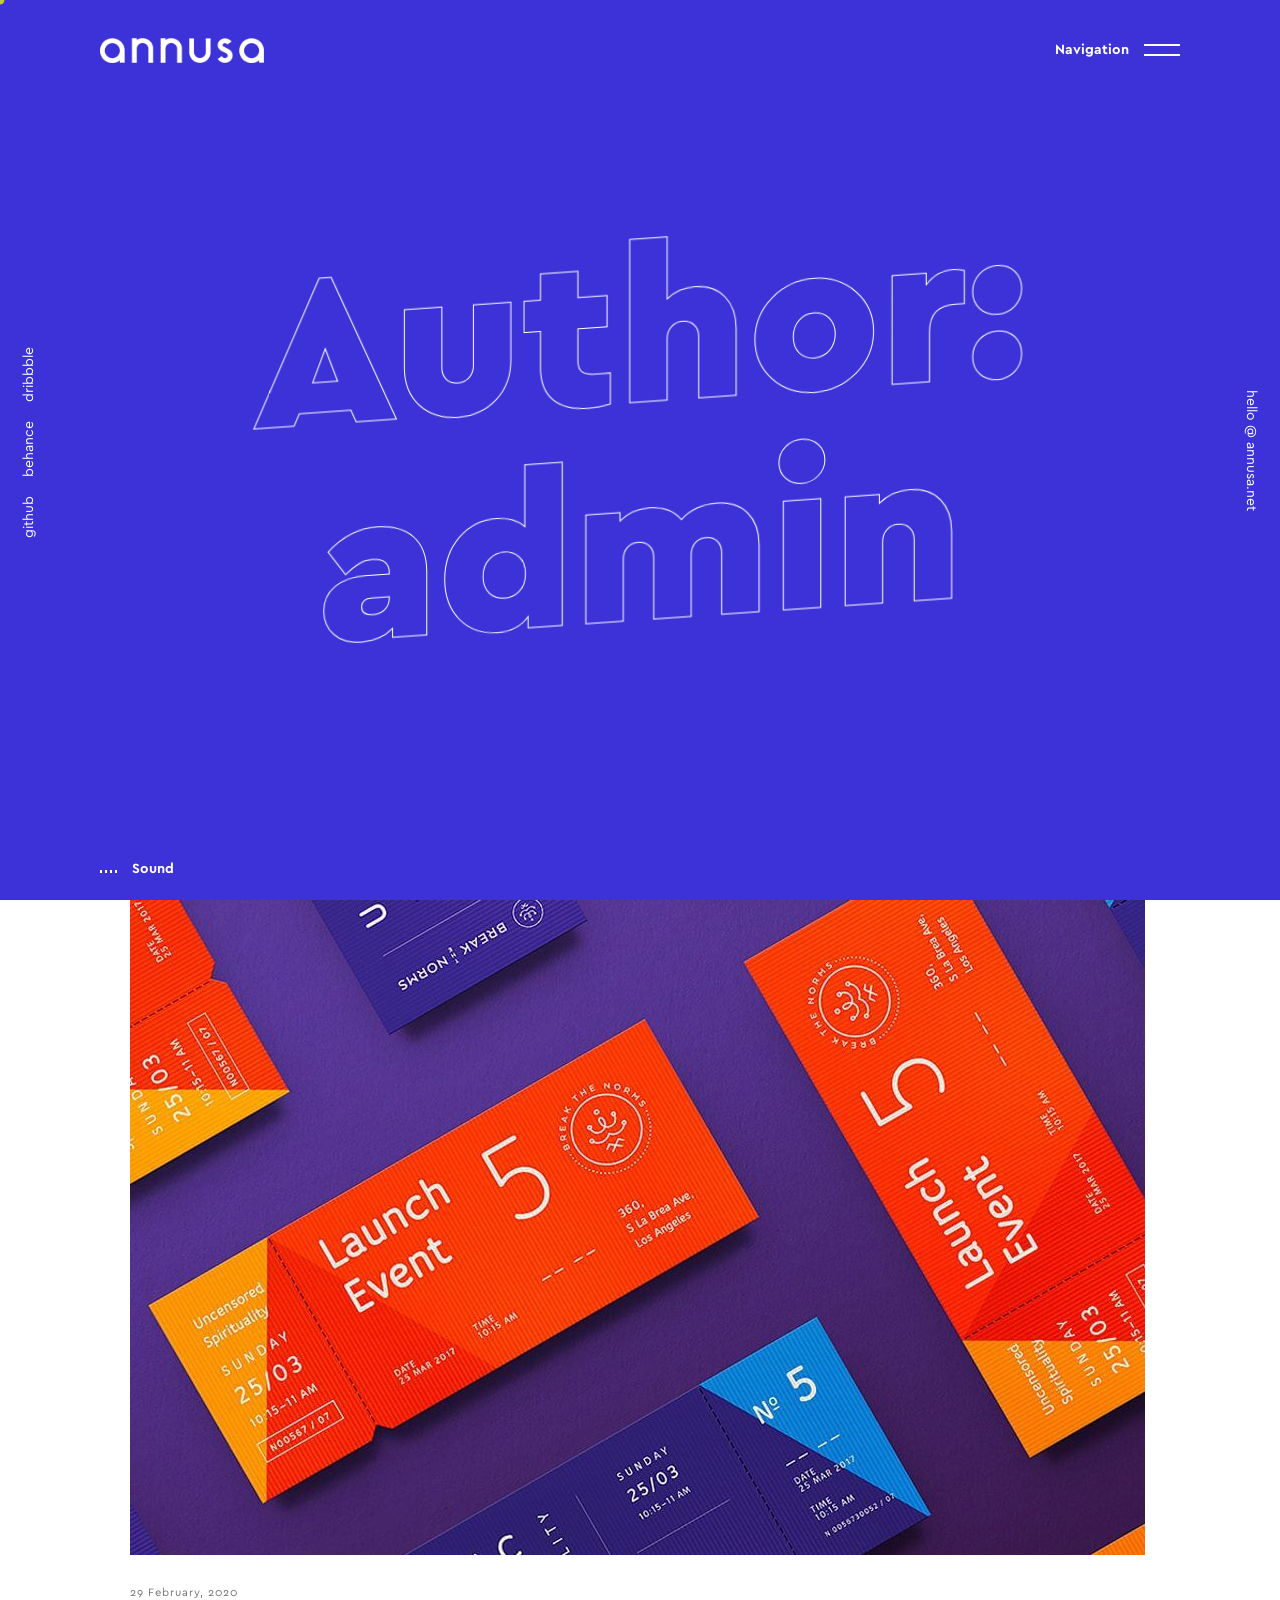
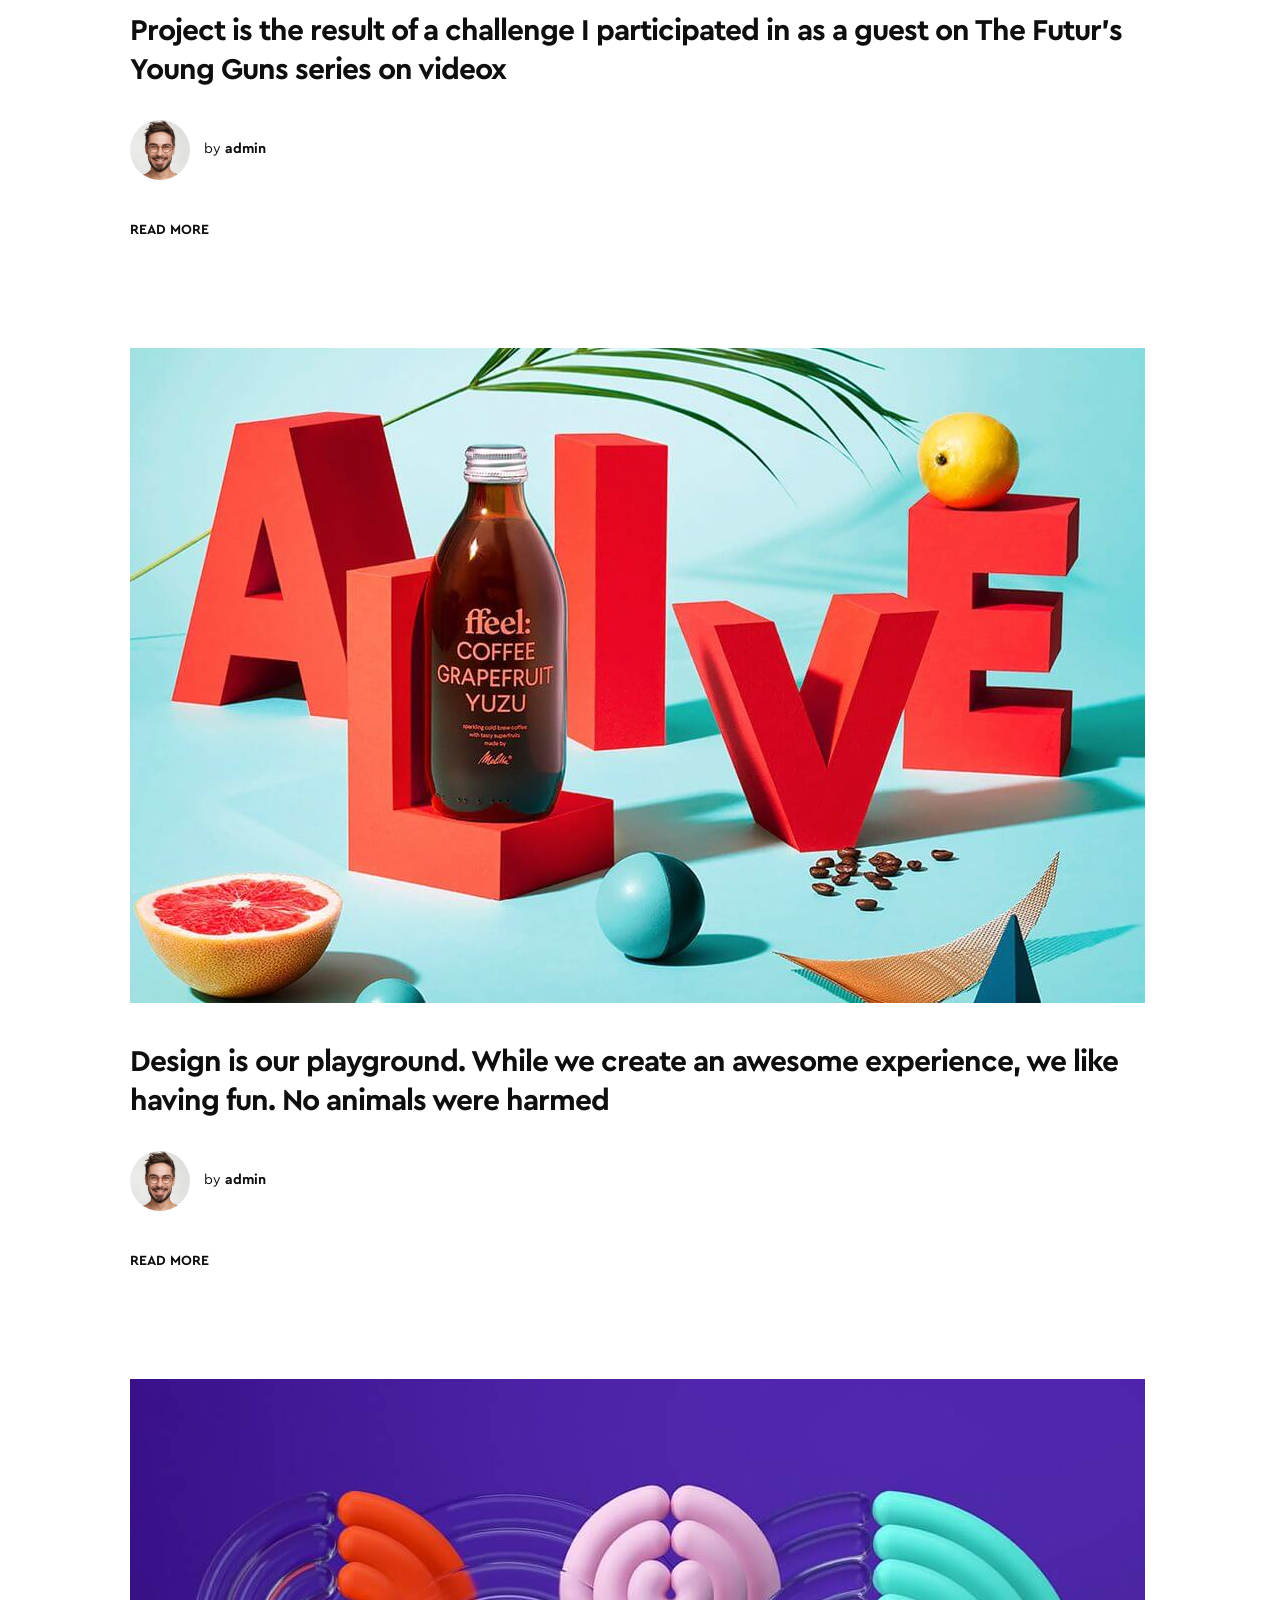
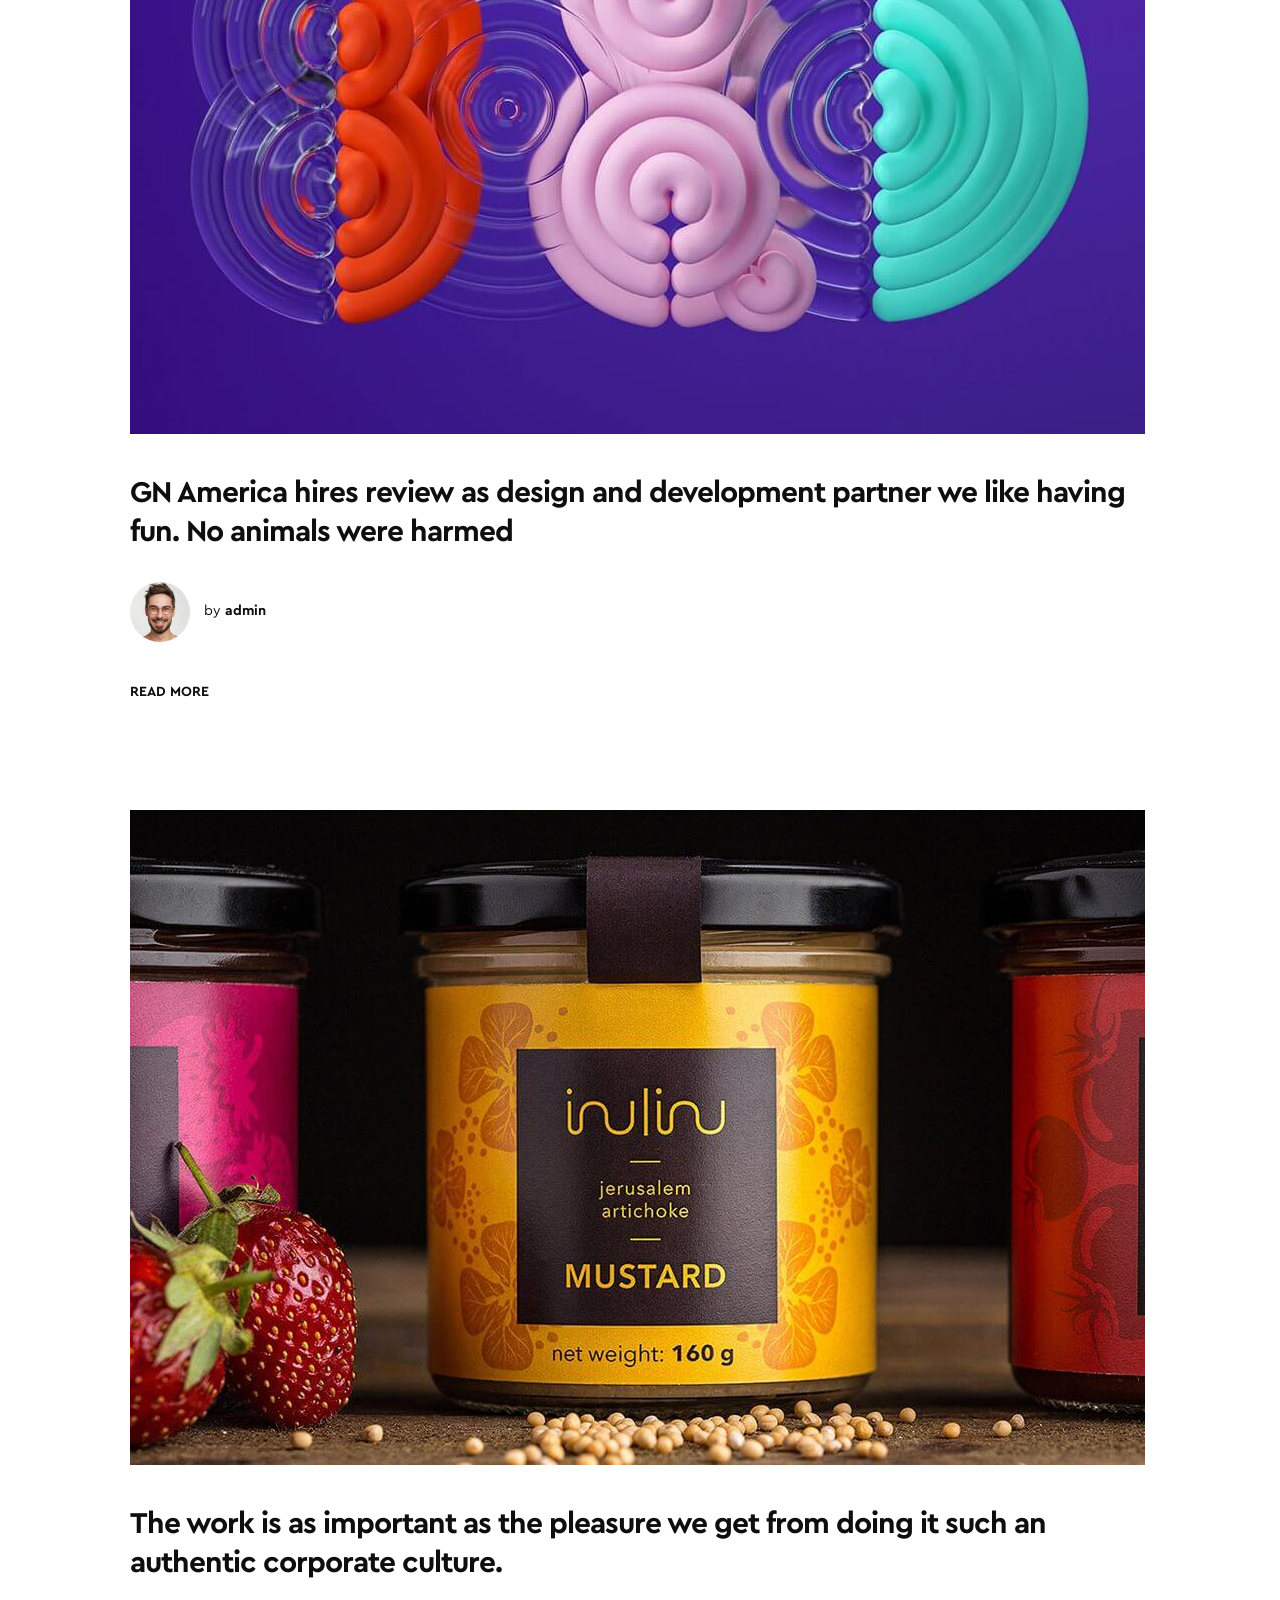
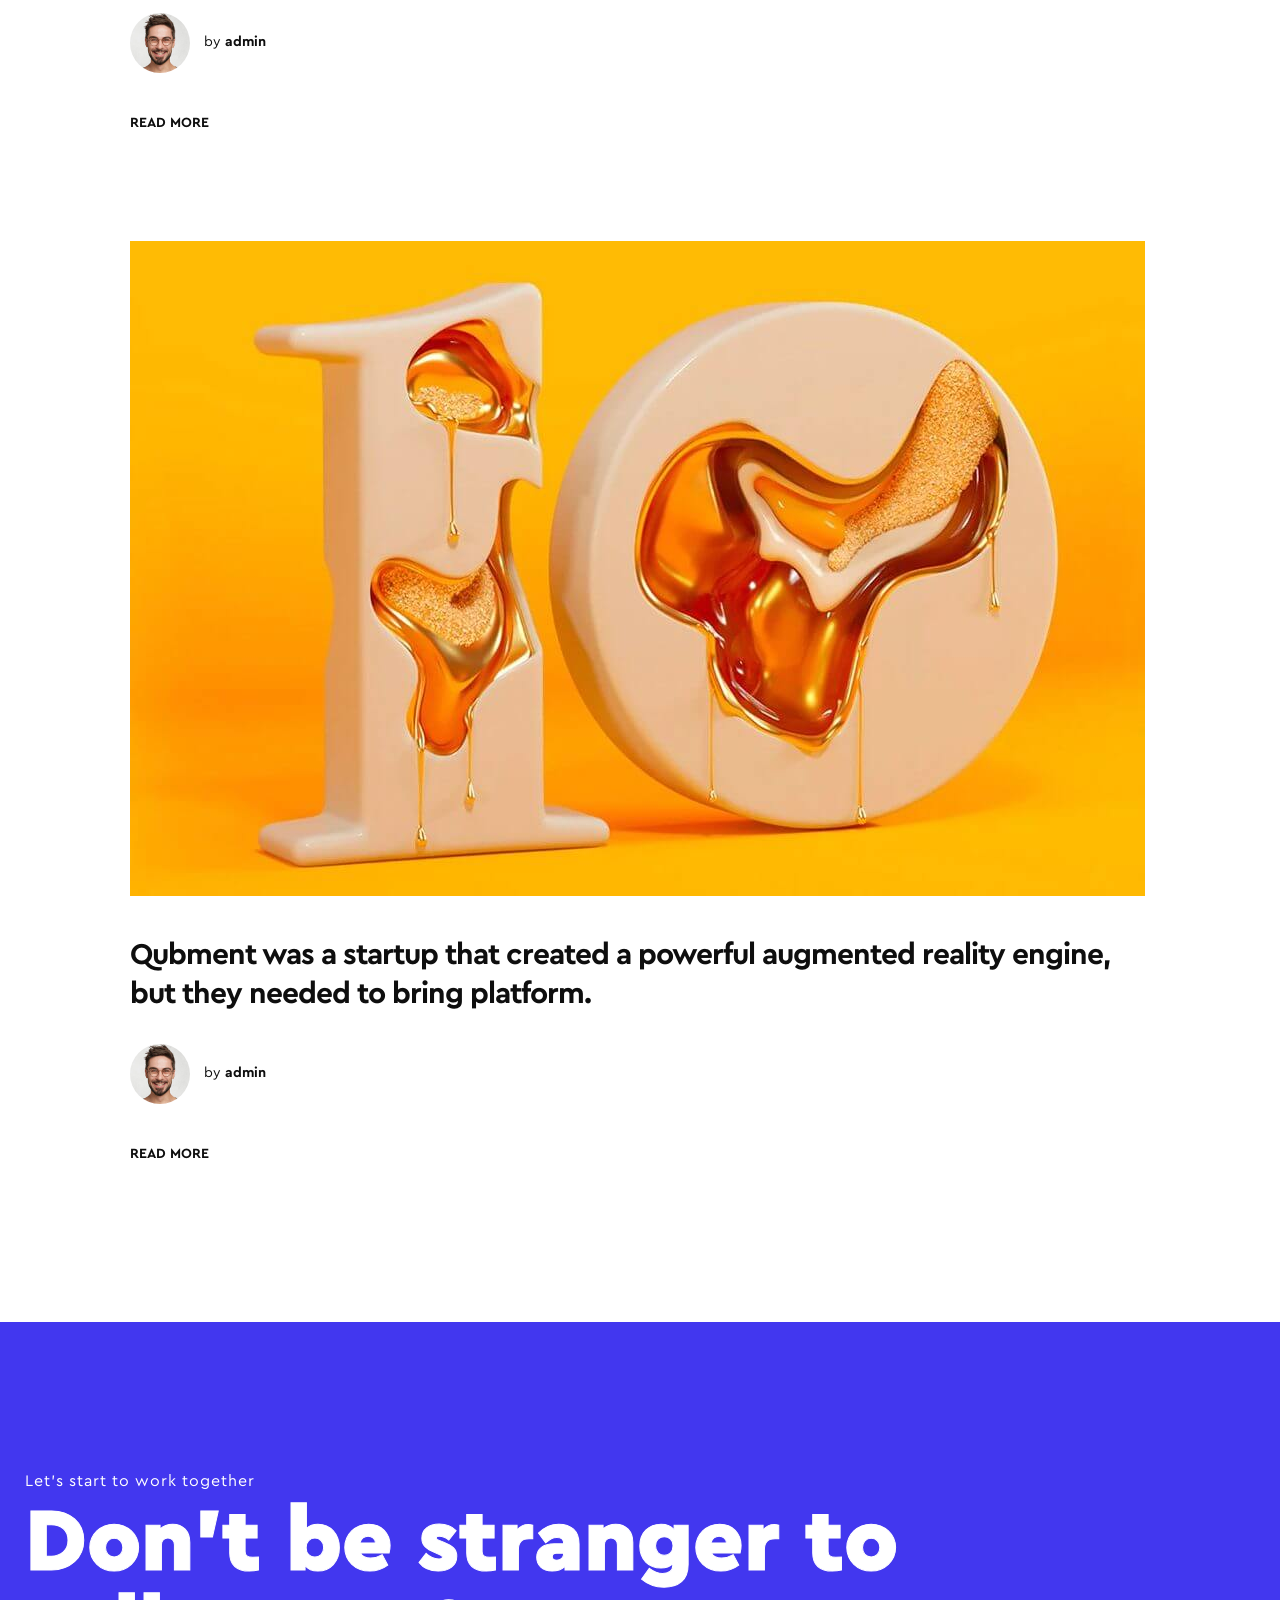
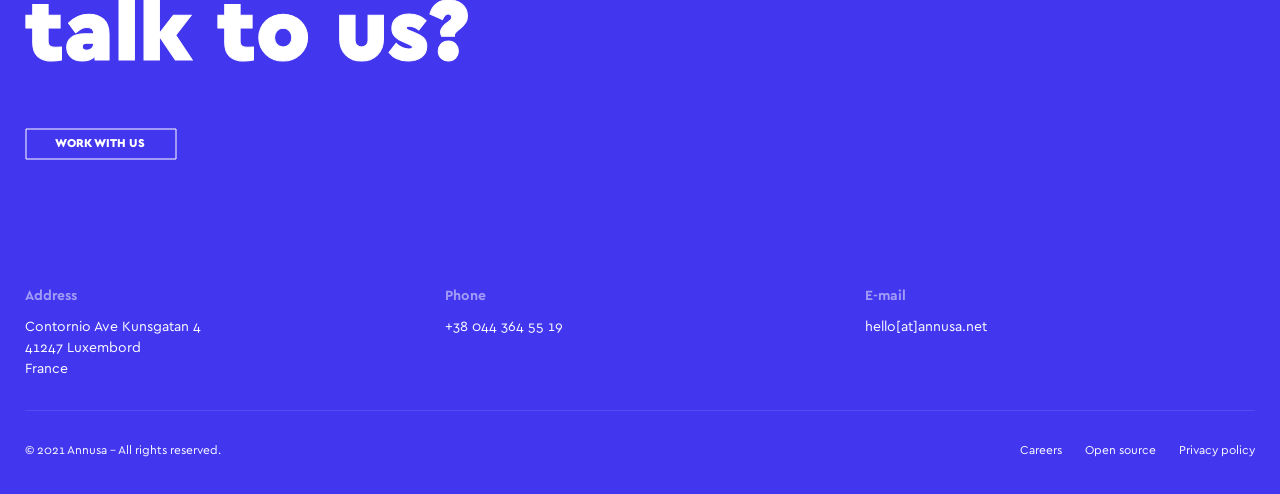
<file: author/admin/index.htm>
﻿<!doctype html>
<html lang="en-US">
<head>
<meta charset="UTF-8">
<meta name="viewport" content="width=device-width, initial-scale=1">
<link rel="profile" href="../../xfn/11.htm">
<title>admin &#8211; Annusa | Modern Digital Bakery</title>
<meta name='robots' content='max-image-preview:large'>
<link rel='dns-prefetch' href='../../index-1.htm'>
<link rel="alternate" type="application/rss+xml" title="Annusa | Modern Digital Bakery &raquo; Feed" href="../../feed/index.htm">
<link rel="alternate" type="application/rss+xml" title="Annusa | Modern Digital Bakery &raquo; Comments Feed" href="../../comments/feed/index.htm">
<link rel="alternate" type="application/rss+xml" title="Annusa | Modern Digital Bakery &raquo; Posts by admin Feed" href="feed/index.htm">
		<script>
			window._wpemojiSettings = {"baseUrl":"https:\/\/s.w.org\/images\/core\/emoji\/13.0.1\/72x72\/","ext":".png","svgUrl":"https:\/\/s.w.org\/images\/core\/emoji\/13.0.1\/svg\/","svgExt":".svg","source":{"concatemoji":"http:\/\/annusa.themezinho.net\/wp-includes\/js\/wp-emoji-release.min.js?ver=5.7.2"}};
			!function(e,a,t){var n,r,o,i=a.createElement("canvas"),p=i.getContext&&i.getContext("2d");function s(e,t){var a=String.fromCharCode;p.clearRect(0,0,i.width,i.height),p.fillText(a.apply(this,e),0,0);e=i.toDataURL();return p.clearRect(0,0,i.width,i.height),p.fillText(a.apply(this,t),0,0),e===i.toDataURL()}function c(e){var t=a.createElement("script");t.src=e,t.defer=t.type="text/javascript",a.getElementsByTagName("head")[0].appendChild(t)}for(o=Array("flag","emoji"),t.supports={everything:!0,everythingExceptFlag:!0},r=0;r<o.length;r++)t.supports[o[r]]=function(e){if(!p||!p.fillText)return!1;switch(p.textBaseline="top",p.font="600 32px Arial",e){case"flag":return s([127987,65039,8205,9895,65039],[127987,65039,8203,9895,65039])?!1:!s([55356,56826,55356,56819],[55356,56826,8203,55356,56819])&&!s([55356,57332,56128,56423,56128,56418,56128,56421,56128,56430,56128,56423,56128,56447],[55356,57332,8203,56128,56423,8203,56128,56418,8203,56128,56421,8203,56128,56430,8203,56128,56423,8203,56128,56447]);case"emoji":return!s([55357,56424,8205,55356,57212],[55357,56424,8203,55356,57212])}return!1}(o[r]),t.supports.everything=t.supports.everything&&t.supports[o[r]],"flag"!==o[r]&&(t.supports.everythingExceptFlag=t.supports.everythingExceptFlag&&t.supports[o[r]]);t.supports.everythingExceptFlag=t.supports.everythingExceptFlag&&!t.supports.flag,t.DOMReady=!1,t.readyCallback=function(){t.DOMReady=!0},t.supports.everything||(n=function(){t.readyCallback()},a.addEventListener?(a.addEventListener("DOMContentLoaded",n,!1),e.addEventListener("load",n,!1)):(e.attachEvent("onload",n),a.attachEvent("onreadystatechange",function(){"complete"===a.readyState&&t.readyCallback()})),(n=t.source||{}).concatemoji?c(n.concatemoji):n.wpemoji&&n.twemoji&&(c(n.twemoji),c(n.wpemoji)))}(window,document,window._wpemojiSettings);
		</script>
		<style>
img.wp-smiley,
img.emoji {
	display: inline !important;
	border: none !important;
	box-shadow: none !important;
	height: 1em !important;
	width: 1em !important;
	margin: 0 .07em !important;
	vertical-align: -0.1em !important;
	background: none !important;
	padding: 0 !important;
}
</style>
	<link rel='stylesheet' id='wp-block-library-css' href='../../wp-includes/css/dist/block-library/style.min.css?ver=5.7.2' media='all'>
<link rel='stylesheet' id='contact-form-7-css' href='../../wp-content/plugins/contact-form-7/includes/css/styles.css?ver=5.4' media='all'>
<link rel='stylesheet' id='annusa-bundle-css' href='../../wp-content/themes/annusa/css/bundle.min.css?ver=5.7.2' media='all'>
<link rel='stylesheet' id='bootsrap-css' href='../../wp-content/themes/annusa/css/bootstrap.min.css?ver=5.7.2' media='all'>
<link rel='stylesheet' id='annusa-main-style-css' href='../../wp-content/themes/annusa/css/style.css?ver=5.7.2' media='all'>
<link rel='stylesheet' id='annusa-stylesheet-css' href='../../wp-content/themes/annusa/style.css?ver=5.7.2' media='all'>
<script id='comments-js-extra'>
var comment_data = {"name":"Name is required","email":"Email is required","comment":"Comment is required"};
</script>
<script src='../../wp-content/themes/annusa/js/comments.js?ver=5.7.2' id='comments-js'></script>
<script src='../../wp-includes/js/jquery/jquery.min.js?ver=3.5.1' id='jquery-core-js'></script>
<script src='../../wp-includes/js/jquery/jquery-migrate.min.js?ver=3.3.2' id='jquery-migrate-js'></script>
<link rel="https://api.w.org/" href="../../wp-json/index.htm.json"><link rel="alternate" type="application/json" href="../../wp-json/wp/v2/users/1.json"><link rel="EditURI" type="application/rsd+xml" title="RSD" href="../../xmlrpc.php.xml?rsd">
<link rel="wlwmanifest" type="application/wlwmanifest+xml" href="../../wp-includes/wlwmanifest.xml"> 
<meta name="generator" content="WordPress 5.7.2">
<meta name="generator" content="Powered by WPBakery Page Builder - drag and drop page builder for WordPress.">
<noscript><style> .wpb_animate_when_almost_visible { opacity: 1; }</style></noscript></head>
<body class="archive author author-admin author-1 hfeed body-sandwich-menu wpb-js-composer js-comp-ver-6.6.0 vc_responsive">
<div class="cursor js-cursor"></div>
<div class="preloader" id="preloader"> <span></span> <span></span> <span></span> <span></span>
  <div class="inner">
    <canvas class="progress-bar" id="progress-bar" width="400" height="400"></canvas>
    <img src="../../wp-content/uploads/2020/02/logo@2x.png" alt="Annusa | Modern Digital Bakery"> </div>
</div>
<!-- end preloader -->

<div class="page-transition"> <span></span> <span></span> <span></span> <span></span> </div>
<!-- end page-transition -->
<div class="menu-main-menu-container"><ul id="menu-main-menu" class="menu-container"><li class='menu-item'><i></i><div><a href="../../index.htm" data-text="Home">Home</a></div></li>
<li class='menu-item'><i></i><div><a href="../../studio/index.htm" data-text="Studio">Studio</a></div></li>
<li class='menu-item'><i></i><div><a href="../../cases/index.htm" data-text="Cases">Cases</a></div></li>
<li class='menu-item'><i></i><div><a href="../../blog/index.htm" data-text="Blog">Blog</a></div></li>
<li class='menu-item'><i></i><div><a href="../../hello/index.htm" data-text="Hello">Hello</a></div></li>
</ul></div><nav class="navbar">
  <div class="logo"><a href="../../index.htm"><img src="../../wp-content/uploads/2020/02/logo.png" srcset="../../wp-content/uploads/2020/02/logo@2x.png" alt="Annusa | Modern Digital Bakery"></a></div>
        <span class="menu-text">Navigation</span>
  <div class="sandwich-menu">
    <div class="sandwich">
      <div class="sand"> <span></span> <span></span> </div>
      <div class="closed"> <span></span> <span></span> </div>
    </div>
  </div>
    </nav>
            <header class="page-header" style="background: #4237ef;">

				
				
				
				
				
				
				                    <div class="video-bg">
                        <video src="../../wp-content/uploads/2020/02/video01.mp4" muted="" loop="" playsinline="" autoplay=""></video>
                    </div>
				                <div class="container">
					<div class="row">
						<div class="col-12">
                    <h1>Author: admin</h1>

												</div>
						</div>
                </div>
				
				
				
				
				
				 				
                               		<aside class="left-side">
    <div class="social-links">
      <ul>
                                                                                    <li>
                                                <a href="#" title="github" target="_blank" rel="noreferrer" data-text="github">github</a>
                                            </li>
                                                                                    <li>
                                                <a href="#" title="behance" target="_blank" rel="noreferrer" data-text="behance">behance</a>
                                            </li>
                                                                                    <li>
                                                <a href="#" title="dribbble" target="_blank" rel="noreferrer" data-text="dribbble">dribbble</a>
                                            </li>
                                                                             </ul>
    </div>
    <!-- end social-links --> 
  </aside>
				
								
				
				
				                               		<aside class="right-side">
                                                                                   
                                                <a href="#" title="hello @ annusa.net" data-text="hello @ annusa.net">hello @ annusa.net</a>
                                            
                                        
   </aside>
				
								
				
				
				

                                    <div class="bottom-bar">
                       <div class="audio">
						 <div class="sound">
      <div class="equalizer"> <span></span> <span></span> <span></span> <span></span> </div>
      <!-- end equalizer --> 
							 
						
							 
							 
							 
				
				 				
                               		<b>Sound</b>
                                        
				
											 
							 
						   
						   
						   </div>
    <!-- end sound -->
						</div>
						
                       
												
						
						
						
						                     </div>
                            </header>
            <!-- end navbar -->
			<main>
  <section class="content-section">
    <div class="container">
      <div class="row justify-content-center">
                <div class="col-lg-10">
          


<div id="post-139" class="blog-post post-139 post type-post status-publish format-standard has-post-thumbnail hentry category-uncategorized">
	    <figure class="post-image wow reveal-effect masker">
        
		

           <img src="../../wp-content/uploads/2020/02/blog05-1015x655.jpg.jfif" alt="Project is the result of a challenge I participated in as a guest on The Futur&#8217;s Young Guns series on videox">
           
        </figure>
        
	
	
	<div class="post-content wow fadeInUp">
		<div class="post-inner">
			<small class="post-date">29 February, 2020</small>
			 <h3 class="post-title"><a href="../../2020/02/29/project-is-the-result-of-a-challenge-i-participated-in-as-a-guest-on-the-futurs-young-guns-series-on-videox/index.htm">Project is the result of a challenge I participated in as a guest on The Futur&#8217;s Young Guns series on videox</a></h3>
        <div class="author post-author"><a class="author-link-thumb" href="index.htm"><img src="../../wp-content/uploads/2020/03/author01.jpg.jfif" alt="admin"></a> <span> by <a class="author-link" href="index.htm"><strong>admin</strong></a></span></div>
      
        
	              <div class="post-link">
                <a href="../../2020/02/29/project-is-the-result-of-a-challenge-i-participated-in-as-a-guest-on-the-futurs-young-guns-series-on-videox/index.htm" title="Project is the result of a challenge I participated in as a guest on The Futur&#8217;s Young Guns series on videox" data-text="READ MORE">READ MORE</a>
            </div>
			<!-- end post-link -->
        			
			

    </div>
		<!-- end post-inner -->
	</div>
	<!-- end post-content -->
	
	
</div>
<!-- end blog-post -->



<div id="post-137" class="blog-post post-137 post type-post status-publish format-standard has-post-thumbnail hentry category-uncategorized">
	    <figure class="post-image wow reveal-effect masker">
        
		

           <img src="../../wp-content/uploads/2020/02/blog04-1015x655.jpg.jfif" alt="Design is our playground. While we create an awesome experience, we like having fun. No animals were harmed">
           
        </figure>
        
	
	
	<div class="post-content wow fadeInUp">
		<div class="post-inner">
			<small class="post-date"></small>
			 <h3 class="post-title"><a href="../../2020/02/29/design-is-our-playground-while-we-create-an-awesome-experience-we-like-having-fun-no-animals-were-harmed/index.htm">Design is our playground. While we create an awesome experience, we like having fun. No animals were harmed</a></h3>
        <div class="author post-author"><a class="author-link-thumb" href="index.htm"><img src="../../wp-content/uploads/2020/03/author01.jpg.jfif" alt="admin"></a> <span> by <a class="author-link" href="index.htm"><strong>admin</strong></a></span></div>
      
        
	              <div class="post-link">
                <a href="../../2020/02/29/design-is-our-playground-while-we-create-an-awesome-experience-we-like-having-fun-no-animals-were-harmed/index.htm" title="Design is our playground. While we create an awesome experience, we like having fun. No animals were harmed" data-text="READ MORE">READ MORE</a>
            </div>
			<!-- end post-link -->
        			
			

    </div>
		<!-- end post-inner -->
	</div>
	<!-- end post-content -->
	
	
</div>
<!-- end blog-post -->



<div id="post-135" class="blog-post post-135 post type-post status-publish format-standard has-post-thumbnail hentry category-uncategorized">
	    <figure class="post-image wow reveal-effect masker">
        
		

           <img src="../../wp-content/uploads/2020/02/blog03-1015x655.jpg.jfif" alt="GN America hires review as design and development partner we like having fun. No animals were harmed">
           
        </figure>
        
	
	
	<div class="post-content wow fadeInUp">
		<div class="post-inner">
			<small class="post-date"></small>
			 <h3 class="post-title"><a href="../../2020/02/29/gn-america-hires-review-as-design-and-development-partner-we-like-having-fun-no-animals-were-harmed/index.htm">GN America hires review as design and development partner we like having fun. No animals were harmed</a></h3>
        <div class="author post-author"><a class="author-link-thumb" href="index.htm"><img src="../../wp-content/uploads/2020/03/author01.jpg.jfif" alt="admin"></a> <span> by <a class="author-link" href="index.htm"><strong>admin</strong></a></span></div>
      
        
	              <div class="post-link">
                <a href="../../2020/02/29/gn-america-hires-review-as-design-and-development-partner-we-like-having-fun-no-animals-were-harmed/index.htm" title="GN America hires review as design and development partner we like having fun. No animals were harmed" data-text="READ MORE">READ MORE</a>
            </div>
			<!-- end post-link -->
        			
			

    </div>
		<!-- end post-inner -->
	</div>
	<!-- end post-content -->
	
	
</div>
<!-- end blog-post -->



<div id="post-133" class="blog-post post-133 post type-post status-publish format-standard has-post-thumbnail hentry category-uncategorized">
	    <figure class="post-image wow reveal-effect masker">
        
		

           <img src="../../wp-content/uploads/2020/02/blog02-1015x655.jpg.jfif" alt="The work is as important as the pleasure we get from doing it such an authentic corporate culture.">
           
        </figure>
        
	
	
	<div class="post-content wow fadeInUp">
		<div class="post-inner">
			<small class="post-date"></small>
			 <h3 class="post-title"><a href="../../2020/02/29/the-work-is-as-important-as-the-pleasure-we-get-from-doing-it-such-an-authentic-corporate-culture/index.htm">The work is as important as the pleasure we get from doing it such an authentic corporate culture.</a></h3>
        <div class="author post-author"><a class="author-link-thumb" href="index.htm"><img src="../../wp-content/uploads/2020/03/author01.jpg.jfif" alt="admin"></a> <span> by <a class="author-link" href="index.htm"><strong>admin</strong></a></span></div>
      
        
	              <div class="post-link">
                <a href="../../2020/02/29/the-work-is-as-important-as-the-pleasure-we-get-from-doing-it-such-an-authentic-corporate-culture/index.htm" title="The work is as important as the pleasure we get from doing it such an authentic corporate culture." data-text="READ MORE">READ MORE</a>
            </div>
			<!-- end post-link -->
        			
			

    </div>
		<!-- end post-inner -->
	</div>
	<!-- end post-content -->
	
	
</div>
<!-- end blog-post -->



<div id="post-119" class="blog-post post-119 post type-post status-publish format-standard has-post-thumbnail hentry category-uncategorized">
	    <figure class="post-image wow reveal-effect masker">
        
		

           <img src="../../wp-content/uploads/2020/02/blog01-1015x655.jpg.jfif" alt="Qubment was a startup that created a powerful augmented reality engine, but they needed to bring platform.">
           
        </figure>
        
	
	
	<div class="post-content wow fadeInUp">
		<div class="post-inner">
			<small class="post-date"></small>
			 <h3 class="post-title"><a href="../../2020/02/29/qubment-was-a-startup-that-created-a-powerful-augmented-reality-engine-but-they-needed-to-bring-platform/index.htm">Qubment was a startup that created a powerful augmented reality engine, but they needed to bring platform.</a></h3>
        <div class="author post-author"><a class="author-link-thumb" href="index.htm"><img src="../../wp-content/uploads/2020/03/author01.jpg.jfif" alt="admin"></a> <span> by <a class="author-link" href="index.htm"><strong>admin</strong></a></span></div>
      
        
	              <div class="post-link">
                <a href="../../2020/02/29/qubment-was-a-startup-that-created-a-powerful-augmented-reality-engine-but-they-needed-to-bring-platform/index.htm" title="Qubment was a startup that created a powerful augmented reality engine, but they needed to bring platform." data-text="READ MORE">READ MORE</a>
            </div>
			<!-- end post-link -->
        			
			

    </div>
		<!-- end post-inner -->
	</div>
	<!-- end post-content -->
	
	
</div>
<!-- end blog-post -->
        </div>
        <!-- end col-8 -->
                      </div>
      <!-- end row --> 
    </div>
    <!-- end container --> 
  </section>
</main>
<!-- end blog -->
<footer class="footer" data-background="&quot;http://annusa.themezinho.net/wp-content/uploads/2020/02/footer-bg.png&quot;" style="background-color: #4237ef">
  <div class="container">
    <div class="row">
            <div class="col-lg-10">
        <div class="work-with-us"> 
			<h6 class="wow" data-splitting="">
			Let's start to work together				</h6>
			<h2 class="wow" data-splitting="">
			Don't be <span>stranger</span> to talk to us?				</h2>
                    <a href="../../hello/index.htm" class="custom-btn wow fadeInUp" title="WORK WITH US">
          <svg>
            <rect width="218" height="56" x="1" y="1" rx="0" fill="none" stroke="#ffffff"></rect>
          </svg>
          <span>WORK WITH US</span> </a>
                  </div>
        <!-- end work-with-us --> 
      </div>
      <!-- end col-10 -->
                        <div class="col-lg-4 wow fadeIn">
        <div class="widget_text widget footer-widget"><div class="textwidget custom-html-widget"><address>
            <small>Address</small>
            <p>Contornio Ave Kunsgatan 4<br>
              41247 Luxembord<br>
              France</p>
            </address></div></div>      </div>
                  <div class="col-lg-4 col-md-6 wow fadeIn">
        <div class="widget_text widget footer-widget"><div class="textwidget custom-html-widget"><address>
        <small>Phone</small>
        <p>+38 044 364 55 19</p>
        </address></div></div>      </div>
                  <div class="col-lg-4 col-md-6 wow fadeIn">
        <div class="widget_text widget footer-widget"><div class="textwidget custom-html-widget"><address>
        <small>E-mail</small>
        <p><a href="#" data-text="hello[at]annusa.net">hello[at]annusa.net</a></p>
        </address></div></div>      </div>
                              <div class="col-12 wow fadeIn">
        <div class="footer-bottom"> <span>&copy; 2021 Annusa - All rights reserved.</span>
          <ul id="menu-footer-menu" class="footer-menu"><li class='menu-item'><i></i><div><a href="#" data-text="Careers">Careers</a></div></li>
<li class='menu-item'><i></i><div><a href="#" data-text="Open source">Open source</a></div></li>
<li class='menu-item'><i></i><div><a href="#" data-text="Privacy policy">Privacy policy</a></div></li>
</ul>        </div>
        <!-- end footer-bottom --> 
      </div>
      <!-- end col-12 -->
          </div>
    <!-- end row --> 
  </div>
  <!-- end container --> 
</footer>
<script src='../../wp-includes/js/dist/vendor/wp-polyfill.min.js?ver=7.4.4' id='wp-polyfill-js'></script>
<script id='wp-polyfill-js-after'>
( 'fetch' in window ) || document.write( '<script src="http://annusa.themezinho.net/wp-includes/js/dist/vendor/wp-polyfill-fetch.min.js?ver=3.0.0"></scr' + 'ipt>' );( document.contains ) || document.write( '<script src="http://annusa.themezinho.net/wp-includes/js/dist/vendor/wp-polyfill-node-contains.min.js?ver=3.42.0"></scr' + 'ipt>' );( window.DOMRect ) || document.write( '<script src="http://annusa.themezinho.net/wp-includes/js/dist/vendor/wp-polyfill-dom-rect.min.js?ver=3.42.0"></scr' + 'ipt>' );( window.URL && window.URL.prototype && window.URLSearchParams ) || document.write( '<script src="http://annusa.themezinho.net/wp-includes/js/dist/vendor/wp-polyfill-url.min.js?ver=3.6.4"></scr' + 'ipt>' );( window.FormData && window.FormData.prototype.keys ) || document.write( '<script src="http://annusa.themezinho.net/wp-includes/js/dist/vendor/wp-polyfill-formdata.min.js?ver=3.0.12"></scr' + 'ipt>' );( Element.prototype.matches && Element.prototype.closest ) || document.write( '<script src="http://annusa.themezinho.net/wp-includes/js/dist/vendor/wp-polyfill-element-closest.min.js?ver=2.0.2"></scr' + 'ipt>' );( 'objectFit' in document.documentElement.style ) || document.write( '<script src="http://annusa.themezinho.net/wp-includes/js/dist/vendor/wp-polyfill-object-fit.min.js?ver=2.3.4"></scr' + 'ipt>' );
</script>
<script src='../../wp-includes/js/dist/hooks.min.js?ver=50e23bed88bcb9e6e14023e9961698c1' id='wp-hooks-js'></script>
<script src='../../wp-includes/js/dist/i18n.min.js?ver=db9a9a37da262883343e941c3731bc67' id='wp-i18n-js'></script>
<script id='wp-i18n-js-after'>
wp.i18n.setLocaleData( { 'text direction\u0004ltr': [ 'ltr' ] } );
</script>
<script src='../../wp-includes/js/dist/vendor/lodash.min.js?ver=4.17.19' id='lodash-js'></script>
<script id='lodash-js-after'>
window.lodash = _.noConflict();
</script>
<script src='../../wp-includes/js/dist/url.min.js?ver=0ac7e0472c46121366e7ce07244be1ac' id='wp-url-js'></script>
<script id='wp-api-fetch-js-translations'>
( function( domain, translations ) {
	var localeData = translations.locale_data[ domain ] || translations.locale_data.messages;
	localeData[""].domain = domain;
	wp.i18n.setLocaleData( localeData, domain );
} )( "default", { "locale_data": { "messages": { "": {} } } } );
</script>
<script src='../../wp-includes/js/dist/api-fetch.min.js?ver=a783d1f442d2abefc7d6dbd156a44561' id='wp-api-fetch-js'></script>
<script id='wp-api-fetch-js-after'>
wp.apiFetch.use( wp.apiFetch.createRootURLMiddleware( "http://annusa.themezinho.net/wp-json/" ) );
wp.apiFetch.nonceMiddleware = wp.apiFetch.createNonceMiddleware( "341d191ea9" );
wp.apiFetch.use( wp.apiFetch.nonceMiddleware );
wp.apiFetch.use( wp.apiFetch.mediaUploadMiddleware );
wp.apiFetch.nonceEndpoint = "http://annusa.themezinho.net/wp-admin/admin-ajax.php?action=rest-nonce";
</script>
<script id='contact-form-7-js-extra'>
var wpcf7 = [];
</script>
<script src='../../wp-content/plugins/contact-form-7/includes/js/index.js?ver=5.4' id='contact-form-7-js'></script>
<script src='../../wp-content/themes/annusa/js/bootstrap.min.js?ver=5.7.2' id='bootstrap-js'></script>
<script src='../../wp-content/themes/annusa/js/bundle.js?ver=5.7.2' id='annusa-bundle-js'></script>
<script id='annusa-scripts-js-extra'>
var data = {"pre_loader_typewriter":[],"audio_source":"http:\/\/annusa.themezinho.net\/wp-content\/uploads\/2020\/02\/audio01.mp3","enable_sound_bar":"1"};
</script>
<script src='../../wp-content/themes/annusa/js/scripts.js?ver=5.7.2' id='annusa-scripts-js'></script>
<script src='../../wp-includes/js/wp-embed.min.js?ver=5.7.2' id='wp-embed-js'></script>
</body></html>
</file>
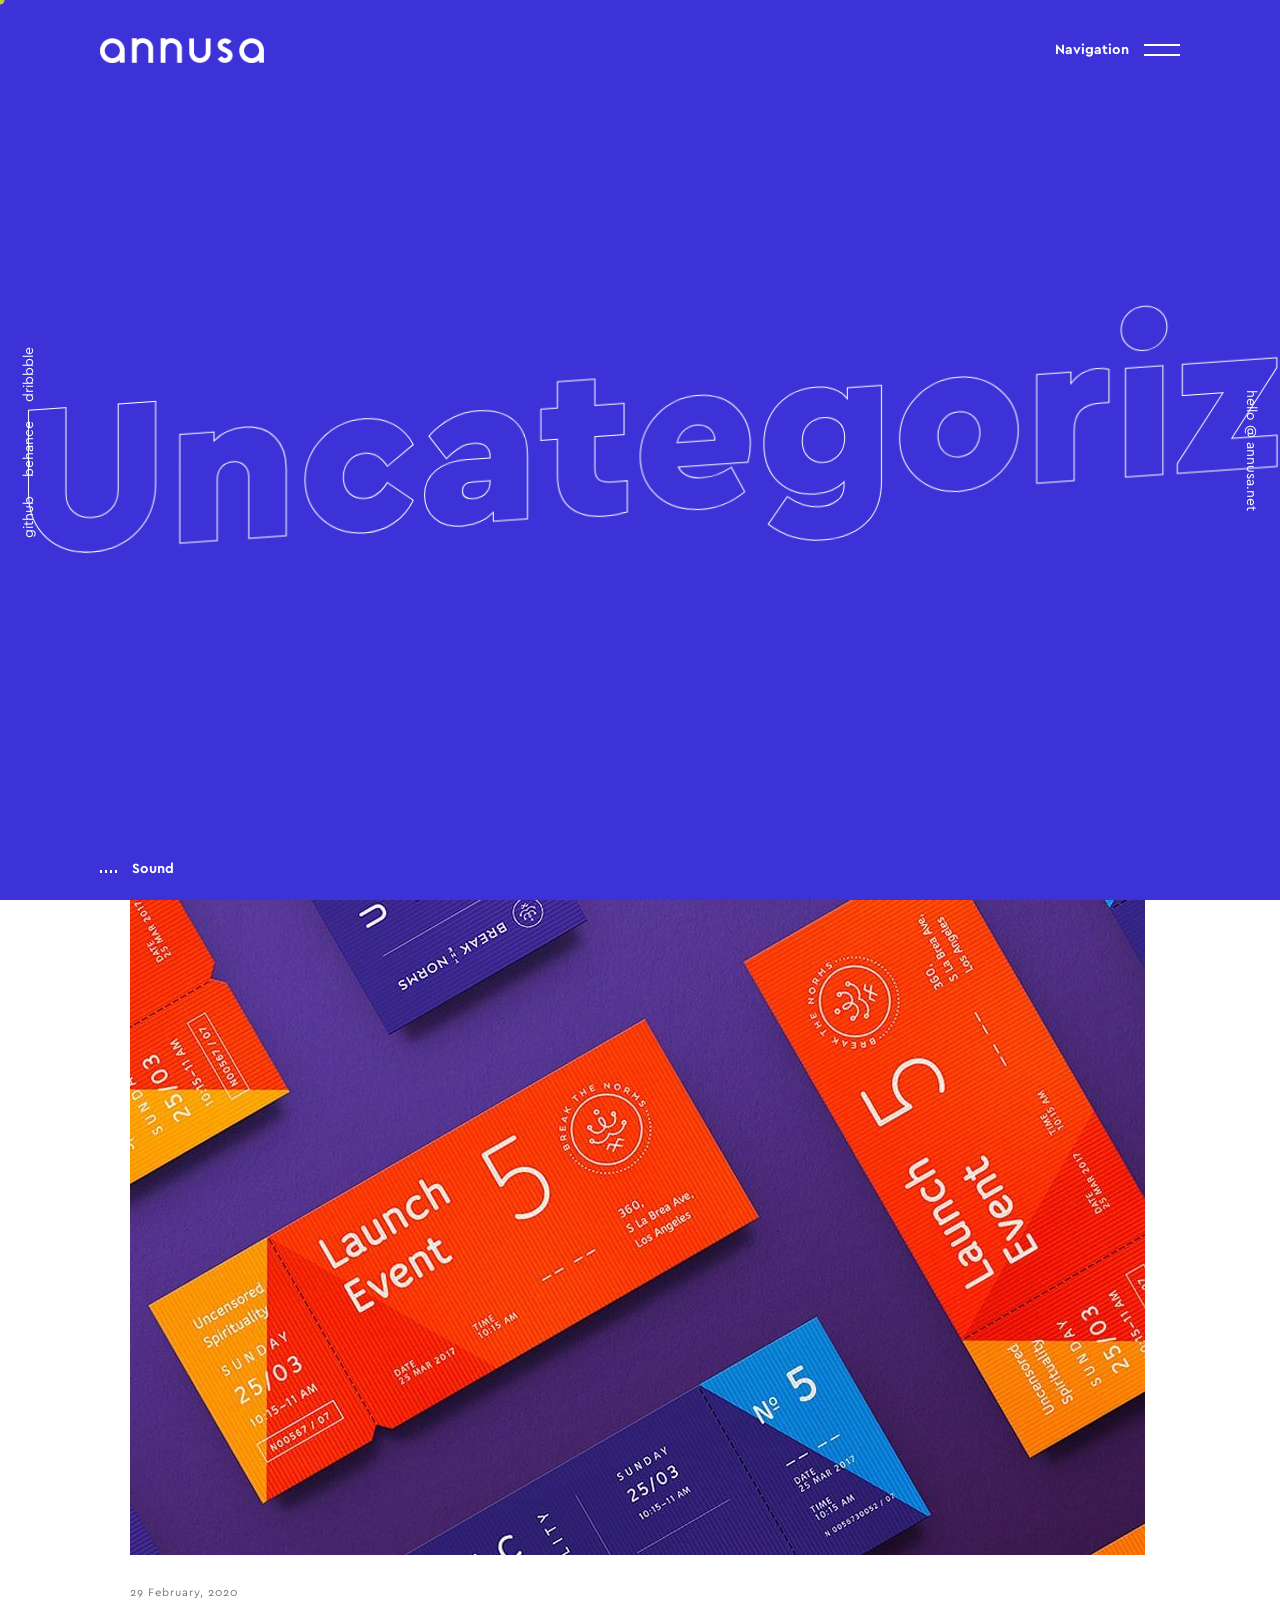
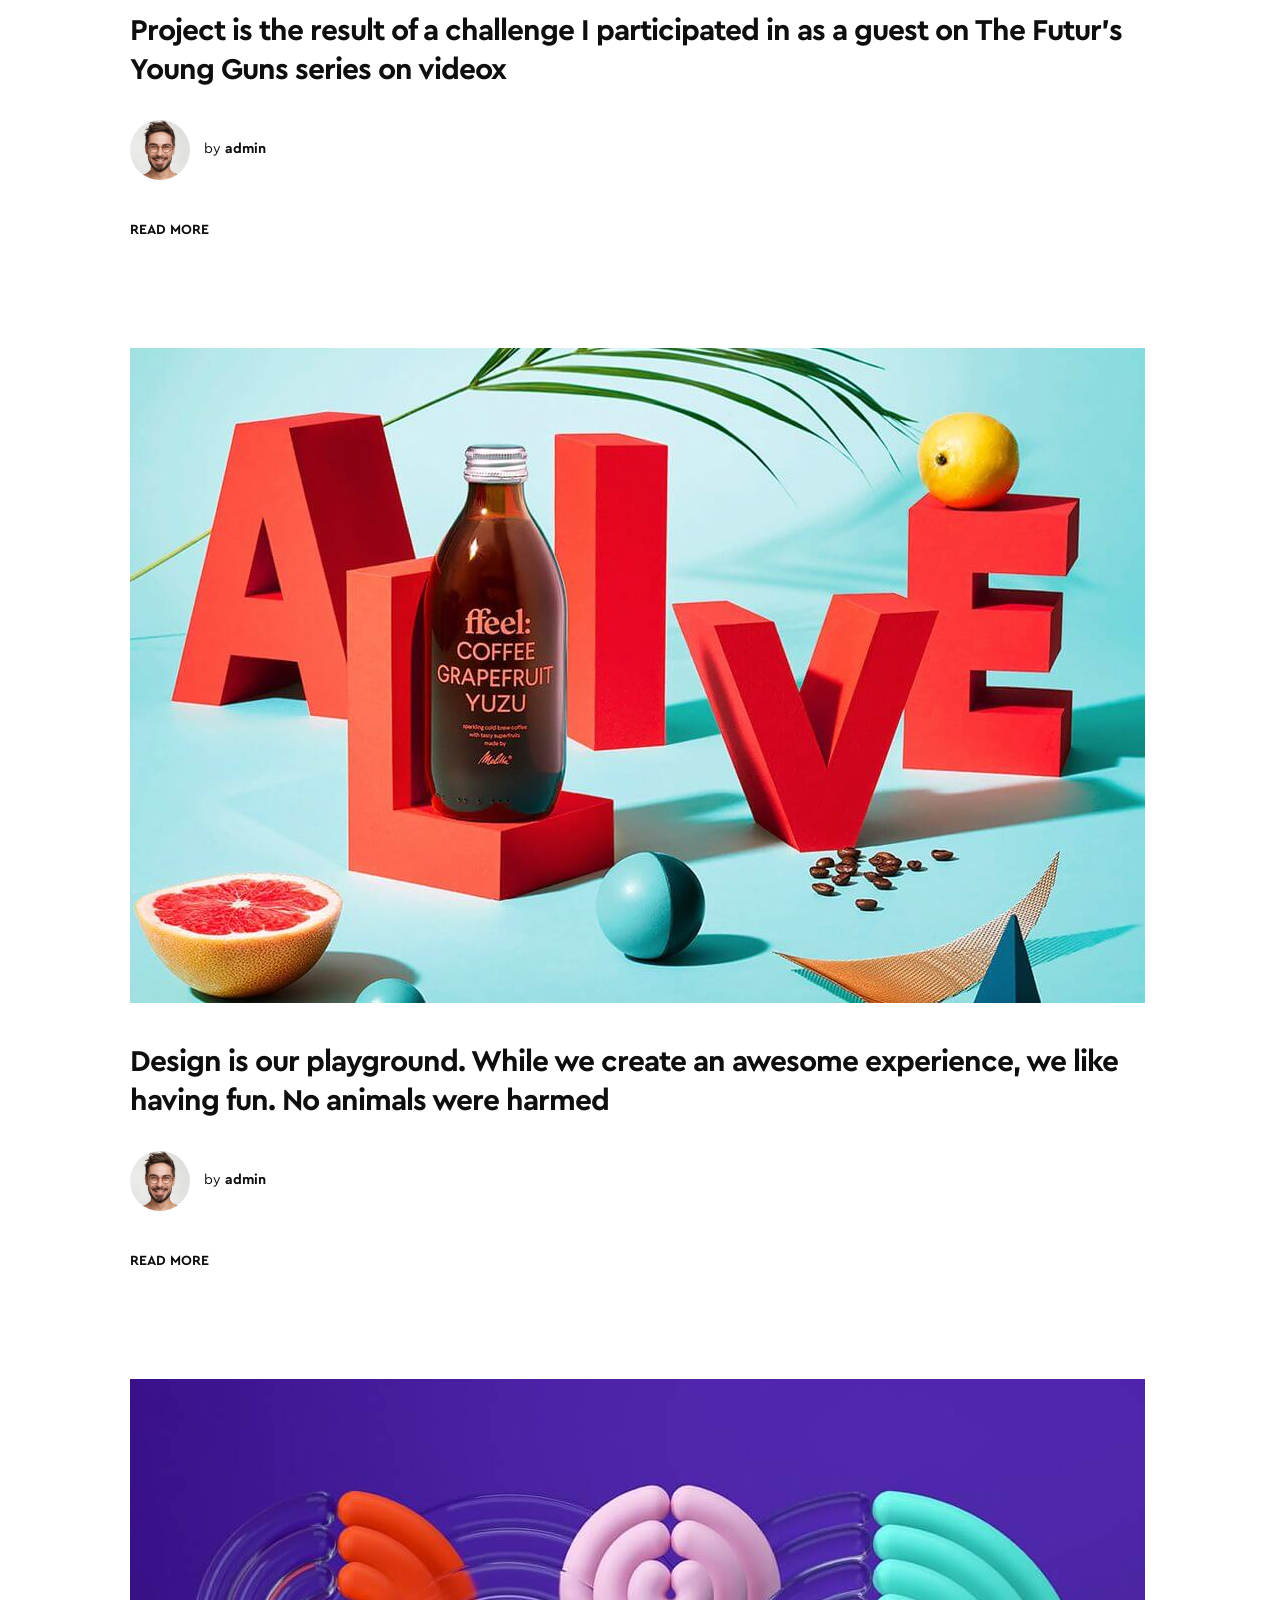
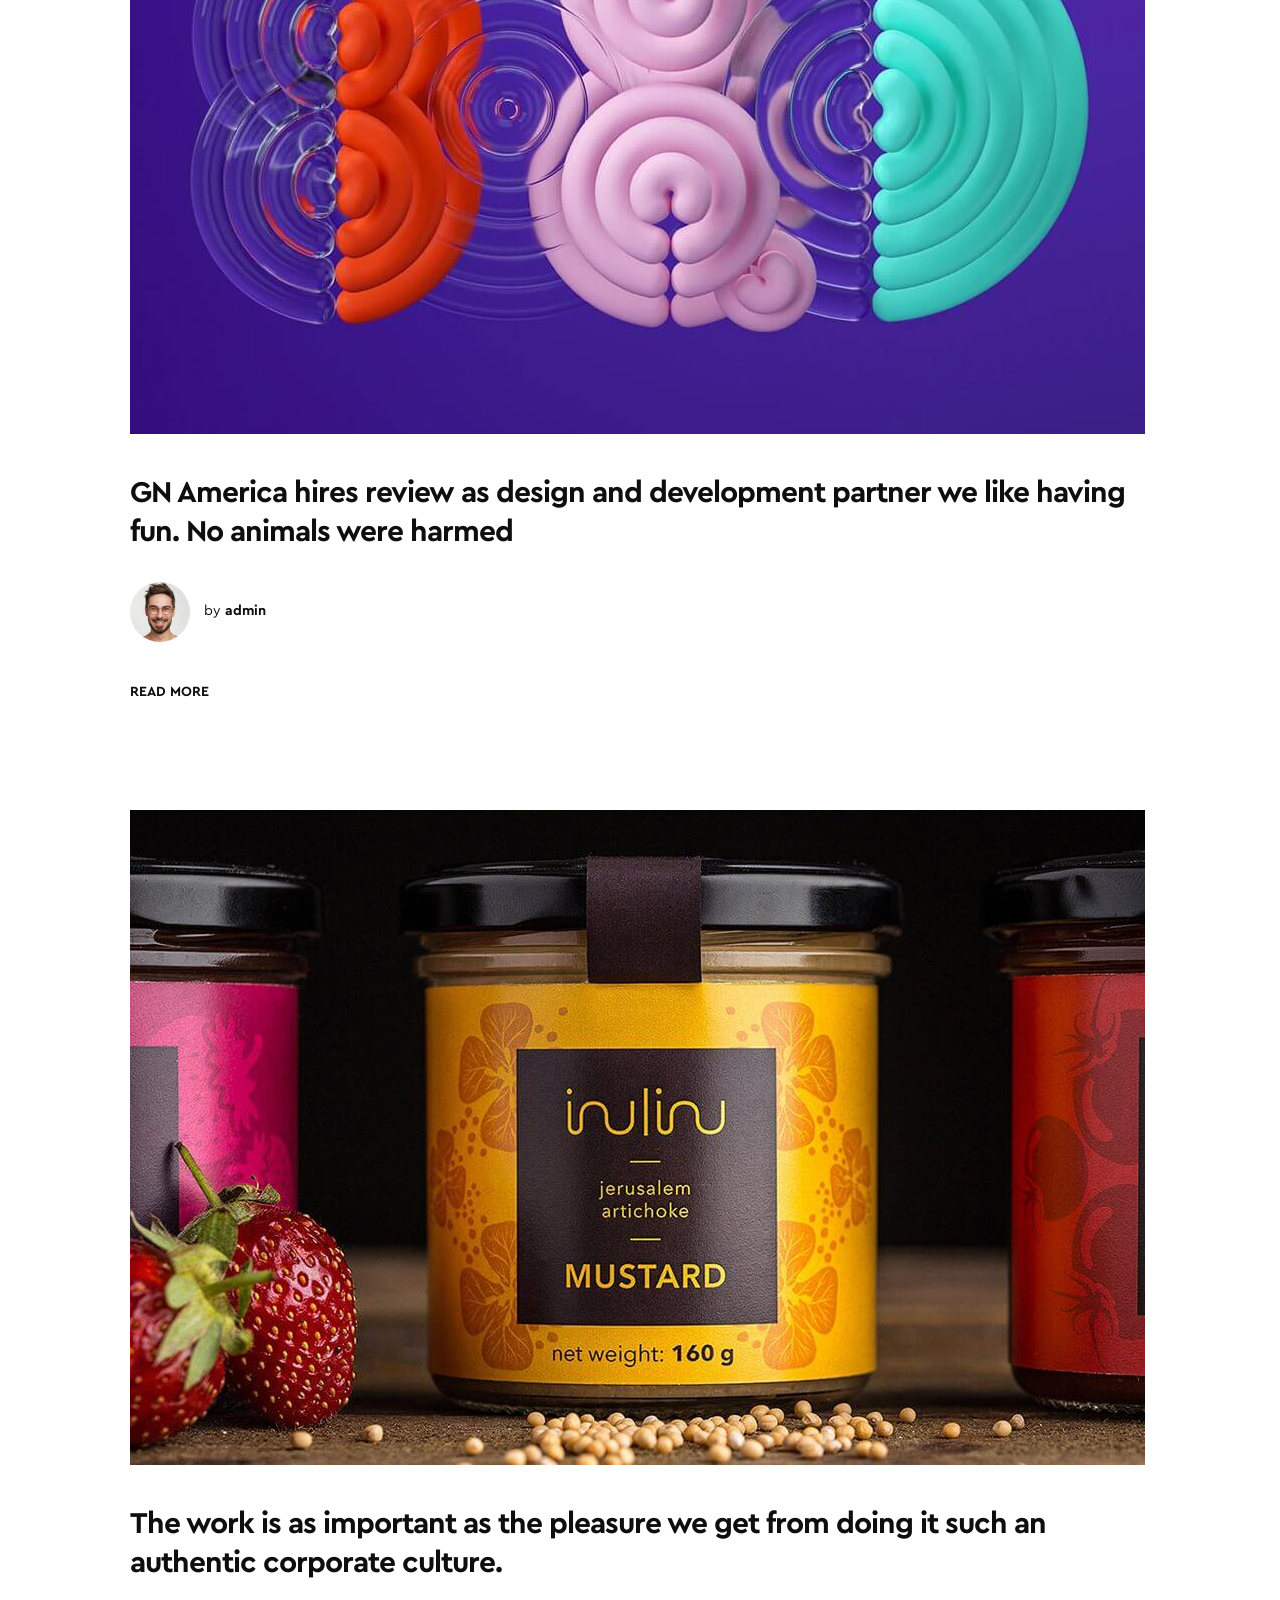
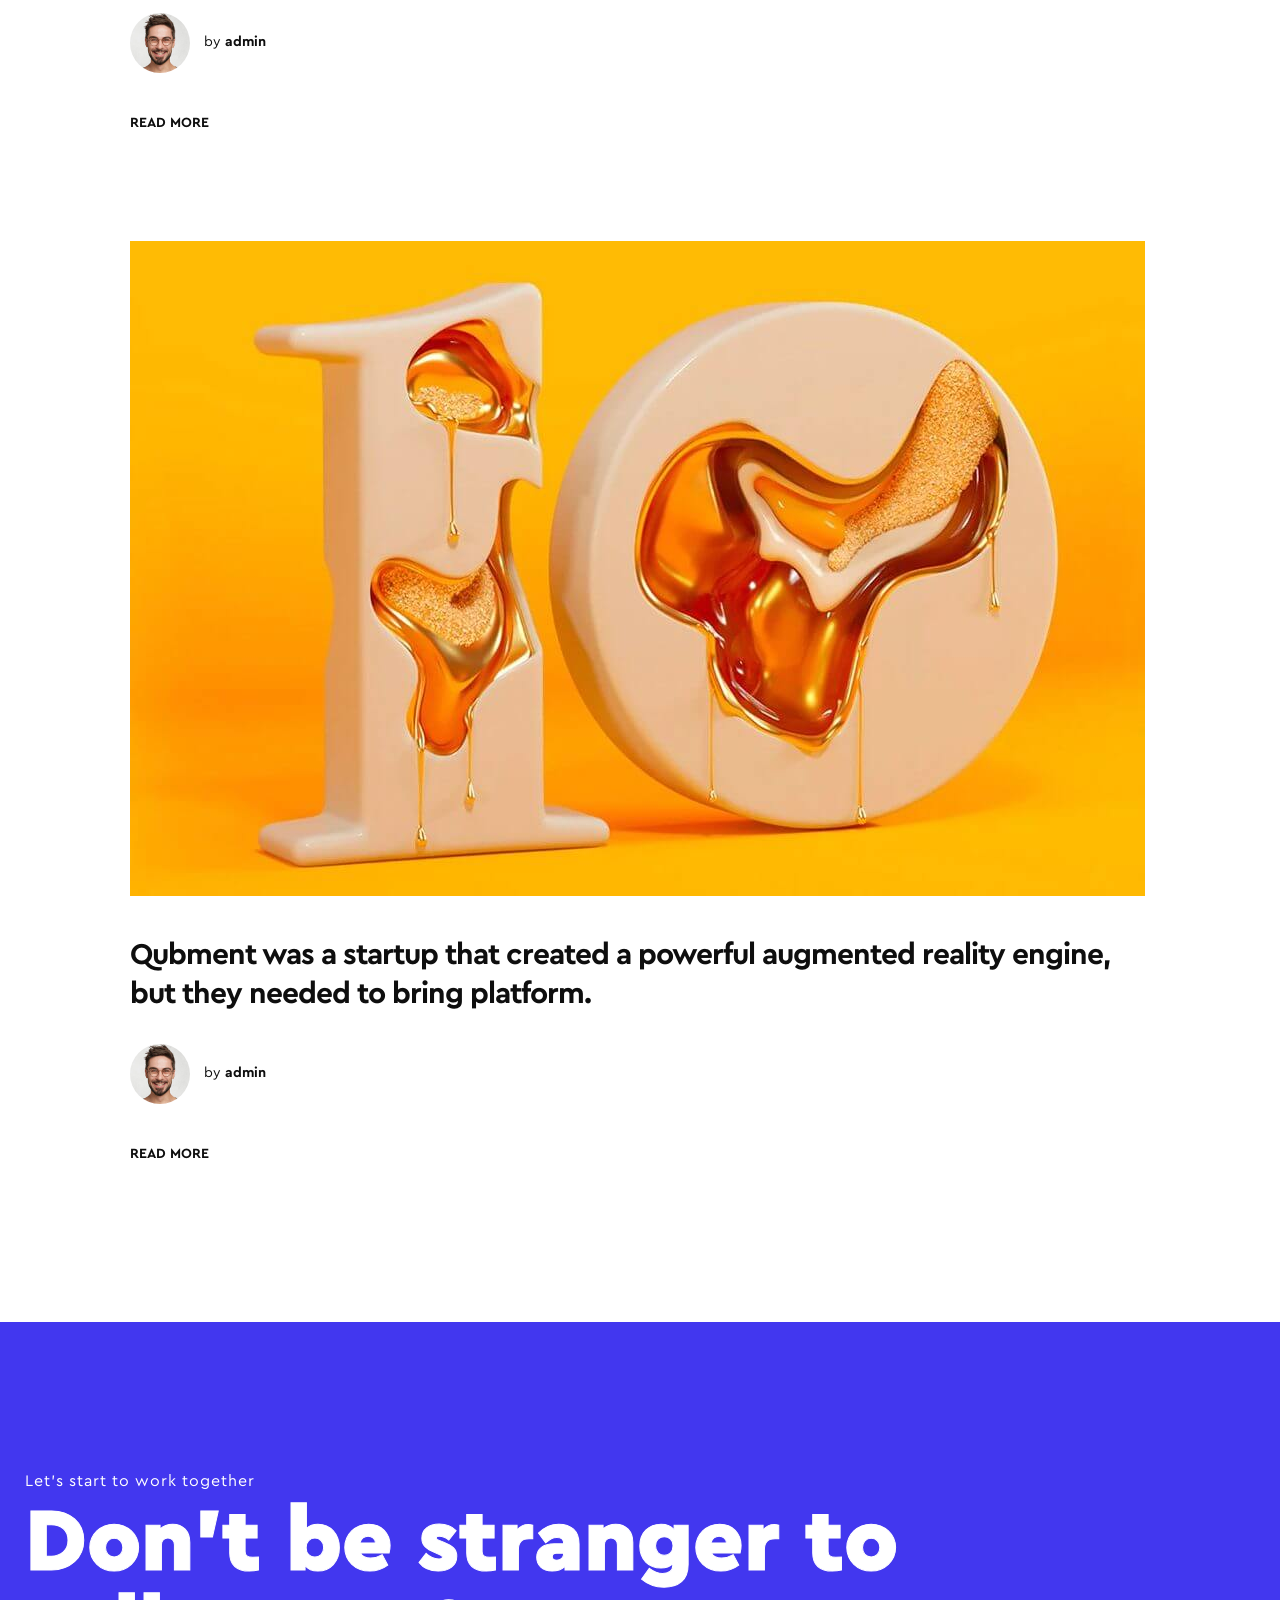
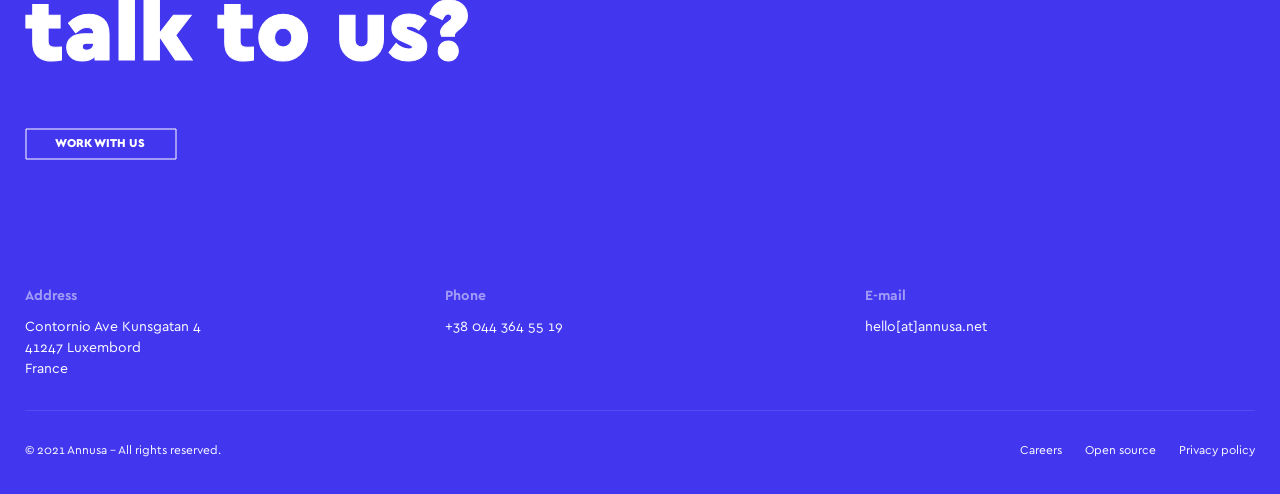
<file: category/uncategorized/index.htm>
﻿<!doctype html>
<html lang="en-US">
<head>
<meta charset="UTF-8">
<meta name="viewport" content="width=device-width, initial-scale=1">
<link rel="profile" href="../../xfn/11.htm">
<title>Uncategorized &#8211; Annusa | Modern Digital Bakery</title>
<meta name='robots' content='max-image-preview:large'>
<link rel='dns-prefetch' href='../../index-1.htm'>
<link rel="alternate" type="application/rss+xml" title="Annusa | Modern Digital Bakery &raquo; Feed" href="../../feed/index.htm">
<link rel="alternate" type="application/rss+xml" title="Annusa | Modern Digital Bakery &raquo; Comments Feed" href="../../comments/feed/index.htm">
<link rel="alternate" type="application/rss+xml" title="Annusa | Modern Digital Bakery &raquo; Uncategorized Category Feed" href="feed/index.htm">
		<script>
			window._wpemojiSettings = {"baseUrl":"https:\/\/s.w.org\/images\/core\/emoji\/13.0.1\/72x72\/","ext":".png","svgUrl":"https:\/\/s.w.org\/images\/core\/emoji\/13.0.1\/svg\/","svgExt":".svg","source":{"concatemoji":"http:\/\/annusa.themezinho.net\/wp-includes\/js\/wp-emoji-release.min.js?ver=5.7.2"}};
			!function(e,a,t){var n,r,o,i=a.createElement("canvas"),p=i.getContext&&i.getContext("2d");function s(e,t){var a=String.fromCharCode;p.clearRect(0,0,i.width,i.height),p.fillText(a.apply(this,e),0,0);e=i.toDataURL();return p.clearRect(0,0,i.width,i.height),p.fillText(a.apply(this,t),0,0),e===i.toDataURL()}function c(e){var t=a.createElement("script");t.src=e,t.defer=t.type="text/javascript",a.getElementsByTagName("head")[0].appendChild(t)}for(o=Array("flag","emoji"),t.supports={everything:!0,everythingExceptFlag:!0},r=0;r<o.length;r++)t.supports[o[r]]=function(e){if(!p||!p.fillText)return!1;switch(p.textBaseline="top",p.font="600 32px Arial",e){case"flag":return s([127987,65039,8205,9895,65039],[127987,65039,8203,9895,65039])?!1:!s([55356,56826,55356,56819],[55356,56826,8203,55356,56819])&&!s([55356,57332,56128,56423,56128,56418,56128,56421,56128,56430,56128,56423,56128,56447],[55356,57332,8203,56128,56423,8203,56128,56418,8203,56128,56421,8203,56128,56430,8203,56128,56423,8203,56128,56447]);case"emoji":return!s([55357,56424,8205,55356,57212],[55357,56424,8203,55356,57212])}return!1}(o[r]),t.supports.everything=t.supports.everything&&t.supports[o[r]],"flag"!==o[r]&&(t.supports.everythingExceptFlag=t.supports.everythingExceptFlag&&t.supports[o[r]]);t.supports.everythingExceptFlag=t.supports.everythingExceptFlag&&!t.supports.flag,t.DOMReady=!1,t.readyCallback=function(){t.DOMReady=!0},t.supports.everything||(n=function(){t.readyCallback()},a.addEventListener?(a.addEventListener("DOMContentLoaded",n,!1),e.addEventListener("load",n,!1)):(e.attachEvent("onload",n),a.attachEvent("onreadystatechange",function(){"complete"===a.readyState&&t.readyCallback()})),(n=t.source||{}).concatemoji?c(n.concatemoji):n.wpemoji&&n.twemoji&&(c(n.twemoji),c(n.wpemoji)))}(window,document,window._wpemojiSettings);
		</script>
		<style>
img.wp-smiley,
img.emoji {
	display: inline !important;
	border: none !important;
	box-shadow: none !important;
	height: 1em !important;
	width: 1em !important;
	margin: 0 .07em !important;
	vertical-align: -0.1em !important;
	background: none !important;
	padding: 0 !important;
}
</style>
	<link rel='stylesheet' id='wp-block-library-css' href='../../wp-includes/css/dist/block-library/style.min.css?ver=5.7.2' media='all'>
<link rel='stylesheet' id='contact-form-7-css' href='../../wp-content/plugins/contact-form-7/includes/css/styles.css?ver=5.4' media='all'>
<link rel='stylesheet' id='annusa-bundle-css' href='../../wp-content/themes/annusa/css/bundle.min.css?ver=5.7.2' media='all'>
<link rel='stylesheet' id='bootsrap-css' href='../../wp-content/themes/annusa/css/bootstrap.min.css?ver=5.7.2' media='all'>
<link rel='stylesheet' id='annusa-main-style-css' href='../../wp-content/themes/annusa/css/style.css?ver=5.7.2' media='all'>
<link rel='stylesheet' id='annusa-stylesheet-css' href='../../wp-content/themes/annusa/style.css?ver=5.7.2' media='all'>
<script id='comments-js-extra'>
var comment_data = {"name":"Name is required","email":"Email is required","comment":"Comment is required"};
</script>
<script src='../../wp-content/themes/annusa/js/comments.js?ver=5.7.2' id='comments-js'></script>
<script src='../../wp-includes/js/jquery/jquery.min.js?ver=3.5.1' id='jquery-core-js'></script>
<script src='../../wp-includes/js/jquery/jquery-migrate.min.js?ver=3.3.2' id='jquery-migrate-js'></script>
<link rel="https://api.w.org/" href="../../wp-json/index.htm.json"><link rel="alternate" type="application/json" href="../../wp-json/wp/v2/categories/1.json"><link rel="EditURI" type="application/rsd+xml" title="RSD" href="../../xmlrpc.php.xml?rsd">
<link rel="wlwmanifest" type="application/wlwmanifest+xml" href="../../wp-includes/wlwmanifest.xml"> 
<meta name="generator" content="WordPress 5.7.2">
<meta name="generator" content="Powered by WPBakery Page Builder - drag and drop page builder for WordPress.">
<noscript><style> .wpb_animate_when_almost_visible { opacity: 1; }</style></noscript></head>
<body class="archive category category-uncategorized category-1 hfeed body-sandwich-menu wpb-js-composer js-comp-ver-6.6.0 vc_responsive">
<div class="cursor js-cursor"></div>
<div class="preloader" id="preloader"> <span></span> <span></span> <span></span> <span></span>
  <div class="inner">
    <canvas class="progress-bar" id="progress-bar" width="400" height="400"></canvas>
    <img src="../../wp-content/uploads/2020/02/logo@2x.png" alt="Annusa | Modern Digital Bakery"> </div>
</div>
<!-- end preloader -->

<div class="page-transition"> <span></span> <span></span> <span></span> <span></span> </div>
<!-- end page-transition -->
<div class="menu-main-menu-container"><ul id="menu-main-menu" class="menu-container"><li class='menu-item'><i></i><div><a href="../../index.htm" data-text="Home">Home</a></div></li>
<li class='menu-item'><i></i><div><a href="../../studio/index.htm" data-text="Studio">Studio</a></div></li>
<li class='menu-item'><i></i><div><a href="../../cases/index.htm" data-text="Cases">Cases</a></div></li>
<li class='menu-item'><i></i><div><a href="../../blog/index.htm" data-text="Blog">Blog</a></div></li>
<li class='menu-item'><i></i><div><a href="../../hello/index.htm" data-text="Hello">Hello</a></div></li>
</ul></div><nav class="navbar">
  <div class="logo"><a href="../../index.htm"><img src="../../wp-content/uploads/2020/02/logo.png" srcset="../../wp-content/uploads/2020/02/logo@2x.png" alt="Annusa | Modern Digital Bakery"></a></div>
        <span class="menu-text">Navigation</span>
  <div class="sandwich-menu">
    <div class="sandwich">
      <div class="sand"> <span></span> <span></span> </div>
      <div class="closed"> <span></span> <span></span> </div>
    </div>
  </div>
    </nav>
            <header class="page-header" style="background: #4237ef;">

				
				
				
				
				
				
				                    <div class="video-bg">
                        <video src="../../wp-content/uploads/2020/02/video01.mp4" muted="" loop="" playsinline="" autoplay=""></video>
                    </div>
				                <div class="container">
					<div class="row">
						<div class="col-12">
                    <h1>Uncategorized</h1>

												</div>
						</div>
                </div>
				
				
				
				
				
				 				
                               		<aside class="left-side">
    <div class="social-links">
      <ul>
                                                                                    <li>
                                                <a href="#" title="github" target="_blank" rel="noreferrer" data-text="github">github</a>
                                            </li>
                                                                                    <li>
                                                <a href="#" title="behance" target="_blank" rel="noreferrer" data-text="behance">behance</a>
                                            </li>
                                                                                    <li>
                                                <a href="#" title="dribbble" target="_blank" rel="noreferrer" data-text="dribbble">dribbble</a>
                                            </li>
                                                                             </ul>
    </div>
    <!-- end social-links --> 
  </aside>
				
								
				
				
				                               		<aside class="right-side">
                                                                                   
                                                <a href="#" title="hello @ annusa.net" data-text="hello @ annusa.net">hello @ annusa.net</a>
                                            
                                        
   </aside>
				
								
				
				
				

                                    <div class="bottom-bar">
                       <div class="audio">
						 <div class="sound">
      <div class="equalizer"> <span></span> <span></span> <span></span> <span></span> </div>
      <!-- end equalizer --> 
							 
						
							 
							 
							 
				
				 				
                               		<b>Sound</b>
                                        
				
											 
							 
						   
						   
						   </div>
    <!-- end sound -->
						</div>
						
                       
												
						
						
						
						                     </div>
                            </header>
            <!-- end navbar -->
			<main>
  <section class="content-section">
    <div class="container">
      <div class="row justify-content-center">
                <div class="col-lg-10">
          


<div id="post-139" class="blog-post post-139 post type-post status-publish format-standard has-post-thumbnail hentry category-uncategorized">
	    <figure class="post-image wow reveal-effect masker">
        
		

           <img src="../../wp-content/uploads/2020/02/blog05-1015x655.jpg.jfif" alt="Project is the result of a challenge I participated in as a guest on The Futur&#8217;s Young Guns series on videox">
           
        </figure>
        
	
	
	<div class="post-content wow fadeInUp">
		<div class="post-inner">
			<small class="post-date">29 February, 2020</small>
			 <h3 class="post-title"><a href="../../2020/02/29/project-is-the-result-of-a-challenge-i-participated-in-as-a-guest-on-the-futurs-young-guns-series-on-videox/index.htm">Project is the result of a challenge I participated in as a guest on The Futur&#8217;s Young Guns series on videox</a></h3>
        <div class="author post-author"><a class="author-link-thumb" href="../../author/admin/index.htm"><img src="../../wp-content/uploads/2020/03/author01.jpg.jfif" alt="admin"></a> <span> by <a class="author-link" href="../../author/admin/index.htm"><strong>admin</strong></a></span></div>
      
        
	              <div class="post-link">
                <a href="../../2020/02/29/project-is-the-result-of-a-challenge-i-participated-in-as-a-guest-on-the-futurs-young-guns-series-on-videox/index.htm" title="Project is the result of a challenge I participated in as a guest on The Futur&#8217;s Young Guns series on videox" data-text="READ MORE">READ MORE</a>
            </div>
			<!-- end post-link -->
        			
			

    </div>
		<!-- end post-inner -->
	</div>
	<!-- end post-content -->
	
	
</div>
<!-- end blog-post -->



<div id="post-137" class="blog-post post-137 post type-post status-publish format-standard has-post-thumbnail hentry category-uncategorized">
	    <figure class="post-image wow reveal-effect masker">
        
		

           <img src="../../wp-content/uploads/2020/02/blog04-1015x655.jpg.jfif" alt="Design is our playground. While we create an awesome experience, we like having fun. No animals were harmed">
           
        </figure>
        
	
	
	<div class="post-content wow fadeInUp">
		<div class="post-inner">
			<small class="post-date"></small>
			 <h3 class="post-title"><a href="../../2020/02/29/design-is-our-playground-while-we-create-an-awesome-experience-we-like-having-fun-no-animals-were-harmed/index.htm">Design is our playground. While we create an awesome experience, we like having fun. No animals were harmed</a></h3>
        <div class="author post-author"><a class="author-link-thumb" href="../../author/admin/index.htm"><img src="../../wp-content/uploads/2020/03/author01.jpg.jfif" alt="admin"></a> <span> by <a class="author-link" href="../../author/admin/index.htm"><strong>admin</strong></a></span></div>
      
        
	              <div class="post-link">
                <a href="../../2020/02/29/design-is-our-playground-while-we-create-an-awesome-experience-we-like-having-fun-no-animals-were-harmed/index.htm" title="Design is our playground. While we create an awesome experience, we like having fun. No animals were harmed" data-text="READ MORE">READ MORE</a>
            </div>
			<!-- end post-link -->
        			
			

    </div>
		<!-- end post-inner -->
	</div>
	<!-- end post-content -->
	
	
</div>
<!-- end blog-post -->



<div id="post-135" class="blog-post post-135 post type-post status-publish format-standard has-post-thumbnail hentry category-uncategorized">
	    <figure class="post-image wow reveal-effect masker">
        
		

           <img src="../../wp-content/uploads/2020/02/blog03-1015x655.jpg.jfif" alt="GN America hires review as design and development partner we like having fun. No animals were harmed">
           
        </figure>
        
	
	
	<div class="post-content wow fadeInUp">
		<div class="post-inner">
			<small class="post-date"></small>
			 <h3 class="post-title"><a href="../../2020/02/29/gn-america-hires-review-as-design-and-development-partner-we-like-having-fun-no-animals-were-harmed/index.htm">GN America hires review as design and development partner we like having fun. No animals were harmed</a></h3>
        <div class="author post-author"><a class="author-link-thumb" href="../../author/admin/index.htm"><img src="../../wp-content/uploads/2020/03/author01.jpg.jfif" alt="admin"></a> <span> by <a class="author-link" href="../../author/admin/index.htm"><strong>admin</strong></a></span></div>
      
        
	              <div class="post-link">
                <a href="../../2020/02/29/gn-america-hires-review-as-design-and-development-partner-we-like-having-fun-no-animals-were-harmed/index.htm" title="GN America hires review as design and development partner we like having fun. No animals were harmed" data-text="READ MORE">READ MORE</a>
            </div>
			<!-- end post-link -->
        			
			

    </div>
		<!-- end post-inner -->
	</div>
	<!-- end post-content -->
	
	
</div>
<!-- end blog-post -->



<div id="post-133" class="blog-post post-133 post type-post status-publish format-standard has-post-thumbnail hentry category-uncategorized">
	    <figure class="post-image wow reveal-effect masker">
        
		

           <img src="../../wp-content/uploads/2020/02/blog02-1015x655.jpg.jfif" alt="The work is as important as the pleasure we get from doing it such an authentic corporate culture.">
           
        </figure>
        
	
	
	<div class="post-content wow fadeInUp">
		<div class="post-inner">
			<small class="post-date"></small>
			 <h3 class="post-title"><a href="../../2020/02/29/the-work-is-as-important-as-the-pleasure-we-get-from-doing-it-such-an-authentic-corporate-culture/index.htm">The work is as important as the pleasure we get from doing it such an authentic corporate culture.</a></h3>
        <div class="author post-author"><a class="author-link-thumb" href="../../author/admin/index.htm"><img src="../../wp-content/uploads/2020/03/author01.jpg.jfif" alt="admin"></a> <span> by <a class="author-link" href="../../author/admin/index.htm"><strong>admin</strong></a></span></div>
      
        
	              <div class="post-link">
                <a href="../../2020/02/29/the-work-is-as-important-as-the-pleasure-we-get-from-doing-it-such-an-authentic-corporate-culture/index.htm" title="The work is as important as the pleasure we get from doing it such an authentic corporate culture." data-text="READ MORE">READ MORE</a>
            </div>
			<!-- end post-link -->
        			
			

    </div>
		<!-- end post-inner -->
	</div>
	<!-- end post-content -->
	
	
</div>
<!-- end blog-post -->



<div id="post-119" class="blog-post post-119 post type-post status-publish format-standard has-post-thumbnail hentry category-uncategorized">
	    <figure class="post-image wow reveal-effect masker">
        
		

           <img src="../../wp-content/uploads/2020/02/blog01-1015x655.jpg.jfif" alt="Qubment was a startup that created a powerful augmented reality engine, but they needed to bring platform.">
           
        </figure>
        
	
	
	<div class="post-content wow fadeInUp">
		<div class="post-inner">
			<small class="post-date"></small>
			 <h3 class="post-title"><a href="../../2020/02/29/qubment-was-a-startup-that-created-a-powerful-augmented-reality-engine-but-they-needed-to-bring-platform/index.htm">Qubment was a startup that created a powerful augmented reality engine, but they needed to bring platform.</a></h3>
        <div class="author post-author"><a class="author-link-thumb" href="../../author/admin/index.htm"><img src="../../wp-content/uploads/2020/03/author01.jpg.jfif" alt="admin"></a> <span> by <a class="author-link" href="../../author/admin/index.htm"><strong>admin</strong></a></span></div>
      
        
	              <div class="post-link">
                <a href="../../2020/02/29/qubment-was-a-startup-that-created-a-powerful-augmented-reality-engine-but-they-needed-to-bring-platform/index.htm" title="Qubment was a startup that created a powerful augmented reality engine, but they needed to bring platform." data-text="READ MORE">READ MORE</a>
            </div>
			<!-- end post-link -->
        			
			

    </div>
		<!-- end post-inner -->
	</div>
	<!-- end post-content -->
	
	
</div>
<!-- end blog-post -->
        </div>
        <!-- end col-8 -->
                      </div>
      <!-- end row --> 
    </div>
    <!-- end container --> 
  </section>
</main>
<!-- end blog -->
<footer class="footer" data-background="&quot;http://annusa.themezinho.net/wp-content/uploads/2020/02/footer-bg.png&quot;" style="background-color: #4237ef">
  <div class="container">
    <div class="row">
            <div class="col-lg-10">
        <div class="work-with-us"> 
			<h6 class="wow" data-splitting="">
			Let's start to work together				</h6>
			<h2 class="wow" data-splitting="">
			Don't be <span>stranger</span> to talk to us?				</h2>
                    <a href="../../hello/index.htm" class="custom-btn wow fadeInUp" title="WORK WITH US">
          <svg>
            <rect width="218" height="56" x="1" y="1" rx="0" fill="none" stroke="#ffffff"></rect>
          </svg>
          <span>WORK WITH US</span> </a>
                  </div>
        <!-- end work-with-us --> 
      </div>
      <!-- end col-10 -->
                        <div class="col-lg-4 wow fadeIn">
        <div class="widget_text widget footer-widget"><div class="textwidget custom-html-widget"><address>
            <small>Address</small>
            <p>Contornio Ave Kunsgatan 4<br>
              41247 Luxembord<br>
              France</p>
            </address></div></div>      </div>
                  <div class="col-lg-4 col-md-6 wow fadeIn">
        <div class="widget_text widget footer-widget"><div class="textwidget custom-html-widget"><address>
        <small>Phone</small>
        <p>+38 044 364 55 19</p>
        </address></div></div>      </div>
                  <div class="col-lg-4 col-md-6 wow fadeIn">
        <div class="widget_text widget footer-widget"><div class="textwidget custom-html-widget"><address>
        <small>E-mail</small>
        <p><a href="#" data-text="hello[at]annusa.net">hello[at]annusa.net</a></p>
        </address></div></div>      </div>
                              <div class="col-12 wow fadeIn">
        <div class="footer-bottom"> <span>&copy; 2021 Annusa - All rights reserved.</span>
          <ul id="menu-footer-menu" class="footer-menu"><li class='menu-item'><i></i><div><a href="#" data-text="Careers">Careers</a></div></li>
<li class='menu-item'><i></i><div><a href="#" data-text="Open source">Open source</a></div></li>
<li class='menu-item'><i></i><div><a href="#" data-text="Privacy policy">Privacy policy</a></div></li>
</ul>        </div>
        <!-- end footer-bottom --> 
      </div>
      <!-- end col-12 -->
          </div>
    <!-- end row --> 
  </div>
  <!-- end container --> 
</footer>
<script src='../../wp-includes/js/dist/vendor/wp-polyfill.min.js?ver=7.4.4' id='wp-polyfill-js'></script>
<script id='wp-polyfill-js-after'>
( 'fetch' in window ) || document.write( '<script src="http://annusa.themezinho.net/wp-includes/js/dist/vendor/wp-polyfill-fetch.min.js?ver=3.0.0"></scr' + 'ipt>' );( document.contains ) || document.write( '<script src="http://annusa.themezinho.net/wp-includes/js/dist/vendor/wp-polyfill-node-contains.min.js?ver=3.42.0"></scr' + 'ipt>' );( window.DOMRect ) || document.write( '<script src="http://annusa.themezinho.net/wp-includes/js/dist/vendor/wp-polyfill-dom-rect.min.js?ver=3.42.0"></scr' + 'ipt>' );( window.URL && window.URL.prototype && window.URLSearchParams ) || document.write( '<script src="http://annusa.themezinho.net/wp-includes/js/dist/vendor/wp-polyfill-url.min.js?ver=3.6.4"></scr' + 'ipt>' );( window.FormData && window.FormData.prototype.keys ) || document.write( '<script src="http://annusa.themezinho.net/wp-includes/js/dist/vendor/wp-polyfill-formdata.min.js?ver=3.0.12"></scr' + 'ipt>' );( Element.prototype.matches && Element.prototype.closest ) || document.write( '<script src="http://annusa.themezinho.net/wp-includes/js/dist/vendor/wp-polyfill-element-closest.min.js?ver=2.0.2"></scr' + 'ipt>' );( 'objectFit' in document.documentElement.style ) || document.write( '<script src="http://annusa.themezinho.net/wp-includes/js/dist/vendor/wp-polyfill-object-fit.min.js?ver=2.3.4"></scr' + 'ipt>' );
</script>
<script src='../../wp-includes/js/dist/hooks.min.js?ver=50e23bed88bcb9e6e14023e9961698c1' id='wp-hooks-js'></script>
<script src='../../wp-includes/js/dist/i18n.min.js?ver=db9a9a37da262883343e941c3731bc67' id='wp-i18n-js'></script>
<script id='wp-i18n-js-after'>
wp.i18n.setLocaleData( { 'text direction\u0004ltr': [ 'ltr' ] } );
</script>
<script src='../../wp-includes/js/dist/vendor/lodash.min.js?ver=4.17.19' id='lodash-js'></script>
<script id='lodash-js-after'>
window.lodash = _.noConflict();
</script>
<script src='../../wp-includes/js/dist/url.min.js?ver=0ac7e0472c46121366e7ce07244be1ac' id='wp-url-js'></script>
<script id='wp-api-fetch-js-translations'>
( function( domain, translations ) {
	var localeData = translations.locale_data[ domain ] || translations.locale_data.messages;
	localeData[""].domain = domain;
	wp.i18n.setLocaleData( localeData, domain );
} )( "default", { "locale_data": { "messages": { "": {} } } } );
</script>
<script src='../../wp-includes/js/dist/api-fetch.min.js?ver=a783d1f442d2abefc7d6dbd156a44561' id='wp-api-fetch-js'></script>
<script id='wp-api-fetch-js-after'>
wp.apiFetch.use( wp.apiFetch.createRootURLMiddleware( "http://annusa.themezinho.net/wp-json/" ) );
wp.apiFetch.nonceMiddleware = wp.apiFetch.createNonceMiddleware( "341d191ea9" );
wp.apiFetch.use( wp.apiFetch.nonceMiddleware );
wp.apiFetch.use( wp.apiFetch.mediaUploadMiddleware );
wp.apiFetch.nonceEndpoint = "http://annusa.themezinho.net/wp-admin/admin-ajax.php?action=rest-nonce";
</script>
<script id='contact-form-7-js-extra'>
var wpcf7 = [];
</script>
<script src='../../wp-content/plugins/contact-form-7/includes/js/index.js?ver=5.4' id='contact-form-7-js'></script>
<script src='../../wp-content/themes/annusa/js/bootstrap.min.js?ver=5.7.2' id='bootstrap-js'></script>
<script src='../../wp-content/themes/annusa/js/bundle.js?ver=5.7.2' id='annusa-bundle-js'></script>
<script id='annusa-scripts-js-extra'>
var data = {"pre_loader_typewriter":[],"audio_source":"http:\/\/annusa.themezinho.net\/wp-content\/uploads\/2020\/02\/audio01.mp3","enable_sound_bar":"1"};
</script>
<script src='../../wp-content/themes/annusa/js/scripts.js?ver=5.7.2' id='annusa-scripts-js'></script>
<script src='../../wp-includes/js/wp-embed.min.js?ver=5.7.2' id='wp-embed-js'></script>
</body></html>
</file>
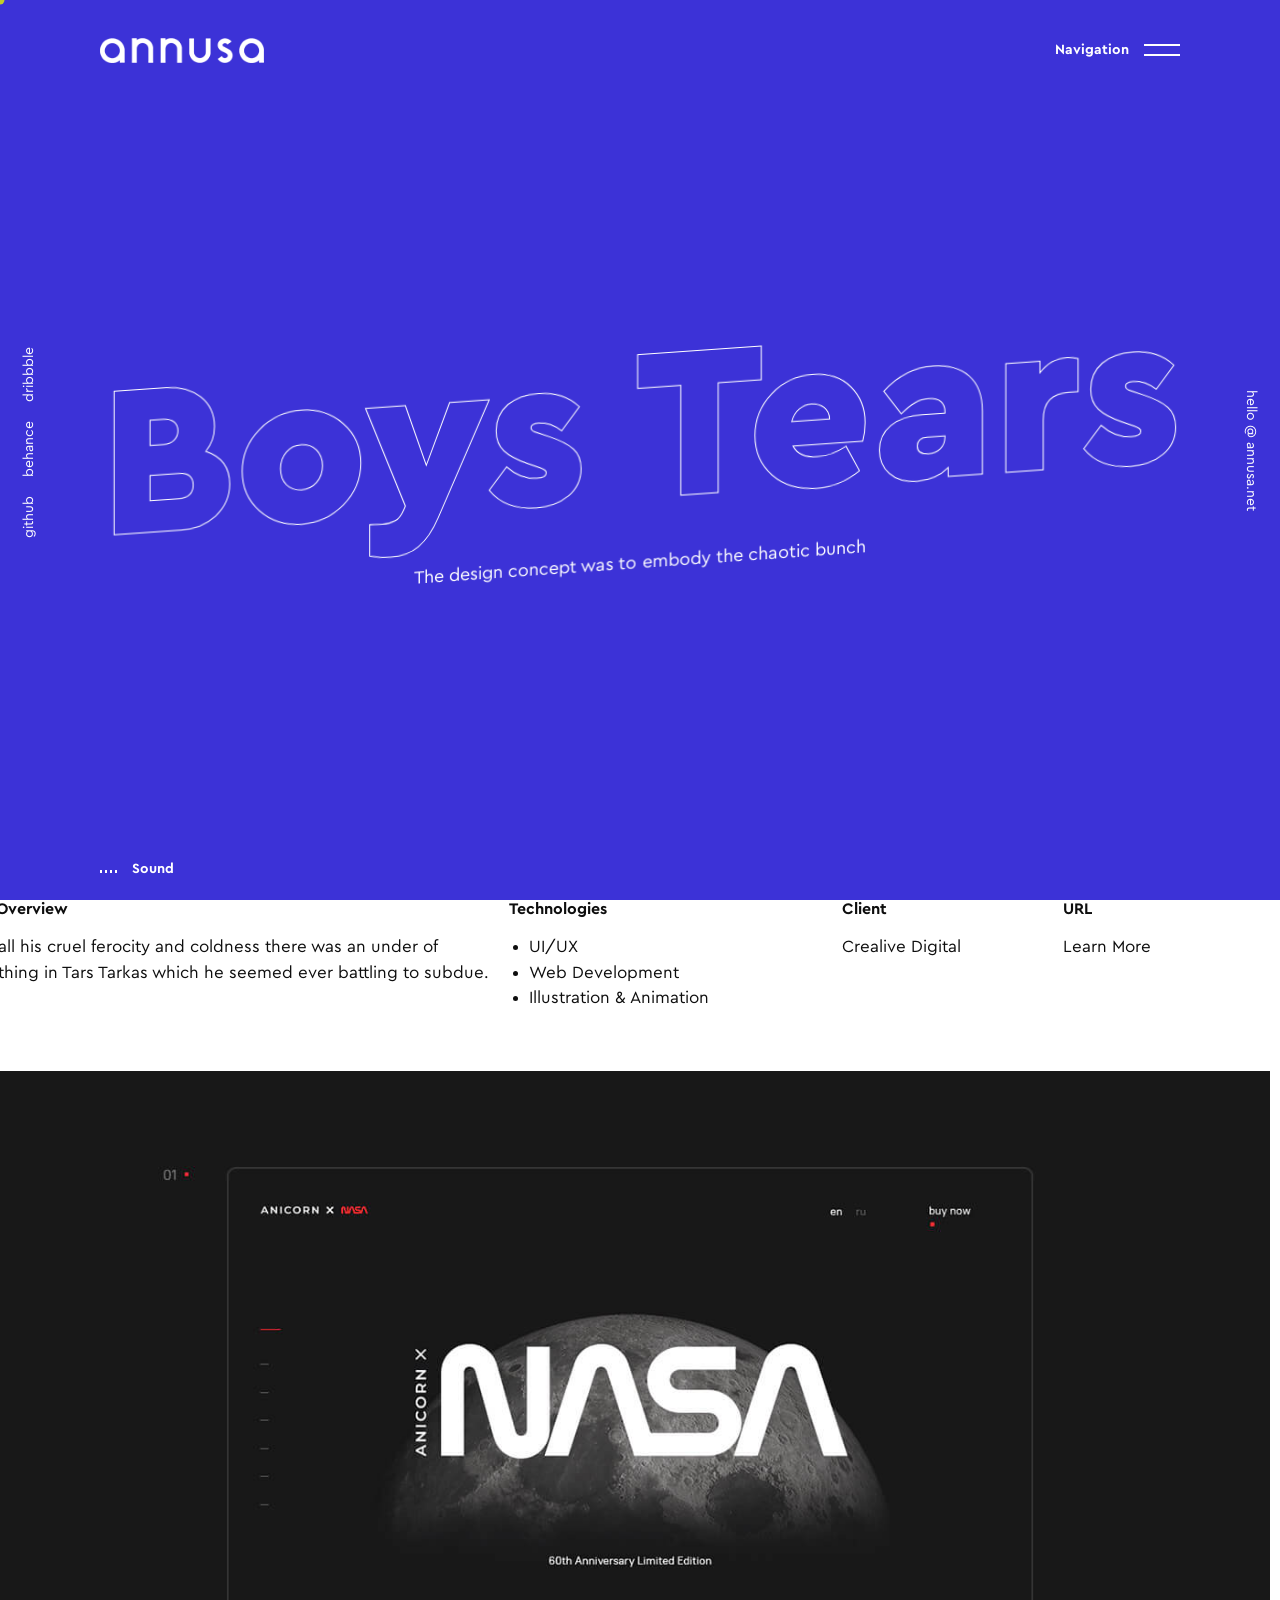
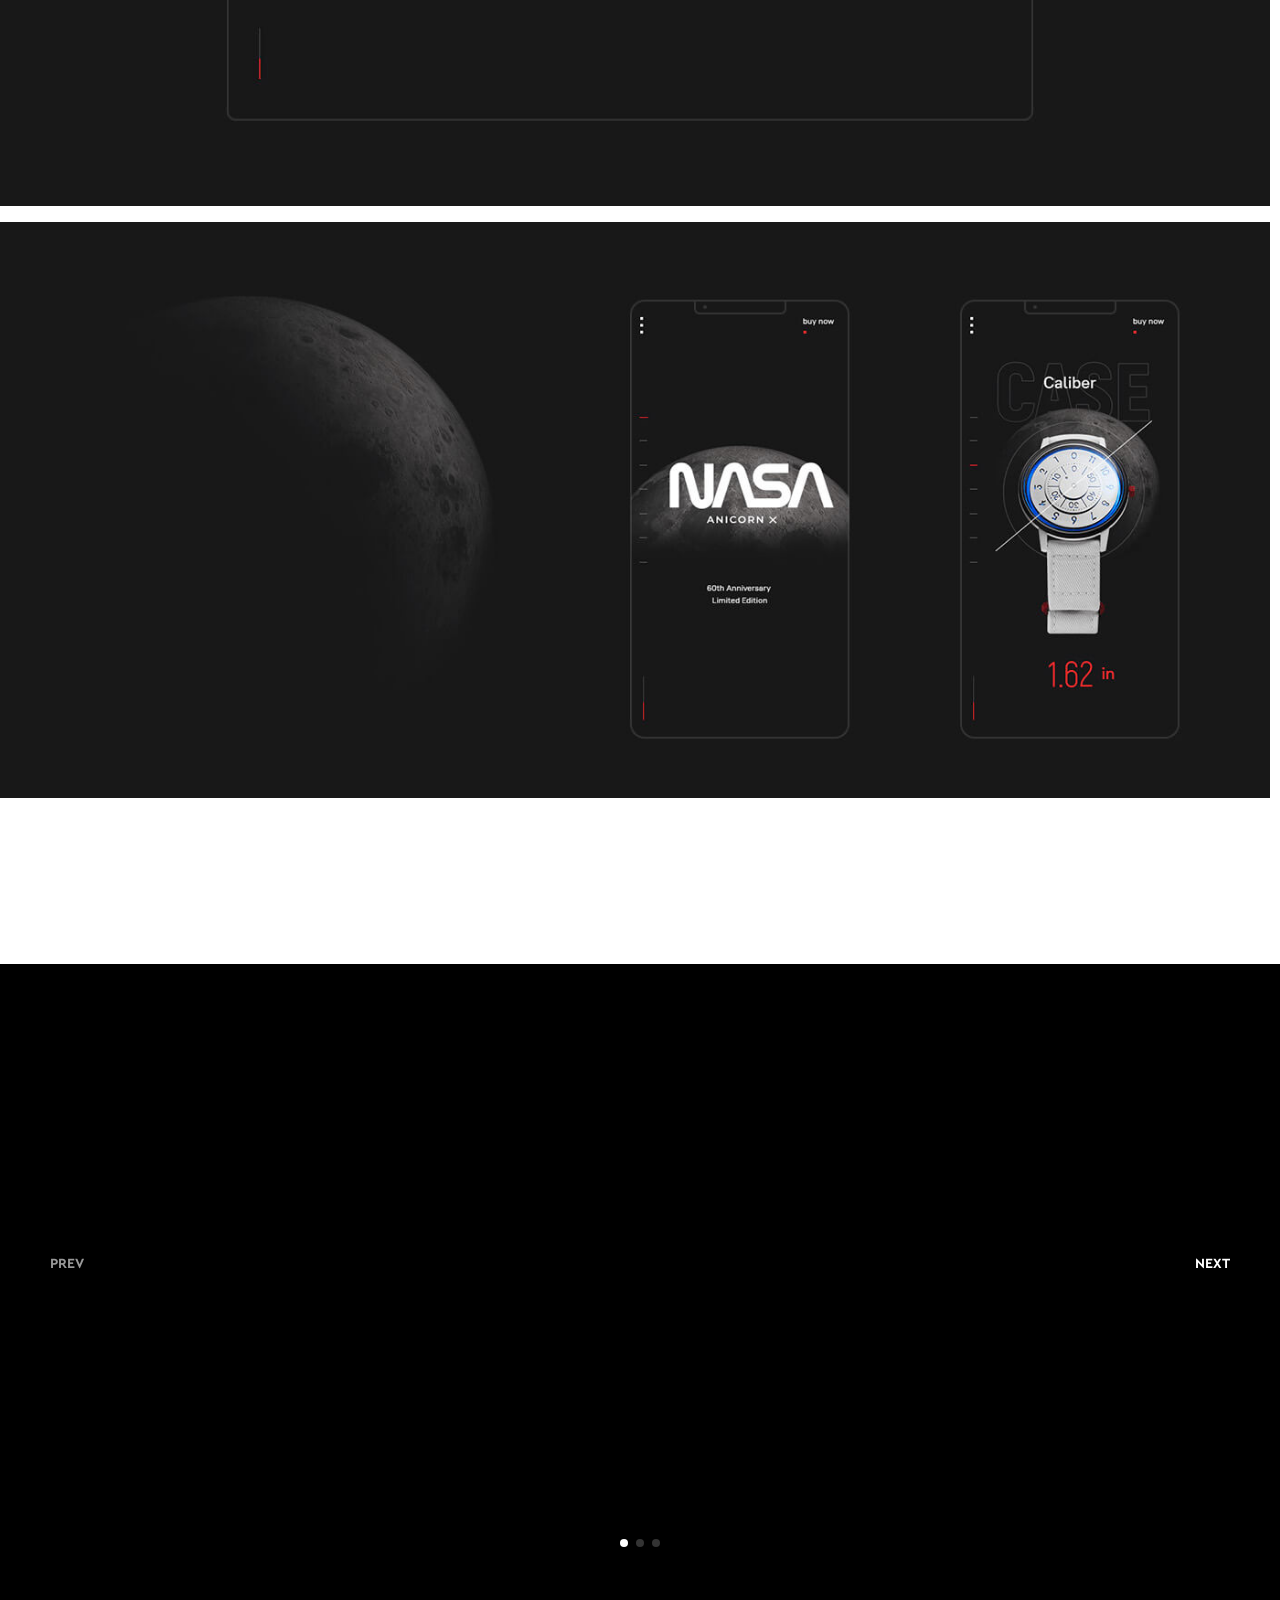
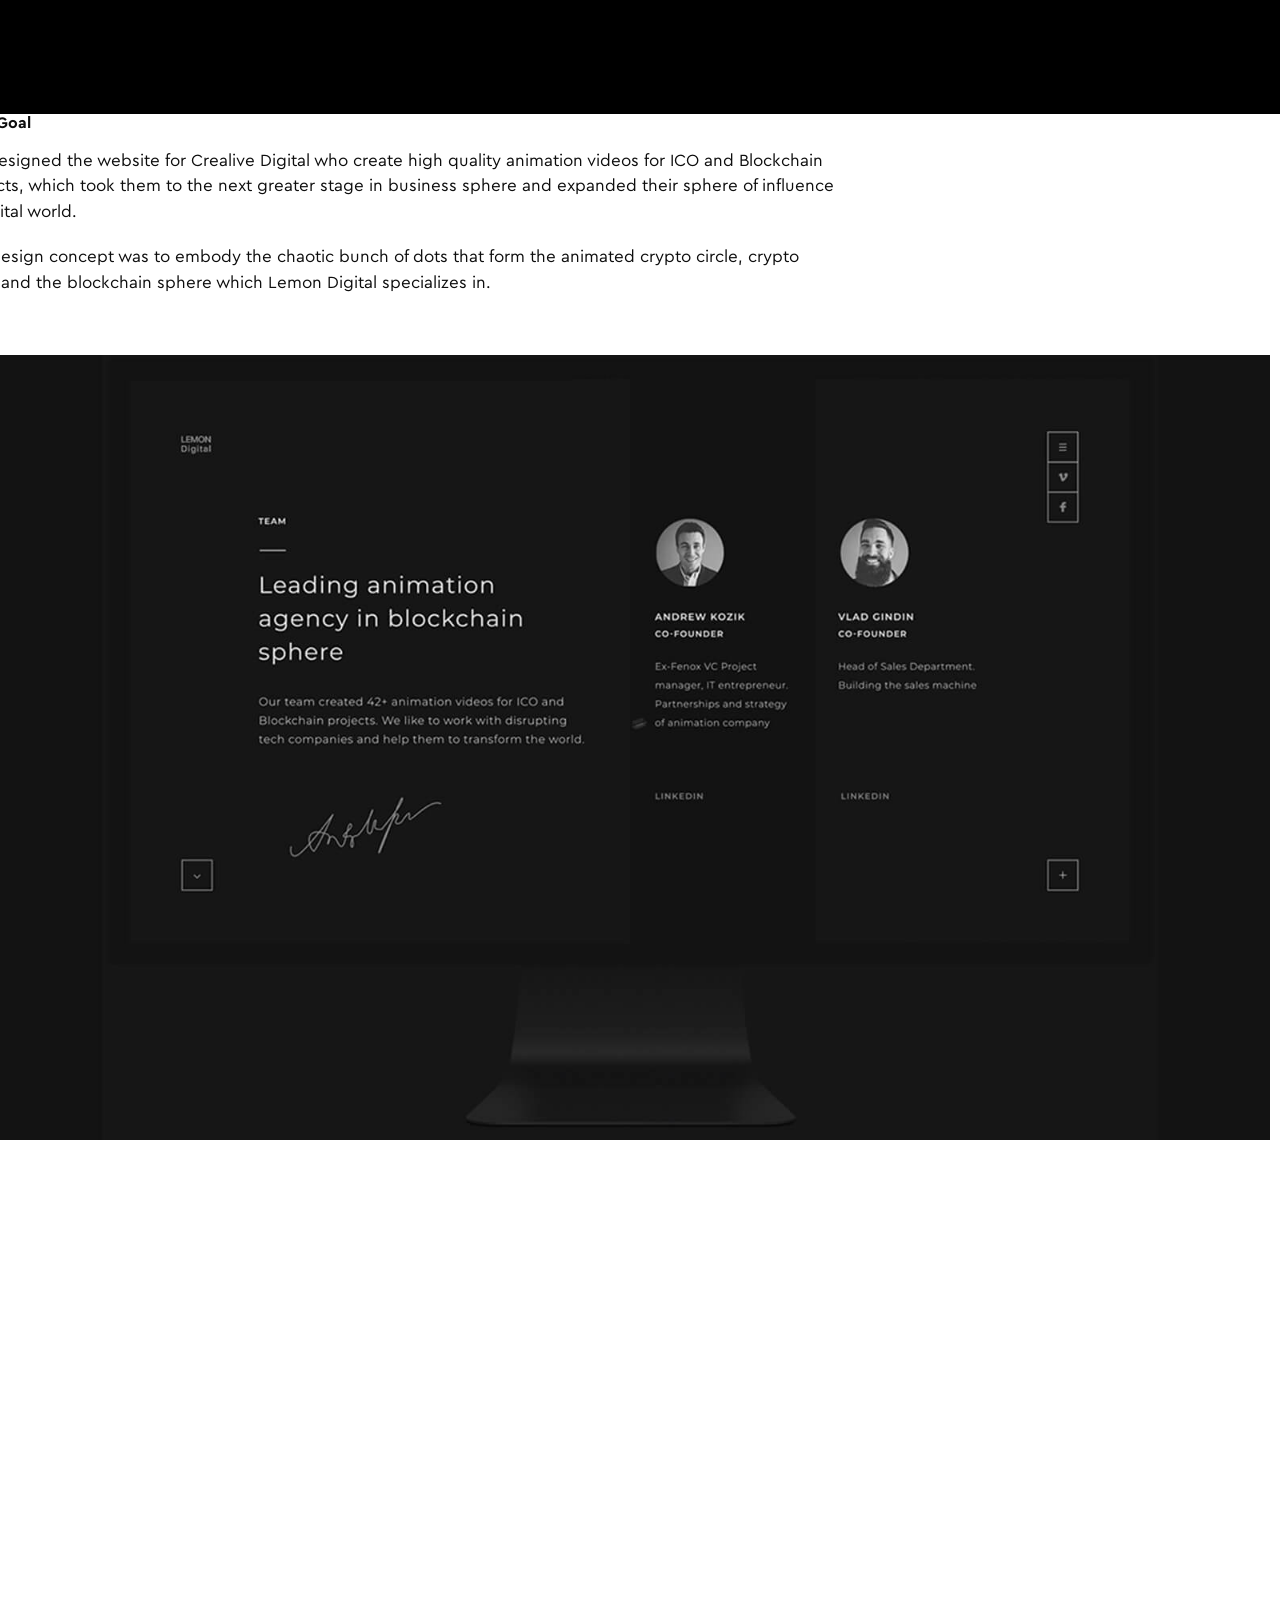
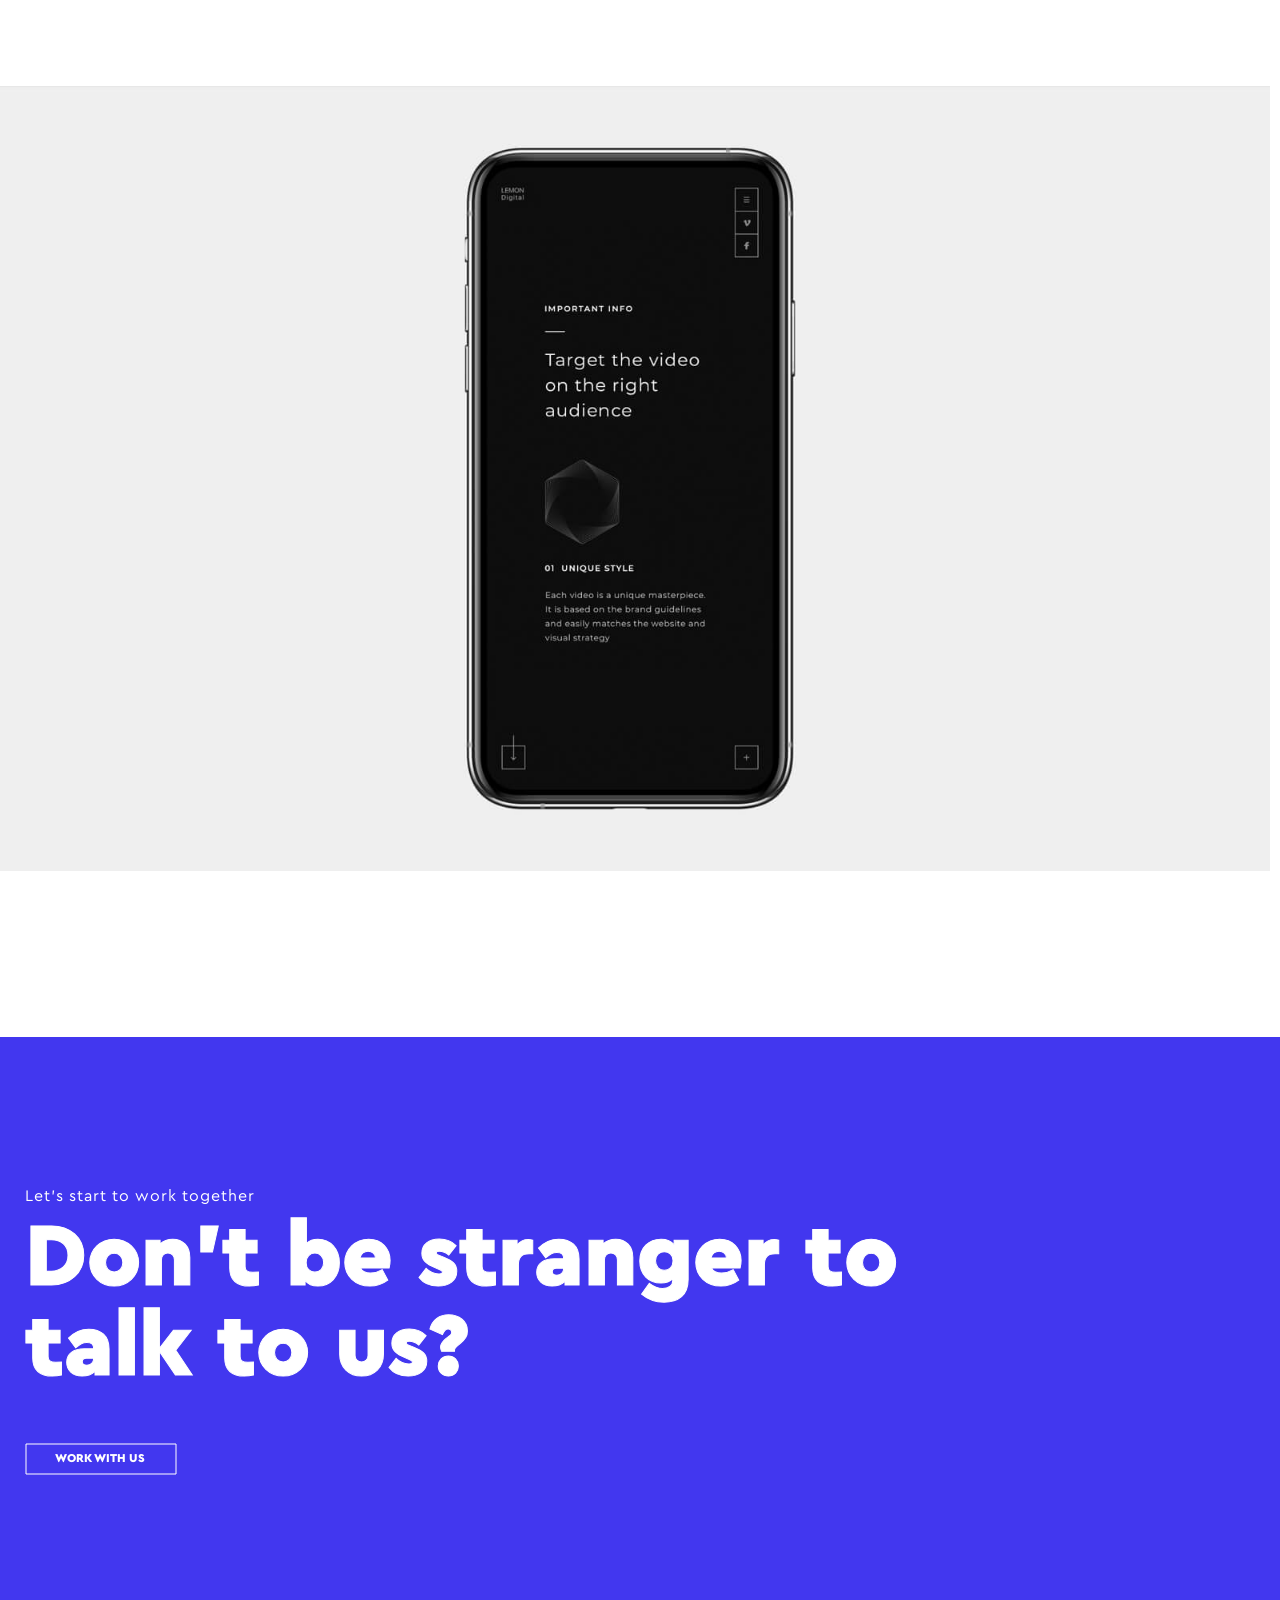
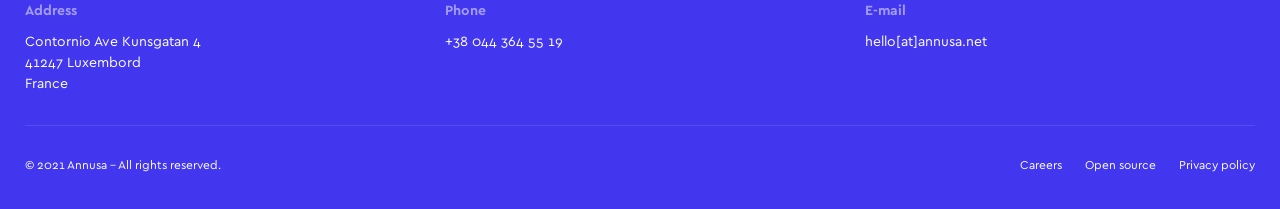
<file: portfolio/boys-tears/index.htm>
﻿<!doctype html>
<html lang="en-US">
<head>
<meta charset="UTF-8">
<meta name="viewport" content="width=device-width, initial-scale=1">
<link rel="profile" href="../../xfn/11.htm">
<title>Boys Tears &#8211; Annusa | Modern Digital Bakery</title>
<meta name='robots' content='max-image-preview:large'>
<link rel='dns-prefetch' href='../../index-1.htm'>
<link rel="alternate" type="application/rss+xml" title="Annusa | Modern Digital Bakery &raquo; Feed" href="../../feed/index.htm">
<link rel="alternate" type="application/rss+xml" title="Annusa | Modern Digital Bakery &raquo; Comments Feed" href="../../comments/feed/index.htm">
		<script>
			window._wpemojiSettings = {"baseUrl":"https:\/\/s.w.org\/images\/core\/emoji\/13.0.1\/72x72\/","ext":".png","svgUrl":"https:\/\/s.w.org\/images\/core\/emoji\/13.0.1\/svg\/","svgExt":".svg","source":{"concatemoji":"http:\/\/annusa.themezinho.net\/wp-includes\/js\/wp-emoji-release.min.js?ver=5.7.2"}};
			!function(e,a,t){var n,r,o,i=a.createElement("canvas"),p=i.getContext&&i.getContext("2d");function s(e,t){var a=String.fromCharCode;p.clearRect(0,0,i.width,i.height),p.fillText(a.apply(this,e),0,0);e=i.toDataURL();return p.clearRect(0,0,i.width,i.height),p.fillText(a.apply(this,t),0,0),e===i.toDataURL()}function c(e){var t=a.createElement("script");t.src=e,t.defer=t.type="text/javascript",a.getElementsByTagName("head")[0].appendChild(t)}for(o=Array("flag","emoji"),t.supports={everything:!0,everythingExceptFlag:!0},r=0;r<o.length;r++)t.supports[o[r]]=function(e){if(!p||!p.fillText)return!1;switch(p.textBaseline="top",p.font="600 32px Arial",e){case"flag":return s([127987,65039,8205,9895,65039],[127987,65039,8203,9895,65039])?!1:!s([55356,56826,55356,56819],[55356,56826,8203,55356,56819])&&!s([55356,57332,56128,56423,56128,56418,56128,56421,56128,56430,56128,56423,56128,56447],[55356,57332,8203,56128,56423,8203,56128,56418,8203,56128,56421,8203,56128,56430,8203,56128,56423,8203,56128,56447]);case"emoji":return!s([55357,56424,8205,55356,57212],[55357,56424,8203,55356,57212])}return!1}(o[r]),t.supports.everything=t.supports.everything&&t.supports[o[r]],"flag"!==o[r]&&(t.supports.everythingExceptFlag=t.supports.everythingExceptFlag&&t.supports[o[r]]);t.supports.everythingExceptFlag=t.supports.everythingExceptFlag&&!t.supports.flag,t.DOMReady=!1,t.readyCallback=function(){t.DOMReady=!0},t.supports.everything||(n=function(){t.readyCallback()},a.addEventListener?(a.addEventListener("DOMContentLoaded",n,!1),e.addEventListener("load",n,!1)):(e.attachEvent("onload",n),a.attachEvent("onreadystatechange",function(){"complete"===a.readyState&&t.readyCallback()})),(n=t.source||{}).concatemoji?c(n.concatemoji):n.wpemoji&&n.twemoji&&(c(n.twemoji),c(n.wpemoji)))}(window,document,window._wpemojiSettings);
		</script>
		<style>
img.wp-smiley,
img.emoji {
	display: inline !important;
	border: none !important;
	box-shadow: none !important;
	height: 1em !important;
	width: 1em !important;
	margin: 0 .07em !important;
	vertical-align: -0.1em !important;
	background: none !important;
	padding: 0 !important;
}
</style>
	<link rel='stylesheet' id='wp-block-library-css' href='../../wp-includes/css/dist/block-library/style.min.css?ver=5.7.2' media='all'>
<link rel='stylesheet' id='contact-form-7-css' href='../../wp-content/plugins/contact-form-7/includes/css/styles.css?ver=5.4' media='all'>
<link rel='stylesheet' id='annusa-bundle-css' href='../../wp-content/themes/annusa/css/bundle.min.css?ver=5.7.2' media='all'>
<link rel='stylesheet' id='bootsrap-css' href='../../wp-content/themes/annusa/css/bootstrap.min.css?ver=5.7.2' media='all'>
<link rel='stylesheet' id='annusa-main-style-css' href='../../wp-content/themes/annusa/css/style.css?ver=5.7.2' media='all'>
<link rel='stylesheet' id='annusa-stylesheet-css' href='../../wp-content/themes/annusa/style.css?ver=5.7.2' media='all'>
<link rel='stylesheet' id='js_composer_front-css' href='../../wp-content/plugins/js_composer/assets/css/js_composer.min.css?ver=6.6.0' media='all'>
<script id='comments-js-extra'>
var comment_data = {"name":"Name is required","email":"Email is required","comment":"Comment is required"};
</script>
<script src='../../wp-content/themes/annusa/js/comments.js?ver=5.7.2' id='comments-js'></script>
<script src='../../wp-includes/js/jquery/jquery.min.js?ver=3.5.1' id='jquery-core-js'></script>
<script src='../../wp-includes/js/jquery/jquery-migrate.min.js?ver=3.3.2' id='jquery-migrate-js'></script>
<link rel="https://api.w.org/" href="../../wp-json/index.htm.json"><link rel="EditURI" type="application/rsd+xml" title="RSD" href="../../xmlrpc.php.xml?rsd">
<link rel="wlwmanifest" type="application/wlwmanifest+xml" href="../../wp-includes/wlwmanifest.xml"> 
<meta name="generator" content="WordPress 5.7.2">
<link rel="canonical" href="index.htm">
<link rel='shortlink' href='index.htm?p=212'>
<link rel="alternate" type="application/json+oembed" href="../../wp-json/oembed/1.0/embed-9.json?url=http%3A%2F%2Fannusa.themezinho.net%2Fportfolio%2Fboys-tears%2F">
<link rel="alternate" type="text/xml+oembed" href="../../wp-json/oembed/1.0/embed-9.xml?url=http%3A%2F%2Fannusa.themezinho.net%2Fportfolio%2Fboys-tears%2F&#038;format=xml">
<meta name="generator" content="Powered by WPBakery Page Builder - drag and drop page builder for WordPress.">
<style type="text/css" data-type="vc_shortcodes-custom-css">.vc_custom_1583132792976{padding-top: 100px !important;padding-bottom: 100px !important;}.vc_custom_1583133064805{margin-bottom: 30px !important;}.vc_custom_1583133079582{margin-bottom: 30px !important;}</style><noscript><style> .wpb_animate_when_almost_visible { opacity: 1; }</style></noscript></head>
<body class="portfolio-template-default single single-portfolio postid-212 body-sandwich-menu wpb-js-composer js-comp-ver-6.6.0 vc_responsive">
<div class="cursor js-cursor"></div>
<div class="preloader" id="preloader"> <span></span> <span></span> <span></span> <span></span>
  <div class="inner">
    <canvas class="progress-bar" id="progress-bar" width="400" height="400"></canvas>
    <img src="../../wp-content/uploads/2020/02/logo@2x.png" alt="Annusa | Modern Digital Bakery"> </div>
</div>
<!-- end preloader -->

<div class="page-transition"> <span></span> <span></span> <span></span> <span></span> </div>
<!-- end page-transition -->
<div class="menu-main-menu-container"><ul id="menu-main-menu" class="menu-container"><li class='menu-item'><i></i><div><a href="../../index.htm" data-text="Home">Home</a></div></li>
<li class='menu-item'><i></i><div><a href="../../studio/index.htm" data-text="Studio">Studio</a></div></li>
<li class='menu-item'><i></i><div><a href="../../cases/index.htm" data-text="Cases">Cases</a></div></li>
<li class='menu-item'><i></i><div><a href="../../blog/index.htm" data-text="Blog">Blog</a></div></li>
<li class='menu-item'><i></i><div><a href="../../hello/index.htm" data-text="Hello">Hello</a></div></li>
</ul></div><nav class="navbar">
  <div class="logo"><a href="../../index.htm"><img src="../../wp-content/uploads/2020/02/logo.png" srcset="../../wp-content/uploads/2020/02/logo@2x.png" alt="Annusa | Modern Digital Bakery"></a></div>
        <span class="menu-text">Navigation</span>
  <div class="sandwich-menu">
    <div class="sandwich">
      <div class="sand"> <span></span> <span></span> </div>
      <div class="closed"> <span></span> <span></span> </div>
    </div>
  </div>
    </nav>
            <header class="page-header" style="background: #4237ef;">

				
				
				
				
				
				
				                    <div class="video-bg">
                        <video src="../../wp-content/uploads/2020/02/video01.mp4" muted="" loop="" playsinline="" autoplay=""></video>
                    </div>
				                <div class="container">
					<div class="row">
						<div class="col-12">
                    <h1>Boys Tears</h1>

					                        <p>The design concept was to embody the chaotic bunch</p>
												</div>
						</div>
                </div>
				
				
				
				
				
				 				
                               		<aside class="left-side">
    <div class="social-links">
      <ul>
                                                                                    <li>
                                                <a href="#" title="github" target="_blank" rel="noreferrer" data-text="github">github</a>
                                            </li>
                                                                                    <li>
                                                <a href="#" title="behance" target="_blank" rel="noreferrer" data-text="behance">behance</a>
                                            </li>
                                                                                    <li>
                                                <a href="#" title="dribbble" target="_blank" rel="noreferrer" data-text="dribbble">dribbble</a>
                                            </li>
                                                                             </ul>
    </div>
    <!-- end social-links --> 
  </aside>
				
								
				
				
				                               		<aside class="right-side">
                                                                                   
                                                <a href="#" title="hello @ annusa.net" data-text="hello @ annusa.net">hello @ annusa.net</a>
                                            
                                        
   </aside>
				
								
				
				
				

                                    <div class="bottom-bar">
                       <div class="audio">
						 <div class="sound">
      <div class="equalizer"> <span></span> <span></span> <span></span> <span></span> </div>
      <!-- end equalizer --> 
							 
						
							 
							 
							 
				
				 				
                               		<b>Sound</b>
                                        
				
											 
							 
						   
						   
						   </div>
    <!-- end sound -->
						</div>
						
                       
												
						
						
						
						                     </div>
                            </header>
            <!-- end navbar -->
			<main>
    <section class="content-section"><div class="container"><div class="vc_row wpb_row vc_row-fluid"><div class="wpb_column vc_column_container vc_col-sm-12"><div class="vc_column-inner"><div class="wpb_wrapper"><div class="vc_row wpb_row vc_inner vc_row-fluid vc_custom_1583133064805"><div class="wpb_column vc_column_container vc_col-sm-12 vc_col-lg-5 vc_col-md-12"><div class="vc_column-inner"><div class="wpb_wrapper">


<div class="works-content ">
		  <h6>Case Overview</h6>
<p>With all his cruel ferocity and coldness there was an under of something in Tars Tarkas which he seemed ever battling to subdue.</p>
	
	
		
	
		  </div>

		</div></div></div><div class="wpb_column vc_column_container vc_col-sm-12 vc_col-lg-3 vc_col-md-4 vc_col-xs-12"><div class="vc_column-inner"><div class="wpb_wrapper">


<div class="works-content ">
		  <h6>Technologies</h6>
<ul>
<li>UI/UX</li>
<li>Web Development</li>
<li>Illustration &amp; Animation</li>
</ul>
	
	
		
	
		  </div>

		</div></div></div><div class="wpb_column vc_column_container vc_col-sm-6 vc_col-lg-2 vc_col-md-4 vc_col-xs-6"><div class="vc_column-inner"><div class="wpb_wrapper">


<div class="works-content ">
		  <h6>Client</h6>
<p>Crealive Digital</p>
	
	
		
	
		  </div>

		</div></div></div><div class="wpb_column vc_column_container vc_col-sm-6 vc_col-lg-2 vc_col-md-4 vc_col-xs-6"><div class="vc_column-inner"><div class="wpb_wrapper">


<div class="works-content ">
		  <h6>URL</h6>
	
	
	                <div class="custom-link ">
                    <a href="#" data-text="Learn More">
                        Learn More                    </a>
                </div>
            	
	
		  </div>

		</div></div></div></div>       
            <figure class="image ">

               
                                            <img src="../../wp-content/uploads/2020/03/case-detail01.jpg.jfif" alt="Image">
                                   
            </figure>
       

		       
            <figure class="image ">

               
                                            <img src="../../wp-content/uploads/2020/03/case-detail02.jpg.jfif" alt="Image">
                                   
            </figure>
       

		</div></div></div></div></div></section><section class="content-section" style="background-color: #000000;"><div data-vc-full-width="true" data-vc-full-width-init="false" data-vc-stretch-content="true" class="vc_row wpb_row vc_row-fluid vc_row-no-padding"><div class="wpb_column vc_column_container vc_col-sm-12"><div class="vc_column-inner"><div class="wpb_wrapper"> 



    
      <div class="content-slider">
        <div class="swiper-wrapper">
                              <div class="swiper-slide" data-background="http://annusa.themezinho.net/wp-content/uploads/2020/03/case-detail03.png">
			 			 <div class="slide-inner">
				 				  				 				    </div>
			  <!-- end slide-inner -->
			</div>
          
                                      <div class="swiper-slide" data-background="http://annusa.themezinho.net/wp-content/uploads/2020/03/transparent.png">
			             <video src="../../wp-content/uploads/2020/03/video03.mp4" muted="" autoplay="" loop=""></video>
			  			 <div class="slide-inner">
				 				  				 				    </div>
			  <!-- end slide-inner -->
			</div>
          
                                      <div class="swiper-slide" data-background="http://annusa.themezinho.net/wp-content/uploads/2020/03/case-detail04.png">
			 			 <div class="slide-inner">
				 				  				 				    </div>
			  <!-- end slide-inner -->
			</div>
          
                          </div>
        <!-- end swiper-wrapper -->
        <div class="swiper-button-prev">PREV</div>
        <!-- end button-prev -->
        <div class="swiper-button-next">NEXT</div>
        <!-- end button-next --> 
		   <div class="swiper-pagination"></div>
		  <!-- end swiper-pagination -->
      </div>
      <!-- end content-slider -->
    








</div></div></div></div><div class="vc_row-full-width vc_clearfix"></div></section><section class="content-section"><div class="container"><div class="vc_row wpb_row vc_row-fluid"><div class="wpb_column vc_column_container vc_col-sm-12 vc_col-xs-12"><div class="vc_column-inner"><div class="wpb_wrapper"><div class="vc_row wpb_row vc_inner vc_row-fluid vc_custom_1583133079582"><div class="wpb_column vc_column_container vc_col-sm-12 vc_col-lg-8 vc_col-md-10 vc_col-xs-12"><div class="vc_column-inner"><div class="wpb_wrapper">


<div class="works-content ">
		  <h6>Case Goal</h6>
<p>We designed the website for Crealive Digital who create high quality animation videos for ICO and Blockchain projects, which took them to the next greater stage in business sphere and expanded their sphere of influence in digital world.</p>
<p>The design concept was to embody the chaotic bunch of dots that form the animated crypto circle, crypto coins and the blockchain sphere which Lemon Digital specializes in.</p>
	
	
		
	
		  </div>

		</div></div></div></div>       
            <figure class="image ">

               
                                            <img src="../../wp-content/uploads/2020/03/case-detail05.jpg.jfif" alt="">
                                   
            </figure>
       

		</div></div></div></div></div></section><section class="content-section bg-image" style="background: url(../../wp-content/uploads/2020/03/case-detail07.jpg.jfif) center no-repeat; "><div class="vc_row wpb_row vc_row-fluid vc_custom_1583132792976"><div class="wpb_column vc_column_container vc_col-sm-12"><div class="vc_column-inner"><div class="wpb_wrapper">


<div class="works-content ">
		  	
	
		
	
		  </div>

		</div></div></div></div></section><section class="content-section"><div class="container"><div class="vc_row wpb_row vc_row-fluid"><div class="wpb_column vc_column_container vc_col-sm-12"><div class="vc_column-inner"><div class="wpb_wrapper">       
            <figure class="image ">

               
                                            <img src="../../wp-content/uploads/2020/03/case-detail06.jpg.jfif" alt="">
                                   
            </figure>
       

		</div></div></div></div></div></section>
  </main>
<footer class="footer" data-background="&quot;http://annusa.themezinho.net/wp-content/uploads/2020/02/footer-bg.png&quot;" style="background-color: #4237ef">
  <div class="container">
    <div class="row">
            <div class="col-lg-10">
        <div class="work-with-us"> 
			<h6 class="wow" data-splitting="">
			Let's start to work together				</h6>
			<h2 class="wow" data-splitting="">
			Don't be <span>stranger</span> to talk to us?				</h2>
                    <a href="../../hello/index.htm" class="custom-btn wow fadeInUp" title="WORK WITH US">
          <svg>
            <rect width="218" height="56" x="1" y="1" rx="0" fill="none" stroke="#ffffff"></rect>
          </svg>
          <span>WORK WITH US</span> </a>
                  </div>
        <!-- end work-with-us --> 
      </div>
      <!-- end col-10 -->
                        <div class="col-lg-4 wow fadeIn">
        <div class="widget_text widget footer-widget"><div class="textwidget custom-html-widget"><address>
            <small>Address</small>
            <p>Contornio Ave Kunsgatan 4<br>
              41247 Luxembord<br>
              France</p>
            </address></div></div>      </div>
                  <div class="col-lg-4 col-md-6 wow fadeIn">
        <div class="widget_text widget footer-widget"><div class="textwidget custom-html-widget"><address>
        <small>Phone</small>
        <p>+38 044 364 55 19</p>
        </address></div></div>      </div>
                  <div class="col-lg-4 col-md-6 wow fadeIn">
        <div class="widget_text widget footer-widget"><div class="textwidget custom-html-widget"><address>
        <small>E-mail</small>
        <p><a href="#" data-text="hello[at]annusa.net">hello[at]annusa.net</a></p>
        </address></div></div>      </div>
                              <div class="col-12 wow fadeIn">
        <div class="footer-bottom"> <span>&copy; 2021 Annusa - All rights reserved.</span>
          <ul id="menu-footer-menu" class="footer-menu"><li class='menu-item'><i></i><div><a href="#" data-text="Careers">Careers</a></div></li>
<li class='menu-item'><i></i><div><a href="#" data-text="Open source">Open source</a></div></li>
<li class='menu-item'><i></i><div><a href="#" data-text="Privacy policy">Privacy policy</a></div></li>
</ul>        </div>
        <!-- end footer-bottom --> 
      </div>
      <!-- end col-12 -->
          </div>
    <!-- end row --> 
  </div>
  <!-- end container --> 
</footer>
<script type="text/html" id="wpb-modifications"></script><script src='../../wp-includes/js/dist/vendor/wp-polyfill.min.js?ver=7.4.4' id='wp-polyfill-js'></script>
<script id='wp-polyfill-js-after'>
( 'fetch' in window ) || document.write( '<script src="http://annusa.themezinho.net/wp-includes/js/dist/vendor/wp-polyfill-fetch.min.js?ver=3.0.0"></scr' + 'ipt>' );( document.contains ) || document.write( '<script src="http://annusa.themezinho.net/wp-includes/js/dist/vendor/wp-polyfill-node-contains.min.js?ver=3.42.0"></scr' + 'ipt>' );( window.DOMRect ) || document.write( '<script src="http://annusa.themezinho.net/wp-includes/js/dist/vendor/wp-polyfill-dom-rect.min.js?ver=3.42.0"></scr' + 'ipt>' );( window.URL && window.URL.prototype && window.URLSearchParams ) || document.write( '<script src="http://annusa.themezinho.net/wp-includes/js/dist/vendor/wp-polyfill-url.min.js?ver=3.6.4"></scr' + 'ipt>' );( window.FormData && window.FormData.prototype.keys ) || document.write( '<script src="http://annusa.themezinho.net/wp-includes/js/dist/vendor/wp-polyfill-formdata.min.js?ver=3.0.12"></scr' + 'ipt>' );( Element.prototype.matches && Element.prototype.closest ) || document.write( '<script src="http://annusa.themezinho.net/wp-includes/js/dist/vendor/wp-polyfill-element-closest.min.js?ver=2.0.2"></scr' + 'ipt>' );( 'objectFit' in document.documentElement.style ) || document.write( '<script src="http://annusa.themezinho.net/wp-includes/js/dist/vendor/wp-polyfill-object-fit.min.js?ver=2.3.4"></scr' + 'ipt>' );
</script>
<script src='../../wp-includes/js/dist/hooks.min.js?ver=50e23bed88bcb9e6e14023e9961698c1' id='wp-hooks-js'></script>
<script src='../../wp-includes/js/dist/i18n.min.js?ver=db9a9a37da262883343e941c3731bc67' id='wp-i18n-js'></script>
<script id='wp-i18n-js-after'>
wp.i18n.setLocaleData( { 'text direction\u0004ltr': [ 'ltr' ] } );
</script>
<script src='../../wp-includes/js/dist/vendor/lodash.min.js?ver=4.17.19' id='lodash-js'></script>
<script id='lodash-js-after'>
window.lodash = _.noConflict();
</script>
<script src='../../wp-includes/js/dist/url.min.js?ver=0ac7e0472c46121366e7ce07244be1ac' id='wp-url-js'></script>
<script id='wp-api-fetch-js-translations'>
( function( domain, translations ) {
	var localeData = translations.locale_data[ domain ] || translations.locale_data.messages;
	localeData[""].domain = domain;
	wp.i18n.setLocaleData( localeData, domain );
} )( "default", { "locale_data": { "messages": { "": {} } } } );
</script>
<script src='../../wp-includes/js/dist/api-fetch.min.js?ver=a783d1f442d2abefc7d6dbd156a44561' id='wp-api-fetch-js'></script>
<script id='wp-api-fetch-js-after'>
wp.apiFetch.use( wp.apiFetch.createRootURLMiddleware( "http://annusa.themezinho.net/wp-json/" ) );
wp.apiFetch.nonceMiddleware = wp.apiFetch.createNonceMiddleware( "341d191ea9" );
wp.apiFetch.use( wp.apiFetch.nonceMiddleware );
wp.apiFetch.use( wp.apiFetch.mediaUploadMiddleware );
wp.apiFetch.nonceEndpoint = "http://annusa.themezinho.net/wp-admin/admin-ajax.php?action=rest-nonce";
</script>
<script id='contact-form-7-js-extra'>
var wpcf7 = [];
</script>
<script src='../../wp-content/plugins/contact-form-7/includes/js/index.js?ver=5.4' id='contact-form-7-js'></script>
<script src='../../wp-content/themes/annusa/js/bootstrap.min.js?ver=5.7.2' id='bootstrap-js'></script>
<script src='../../wp-content/themes/annusa/js/bundle.js?ver=5.7.2' id='annusa-bundle-js'></script>
<script id='annusa-scripts-js-extra'>
var data = {"pre_loader_typewriter":[],"audio_source":"http:\/\/annusa.themezinho.net\/wp-content\/uploads\/2020\/02\/audio01.mp3","enable_sound_bar":"1"};
</script>
<script src='../../wp-content/themes/annusa/js/scripts.js?ver=5.7.2' id='annusa-scripts-js'></script>
<script src='../../wp-includes/js/wp-embed.min.js?ver=5.7.2' id='wp-embed-js'></script>
<script src='../../wp-content/plugins/js_composer/assets/js/dist/js_composer_front.min.js?ver=6.6.0' id='wpb_composer_front_js-js'></script>
</body></html>
</file>
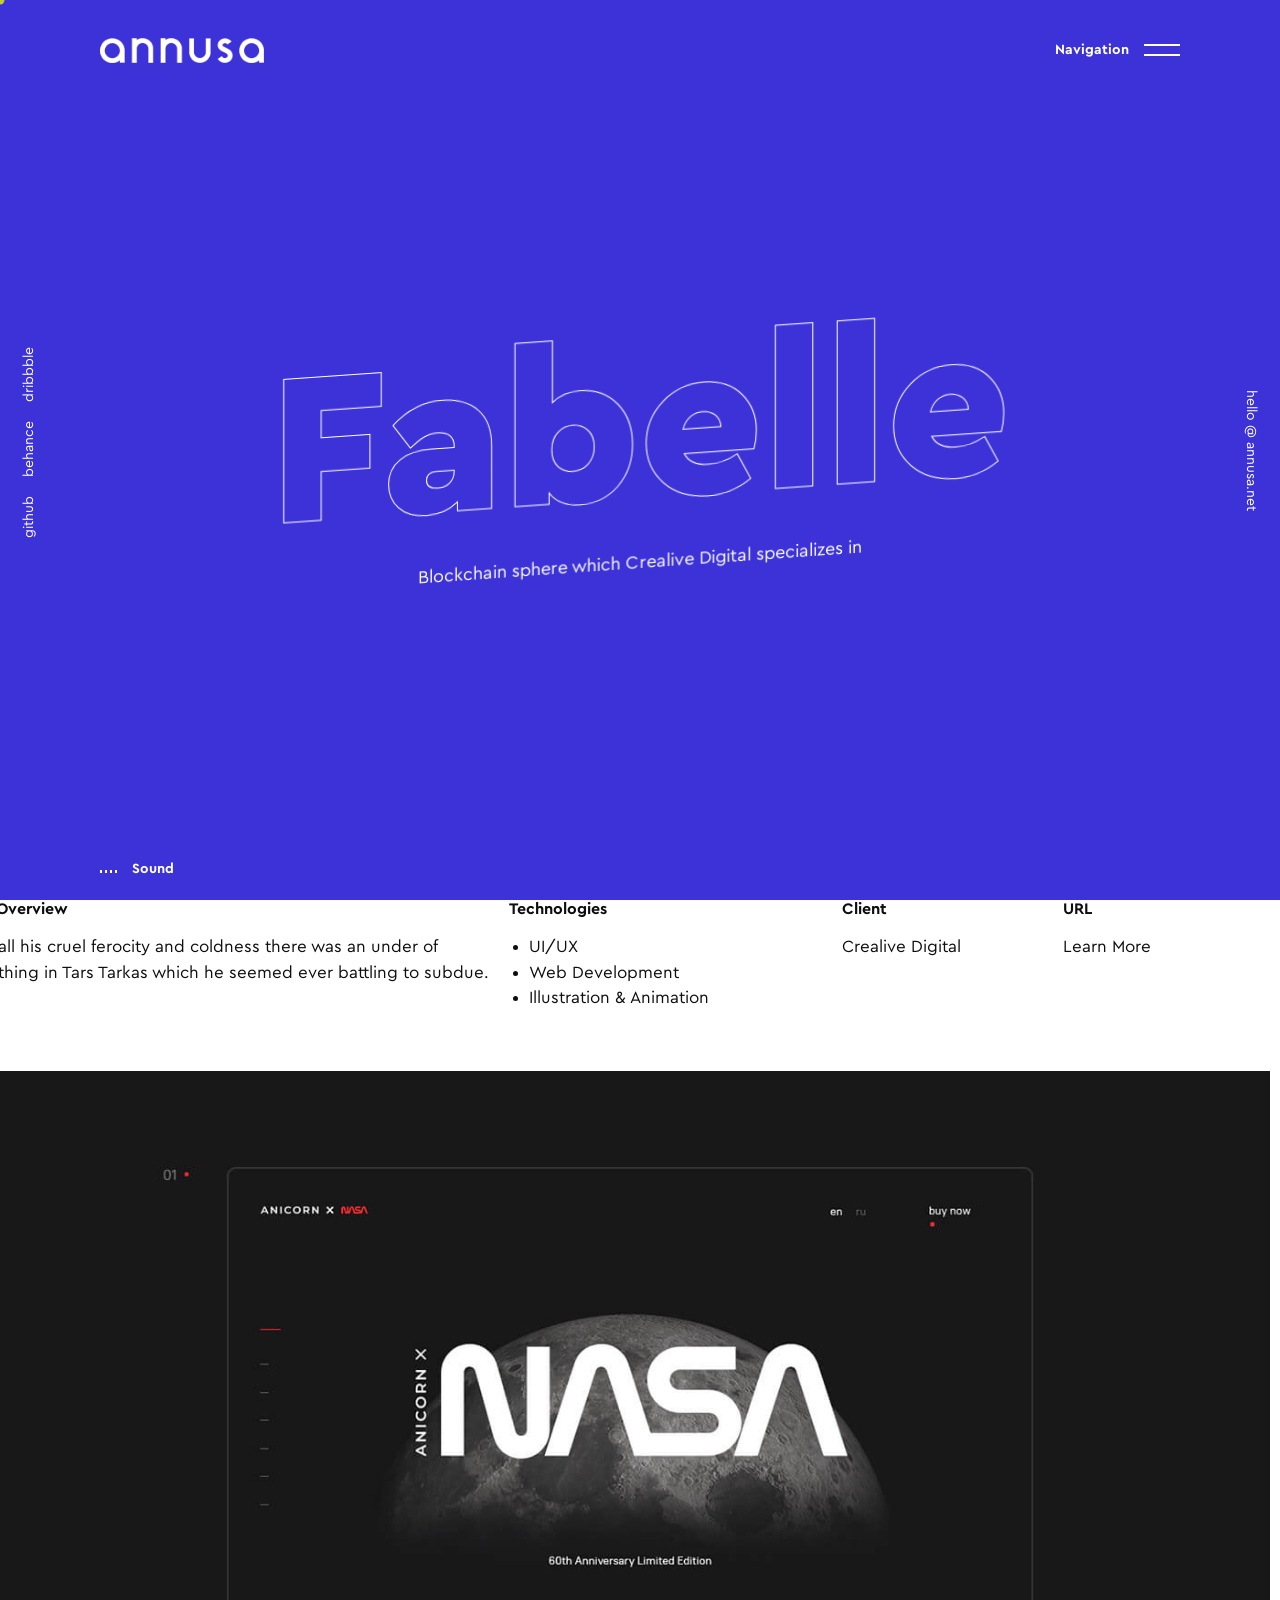
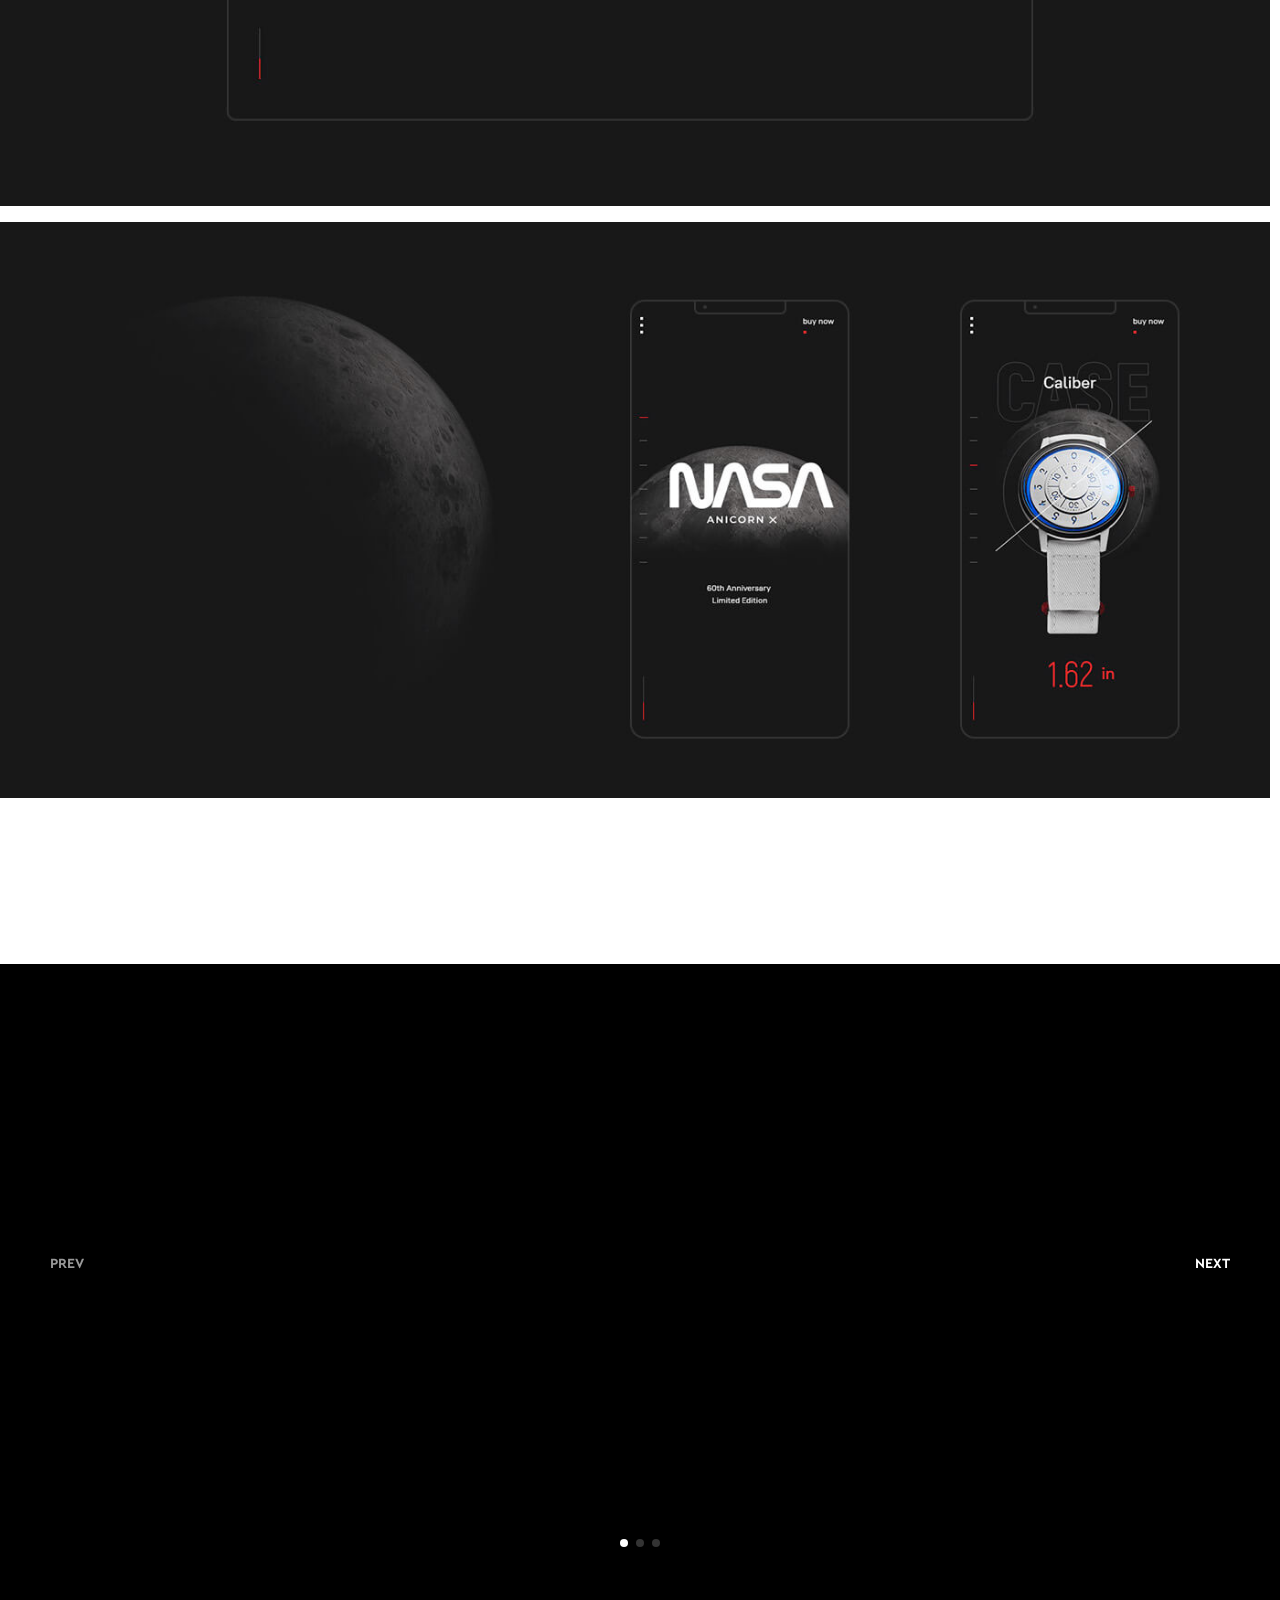
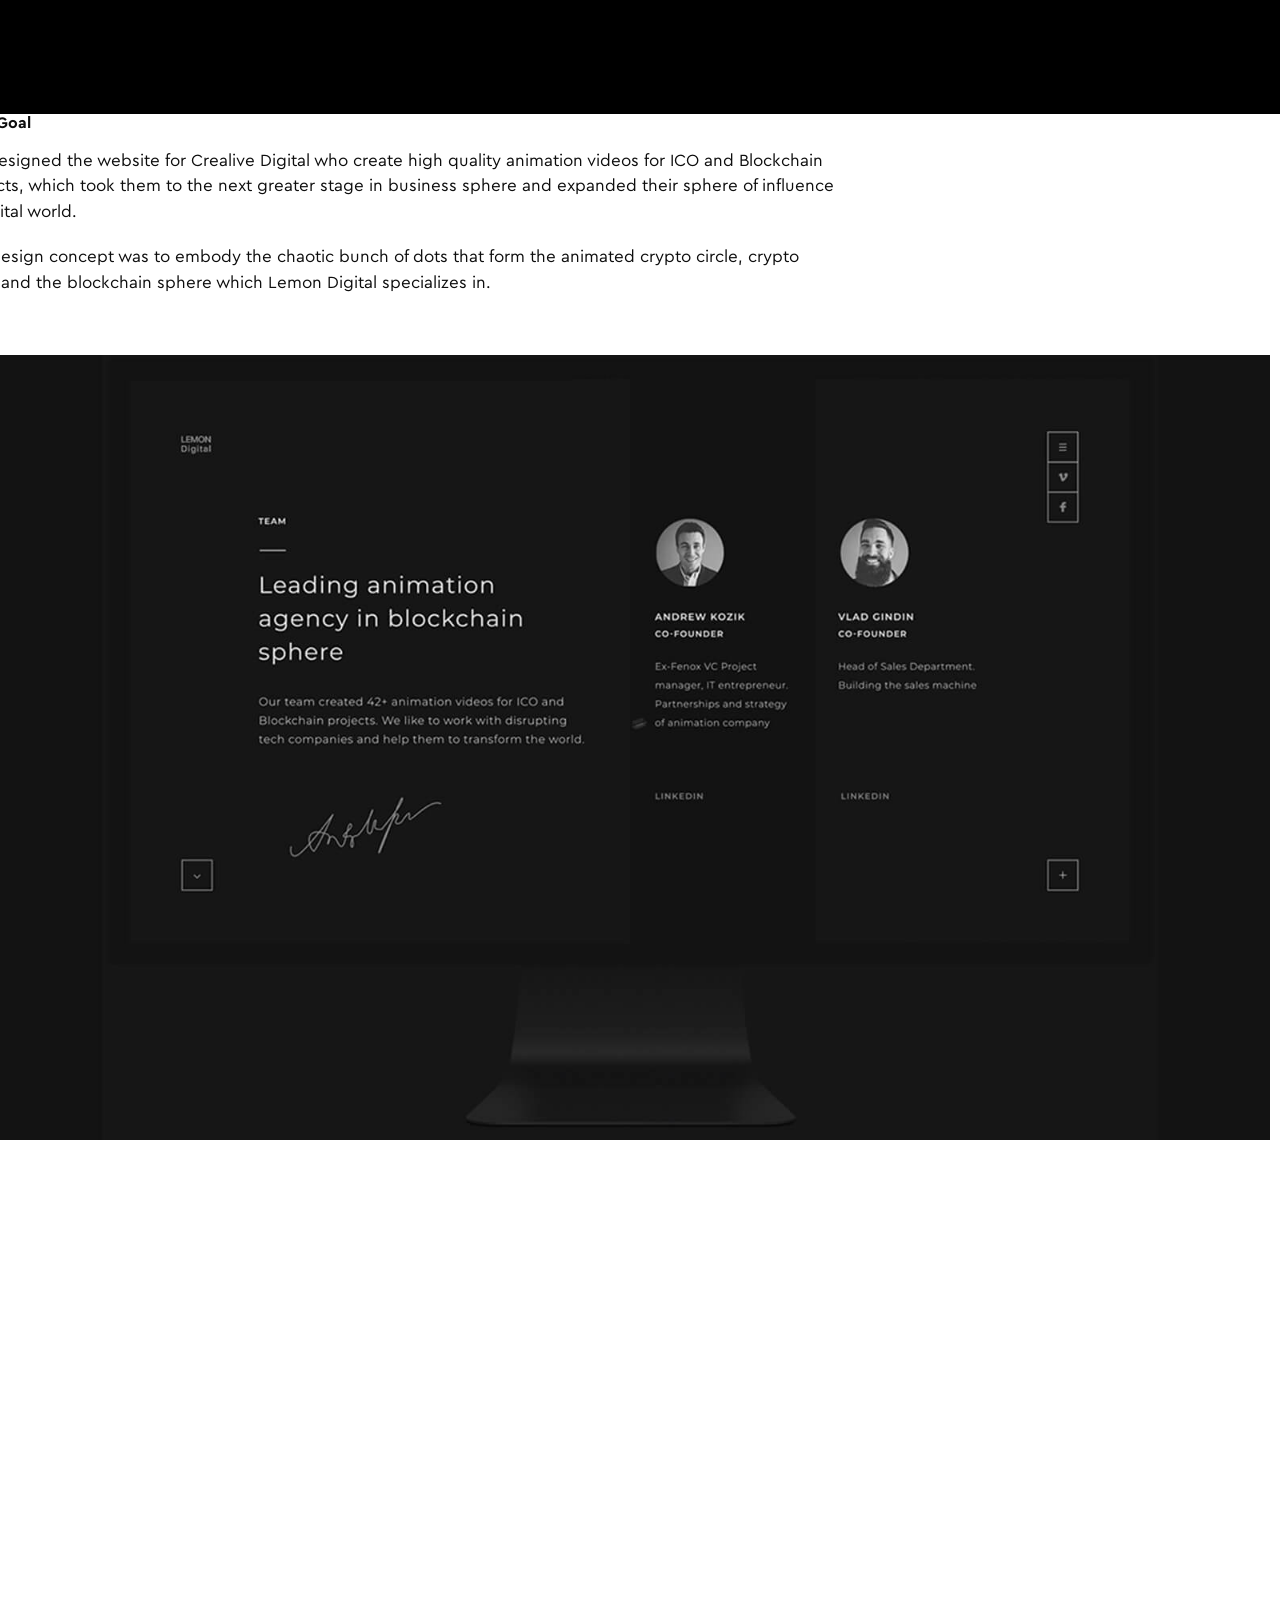
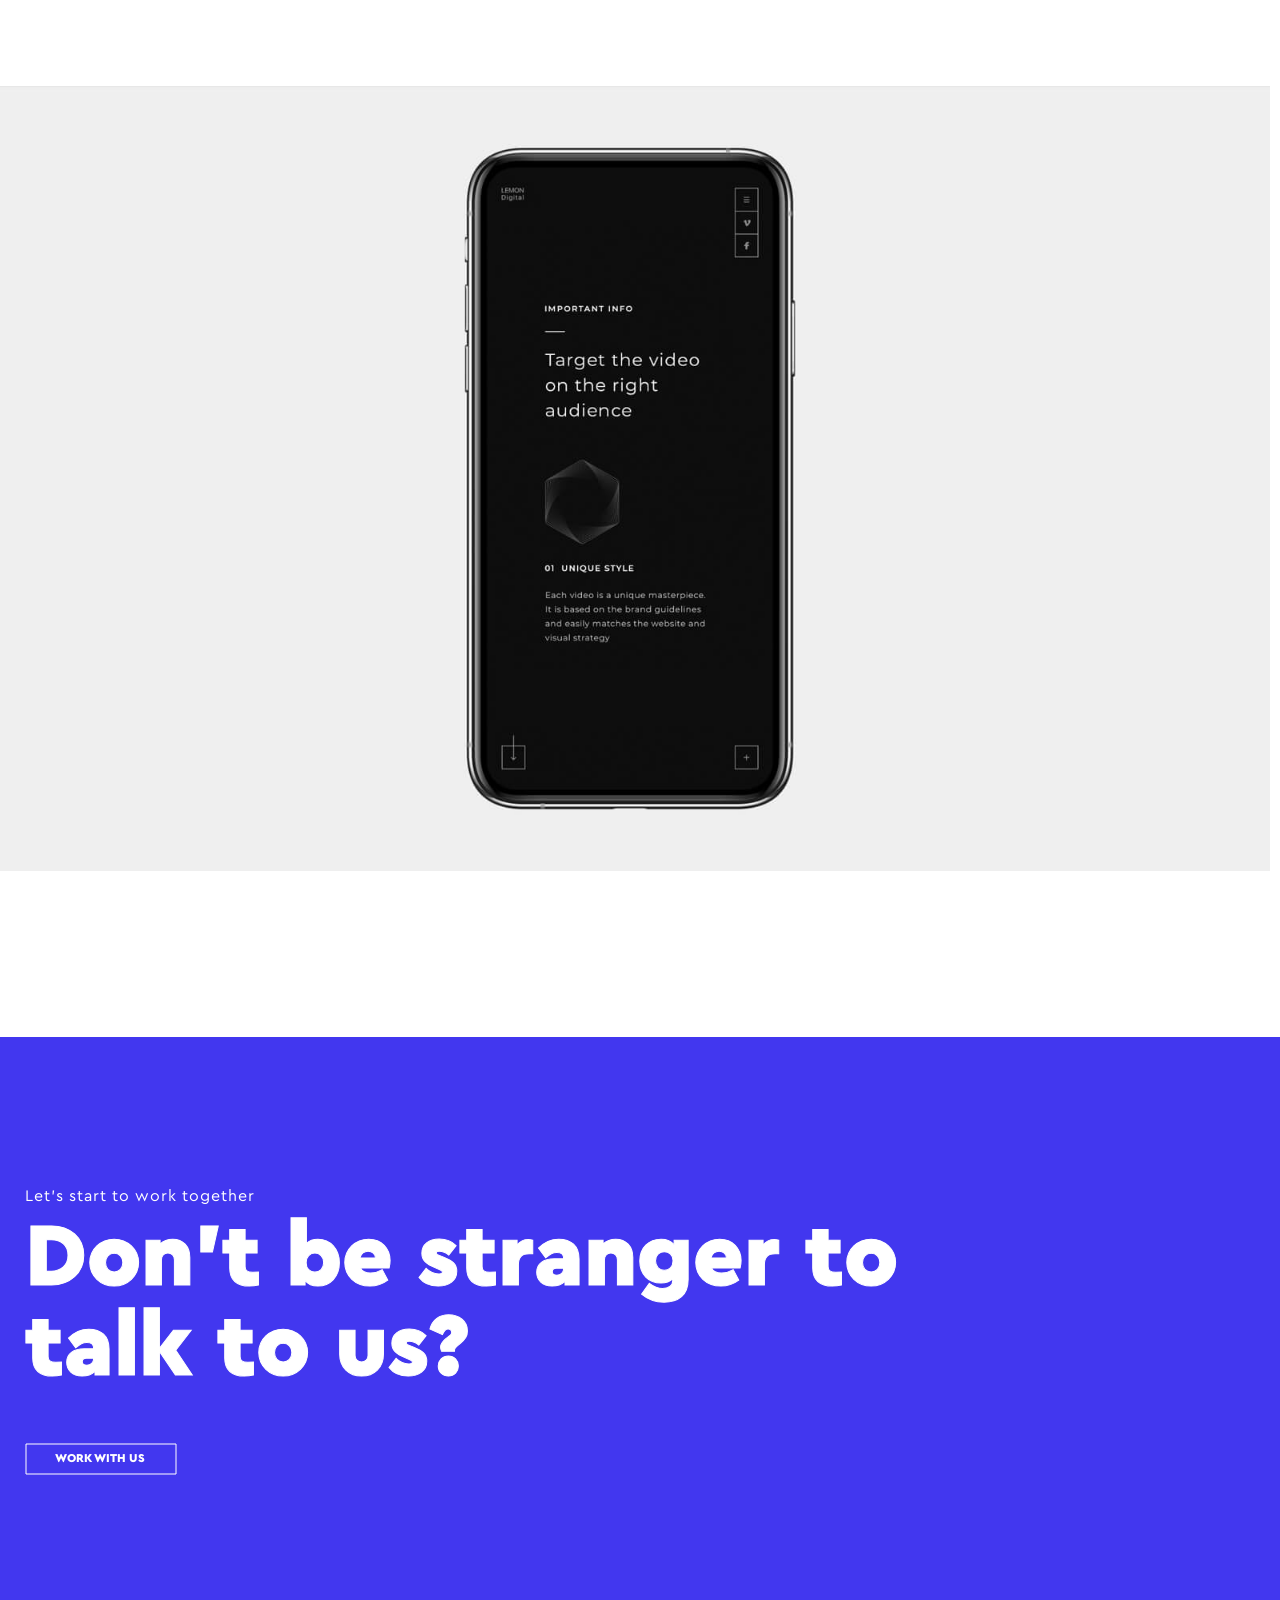
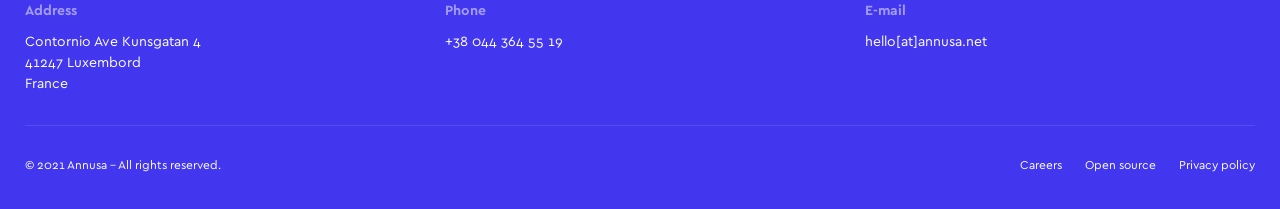
<file: portfolio/fabelle/index.htm>
﻿<!doctype html>
<html lang="en-US">
<head>
<meta charset="UTF-8">
<meta name="viewport" content="width=device-width, initial-scale=1">
<link rel="profile" href="../../xfn/11.htm">
<title>Fabelle &#8211; Annusa | Modern Digital Bakery</title>
<meta name='robots' content='max-image-preview:large'>
<link rel='dns-prefetch' href='../../index-1.htm'>
<link rel="alternate" type="application/rss+xml" title="Annusa | Modern Digital Bakery &raquo; Feed" href="../../feed/index.htm">
<link rel="alternate" type="application/rss+xml" title="Annusa | Modern Digital Bakery &raquo; Comments Feed" href="../../comments/feed/index.htm">
		<script>
			window._wpemojiSettings = {"baseUrl":"https:\/\/s.w.org\/images\/core\/emoji\/13.0.1\/72x72\/","ext":".png","svgUrl":"https:\/\/s.w.org\/images\/core\/emoji\/13.0.1\/svg\/","svgExt":".svg","source":{"concatemoji":"http:\/\/annusa.themezinho.net\/wp-includes\/js\/wp-emoji-release.min.js?ver=5.7.2"}};
			!function(e,a,t){var n,r,o,i=a.createElement("canvas"),p=i.getContext&&i.getContext("2d");function s(e,t){var a=String.fromCharCode;p.clearRect(0,0,i.width,i.height),p.fillText(a.apply(this,e),0,0);e=i.toDataURL();return p.clearRect(0,0,i.width,i.height),p.fillText(a.apply(this,t),0,0),e===i.toDataURL()}function c(e){var t=a.createElement("script");t.src=e,t.defer=t.type="text/javascript",a.getElementsByTagName("head")[0].appendChild(t)}for(o=Array("flag","emoji"),t.supports={everything:!0,everythingExceptFlag:!0},r=0;r<o.length;r++)t.supports[o[r]]=function(e){if(!p||!p.fillText)return!1;switch(p.textBaseline="top",p.font="600 32px Arial",e){case"flag":return s([127987,65039,8205,9895,65039],[127987,65039,8203,9895,65039])?!1:!s([55356,56826,55356,56819],[55356,56826,8203,55356,56819])&&!s([55356,57332,56128,56423,56128,56418,56128,56421,56128,56430,56128,56423,56128,56447],[55356,57332,8203,56128,56423,8203,56128,56418,8203,56128,56421,8203,56128,56430,8203,56128,56423,8203,56128,56447]);case"emoji":return!s([55357,56424,8205,55356,57212],[55357,56424,8203,55356,57212])}return!1}(o[r]),t.supports.everything=t.supports.everything&&t.supports[o[r]],"flag"!==o[r]&&(t.supports.everythingExceptFlag=t.supports.everythingExceptFlag&&t.supports[o[r]]);t.supports.everythingExceptFlag=t.supports.everythingExceptFlag&&!t.supports.flag,t.DOMReady=!1,t.readyCallback=function(){t.DOMReady=!0},t.supports.everything||(n=function(){t.readyCallback()},a.addEventListener?(a.addEventListener("DOMContentLoaded",n,!1),e.addEventListener("load",n,!1)):(e.attachEvent("onload",n),a.attachEvent("onreadystatechange",function(){"complete"===a.readyState&&t.readyCallback()})),(n=t.source||{}).concatemoji?c(n.concatemoji):n.wpemoji&&n.twemoji&&(c(n.twemoji),c(n.wpemoji)))}(window,document,window._wpemojiSettings);
		</script>
		<style>
img.wp-smiley,
img.emoji {
	display: inline !important;
	border: none !important;
	box-shadow: none !important;
	height: 1em !important;
	width: 1em !important;
	margin: 0 .07em !important;
	vertical-align: -0.1em !important;
	background: none !important;
	padding: 0 !important;
}
</style>
	<link rel='stylesheet' id='wp-block-library-css' href='../../wp-includes/css/dist/block-library/style.min.css?ver=5.7.2' media='all'>
<link rel='stylesheet' id='contact-form-7-css' href='../../wp-content/plugins/contact-form-7/includes/css/styles.css?ver=5.4' media='all'>
<link rel='stylesheet' id='annusa-bundle-css' href='../../wp-content/themes/annusa/css/bundle.min.css?ver=5.7.2' media='all'>
<link rel='stylesheet' id='bootsrap-css' href='../../wp-content/themes/annusa/css/bootstrap.min.css?ver=5.7.2' media='all'>
<link rel='stylesheet' id='annusa-main-style-css' href='../../wp-content/themes/annusa/css/style.css?ver=5.7.2' media='all'>
<link rel='stylesheet' id='annusa-stylesheet-css' href='../../wp-content/themes/annusa/style.css?ver=5.7.2' media='all'>
<link rel='stylesheet' id='js_composer_front-css' href='../../wp-content/plugins/js_composer/assets/css/js_composer.min.css?ver=6.6.0' media='all'>
<script id='comments-js-extra'>
var comment_data = {"name":"Name is required","email":"Email is required","comment":"Comment is required"};
</script>
<script src='../../wp-content/themes/annusa/js/comments.js?ver=5.7.2' id='comments-js'></script>
<script src='../../wp-includes/js/jquery/jquery.min.js?ver=3.5.1' id='jquery-core-js'></script>
<script src='../../wp-includes/js/jquery/jquery-migrate.min.js?ver=3.3.2' id='jquery-migrate-js'></script>
<link rel="https://api.w.org/" href="../../wp-json/index.htm.json"><link rel="EditURI" type="application/rsd+xml" title="RSD" href="../../xmlrpc.php.xml?rsd">
<link rel="wlwmanifest" type="application/wlwmanifest+xml" href="../../wp-includes/wlwmanifest.xml"> 
<meta name="generator" content="WordPress 5.7.2">
<link rel="canonical" href="index.htm">
<link rel='shortlink' href='index.htm?p=209'>
<link rel="alternate" type="application/json+oembed" href="../../wp-json/oembed/1.0/embed-12.json?url=http%3A%2F%2Fannusa.themezinho.net%2Fportfolio%2Ffabelle%2F">
<link rel="alternate" type="text/xml+oembed" href="../../wp-json/oembed/1.0/embed-12.xml?url=http%3A%2F%2Fannusa.themezinho.net%2Fportfolio%2Ffabelle%2F&#038;format=xml">
<meta name="generator" content="Powered by WPBakery Page Builder - drag and drop page builder for WordPress.">
<style type="text/css" data-type="vc_shortcodes-custom-css">.vc_custom_1583132792976{padding-top: 100px !important;padding-bottom: 100px !important;}.vc_custom_1583133064805{margin-bottom: 30px !important;}.vc_custom_1583133079582{margin-bottom: 30px !important;}</style><noscript><style> .wpb_animate_when_almost_visible { opacity: 1; }</style></noscript></head>
<body class="portfolio-template-default single single-portfolio postid-209 body-sandwich-menu wpb-js-composer js-comp-ver-6.6.0 vc_responsive">
<div class="cursor js-cursor"></div>
<div class="preloader" id="preloader"> <span></span> <span></span> <span></span> <span></span>
  <div class="inner">
    <canvas class="progress-bar" id="progress-bar" width="400" height="400"></canvas>
    <img src="../../wp-content/uploads/2020/02/logo@2x.png" alt="Annusa | Modern Digital Bakery"> </div>
</div>
<!-- end preloader -->

<div class="page-transition"> <span></span> <span></span> <span></span> <span></span> </div>
<!-- end page-transition -->
<div class="menu-main-menu-container"><ul id="menu-main-menu" class="menu-container"><li class='menu-item'><i></i><div><a href="../../index.htm" data-text="Home">Home</a></div></li>
<li class='menu-item'><i></i><div><a href="../../studio/index.htm" data-text="Studio">Studio</a></div></li>
<li class='menu-item'><i></i><div><a href="../../cases/index.htm" data-text="Cases">Cases</a></div></li>
<li class='menu-item'><i></i><div><a href="../../blog/index.htm" data-text="Blog">Blog</a></div></li>
<li class='menu-item'><i></i><div><a href="../../hello/index.htm" data-text="Hello">Hello</a></div></li>
</ul></div><nav class="navbar">
  <div class="logo"><a href="../../index.htm"><img src="../../wp-content/uploads/2020/02/logo.png" srcset="../../wp-content/uploads/2020/02/logo@2x.png" alt="Annusa | Modern Digital Bakery"></a></div>
        <span class="menu-text">Navigation</span>
  <div class="sandwich-menu">
    <div class="sandwich">
      <div class="sand"> <span></span> <span></span> </div>
      <div class="closed"> <span></span> <span></span> </div>
    </div>
  </div>
    </nav>
            <header class="page-header" style="background: #4237ef;">

				
				
				
				
				
				
				                    <div class="video-bg">
                        <video src="../../wp-content/uploads/2020/02/video01.mp4" muted="" loop="" playsinline="" autoplay=""></video>
                    </div>
				                <div class="container">
					<div class="row">
						<div class="col-12">
                    <h1>Fabelle</h1>

					                        <p>Blockchain sphere which Crealive Digital specializes in</p>
												</div>
						</div>
                </div>
				
				
				
				
				
				 				
                               		<aside class="left-side">
    <div class="social-links">
      <ul>
                                                                                    <li>
                                                <a href="#" title="github" target="_blank" rel="noreferrer" data-text="github">github</a>
                                            </li>
                                                                                    <li>
                                                <a href="#" title="behance" target="_blank" rel="noreferrer" data-text="behance">behance</a>
                                            </li>
                                                                                    <li>
                                                <a href="#" title="dribbble" target="_blank" rel="noreferrer" data-text="dribbble">dribbble</a>
                                            </li>
                                                                             </ul>
    </div>
    <!-- end social-links --> 
  </aside>
				
								
				
				
				                               		<aside class="right-side">
                                                                                   
                                                <a href="#" title="hello @ annusa.net" data-text="hello @ annusa.net">hello @ annusa.net</a>
                                            
                                        
   </aside>
				
								
				
				
				

                                    <div class="bottom-bar">
                       <div class="audio">
						 <div class="sound">
      <div class="equalizer"> <span></span> <span></span> <span></span> <span></span> </div>
      <!-- end equalizer --> 
							 
						
							 
							 
							 
				
				 				
                               		<b>Sound</b>
                                        
				
											 
							 
						   
						   
						   </div>
    <!-- end sound -->
						</div>
						
                       
												
						
						
						
						                     </div>
                            </header>
            <!-- end navbar -->
			<main>
    <section class="content-section"><div class="container"><div class="vc_row wpb_row vc_row-fluid"><div class="wpb_column vc_column_container vc_col-sm-12"><div class="vc_column-inner"><div class="wpb_wrapper"><div class="vc_row wpb_row vc_inner vc_row-fluid vc_custom_1583133064805"><div class="wpb_column vc_column_container vc_col-sm-12 vc_col-lg-5 vc_col-md-12"><div class="vc_column-inner"><div class="wpb_wrapper">


<div class="works-content ">
		  <h6>Case Overview</h6>
<p>With all his cruel ferocity and coldness there was an under of something in Tars Tarkas which he seemed ever battling to subdue.</p>
	
	
		
	
		  </div>

		</div></div></div><div class="wpb_column vc_column_container vc_col-sm-12 vc_col-lg-3 vc_col-md-4 vc_col-xs-12"><div class="vc_column-inner"><div class="wpb_wrapper">


<div class="works-content ">
		  <h6>Technologies</h6>
<ul>
<li>UI/UX</li>
<li>Web Development</li>
<li>Illustration &amp; Animation</li>
</ul>
	
	
		
	
		  </div>

		</div></div></div><div class="wpb_column vc_column_container vc_col-sm-6 vc_col-lg-2 vc_col-md-4 vc_col-xs-6"><div class="vc_column-inner"><div class="wpb_wrapper">


<div class="works-content ">
		  <h6>Client</h6>
<p>Crealive Digital</p>
	
	
		
	
		  </div>

		</div></div></div><div class="wpb_column vc_column_container vc_col-sm-6 vc_col-lg-2 vc_col-md-4 vc_col-xs-6"><div class="vc_column-inner"><div class="wpb_wrapper">


<div class="works-content ">
		  <h6>URL</h6>
	
	
	                <div class="custom-link ">
                    <a href="#" data-text="Learn More">
                        Learn More                    </a>
                </div>
            	
	
		  </div>

		</div></div></div></div>       
            <figure class="image ">

               
                                            <img src="../../wp-content/uploads/2020/03/case-detail01.jpg.jfif" alt="Image">
                                   
            </figure>
       

		       
            <figure class="image ">

               
                                            <img src="../../wp-content/uploads/2020/03/case-detail02.jpg.jfif" alt="Image">
                                   
            </figure>
       

		</div></div></div></div></div></section><section class="content-section" style="background-color: #000000;"><div data-vc-full-width="true" data-vc-full-width-init="false" data-vc-stretch-content="true" class="vc_row wpb_row vc_row-fluid vc_row-no-padding"><div class="wpb_column vc_column_container vc_col-sm-12"><div class="vc_column-inner"><div class="wpb_wrapper"> 



    
      <div class="content-slider">
        <div class="swiper-wrapper">
                              <div class="swiper-slide" data-background="http://annusa.themezinho.net/wp-content/uploads/2020/03/case-detail03.png">
			 			 <div class="slide-inner">
				 				  				 				    </div>
			  <!-- end slide-inner -->
			</div>
          
                                      <div class="swiper-slide" data-background="http://annusa.themezinho.net/wp-content/uploads/2020/03/transparent.png">
			             <video src="../../wp-content/uploads/2020/03/video03.mp4" muted="" autoplay="" loop=""></video>
			  			 <div class="slide-inner">
				 				  				 				    </div>
			  <!-- end slide-inner -->
			</div>
          
                                      <div class="swiper-slide" data-background="http://annusa.themezinho.net/wp-content/uploads/2020/03/case-detail04.png">
			 			 <div class="slide-inner">
				 				  				 				    </div>
			  <!-- end slide-inner -->
			</div>
          
                          </div>
        <!-- end swiper-wrapper -->
        <div class="swiper-button-prev">PREV</div>
        <!-- end button-prev -->
        <div class="swiper-button-next">NEXT</div>
        <!-- end button-next --> 
		   <div class="swiper-pagination"></div>
		  <!-- end swiper-pagination -->
      </div>
      <!-- end content-slider -->
    








</div></div></div></div><div class="vc_row-full-width vc_clearfix"></div></section><section class="content-section"><div class="container"><div class="vc_row wpb_row vc_row-fluid"><div class="wpb_column vc_column_container vc_col-sm-12 vc_col-xs-12"><div class="vc_column-inner"><div class="wpb_wrapper"><div class="vc_row wpb_row vc_inner vc_row-fluid vc_custom_1583133079582"><div class="wpb_column vc_column_container vc_col-sm-12 vc_col-lg-8 vc_col-md-10 vc_col-xs-12"><div class="vc_column-inner"><div class="wpb_wrapper">


<div class="works-content ">
		  <h6>Case Goal</h6>
<p>We designed the website for Crealive Digital who create high quality animation videos for ICO and Blockchain projects, which took them to the next greater stage in business sphere and expanded their sphere of influence in digital world.</p>
<p>The design concept was to embody the chaotic bunch of dots that form the animated crypto circle, crypto coins and the blockchain sphere which Lemon Digital specializes in.</p>
	
	
		
	
		  </div>

		</div></div></div></div>       
            <figure class="image ">

               
                                            <img src="../../wp-content/uploads/2020/03/case-detail05.jpg.jfif" alt="">
                                   
            </figure>
       

		</div></div></div></div></div></section><section class="content-section bg-image" style="background: url(../../wp-content/uploads/2020/03/case-detail07.jpg.jfif) center no-repeat; "><div class="vc_row wpb_row vc_row-fluid vc_custom_1583132792976"><div class="wpb_column vc_column_container vc_col-sm-12"><div class="vc_column-inner"><div class="wpb_wrapper">


<div class="works-content ">
		  	
	
		
	
		  </div>

		</div></div></div></div></section><section class="content-section"><div class="container"><div class="vc_row wpb_row vc_row-fluid"><div class="wpb_column vc_column_container vc_col-sm-12"><div class="vc_column-inner"><div class="wpb_wrapper">       
            <figure class="image ">

               
                                            <img src="../../wp-content/uploads/2020/03/case-detail06.jpg.jfif" alt="">
                                   
            </figure>
       

		</div></div></div></div></div></section>
  </main>
<footer class="footer" data-background="&quot;http://annusa.themezinho.net/wp-content/uploads/2020/02/footer-bg.png&quot;" style="background-color: #4237ef">
  <div class="container">
    <div class="row">
            <div class="col-lg-10">
        <div class="work-with-us"> 
			<h6 class="wow" data-splitting="">
			Let's start to work together				</h6>
			<h2 class="wow" data-splitting="">
			Don't be <span>stranger</span> to talk to us?				</h2>
                    <a href="../../hello/index.htm" class="custom-btn wow fadeInUp" title="WORK WITH US">
          <svg>
            <rect width="218" height="56" x="1" y="1" rx="0" fill="none" stroke="#ffffff"></rect>
          </svg>
          <span>WORK WITH US</span> </a>
                  </div>
        <!-- end work-with-us --> 
      </div>
      <!-- end col-10 -->
                        <div class="col-lg-4 wow fadeIn">
        <div class="widget_text widget footer-widget"><div class="textwidget custom-html-widget"><address>
            <small>Address</small>
            <p>Contornio Ave Kunsgatan 4<br>
              41247 Luxembord<br>
              France</p>
            </address></div></div>      </div>
                  <div class="col-lg-4 col-md-6 wow fadeIn">
        <div class="widget_text widget footer-widget"><div class="textwidget custom-html-widget"><address>
        <small>Phone</small>
        <p>+38 044 364 55 19</p>
        </address></div></div>      </div>
                  <div class="col-lg-4 col-md-6 wow fadeIn">
        <div class="widget_text widget footer-widget"><div class="textwidget custom-html-widget"><address>
        <small>E-mail</small>
        <p><a href="#" data-text="hello[at]annusa.net">hello[at]annusa.net</a></p>
        </address></div></div>      </div>
                              <div class="col-12 wow fadeIn">
        <div class="footer-bottom"> <span>&copy; 2021 Annusa - All rights reserved.</span>
          <ul id="menu-footer-menu" class="footer-menu"><li class='menu-item'><i></i><div><a href="#" data-text="Careers">Careers</a></div></li>
<li class='menu-item'><i></i><div><a href="#" data-text="Open source">Open source</a></div></li>
<li class='menu-item'><i></i><div><a href="#" data-text="Privacy policy">Privacy policy</a></div></li>
</ul>        </div>
        <!-- end footer-bottom --> 
      </div>
      <!-- end col-12 -->
          </div>
    <!-- end row --> 
  </div>
  <!-- end container --> 
</footer>
<script type="text/html" id="wpb-modifications"></script><script src='../../wp-includes/js/dist/vendor/wp-polyfill.min.js?ver=7.4.4' id='wp-polyfill-js'></script>
<script id='wp-polyfill-js-after'>
( 'fetch' in window ) || document.write( '<script src="http://annusa.themezinho.net/wp-includes/js/dist/vendor/wp-polyfill-fetch.min.js?ver=3.0.0"></scr' + 'ipt>' );( document.contains ) || document.write( '<script src="http://annusa.themezinho.net/wp-includes/js/dist/vendor/wp-polyfill-node-contains.min.js?ver=3.42.0"></scr' + 'ipt>' );( window.DOMRect ) || document.write( '<script src="http://annusa.themezinho.net/wp-includes/js/dist/vendor/wp-polyfill-dom-rect.min.js?ver=3.42.0"></scr' + 'ipt>' );( window.URL && window.URL.prototype && window.URLSearchParams ) || document.write( '<script src="http://annusa.themezinho.net/wp-includes/js/dist/vendor/wp-polyfill-url.min.js?ver=3.6.4"></scr' + 'ipt>' );( window.FormData && window.FormData.prototype.keys ) || document.write( '<script src="http://annusa.themezinho.net/wp-includes/js/dist/vendor/wp-polyfill-formdata.min.js?ver=3.0.12"></scr' + 'ipt>' );( Element.prototype.matches && Element.prototype.closest ) || document.write( '<script src="http://annusa.themezinho.net/wp-includes/js/dist/vendor/wp-polyfill-element-closest.min.js?ver=2.0.2"></scr' + 'ipt>' );( 'objectFit' in document.documentElement.style ) || document.write( '<script src="http://annusa.themezinho.net/wp-includes/js/dist/vendor/wp-polyfill-object-fit.min.js?ver=2.3.4"></scr' + 'ipt>' );
</script>
<script src='../../wp-includes/js/dist/hooks.min.js?ver=50e23bed88bcb9e6e14023e9961698c1' id='wp-hooks-js'></script>
<script src='../../wp-includes/js/dist/i18n.min.js?ver=db9a9a37da262883343e941c3731bc67' id='wp-i18n-js'></script>
<script id='wp-i18n-js-after'>
wp.i18n.setLocaleData( { 'text direction\u0004ltr': [ 'ltr' ] } );
</script>
<script src='../../wp-includes/js/dist/vendor/lodash.min.js?ver=4.17.19' id='lodash-js'></script>
<script id='lodash-js-after'>
window.lodash = _.noConflict();
</script>
<script src='../../wp-includes/js/dist/url.min.js?ver=0ac7e0472c46121366e7ce07244be1ac' id='wp-url-js'></script>
<script id='wp-api-fetch-js-translations'>
( function( domain, translations ) {
	var localeData = translations.locale_data[ domain ] || translations.locale_data.messages;
	localeData[""].domain = domain;
	wp.i18n.setLocaleData( localeData, domain );
} )( "default", { "locale_data": { "messages": { "": {} } } } );
</script>
<script src='../../wp-includes/js/dist/api-fetch.min.js?ver=a783d1f442d2abefc7d6dbd156a44561' id='wp-api-fetch-js'></script>
<script id='wp-api-fetch-js-after'>
wp.apiFetch.use( wp.apiFetch.createRootURLMiddleware( "http://annusa.themezinho.net/wp-json/" ) );
wp.apiFetch.nonceMiddleware = wp.apiFetch.createNonceMiddleware( "341d191ea9" );
wp.apiFetch.use( wp.apiFetch.nonceMiddleware );
wp.apiFetch.use( wp.apiFetch.mediaUploadMiddleware );
wp.apiFetch.nonceEndpoint = "http://annusa.themezinho.net/wp-admin/admin-ajax.php?action=rest-nonce";
</script>
<script id='contact-form-7-js-extra'>
var wpcf7 = [];
</script>
<script src='../../wp-content/plugins/contact-form-7/includes/js/index.js?ver=5.4' id='contact-form-7-js'></script>
<script src='../../wp-content/themes/annusa/js/bootstrap.min.js?ver=5.7.2' id='bootstrap-js'></script>
<script src='../../wp-content/themes/annusa/js/bundle.js?ver=5.7.2' id='annusa-bundle-js'></script>
<script id='annusa-scripts-js-extra'>
var data = {"pre_loader_typewriter":[],"audio_source":"http:\/\/annusa.themezinho.net\/wp-content\/uploads\/2020\/02\/audio01.mp3","enable_sound_bar":"1"};
</script>
<script src='../../wp-content/themes/annusa/js/scripts.js?ver=5.7.2' id='annusa-scripts-js'></script>
<script src='../../wp-includes/js/wp-embed.min.js?ver=5.7.2' id='wp-embed-js'></script>
<script src='../../wp-content/plugins/js_composer/assets/js/dist/js_composer_front.min.js?ver=6.6.0' id='wpb_composer_front_js-js'></script>
</body></html>
</file>
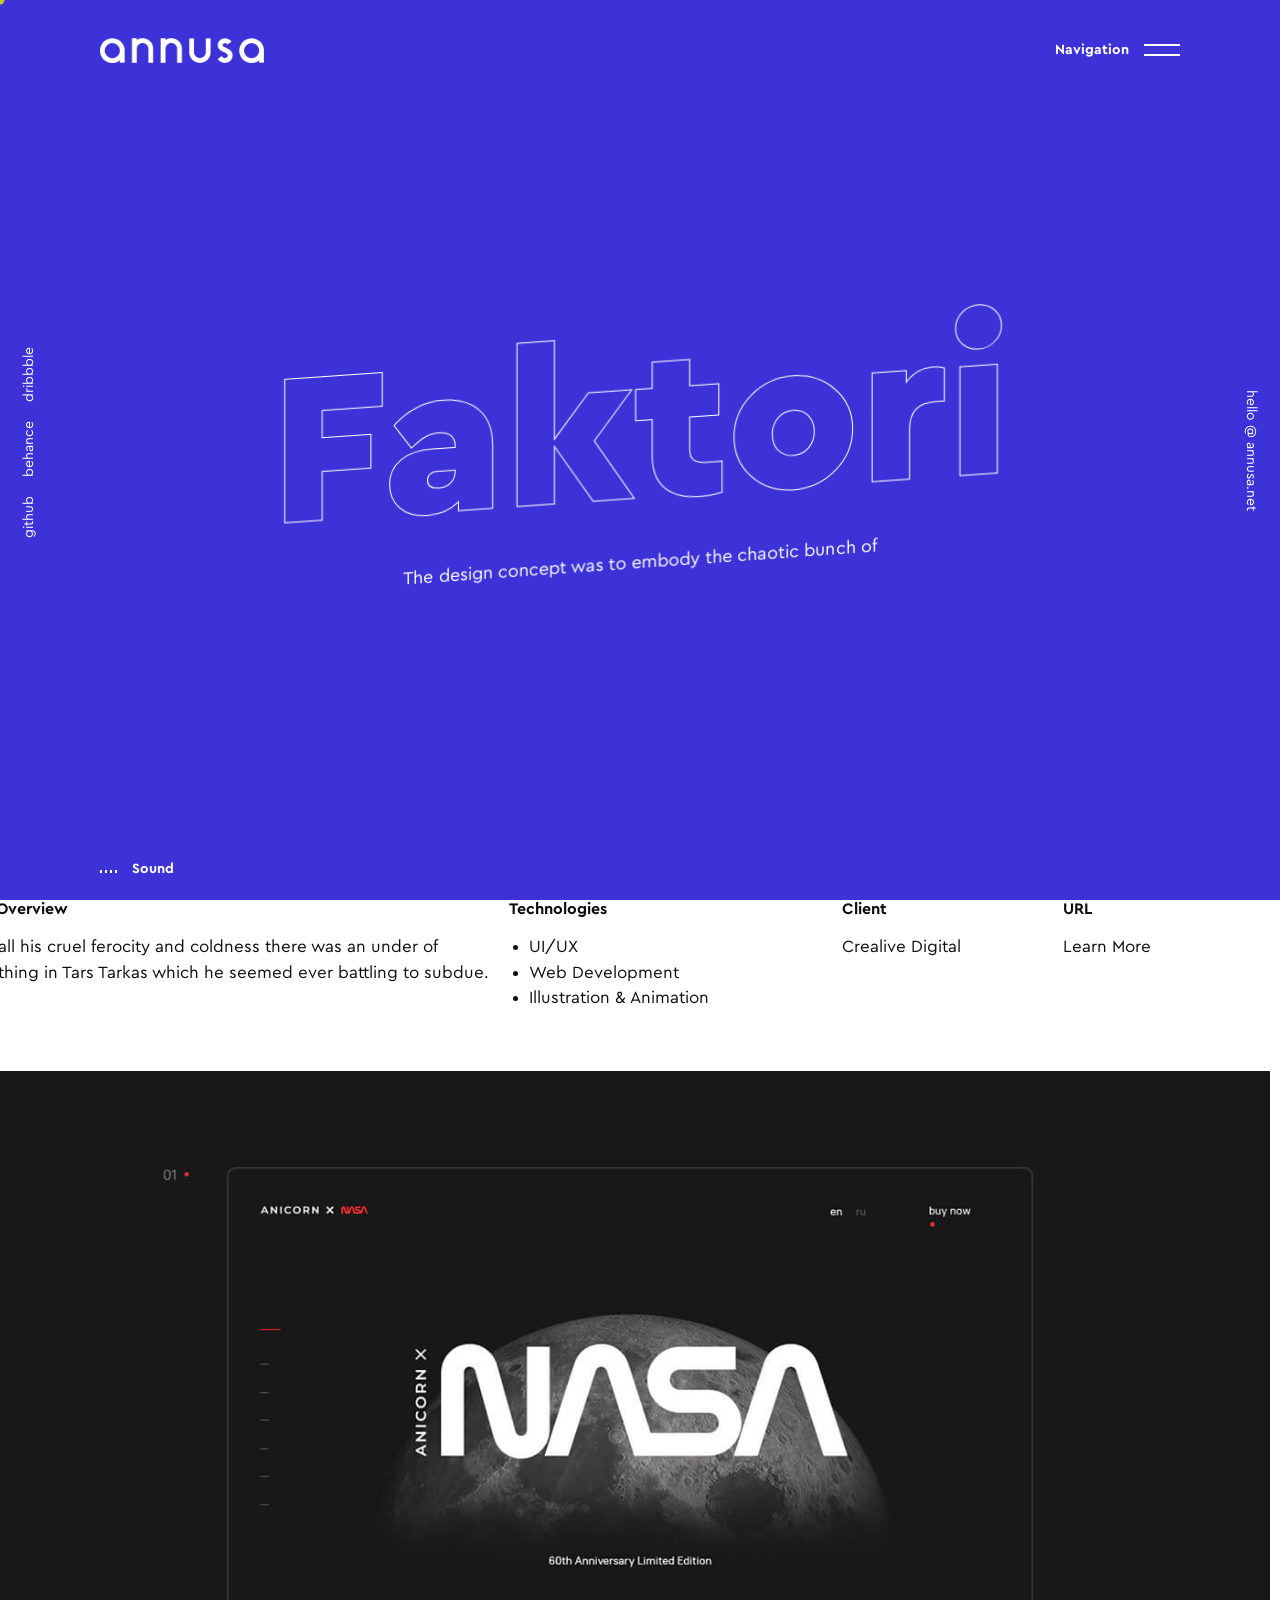
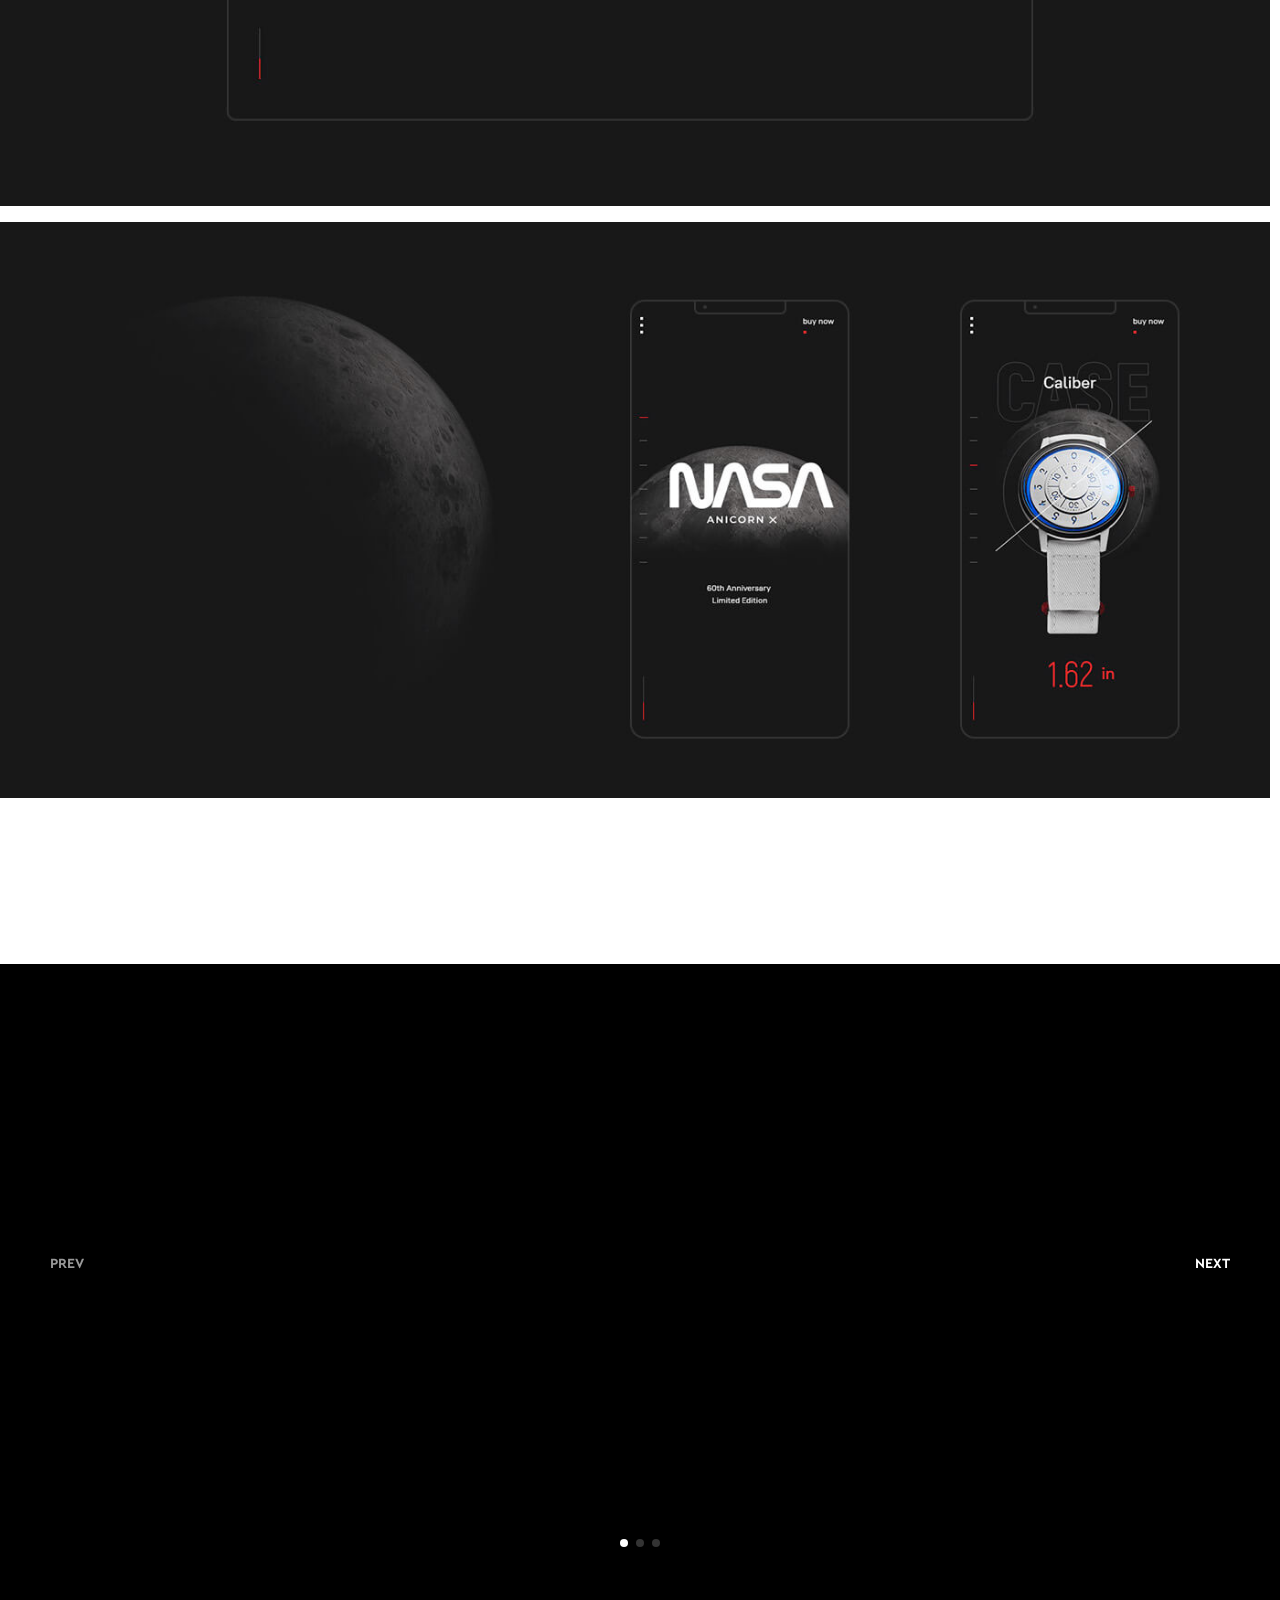
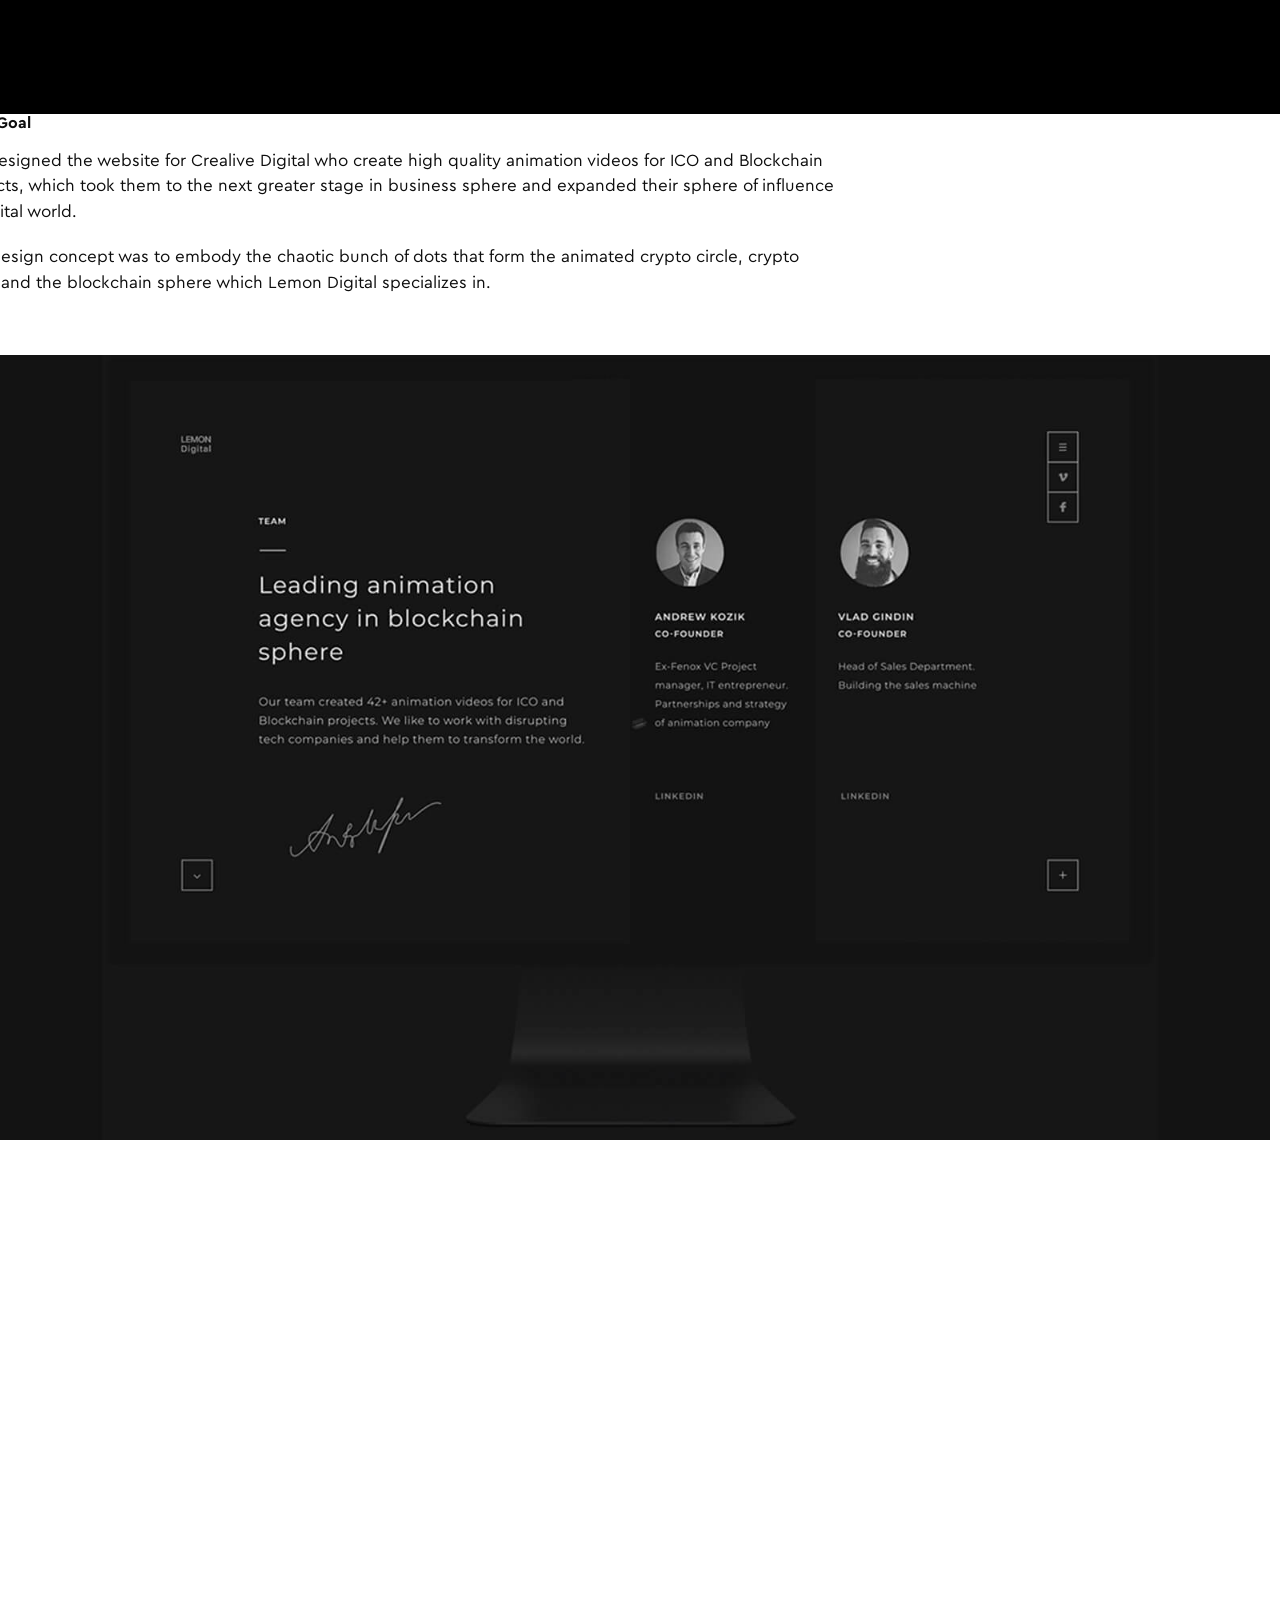
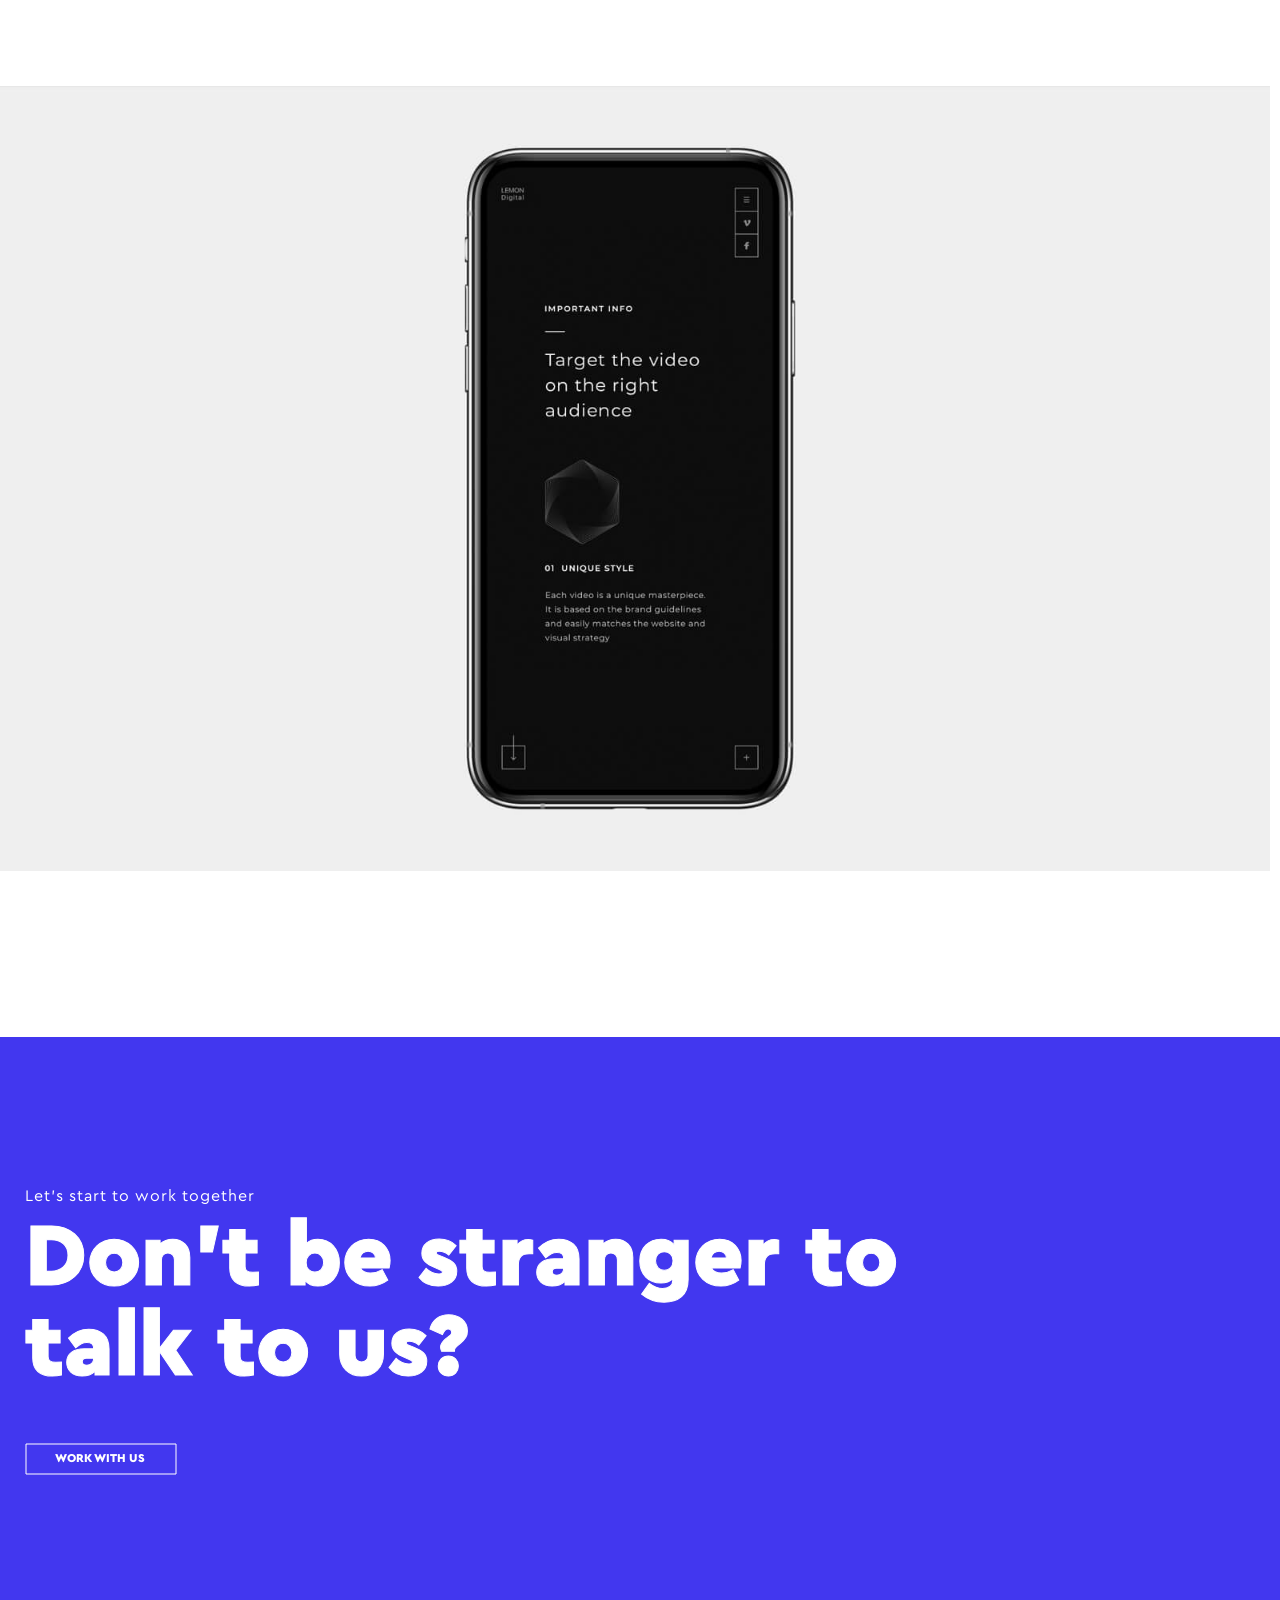
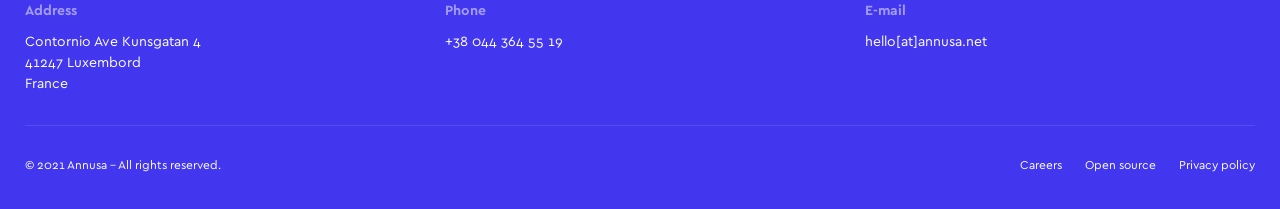
<file: portfolio/faktori/index.htm>
﻿<!doctype html>
<html lang="en-US">
<head>
<meta charset="UTF-8">
<meta name="viewport" content="width=device-width, initial-scale=1">
<link rel="profile" href="../../xfn/11.htm">
<title>Faktori &#8211; Annusa | Modern Digital Bakery</title>
<meta name='robots' content='max-image-preview:large'>
<link rel='dns-prefetch' href='../../index-1.htm'>
<link rel="alternate" type="application/rss+xml" title="Annusa | Modern Digital Bakery &raquo; Feed" href="../../feed/index.htm">
<link rel="alternate" type="application/rss+xml" title="Annusa | Modern Digital Bakery &raquo; Comments Feed" href="../../comments/feed/index.htm">
		<script>
			window._wpemojiSettings = {"baseUrl":"https:\/\/s.w.org\/images\/core\/emoji\/13.0.1\/72x72\/","ext":".png","svgUrl":"https:\/\/s.w.org\/images\/core\/emoji\/13.0.1\/svg\/","svgExt":".svg","source":{"concatemoji":"http:\/\/annusa.themezinho.net\/wp-includes\/js\/wp-emoji-release.min.js?ver=5.7.2"}};
			!function(e,a,t){var n,r,o,i=a.createElement("canvas"),p=i.getContext&&i.getContext("2d");function s(e,t){var a=String.fromCharCode;p.clearRect(0,0,i.width,i.height),p.fillText(a.apply(this,e),0,0);e=i.toDataURL();return p.clearRect(0,0,i.width,i.height),p.fillText(a.apply(this,t),0,0),e===i.toDataURL()}function c(e){var t=a.createElement("script");t.src=e,t.defer=t.type="text/javascript",a.getElementsByTagName("head")[0].appendChild(t)}for(o=Array("flag","emoji"),t.supports={everything:!0,everythingExceptFlag:!0},r=0;r<o.length;r++)t.supports[o[r]]=function(e){if(!p||!p.fillText)return!1;switch(p.textBaseline="top",p.font="600 32px Arial",e){case"flag":return s([127987,65039,8205,9895,65039],[127987,65039,8203,9895,65039])?!1:!s([55356,56826,55356,56819],[55356,56826,8203,55356,56819])&&!s([55356,57332,56128,56423,56128,56418,56128,56421,56128,56430,56128,56423,56128,56447],[55356,57332,8203,56128,56423,8203,56128,56418,8203,56128,56421,8203,56128,56430,8203,56128,56423,8203,56128,56447]);case"emoji":return!s([55357,56424,8205,55356,57212],[55357,56424,8203,55356,57212])}return!1}(o[r]),t.supports.everything=t.supports.everything&&t.supports[o[r]],"flag"!==o[r]&&(t.supports.everythingExceptFlag=t.supports.everythingExceptFlag&&t.supports[o[r]]);t.supports.everythingExceptFlag=t.supports.everythingExceptFlag&&!t.supports.flag,t.DOMReady=!1,t.readyCallback=function(){t.DOMReady=!0},t.supports.everything||(n=function(){t.readyCallback()},a.addEventListener?(a.addEventListener("DOMContentLoaded",n,!1),e.addEventListener("load",n,!1)):(e.attachEvent("onload",n),a.attachEvent("onreadystatechange",function(){"complete"===a.readyState&&t.readyCallback()})),(n=t.source||{}).concatemoji?c(n.concatemoji):n.wpemoji&&n.twemoji&&(c(n.twemoji),c(n.wpemoji)))}(window,document,window._wpemojiSettings);
		</script>
		<style>
img.wp-smiley,
img.emoji {
	display: inline !important;
	border: none !important;
	box-shadow: none !important;
	height: 1em !important;
	width: 1em !important;
	margin: 0 .07em !important;
	vertical-align: -0.1em !important;
	background: none !important;
	padding: 0 !important;
}
</style>
	<link rel='stylesheet' id='wp-block-library-css' href='../../wp-includes/css/dist/block-library/style.min.css?ver=5.7.2' media='all'>
<link rel='stylesheet' id='contact-form-7-css' href='../../wp-content/plugins/contact-form-7/includes/css/styles.css?ver=5.4' media='all'>
<link rel='stylesheet' id='annusa-bundle-css' href='../../wp-content/themes/annusa/css/bundle.min.css?ver=5.7.2' media='all'>
<link rel='stylesheet' id='bootsrap-css' href='../../wp-content/themes/annusa/css/bootstrap.min.css?ver=5.7.2' media='all'>
<link rel='stylesheet' id='annusa-main-style-css' href='../../wp-content/themes/annusa/css/style.css?ver=5.7.2' media='all'>
<link rel='stylesheet' id='annusa-stylesheet-css' href='../../wp-content/themes/annusa/style.css?ver=5.7.2' media='all'>
<link rel='stylesheet' id='js_composer_front-css' href='../../wp-content/plugins/js_composer/assets/css/js_composer.min.css?ver=6.6.0' media='all'>
<script id='comments-js-extra'>
var comment_data = {"name":"Name is required","email":"Email is required","comment":"Comment is required"};
</script>
<script src='../../wp-content/themes/annusa/js/comments.js?ver=5.7.2' id='comments-js'></script>
<script src='../../wp-includes/js/jquery/jquery.min.js?ver=3.5.1' id='jquery-core-js'></script>
<script src='../../wp-includes/js/jquery/jquery-migrate.min.js?ver=3.3.2' id='jquery-migrate-js'></script>
<link rel="https://api.w.org/" href="../../wp-json/index.htm.json"><link rel="EditURI" type="application/rsd+xml" title="RSD" href="../../xmlrpc.php.xml?rsd">
<link rel="wlwmanifest" type="application/wlwmanifest+xml" href="../../wp-includes/wlwmanifest.xml"> 
<meta name="generator" content="WordPress 5.7.2">
<link rel="canonical" href="index.htm">
<link rel='shortlink' href='index.htm?p=206'>
<link rel="alternate" type="application/json+oembed" href="../../wp-json/oembed/1.0/embed-15.json?url=http%3A%2F%2Fannusa.themezinho.net%2Fportfolio%2Ffaktori%2F">
<link rel="alternate" type="text/xml+oembed" href="../../wp-json/oembed/1.0/embed-15.xml?url=http%3A%2F%2Fannusa.themezinho.net%2Fportfolio%2Ffaktori%2F&#038;format=xml">
<meta name="generator" content="Powered by WPBakery Page Builder - drag and drop page builder for WordPress.">
<style type="text/css" data-type="vc_shortcodes-custom-css">.vc_custom_1583132792976{padding-top: 100px !important;padding-bottom: 100px !important;}.vc_custom_1583133064805{margin-bottom: 30px !important;}.vc_custom_1583133079582{margin-bottom: 30px !important;}</style><noscript><style> .wpb_animate_when_almost_visible { opacity: 1; }</style></noscript></head>
<body class="portfolio-template-default single single-portfolio postid-206 body-sandwich-menu wpb-js-composer js-comp-ver-6.6.0 vc_responsive">
<div class="cursor js-cursor"></div>
<div class="preloader" id="preloader"> <span></span> <span></span> <span></span> <span></span>
  <div class="inner">
    <canvas class="progress-bar" id="progress-bar" width="400" height="400"></canvas>
    <img src="../../wp-content/uploads/2020/02/logo@2x.png" alt="Annusa | Modern Digital Bakery"> </div>
</div>
<!-- end preloader -->

<div class="page-transition"> <span></span> <span></span> <span></span> <span></span> </div>
<!-- end page-transition -->
<div class="menu-main-menu-container"><ul id="menu-main-menu" class="menu-container"><li class='menu-item'><i></i><div><a href="../../index.htm" data-text="Home">Home</a></div></li>
<li class='menu-item'><i></i><div><a href="../../studio/index.htm" data-text="Studio">Studio</a></div></li>
<li class='menu-item'><i></i><div><a href="../../cases/index.htm" data-text="Cases">Cases</a></div></li>
<li class='menu-item'><i></i><div><a href="../../blog/index.htm" data-text="Blog">Blog</a></div></li>
<li class='menu-item'><i></i><div><a href="../../hello/index.htm" data-text="Hello">Hello</a></div></li>
</ul></div><nav class="navbar">
  <div class="logo"><a href="../../index.htm"><img src="../../wp-content/uploads/2020/02/logo.png" srcset="../../wp-content/uploads/2020/02/logo@2x.png" alt="Annusa | Modern Digital Bakery"></a></div>
        <span class="menu-text">Navigation</span>
  <div class="sandwich-menu">
    <div class="sandwich">
      <div class="sand"> <span></span> <span></span> </div>
      <div class="closed"> <span></span> <span></span> </div>
    </div>
  </div>
    </nav>
            <header class="page-header" style="background: #4237ef;">

				
				
				
				
				
				
				                    <div class="video-bg">
                        <video src="../../wp-content/uploads/2020/02/video01.mp4" muted="" loop="" playsinline="" autoplay=""></video>
                    </div>
				                <div class="container">
					<div class="row">
						<div class="col-12">
                    <h1>Faktori</h1>

					                        <p>The design concept was to embody the chaotic bunch of </p>
												</div>
						</div>
                </div>
				
				
				
				
				
				 				
                               		<aside class="left-side">
    <div class="social-links">
      <ul>
                                                                                    <li>
                                                <a href="#" title="github" target="_blank" rel="noreferrer" data-text="github">github</a>
                                            </li>
                                                                                    <li>
                                                <a href="#" title="behance" target="_blank" rel="noreferrer" data-text="behance">behance</a>
                                            </li>
                                                                                    <li>
                                                <a href="#" title="dribbble" target="_blank" rel="noreferrer" data-text="dribbble">dribbble</a>
                                            </li>
                                                                             </ul>
    </div>
    <!-- end social-links --> 
  </aside>
				
								
				
				
				                               		<aside class="right-side">
                                                                                   
                                                <a href="#" title="hello @ annusa.net" data-text="hello @ annusa.net">hello @ annusa.net</a>
                                            
                                        
   </aside>
				
								
				
				
				

                                    <div class="bottom-bar">
                       <div class="audio">
						 <div class="sound">
      <div class="equalizer"> <span></span> <span></span> <span></span> <span></span> </div>
      <!-- end equalizer --> 
							 
						
							 
							 
							 
				
				 				
                               		<b>Sound</b>
                                        
				
											 
							 
						   
						   
						   </div>
    <!-- end sound -->
						</div>
						
                       
												
						
						
						
						                     </div>
                            </header>
            <!-- end navbar -->
			<main>
    <section class="content-section"><div class="container"><div class="vc_row wpb_row vc_row-fluid"><div class="wpb_column vc_column_container vc_col-sm-12"><div class="vc_column-inner"><div class="wpb_wrapper"><div class="vc_row wpb_row vc_inner vc_row-fluid vc_custom_1583133064805"><div class="wpb_column vc_column_container vc_col-sm-12 vc_col-lg-5 vc_col-md-12"><div class="vc_column-inner"><div class="wpb_wrapper">


<div class="works-content ">
		  <h6>Case Overview</h6>
<p>With all his cruel ferocity and coldness there was an under of something in Tars Tarkas which he seemed ever battling to subdue.</p>
	
	
		
	
		  </div>

		</div></div></div><div class="wpb_column vc_column_container vc_col-sm-12 vc_col-lg-3 vc_col-md-4 vc_col-xs-12"><div class="vc_column-inner"><div class="wpb_wrapper">


<div class="works-content ">
		  <h6>Technologies</h6>
<ul>
<li>UI/UX</li>
<li>Web Development</li>
<li>Illustration &amp; Animation</li>
</ul>
	
	
		
	
		  </div>

		</div></div></div><div class="wpb_column vc_column_container vc_col-sm-6 vc_col-lg-2 vc_col-md-4 vc_col-xs-6"><div class="vc_column-inner"><div class="wpb_wrapper">


<div class="works-content ">
		  <h6>Client</h6>
<p>Crealive Digital</p>
	
	
		
	
		  </div>

		</div></div></div><div class="wpb_column vc_column_container vc_col-sm-6 vc_col-lg-2 vc_col-md-4 vc_col-xs-6"><div class="vc_column-inner"><div class="wpb_wrapper">


<div class="works-content ">
		  <h6>URL</h6>
	
	
	                <div class="custom-link ">
                    <a href="#" data-text="Learn More">
                        Learn More                    </a>
                </div>
            	
	
		  </div>

		</div></div></div></div>       
            <figure class="image ">

               
                                            <img src="../../wp-content/uploads/2020/03/case-detail01.jpg.jfif" alt="Image">
                                   
            </figure>
       

		       
            <figure class="image ">

               
                                            <img src="../../wp-content/uploads/2020/03/case-detail02.jpg.jfif" alt="Image">
                                   
            </figure>
       

		</div></div></div></div></div></section><section class="content-section" style="background-color: #000000;"><div data-vc-full-width="true" data-vc-full-width-init="false" data-vc-stretch-content="true" class="vc_row wpb_row vc_row-fluid vc_row-no-padding"><div class="wpb_column vc_column_container vc_col-sm-12"><div class="vc_column-inner"><div class="wpb_wrapper"> 



    
      <div class="content-slider">
        <div class="swiper-wrapper">
                              <div class="swiper-slide" data-background="http://annusa.themezinho.net/wp-content/uploads/2020/03/case-detail03.png">
			 			 <div class="slide-inner">
				 				  				 				    </div>
			  <!-- end slide-inner -->
			</div>
          
                                      <div class="swiper-slide" data-background="http://annusa.themezinho.net/wp-content/uploads/2020/03/transparent.png">
			             <video src="../../wp-content/uploads/2020/03/video03.mp4" muted="" autoplay="" loop=""></video>
			  			 <div class="slide-inner">
				 				  				 				    </div>
			  <!-- end slide-inner -->
			</div>
          
                                      <div class="swiper-slide" data-background="http://annusa.themezinho.net/wp-content/uploads/2020/03/case-detail04.png">
			 			 <div class="slide-inner">
				 				  				 				    </div>
			  <!-- end slide-inner -->
			</div>
          
                          </div>
        <!-- end swiper-wrapper -->
        <div class="swiper-button-prev">PREV</div>
        <!-- end button-prev -->
        <div class="swiper-button-next">NEXT</div>
        <!-- end button-next --> 
		   <div class="swiper-pagination"></div>
		  <!-- end swiper-pagination -->
      </div>
      <!-- end content-slider -->
    








</div></div></div></div><div class="vc_row-full-width vc_clearfix"></div></section><section class="content-section"><div class="container"><div class="vc_row wpb_row vc_row-fluid"><div class="wpb_column vc_column_container vc_col-sm-12 vc_col-xs-12"><div class="vc_column-inner"><div class="wpb_wrapper"><div class="vc_row wpb_row vc_inner vc_row-fluid vc_custom_1583133079582"><div class="wpb_column vc_column_container vc_col-sm-12 vc_col-lg-8 vc_col-md-10 vc_col-xs-12"><div class="vc_column-inner"><div class="wpb_wrapper">


<div class="works-content ">
		  <h6>Case Goal</h6>
<p>We designed the website for Crealive Digital who create high quality animation videos for ICO and Blockchain projects, which took them to the next greater stage in business sphere and expanded their sphere of influence in digital world.</p>
<p>The design concept was to embody the chaotic bunch of dots that form the animated crypto circle, crypto coins and the blockchain sphere which Lemon Digital specializes in.</p>
	
	
		
	
		  </div>

		</div></div></div></div>       
            <figure class="image ">

               
                                            <img src="../../wp-content/uploads/2020/03/case-detail05.jpg.jfif" alt="">
                                   
            </figure>
       

		</div></div></div></div></div></section><section class="content-section bg-image" style="background: url(../../wp-content/uploads/2020/03/case-detail07.jpg.jfif) center no-repeat; "><div class="vc_row wpb_row vc_row-fluid vc_custom_1583132792976"><div class="wpb_column vc_column_container vc_col-sm-12"><div class="vc_column-inner"><div class="wpb_wrapper">


<div class="works-content ">
		  	
	
		
	
		  </div>

		</div></div></div></div></section><section class="content-section"><div class="container"><div class="vc_row wpb_row vc_row-fluid"><div class="wpb_column vc_column_container vc_col-sm-12"><div class="vc_column-inner"><div class="wpb_wrapper">       
            <figure class="image ">

               
                                            <img src="../../wp-content/uploads/2020/03/case-detail06.jpg.jfif" alt="">
                                   
            </figure>
       

		</div></div></div></div></div></section>
  </main>
<footer class="footer" data-background="&quot;http://annusa.themezinho.net/wp-content/uploads/2020/02/footer-bg.png&quot;" style="background-color: #4237ef">
  <div class="container">
    <div class="row">
            <div class="col-lg-10">
        <div class="work-with-us"> 
			<h6 class="wow" data-splitting="">
			Let's start to work together				</h6>
			<h2 class="wow" data-splitting="">
			Don't be <span>stranger</span> to talk to us?				</h2>
                    <a href="../../hello/index.htm" class="custom-btn wow fadeInUp" title="WORK WITH US">
          <svg>
            <rect width="218" height="56" x="1" y="1" rx="0" fill="none" stroke="#ffffff"></rect>
          </svg>
          <span>WORK WITH US</span> </a>
                  </div>
        <!-- end work-with-us --> 
      </div>
      <!-- end col-10 -->
                        <div class="col-lg-4 wow fadeIn">
        <div class="widget_text widget footer-widget"><div class="textwidget custom-html-widget"><address>
            <small>Address</small>
            <p>Contornio Ave Kunsgatan 4<br>
              41247 Luxembord<br>
              France</p>
            </address></div></div>      </div>
                  <div class="col-lg-4 col-md-6 wow fadeIn">
        <div class="widget_text widget footer-widget"><div class="textwidget custom-html-widget"><address>
        <small>Phone</small>
        <p>+38 044 364 55 19</p>
        </address></div></div>      </div>
                  <div class="col-lg-4 col-md-6 wow fadeIn">
        <div class="widget_text widget footer-widget"><div class="textwidget custom-html-widget"><address>
        <small>E-mail</small>
        <p><a href="#" data-text="hello[at]annusa.net">hello[at]annusa.net</a></p>
        </address></div></div>      </div>
                              <div class="col-12 wow fadeIn">
        <div class="footer-bottom"> <span>&copy; 2021 Annusa - All rights reserved.</span>
          <ul id="menu-footer-menu" class="footer-menu"><li class='menu-item'><i></i><div><a href="#" data-text="Careers">Careers</a></div></li>
<li class='menu-item'><i></i><div><a href="#" data-text="Open source">Open source</a></div></li>
<li class='menu-item'><i></i><div><a href="#" data-text="Privacy policy">Privacy policy</a></div></li>
</ul>        </div>
        <!-- end footer-bottom --> 
      </div>
      <!-- end col-12 -->
          </div>
    <!-- end row --> 
  </div>
  <!-- end container --> 
</footer>
<script type="text/html" id="wpb-modifications"></script><script src='../../wp-includes/js/dist/vendor/wp-polyfill.min.js?ver=7.4.4' id='wp-polyfill-js'></script>
<script id='wp-polyfill-js-after'>
( 'fetch' in window ) || document.write( '<script src="http://annusa.themezinho.net/wp-includes/js/dist/vendor/wp-polyfill-fetch.min.js?ver=3.0.0"></scr' + 'ipt>' );( document.contains ) || document.write( '<script src="http://annusa.themezinho.net/wp-includes/js/dist/vendor/wp-polyfill-node-contains.min.js?ver=3.42.0"></scr' + 'ipt>' );( window.DOMRect ) || document.write( '<script src="http://annusa.themezinho.net/wp-includes/js/dist/vendor/wp-polyfill-dom-rect.min.js?ver=3.42.0"></scr' + 'ipt>' );( window.URL && window.URL.prototype && window.URLSearchParams ) || document.write( '<script src="http://annusa.themezinho.net/wp-includes/js/dist/vendor/wp-polyfill-url.min.js?ver=3.6.4"></scr' + 'ipt>' );( window.FormData && window.FormData.prototype.keys ) || document.write( '<script src="http://annusa.themezinho.net/wp-includes/js/dist/vendor/wp-polyfill-formdata.min.js?ver=3.0.12"></scr' + 'ipt>' );( Element.prototype.matches && Element.prototype.closest ) || document.write( '<script src="http://annusa.themezinho.net/wp-includes/js/dist/vendor/wp-polyfill-element-closest.min.js?ver=2.0.2"></scr' + 'ipt>' );( 'objectFit' in document.documentElement.style ) || document.write( '<script src="http://annusa.themezinho.net/wp-includes/js/dist/vendor/wp-polyfill-object-fit.min.js?ver=2.3.4"></scr' + 'ipt>' );
</script>
<script src='../../wp-includes/js/dist/hooks.min.js?ver=50e23bed88bcb9e6e14023e9961698c1' id='wp-hooks-js'></script>
<script src='../../wp-includes/js/dist/i18n.min.js?ver=db9a9a37da262883343e941c3731bc67' id='wp-i18n-js'></script>
<script id='wp-i18n-js-after'>
wp.i18n.setLocaleData( { 'text direction\u0004ltr': [ 'ltr' ] } );
</script>
<script src='../../wp-includes/js/dist/vendor/lodash.min.js?ver=4.17.19' id='lodash-js'></script>
<script id='lodash-js-after'>
window.lodash = _.noConflict();
</script>
<script src='../../wp-includes/js/dist/url.min.js?ver=0ac7e0472c46121366e7ce07244be1ac' id='wp-url-js'></script>
<script id='wp-api-fetch-js-translations'>
( function( domain, translations ) {
	var localeData = translations.locale_data[ domain ] || translations.locale_data.messages;
	localeData[""].domain = domain;
	wp.i18n.setLocaleData( localeData, domain );
} )( "default", { "locale_data": { "messages": { "": {} } } } );
</script>
<script src='../../wp-includes/js/dist/api-fetch.min.js?ver=a783d1f442d2abefc7d6dbd156a44561' id='wp-api-fetch-js'></script>
<script id='wp-api-fetch-js-after'>
wp.apiFetch.use( wp.apiFetch.createRootURLMiddleware( "http://annusa.themezinho.net/wp-json/" ) );
wp.apiFetch.nonceMiddleware = wp.apiFetch.createNonceMiddleware( "341d191ea9" );
wp.apiFetch.use( wp.apiFetch.nonceMiddleware );
wp.apiFetch.use( wp.apiFetch.mediaUploadMiddleware );
wp.apiFetch.nonceEndpoint = "http://annusa.themezinho.net/wp-admin/admin-ajax.php?action=rest-nonce";
</script>
<script id='contact-form-7-js-extra'>
var wpcf7 = [];
</script>
<script src='../../wp-content/plugins/contact-form-7/includes/js/index.js?ver=5.4' id='contact-form-7-js'></script>
<script src='../../wp-content/themes/annusa/js/bootstrap.min.js?ver=5.7.2' id='bootstrap-js'></script>
<script src='../../wp-content/themes/annusa/js/bundle.js?ver=5.7.2' id='annusa-bundle-js'></script>
<script id='annusa-scripts-js-extra'>
var data = {"pre_loader_typewriter":[],"audio_source":"http:\/\/annusa.themezinho.net\/wp-content\/uploads\/2020\/02\/audio01.mp3","enable_sound_bar":"1"};
</script>
<script src='../../wp-content/themes/annusa/js/scripts.js?ver=5.7.2' id='annusa-scripts-js'></script>
<script src='../../wp-includes/js/wp-embed.min.js?ver=5.7.2' id='wp-embed-js'></script>
<script src='../../wp-content/plugins/js_composer/assets/js/dist/js_composer_front.min.js?ver=6.6.0' id='wpb_composer_front_js-js'></script>
</body></html>
</file>
<file: wp-content/plugins/contact-form-7/includes/css/styles.css>
.wpcf7 .screen-reader-response {
	position: absolute;
	overflow: hidden;
	clip: rect(1px, 1px, 1px, 1px);
	height: 1px;
	width: 1px;
	margin: 0;
	padding: 0;
	border: 0;
}

.wpcf7 form .wpcf7-response-output {
	margin: 2em 0.5em 1em;
	padding: 0.2em 1em;
	border: 2px solid #00a0d2; /* Blue */
}

.wpcf7 form.init .wpcf7-response-output,
.wpcf7 form.resetting .wpcf7-response-output,
.wpcf7 form.submitting .wpcf7-response-output {
	display: none;
}

.wpcf7 form.sent .wpcf7-response-output {
	border-color: #46b450; /* Green */
}

.wpcf7 form.failed .wpcf7-response-output,
.wpcf7 form.aborted .wpcf7-response-output {
	border-color: #dc3232; /* Red */
}

.wpcf7 form.spam .wpcf7-response-output {
	border-color: #f56e28; /* Orange */
}

.wpcf7 form.invalid .wpcf7-response-output,
.wpcf7 form.unaccepted .wpcf7-response-output {
	border-color: #ffb900; /* Yellow */
}

.wpcf7-form-control-wrap {
	position: relative;
}

.wpcf7-not-valid-tip {
	color: #dc3232;
	font-size: 1em;
	font-weight: normal;
	display: block;
}

.use-floating-validation-tip .wpcf7-not-valid-tip {
	position: relative;
	top: -2ex;
	left: 1em;
	z-index: 100;
	border: 1px solid #dc3232;
	background: #fff;
	padding: .2em .8em;
	width: 24em;
}

.wpcf7-list-item {
	display: inline-block;
	margin: 0 0 0 1em;
}

.wpcf7-list-item-label::before,
.wpcf7-list-item-label::after {
	content: " ";
}

.wpcf7 .ajax-loader {
	visibility: hidden;
	display: inline-block;
	background-color: #23282d; /* Dark Gray 800 */
	opacity: 0.75;
	width: 24px;
	height: 24px;
	border: none;
	border-radius: 100%;
	padding: 0;
	margin: 0 24px;
	position: relative;
}

.wpcf7 form.submitting .ajax-loader {
	visibility: visible;
}

.wpcf7 .ajax-loader::before {
	content: '';
	position: absolute;
	background-color: #fbfbfc; /* Light Gray 100 */
	top: 4px;
	left: 4px;
	width: 6px;
	height: 6px;
	border: none;
	border-radius: 100%;
	transform-origin: 8px 8px;
	animation-name: spin;
	animation-duration: 1000ms;
	animation-timing-function: linear;
	animation-iteration-count: infinite;
}

@media (prefers-reduced-motion: reduce) {
	.wpcf7 .ajax-loader::before {
		animation-name: blink;
		animation-duration: 2000ms;
	}
}

@keyframes spin {
	from {
		transform: rotate(0deg);
	}

	to {
		transform: rotate(360deg);
	}
}

@keyframes blink {
	from {
		opacity: 0;
	}

	50% {
		opacity: 1;
	}

	to {
		opacity: 0;
	}
}

.wpcf7 input[type="file"] {
	cursor: pointer;
}

.wpcf7 input[type="file"]:disabled {
	cursor: default;
}

.wpcf7 .wpcf7-submit:disabled {
	cursor: not-allowed;
}

.wpcf7 input[type="url"],
.wpcf7 input[type="email"],
.wpcf7 input[type="tel"] {
	direction: ltr;
}
</file>
<file: wp-content/themes/annusa/css/style.css>
@charset "UTF-8";
/*

@Author: themezinho
@URL: http://www.themezinho.net

This file contains the styling for the actual theme, this
is the file you need to edit to change the look of the
theme.


	// Table of contents //

		01. CUSTOM FONTS
		02.	BODY
		03.	LINKS
		04.	HTML TAGS
		05.	SPACING
		06.	FORM ELEMENTS
		07.	CUSTOM CONTAINER
		08.	SECTIONS
		09.	CONTENT SECTION
		10.	SECTION TITLE
		11.	ODOMETER
		12.	PAGINATION
		13.	CUSTOM LINK
		14.	CUSTOM BUTTON
		15.	SANDWICH
		16.	EQUALIZER
		17.	PRE ELEMENTS
		18.	PAGE LOADED
		19.	CUSTOM CURSOR
		20.	PRELOADER
		21.	PAGE TRANSITION
		22.	SITE NAVIGATION
		23.	DISPLAY NAV
		24.	NAVBAR
		25.	BOTTOM BAR
		26.	LEFT SIDE
		27.	RIGHT SIDE
		28.	SLIDER
		29.	KINETIC SLIDER
		30.	VIDEO BG
		31.	PAGE HEADER
		32.	ICON CONTENT LIST BLOCK
		33.	SIDE IMAGE CONTENT 
		34.	RECENT NEWS
		35.	ICON CONTENT BLOCK
		36.	MASONRY GALLERY
		37.	TEXT CONTENT BLOCK
		38.	AWARDS
		39.	TEAM
		40.	SERVICES
		41.	CLIENTS
		42.	WORKS
		43.	BLOG POST
		44.	BLOG SIDEBAR
		45.	CONTACT
		46.	CONTACT FORM
		47.	FOOTER
		48.	RESPONSIVE MEDIUM  
		49.	RESPONSIVE TABLET  
		50.	RESPONSIVE MOBILE


*/
:root {
  --color-main: #4237ef;
  --color-dark: #0e0e0e;
}

/* FONTS */
@font-face {
  font-family: 'Cera-GR';
  src: url("../fonts/cera-gr.eot");
  src: local("☺"), url("../fonts/cera-gr.woff") format("woff"), url("../fonts/cera-gr.ttf") format("truetype"), url("../fonts/cera-gr.svg") format("svg");
  font-weight: 400;
  font-style: normal;
}
@font-face {
  font-family: 'Cera-GR';
  src: url("../fonts/cera-gr-bold.eot");
  src: local("☺"), url("../fonts/cera-gr-bold.woff") format("woff"), url("../fonts/cera-gr-bold.ttf") format("truetype"), url("../fonts/cera-gr-bold.svg") format("svg");
  font-weight: 600;
  font-style: normal;
}
@font-face {
  font-family: 'Cera-GR';
  src: url("../fonts/cera-gr-black.eot");
  src: local("☺"), url("../fonts/cera-gr-black.woff") format("woff"), url("../fonts/cera-gr-black.ttf") format("truetype"), url("../fonts/cera-gr-black.svg") format("svg");
  font-weight: 800;
  font-style: normal;
}

/* FUENTES NUEVA*/

/* Inicio Fuente Bebas*/
@font-face {
  font-family: 'Bebas-Bold';
  src: url("../fonts/Bebas\ Neue\ Bold.eot");
  src: local("☺"), url("../fonts/Bebas\ Neue\ Bold.woff") format("woff"), url("../fonts/Bebas\ Neue\ Bold.ttf") format("truetype"), url("../fonts/Bebas\ Neue\ Bold.svg") format("svg");
  font-weight: 400;
  font-style: normal;
}
@font-face {
  font-family: 'Bebas-Bold';
  src: url("../fonts/Bebas\ Neue\ Bold.eot");
  src: local("☺"), url("../fonts/Bebas\ Neue\ Bold.woff") format("woff"), url("../fonts/Bebas\ Neue\ Bold.ttf") format("truetype"), url("../fonts/Bebas\ Neue\ Bold.svg") format("svg");
  font-weight: 600;
  font-style: normal;
}

@font-face {
  font-family: 'Bebas-Bold';
  src: url("../fonts/Bebas\ Neue\ Bold.eot");
  src: local("☺"), url("../fonts/Bebas\ Neue\ Bold.woff") format("woff"), url("../fonts/Bebas\ Neue\ Bold.ttf") format("truetype"), url("../fonts/Bebas\ Neue\ Bold.svg") format("svg");
  font-weight: 800;
  font-style: normal;
}

/* Inicio Fuente Nova Black*/
@font-face {
  font-family: 'Nova-Black';
  src: url("../fonts/Proxima\ Nova\ Black.eot");
  src: local("☺"), url("../fonts/Proxima\ Nova\ Black.woff") format("woff"), url("../fonts/Proxima\ Nova\ Black.ttf") format("truetype"), url("../fonts/Proxima\ Nova\ Black.svg") format("svg");
  font-weight: 400;
  font-style: normal;
}

@font-face {
  font-family: 'Nova-Black';
  src: url("../fonts/Proxima\ Nova\ Black.eot");
  src: local("☺"), url("../fonts/Proxima\ Nova\ Black.woff") format("woff"), url("../fonts/Proxima\ Nova\ Black.ttf") format("truetype"), url("../fonts/Proxima\ Nova\ Black.svg") format("svg");
  font-weight: 600;
  font-style: normal;
}

@font-face {
  font-family: 'Nova-Black';
  src: url("../fonts/Proxima\ Nova\ Black.eot");
  src: local("☺"), url("../fonts/Proxima\ Nova\ Black.woff") format("woff"), url("../fonts/Proxima\ Nova\ Black.ttf") format("truetype"), url("../fonts/Proxima\ Nova\ Black.svg") format("svg");
  font-weight: 800;
  font-style: normal;
}

/* Inicio Fuente Nova Thin*/
@font-face {
  font-family: 'Nova-Thin';
  src: url("../fonts/Proxima\ Nova\ Thin.eot");
  src: local("☺"), url("../fonts/Proxima\ Nova\ Thin.woff") format("woff"), url("../fonts/Proxima\ Nova\ Thin.ttf") format("truetype"), url("../fonts/Proxima\ Nova\ Thin.svg") format("svg");
  font-weight: 400;
  font-style: normal;
}

@font-face {
  font-family: 'Nova-Thin';
  src: url("../fonts/Proxima\ Nova\ Thin.eot");
  src: local("☺"), url("../fonts/Proxima\ Nova\ Thin.woff") format("woff"), url("../fonts/Proxima\ Nova\ Thin.ttf") format("truetype"), url("../fonts/Proxima\ Nova\ Thin.svg") format("svg");
  font-weight: 600;
  font-style: normal;
}

@font-face {
  font-family: 'Nova-Thin';
  src: url("../fonts/Proxima\ Nova\ Thin.eot");
  src: local("☺"), url("../fonts/Proxima\ Nova\ Thin.woff") format("woff"), url("../fonts/Proxima\ Nova\ Thin.ttf") format("truetype"), url("../fonts/Proxima\ Nova\ Thin.svg") format("svg");
  font-weight: 800;
  font-style: normal;
}

/* Inicio Fuente Nova RNS Medium*/
@font-face {
  font-family: 'RNS-Medium';
  src: url("../fonts/RNSMiles-Medium.eot");
  src: local("☺"), url("../fonts/RNSMiles-Medium.woff") format("woff"), url("../fonts/RNSMiles-Medium.ttf") format("truetype"), url("../fonts/RNSMiles-Medium.svg") format("svg");
  font-weight: 400;
  font-style: normal;
}

@font-face {
  font-family: 'RNS-Medium';
  src: url("../fonts/RNSMiles-Medium.eot");
  src: local("☺"), url("../fonts/RNSMiles-Medium.woff") format("woff"), url("../fonts/RNSMiles-Medium.ttf") format("truetype"), url("../fonts/RNSMiles-Medium.svg") format("svg");
  font-weight: 600;
  font-style: normal;
}

@font-face {
  font-family: 'RNS-Medium';
  src: url("../fonts/RNSMiles-Medium.eot");
  src: local("☺"), url("../fonts/RNSMiles-Medium.woff") format("woff"), url("../fonts/RNSMiles-Medium.ttf") format("truetype"), url("../fonts/RNSMiles-Medium.svg") format("svg");
  font-weight: 800;
  font-style: normal;
}

/* Inicio Fuente RNS Thin*/
@font-face {
  font-family: 'RNS-Thin';
  src: url("../fonts/RNSMiles-Thin.eot");
  src: local("☺"), url("../fonts/RNSMiles-Thin.woff") format("woff"), url("../fonts/RNSMiles-Thin.ttf") format("truetype"), url("../fonts/RNSMiles-Thin.svg") format("svg");
  font-weight: 400;
  font-style: normal;
}

@font-face {
  font-family: 'RNS-Thin';
  src: url("../fonts/RNSMiles-Thin.eot");
  src: local("☺"), url("../fonts/RNSMiles-Thin.woff") format("woff"), url("../fonts/RNSMiles-Thin.ttf") format("truetype"), url("../fonts/RNSMiles-Thin.svg") format("svg");
  font-weight: 600;
  font-style: normal;
}

@font-face {
  font-family: 'RNS-Thin';
  src: url("../fonts/RNSMiles-Thin.eot");
  src: local("☺"), url("../fonts/RNSMiles-Thin.woff") format("woff"), url("../fonts/RNSMiles-Thin.ttf") format("truetype"), url("../fonts/RNSMiles-Thin.svg") format("svg");
  font-weight: 800;
  font-style: normal;
}

/* Inicio Fuente RNS XBold*/

@font-face {
  font-family: 'RNS-XBold';
  src: url("../fonts/RNSMiles-XBold.eot");
  src: local("☺"), url("../fonts/RNSMiles-XBold.woff") format("woff"), url("../fonts/RNSMiles-XBold.ttf") format("truetype"), url("../fonts/RNSMiles-XBold.svg") format("svg");
  font-weight: 400;
  font-style: normal;
}

@font-face {
  font-family: 'RNS-XBold';
  src: url("../fonts/RNSMiles-XBold.eot");
  src: local("☺"), url("../fonts/RNSMiles-XBold.woff") format("woff"), url("../fonts/RNSMiles-XBold.ttf") format("truetype"), url("../fonts/RNSMiles-XBold.svg") format("svg");
  font-weight: 600;
  font-style: normal;
}

@font-face {
  font-family: 'RNS-XBold';
  src: url("../fonts/RNSMiles-XBold.eot");
  src: local("☺"), url("../fonts/RNSMiles-XBold.woff") format("woff"), url("../fonts/RNSMiles-XBold.ttf") format("truetype"), url("../fonts/RNSMiles-XBold.svg") format("svg");
  font-weight: 800;
  font-style: normal;
}

/* BODY */
* {
  outline: none !important;
}

body {
  margin: 0;
  padding: 0;
  font-family: 'Cera-GR', sans-serif;
  font-size: 14px;
  color: var(--color-dark);
  background-color: #EDEDEB;
}

.title-cafe{
  font-family: 'Bebas-Bold', sans-serif;
}

/* LINKS */
a {
  color: var(--color-dark);
}

a:hover {
  text-decoration: underline;
  color: var(--color-dark);
}

a:focus {
  color: var(--color-dark);
  text-decoration: none;
}

/* HTML TAGS */
html {
  height: 100%;
}

img {
  max-width: 100%;
}

p {
  margin-bottom: 20px;
}
p:last-child {
  margin-bottom: 0;
}




.alinearcafe{

padding: 70px;
}


.dividir{
  
  -webkit-column-count: 5; /* Chrome, Safari, Opera */
  -moz-column-count: 5; /* Firefox */
  column-count: 5;

}

.centrar{

  position:absolute;
  background-color: rgb(54, 51, 51, .5);
  width: 100%;
  height: 100%;
  display: flex;
  flex-direction: column;
  align-items: center;
  justify-content: center;

}

/* SPACING */
.no-spacing {
  margin: 0 !important;
  padding: 0 !important;
}

.top-no-spacing {
  padding-top: 0 !important;
}

.top-50-spacing {
  padding-top: 50px !important;
}

/* FORM ELEMENTS */
input[type="text"], input[type="email"], input[type="password"], input[type="search"] {
  width: 440px;
  max-width: 100%;
  height: 60px;
  border: 1px solid #ccc;
  padding: 0 20px;
}

textarea {
  width: 540px;
  max-width: 100%;
  height: 160px;
  border: 1px solid #ccc;
  padding: 20px;
}

input[type="button"], input[type="submit"], button[type="button"], button[type="submit"] {
  height: 60px;
  background: var(--color-dark);
  color: #fff;
  font-size: 12px;
  font-weight: 800;
  letter-spacing: 1px;
  border: none;
  padding: 0 50px;
}

.img-costal-cafe{
  width: 100%;
  position: absolute;
  bottom: 0px;
  left: 0px;
  text-align: left;
}






/* CUSTOM CONTAINER */
@media (min-width: 1170px) {
  .container {
    max-width: 1100px;
  }
}
@media (min-width: 1280px) {
  .container {
    max-width: 1260px;
  }
}
.container-fluid {
  padding: 0 100px;
}

/* SECTIONS */
main {
  width: 100%;
  display: block;
  position: relative;
  z-index: 1;
  overflow: hidden;
  background: #fff;
}

aside {
  display: block;
}

article {
  display: block;
}

/* CONTENT SECTION */
.content-section {
  width: 100%;
  display: block;
  padding: 0 0 150px 0;
}

.bg-color-dark {
  background: var(--color-dark) !important;
}

.bg-color-main {
  background: var(--color-main) !important;
}

.bg-image-fixed {
  width: 100%;
  min-height: 450px;
  position: relative;
  background-size: cover;
  background-attachment: fixed;
}

.content-section.bg-image {
  background-size: cover !important;
  background-attachment: fixed !important;
}

.vc_row.wpb_row.vc_row-fluid {
  margin-left: 0;
  margin-right: 0;
}

.vc_row.wpb_row.vc_row-fluid .vc_column-inner {
  padding: 0;
}

.content-section .vc_row.wpb_row.vc_row-fluid {
  margin-left: -35px;
  margin-right: -15px;
}

.content-section .vc_row.wpb_row.vc_row-fluid .vc_column-inner {
  padding-left: 0px;
  padding-right: 0px;
}

/* SECTION TITLE */
.section-title {
  width: 100%;
  display: flex;
  flex-wrap: wrap;
  margin-bottom: 75px;
}
.section-title h6 {
  width: 100%;
  display: block;
  font-size: 17px;
  letter-spacing: 4px;
  margin-bottom: 10px;
}

.cajas{

background-color: #0077b7;
}

.section-title h2 {
  width: 100%;
  display: block;
  font-size: 40px;
  font-weight: 800;
  line-height: 1;
  margin: 0;
  letter-spacing: 2px;
}
.section-title p {
  font-size: 17px;
  margin-top: 30px;
}

/* ODOMETER */
.odometer {
  line-height: 1;
  padding: 0;
}

.odometer.odometer-auto-theme, .odometer.odometer-theme-car {
  padding: 0 !important;
}

.odometer.odometer-auto-theme .odometer-digit {
  padding: 0 !important;
}

.odometer.odometer-auto-theme .odometer-digit .odometer-digit-inner {
  left: 0 !important;
}

.odometer.odometer-auto-theme .odometer-digit, .odometer.odometer-theme-car .odometer-digit {
  padding: 0;
}

.odometer.odometer-auto-theme .odometer-digit .odometer-digit-inner, .odometer.odometer-theme-car .odometer-digit .odometer-digit-inner {
  left: 0;
}

/* SPLITTING */
.splitting .word, .splitting .char {
  display: inline-block;
}

.splitting .char {
  position: relative;
}

.animated .char {
  display: inline-block;
  animation: texteffect 0.6s cubic-bezier(0.5, 0, 0.5, 1) both;
  animation-delay: calc(10ms * var(--char-index));
}

/* REVEAL EFFECT */
.reveal-effect {
  float: left;
  position: relative;
}

.reveal-effect > * {
  -webkit-animation-duration: 1s;
  animation-duration: 1s;
  -webkit-animation-fill-mode: forwards;
  animation-fill-mode: forwards;
  -webkit-animation-timing-function: cubic-bezier(0.785, 0.135, 0.15, 0.86);
  animation-timing-function: cubic-bezier(0.785, 0.135, 0.15, 0.86);
  position: relative;
}

.reveal-effect > * {
  -webkit-animation-fill-mode: forwards;
  animation-fill-mode: forwards;
}

.reveal-effect {
  -webkit-transition-property: -webkit-transform;
  transition-property: -webkit-transform;
  transition-property: transform;
  transition-property: transform, -webkit-transform;
}

.reveal-effect {
  -webkit-transition-duration: 1.2s;
  transition-duration: 1.2s;
  -webkit-transition-timing-function: cubic-bezier(0.25, 0.1, 0.25, 1);
  transition-timing-function: cubic-bezier(0.25, 0.1, 0.25, 1);
}

.reveal-effect.animated {
  -webkit-transform: translate(0, 0);
  transform: translate(0, 0);
}

.reveal-effect.animated * {
  -webkit-animation-name: show-img-1;
  animation-name: show-img-1;
}

.reveal-effect:after {
  -webkit-animation-fill-mode: forwards;
  animation-fill-mode: forwards;
  -webkit-animation-timing-function: cubic-bezier(0.785, 0.135, 0.15, 0.86);
  animation-timing-function: cubic-bezier(0.785, 0.135, 0.15, 0.86);
}

.reveal-effect:after {
  content: "";
  width: 100%;
  height: 100%;
  display: block;
  position: absolute;
  top: 0;
  left: 0;
}

.reveal-effect:after {
  -webkit-transform-origin: left top;
  transform-origin: left top;
  -webkit-transform: scale(0.05, 0);
  transform: scale(0.05, 0);
  -webkit-animation-duration: 1s;
  animation-duration: 1s;
  -webkit-animation-fill-mode: forwards;
  animation-fill-mode: forwards;
  -webkit-animation-timing-function: cubic-bezier(0.785, 0.135, 0.15, 0.86);
  animation-timing-function: cubic-bezier(0.785, 0.135, 0.15, 0.86);
}

.reveal-effect.masker:after {
  background-color: var(--color-dark);
}

.reveal-effect.animated:after {
  -webkit-animation-name: slide-bg-2;
  animation-name: slide-bg-2;
}

/* ANIMATIONS */
@keyframes texteffect {
  0% {
    transform: translateY(100%) rotateX(90deg);
    opacity: 0;
  }
  100% {
    transform: rotateX(0) translateY(0);
    opacity: 1;
  }
}
@keyframes texteffect {
  0% {
    transform: translateY(100%) rotateX(90deg);
    opacity: 0;
  }
  100% {
    transform: rotateX(0) translateY(0);
    opacity: 1;
  }
}
@-webkit-keyframes show-img-1 {
  0%,66.6% {
    visibility: hidden;
  }
  100%,66.7% {
    visibility: visible;
  }
}
@keyframes show-img-1 {
  0%,66.6% {
    visibility: hidden;
  }
  100%,66.7% {
    visibility: visible;
  }
}
@-webkit-keyframes slide-bg-2 {
  33.3% {
    -webkit-transform-origin: left top;
    transform-origin: left top;
    -webkit-transform: scale(0.05, 1);
    transform: scale(0.05, 1);
  }
  66.6% {
    -webkit-transform-origin: left center;
    transform-origin: left center;
    -webkit-transform: scale(1, 1);
    transform: scale(1, 1);
  }
  66.7% {
    -webkit-transform-origin: right center;
    transform-origin: right center;
    -webkit-transform: scale(1, 1);
    transform: scale(1, 1);
  }
  100% {
    -webkit-transform-origin: right center;
    transform-origin: right center;
    -webkit-transform: scale(0, 1);
    transform: scale(0, 1);
  }
}
@keyframes slide-bg-2 {
  33.3% {
    -webkit-transform-origin: left top;
    transform-origin: left top;
    -webkit-transform: scale(0.05, 1);
    transform: scale(0.05, 1);
  }
  66.6% {
    -webkit-transform-origin: left center;
    transform-origin: left center;
    -webkit-transform: scale(1, 1);
    transform: scale(1, 1);
  }
  66.7% {
    -webkit-transform-origin: right center;
    transform-origin: right center;
    -webkit-transform: scale(1, 1);
    transform: scale(1, 1);
  }
  100% {
    -webkit-transform-origin: right center;
    transform-origin: right center;
    -webkit-transform: scale(0, 1);
    transform: scale(0, 1);
  }
}
/* PAGINATION */
.pagination {
  width: 100%;
  display: flex;
  flex-wrap: wrap;
  margin: 0;
  margin-top: 50px;
}
.pagination .page-numbers {
  width: 100%;
  display: flex;
  flex-wrap: wrap;
  margin: 0;
  padding: 0;
}
.pagination li {
  display: inline-block;
  margin-left: -1px;
}
.pagination li .page-numbers {
  height: 60px;
  line-height: 60px;
  padding: 0 30px;
  border-radius: 0 !important;
  font-size: 12px;
  font-weight: 600;
  color: var(--color-dark);
  outline: none !important;
  border: 1px solid #dee2e6;
}
.pagination li .page-numbers.current {
  background: #e9ecef;
}
.pagination li .page-numbers:hover {
  background: #e9ecef;
}

/* CUSTOM LINK */
.custom-link {
  width: 100%;
  display: block;
  overflow: hidden;
}
.custom-link a {
  color: #fff;
  display: inline-block;
  position: relative;
  -webkit-transition: all .25s ease-in-out;
  -moz-transition: all .25s ease-in-out;
  -ms-transition: all .25s ease-in-out;
  -o-transition: all .25s ease-in-out;
  transition: all .25s ease-in-out;
}
.custom-link a:before {
  content: attr(data-text);
  position: absolute;
  left: 0;
  top: 100%;
  color: #fff;
}
.custom-link a:hover {
  transform: translateY(-100%);
  text-decoration: none;
}

/* CUSTOM BUTTON */
.custom-btn {
  position: relative;
  display: inline-block;
  width: 150px;
  height: 58px;
  line-height: 30px;
  text-align: center;
  background-color: transparent;
  cursor: pointer;
  text-decoration: none;
}

.botongrande {
  position: relative;
  display: inline-block;
  width: 150px;
  height: 58px;
  line-height: 30px;
  text-align: center;
  background-color: transparent;
  cursor: pointer;
  text-decoration: none;
}

.botongrande:hover {
  text-decoration: none;
}

.botongrande:hover svg rect {
  stroke-width: 1;
  stroke-dasharray: 150, 500;
  stroke-dashoffset: 340;
}


.botongrande svg {
  width: 220px;
  height: 58px;
  position: absolute;
  top: 0;
  left: 0;
}

.botongrande svg rect {
  width: 150px;
  height: 30px;
  stroke-width: 1;
  stroke-dasharray: 353, 0;
  stroke-dashoffset: 0;
  -webkit-transition: all 600ms ease;
  transition: all 600ms ease;
}

.botongrande span {
  display: inline-block;
  color: #fff;
  font-size: 12px;
  font-weight: 800;
}

.custom-btn:hover {
  text-decoration: none;
}
.custom-btn:hover svg rect {
  stroke-width: 1;
  stroke-dasharray: 150, 500;
  stroke-dashoffset: 340;
}
.custom-btn svg {
  width: 220px;
  height: 58px;
  position: absolute;
  top: 0;
  left: 0;
}
.custom-btn svg rect {
  width: 150px;
  height: 30px;
  stroke-width: 1;
  stroke-dasharray: 353, 0;
  stroke-dashoffset: 0;
  -webkit-transition: all 600ms ease;
  transition: all 600ms ease;
}


.custom-btn span {
  display: inline-block;
  color: #fff;
  font-size: 12px;
  font-weight: 800;
}

/* SANDWICH */
.menu-text {
  margin-left: auto;
  color: #fff;
}

.sandwich {
  width: 36px;
  height: 36px;
  position: relative;
}
.sandwich * {
  transition: all 0.5s cubic-bezier(0.47, 0.02, 0.03, 0.86);
}
.sandwich span {
  width: 36px;
  height: 2px;
  background: #fff;
  position: absolute;
}
.sandwich .sand {
  width: 100%;
  height: 100%;
  position: absolute;
  left: 0;
  top: 0;
}
.sandwich .sand span:nth-child(1) {
  top: 14px;
  left: 0;
}
.sandwich .sand span:nth-child(2) {
  top: 24px;
  left: 0;
}
.sandwich .closed {
  width: 100%;
  height: 100%;
  position: absolute;
  left: 0;
  top: 1px;
  z-index: 2;
  opacity: 1;
  overflow: hidden;
  transform: rotate(45deg);
  transform-origin: center;
}
.sandwich .closed span:nth-child(1) {
  width: 36px;
  top: 17px;
  left: 0;
  transform: rotate(0deg) translateX(-130%);
  transition-delay: 0.30s;
}
.sandwich .closed span:nth-child(2) {
  width: 36px;
  top: 17px;
  right: 0;
  transform: rotate(90deg) translateX(-130%);
  transition-delay: 0.45s;
}
.sandwich:hover .sand span:nth-child(1) {
  width: 26px;
}
.sandwich:hover .sand span:nth-child(2) {
  width: 26px;
  left: 10px;
}
.sandwich.active {
  position: relative;
}
.sandwich.active .sand span:nth-child(1) {
  width: 0;
}
.sandwich.active .sand span:nth-child(2) {
  width: 0;
  left: 0;
  transition-delay: 0.15s;
}
.sandwich.active .closed span:nth-child(1) {
  width: 36px;
  transform: rotate(0deg) translateX(0);
}
.sandwich.active .closed span:nth-child(2) {
  width: 36px;
  transform: rotate(90deg) translateX(0);
  transition-delay: 0.15s;
}

/* EQUALIZER */
.equalizer {
  width: 18px;
  height: 3px;
  display: inline-block;
  overflow: hidden;
  margin-right: 10px;
  cursor: pointer;
  position: relative;
  -webkit-transition: all .25s ease-in-out;
  -moz-transition: all .25s ease-in-out;
  -ms-transition: all .25s ease-in-out;
  -o-transition: all .25s ease-in-out;
  transition: all .25s ease-in-out;
}

.equalizer span {
  background: #fff;
  width: 2px;
  height: 3px;
  bottom: 0;
  left: 0%;
  display: block;
  position: absolute;
  transition: height 0.2s linear;
}

.equalizer span:nth-child(1) {
  margin-left: 5px;
}

.equalizer span:nth-child(2) {
  margin-left: 10px;
}

.equalizer span:nth-child(4) {
  margin-left: 15px;
}

.equalizer span:nth-child(5) {
  margin-left: 20px;
}

.equalizer.started {
  height: 20px;
  overflow: inherit;
}

/* PRE ELEMENTS */
.navbar, .bottom-bar, .left-side, .right-side {
  transition: all ease 0.5s;
  opacity: 0;
  transition-delay: 1.5s;
}

.slide-content .link-holder, .page-header .container p {
  transition: all ease 0.5s;
  opacity: 0;
  transform: translateY(50px);
}

.slide-content h1, .page-header .container h1 {
  transition: all ease 0.5s;
  opacity: 0;
  transform: translateY(-50px);
}

.slider {
  transition: all ease 1s;
  transform: scale(1.5);
  transition-delay: 0.8s;
}

/* PAGE LOADED */
.page-loaded .preloader {
  height: 0;
  visibility: hidden;
}

.page-loaded .preloader span {
  width: 0;
}

.page-loaded .preloader .inner {
  visibility: hidden;
}

.page-loaded .preloader canvas {
  opacity: 0;
  animation: none;
  -webkit-animation: none;
  -moz-animation: none;
}

.page-loaded .preloader img {
  opacity: 0;
}

.page-loaded .navbar, .page-loaded .bottom-bar, .page-loaded .left-side, .page-loaded .right-side {
  opacity: 1;
}

.page-loaded .slide-content .link-holder, .page-loaded .page-header .container p {
  opacity: 1;
  transform: translateY(0);
  transition-delay: 1.5s;
}

.page-loaded .slide-content h1, .page-loaded .page-header .container h1 {
  opacity: 1;
  transform: translateY(0);
  transition-delay: 1.5s;
}

.page-loaded .slider {
  transform: scale(1);
}

/* NO PRELOADER */
.no-preloader .preloader {
  height: 0;
  visibility: hidden;
}

.no-preloader .preloader span {
  width: 0;
}

.no-preloader .preloader .inner {
  visibility: hidden;
}

.no-preloader .preloader canvas {
  opacity: 0;
  animation: none;
  -webkit-animation: none;
  -moz-animation: none;
}

.no-preloader .preloader img {
  opacity: 0;
}

.no-preloader .navbar {
  opacity: 1;
}

.no-preloader .bottom-bar {
  opacity: 1;
}

.no-preloader .left-side {
  opacity: 1;
}

.no-preloader .right-side {
  opacity: 1;
}

.no-preloader .slide-content .link-holder, .no-preloader .page-header .container p {
  opacity: 1;
  transform: translateY(0);
  transition-delay: 1.5s;
}

.no-preloader .slide-content h1, .no-preloader .page-header .container h1 {
  opacity: 1;
  transform: translateY(0);
  transition-delay: 1.5s;
}

.no-preloader .slider {
  transform: scale(1);
}

/* CUSTOM CURSOR */
.cursor {
  position: fixed;
  top: -30px;
  left: -30px;
  pointer-events: none;
  z-index: 9999;
  mix-blend-mode: difference;
}
.cursor:before {
  content: "";
  width: 60px;
  height: 60px;
  display: inline-block;
  border-radius: 50%;
  background: white;
  transition: all ease 0.15s;
  transform: scale(0.15);
}

.cursor.light:before {
  transform: scale(1);
}

/* PRELOADER */
.preloader {
  width: 100%;
  height: 100vh;
  display: flex;
  flex-wrap: wrap;
  flex-direction: column;
  align-items: center;
  justify-content: center;
  position: fixed;
  left: 0;
  top: 0;
  z-index: 99;
  transition-delay: 2s;
  overflow: hidden;
}
.preloader span {
  width: 25%;
  height: 100%;
  position: absolute;
  right: 0%;
  top: 0;
  background: var(--color-dark);
  transition: all ease 0.7s;
  transition-delay: 0.7s;
}
.preloader span:nth-child(2) {
  right: 25%;
}
.preloader span:nth-child(3) {
  right: 50%;
}
.preloader span:nth-child(4) {
  right: 75%;
}
.preloader .inner {
  display: inline-block;
  position: absolute;
  top: 50%;
  left: 50%;
  transform: translateX(-50%) translateY(-50%);
  -webkit-animation: fadein 0.3s;
  -moz-animation: fadein 0.3s;
  -ms-animation: fadein 0.3s;
  -o-animation: fadein 0.3s;
  animation: fadein 0.3s;
}
.preloader .inner canvas {
  display: inline-block;
  background: none;
  border-radius: 50%;
  -webkit-animation: spin 4s linear infinite;
  -moz-animation: spin 4s linear infinite;
  animation: spin 4s linear infinite;
  position: relative;
  z-index: 1;
  transition: all ease 0.5s;
}

/* Logo Regional Cargando*/
.preloader .inner img {
  height: 30px;
  position: absolute;
  left: 50%;
  top: 50%;
  transform: translateX(-50%) translateY(-50%);
  transition: all ease 0.5s;
  transition-delay: 0.2s;
}

@-moz-keyframes spin {
  100% {
    -moz-transform: rotate(360deg);
  }
}
@-webkit-keyframes spin {
  100% {
    -webkit-transform: rotate(360deg);
  }
}
@keyframes spin {
  100% {
    -webkit-transform: rotate(360deg);
    transform: rotate(360deg);
  }
}
/* PAGE TRANSITION */
.page-transition {
  width: 100%;
  height: 100%;
  position: fixed;
  left: 0;
  top: 0;
  z-index: 99;
  visibility: hidden;
}
.page-transition span {
  width: 0;
  height: 100%;
  position: absolute;
  left: 0;
  top: 0;
  background: var(--color-dark);
  transition: all ease 0.5s;
}
.page-transition span:nth-child(2) {
  left: 25%;
}
.page-transition span:nth-child(3) {
  left: 50%;
}
.page-transition span:nth-child(4) {
  left: 75%;
}
.page-transition.active {
  visibility: visible;
}
.page-transition.active span {
  width: 25%;
}

/* SITE NAVIGATION */
.menu-container {
  width: 100%;
  height: 100vh;
  max-height: 100%;
  display: flex;
  flex-wrap: wrap;
  flex-direction: column;
  align-items: center;
  justify-content: center;
  position: absolute;
  left: 0;
  top: 0;
  z-index: 4;
  visibility: hidden;
  padding: 0 60px;
  overflow: scroll;
}
.menu-container * {
  -webkit-transition: all .25s ease-in-out;
  -moz-transition: all .25s ease-in-out;
  -ms-transition: all .25s ease-in-out;
  -o-transition: all .25s ease-in-out;
  transition: all .25s ease-in-out;
}
.menu-container li {
  width: 100%;
  float: left;
  display: flex;
  flex-wrap: wrap;
  text-align: center;
  justify-content: center;
  align-items: center;
  margin: 10px 0;
  padding: 0;
  list-style: none;
  opacity: 0;
  line-height: 1;
  transform: skewY(6deg);
  position: relative;
  text-align: center;
}
.menu-container li:nth-child(1) {
  transition-delay: 0.30s;
}
.menu-container li:nth-child(2) {
  transition-delay: 0.35s;
}
.menu-container li:nth-child(3) {
  transition-delay: 0.40s;
}
.menu-container li:nth-child(4) {
  transition-delay: 0.45s;
}
.menu-container li:nth-child(5) {
  transition-delay: 0.50s;
}
.menu-container li:nth-child(6) {
  transition-delay: 0.55s;
}
.menu-container li:nth-child(7) {
  transition-delay: 0.60s;
}
.menu-container li:nth-child(8) {
  transition-delay: 0.65s;
}
.menu-container li:nth-child(9) {
  transition-delay: 0.70s;
}
.menu-container li:nth-child(10) {
  transition-delay: 0.75s;
}
.menu-container li:nth-child(11) {
  transition-delay: 0.80s;
}
.menu-container li:nth-child(12) {
  transition-delay: 0.85s;
}
.menu-container li div {
  display: inline-block;
  overflow: hidden;
}
.menu-container li i {
  width: 24px;
  height: 24px;
  display: none;
  margin: 0;
  margin-left: -30px;
  margin-right: 6px;
  position: relative;
}
.menu-container li i:before {
  content: "";
  width: 11px;
  height: 11px;
  border-left: 3px solid #fff;
  border-bottom: 3px solid #fff;
  transform: rotate(-45deg);
  position: absolute;
  left: 6px;
  top: 4px;
}
.menu-container li a {
  font-size: 5vw;
  color: #fff;
  font-weight: 800;
  display: inline-block;
  position: relative;
}
.menu-container li a:before {
  content: attr(data-text);
  position: absolute;
  left: 0;
  top: 100%;
  color: #fff;
}
.menu-container li a:hover {
  transform: translateY(-100%);
  text-decoration: none;
}

.menu-container li ul li a {
  font-size: 44px;
  font-weight: 600;
}

.menu-container li ul li ul li a {
  font-size: 33px;
}

.menu-container li ul li ul li ul li a {
  font-size: 28px;
}

.menu-container li.dropdown ul {
  width: 100%;
  display: none;
  margin: 0;
  padding: 0;
}

.menu-container li.dropdown ul li {
  width: 100%;
}

.menu-container li.dropdown i {
  display: inline-block;
}

.menu-container li.dropdown ul li i {
  display: none;
}

.menu-container li.dropdown ul li.dropdown {
  margin-bottom: 5px;
}

.menu-container li.dropdown ul li.dropdown i {
  display: inline-block;
}

.menu-container li.dropdown ul li.dropdown ul li i {
  display: none;
}

.menu-container li.dropdown ul li.dropdown ul li.dropdown {
  margin-bottom: 5px;
}

.menu-container li.dropdown ul li.dropdown ul li.dropdown i {
  display: inline-block;
}

.menu-container li.dropdown ul li.dropdown ul li.dropdown ul li i {
  display: none;
}

.menu-container li.dropdown ul li.dropdown ul li.dropdown ul li.dropdown {
  margin-bottom: 5px;
}

.menu-container li.dropdown ul li.dropdown ul li.dropdown ul li.dropdown i {
  display: inline-block;
}

/* DISPLAY NAV*/
.display-nav {
  overflow: hidden;
}
.display-nav .menu-horizontal {
  visibility: visible;
}
.display-nav .menu-horizontal li {
  opacity: 1;
  transform: skewY(0deg);
}
.display-nav .menu-container {
  visibility: visible;
}
.display-nav .menu-container .menu-item {
  opacity: 1;
  transform: skewY(0deg);
}
.display-nav .page-header .container {
  opacity: 0;
}
.display-nav .video-bg .container {
  opacity: 0;
}
.display-nav .kinetic-slider {
  opacity: 0.2;
  filter: blur(10px);
}
.display-nav .slider .swiper-slide-active .slide-content {
  opacity: 0;
}
.display-nav .sandwich {
  position: relative;
}
.display-nav .sandwich .sand span:nth-child(1) {
  width: 0;
}
.display-nav .sandwich .sand span:nth-child(2) {
  width: 0;
  left: 0;
  transition-delay: 0.15s;
}
.display-nav .sandwich:hover .sand span:nth-child(1) {
  width: 0;
}
.display-nav .sandwich:hover .sand span:nth-child(2) {
  width: 0;
  left: 10px;
}
.display-nav .sandwich .closed span:nth-child(1) {
  width: 36px;
  transform: rotate(0deg) translateX(0);
}
.display-nav .sandwich .closed span:nth-child(2) {
  width: 36px;
  transform: rotate(90deg) translateX(0);
  transition-delay: 0.15s;
}

/* NAVBAR */
.navbar {
  width: 100%;
  display: flex;
  flex-wrap: wrap;
  position: absolute;
  left: 0;
  top: 0;
  z-index: 5;
  padding: 30px 100px;
  font-weight: 600;
}
.navbar .logo {
  margin-left: 0;
}
.navbar .logo a {
  display: inline-block;
}
.navbar .logo a img {
  height: 25px;
}
.navbar .languages {
  height: 21px;
  margin-left: 100px;
  margin-right: auto;
  margin-bottom: 0;
  padding: 0;
}
.navbar .languages li {
  display: inline-block;
  margin-right: 20px;
  padding: 0;
  overflow: hidden;
}
.navbar .languages li a {
  color: #fff;
  display: inline-block;
  position: relative;
  -webkit-transition: all .25s ease-in-out;
  -moz-transition: all .25s ease-in-out;
  -ms-transition: all .25s ease-in-out;
  -o-transition: all .25s ease-in-out;
  transition: all .25s ease-in-out;
}
.navbar .languages li a:before {
  content: attr(data-text);
  position: absolute;
  left: 0;
  top: 100%;
  color: #fff;
}
.navbar .languages li a:hover {
  transform: translateY(-100%);
  text-decoration: none;
}
.navbar .sandwich-menu {
  height: 40px;
  margin-right: 0;
  margin-left: 15px;
  color: #fff;
  overflow: hidden;
}

.body-horizontal-menu .menu-text {
  display: none;
}

.body-horizontal-menu .sandwich-menu {
  display: none;
}

.body-sandwich-menu .menu-text {
  display: inline-block;
}

.body-sandwich-menu .sandwich-menu {
  display: inline-block;
}

/* BOTTOM BAR */
.bottom-bar {
  width: 100%;
  display: flex;
  flex-wrap: wrap;
  position: absolute;
  left: 0;
  bottom: 0;
  z-index: 2;
  padding: 20px 100px;
  color: #fff;
  font-weight: 600;
  align-items: flex-end;
}
.bottom-bar .audio {
  flex: 1;
  margin-left: 0;
}
.bottom-bar .audio .sound {
  display: inline-block;
}
.bottom-bar .audio b {
  font-weight: 600;
  display: inline-block;
  height: 20px;
}
.bottom-bar .scroll-down {
  flex: 1;
  text-align: right;
  margin-left: auto;
  overflow: hidden;
  position: relative;
}
.bottom-bar .scroll-down a {
  color: #fff;
  display: inline-block;
  -webkit-transition: all .25s ease-in-out;
  -moz-transition: all .25s ease-in-out;
  -ms-transition: all .25s ease-in-out;
  -o-transition: all .25s ease-in-out;
  transition: all .25s ease-in-out;
}
.bottom-bar .scroll-down a:before {
  content: attr(data-text);
  position: absolute;
  left: 0;
  top: 100%;
  color: #fff;
}
.bottom-bar .scroll-down a:hover {
  transform: translateY(-100%);
  text-decoration: none;
}
.bottom-bar .swiper-pagination-bullets {
  flex: 1;
}
.bottom-bar .slider-controls {
  flex: 1;
  text-align: right;
}

/* LEFT SIDE */
.left-side {
  width: 100vh;
  position: absolute;
  left: 40px;
  bottom: 0;
  color: #fff;
  transform: rotate(-90deg);
  transform-origin: left bottom;
  z-index: 3;
  text-align: center;
}
.left-side .social-links {
  height: 21px;
  margin-right: 0;
  margin-left: auto;
}
.left-side .social-links ul {
  margin: 0;
  padding: 0;
  display: inline-block;
}
.left-side .social-links ul li {
  display: inline-block;
  margin-left: 15px;
  padding: 0;
  list-style: none;
  overflow: hidden;
}
.left-side .social-links ul li a {
  color: #fff;
  display: inline-block;
  position: relative;
  -webkit-transition: all .25s ease-in-out;
  -moz-transition: all .25s ease-in-out;
  -ms-transition: all .25s ease-in-out;
  -o-transition: all .25s ease-in-out;
  transition: all .25s ease-in-out;
}
.left-side .social-links ul li a:before {
  content: attr(data-text);
  position: absolute;
  left: 0;
  top: 100%;
  color: #fff;
}
.left-side .social-links ul li a:hover {
  transform: translateY(-100%);
  text-decoration: none;
}

/* RIGHT SIDE */
.right-side {
  width: 100vh;
  position: absolute;
  right: 40px;
  bottom: 0;
  color: #fff;
  transform: rotate(90deg);
  transform-origin: right bottom;
  z-index: 3;
  text-align: center;
  overflow: hidden;
}
.right-side a {
  color: #fff;
  display: inline-block;
  height: 21px;
  position: relative;
  -webkit-transition: all .25s ease-in-out;
  -moz-transition: all .25s ease-in-out;
  -ms-transition: all .25s ease-in-out;
  -o-transition: all .25s ease-in-out;
  transition: all .25s ease-in-out;
}
.right-side a:before {
  content: attr(data-text);
  position: absolute;
  left: 0;
  top: 100%;
  color: #fff;
}
.right-side a:hover {
  transform: translateY(-100%);
  text-decoration: none;
}

/* SLIDER */
.slider {
  width: 100%;
  height: 100vh;
  display: flex;
  flex-wrap: wrap;
  position: relative;
  z-index: 2;
  background: var(--color-dark);
  overflow: hidden;
}
.slider .swiper-container {
  width: 100%;
  height: 100%;
  position: absolute;
  left: 0;
  top: 0;
  background: var(--color-dark);
  overflow: hidden;
}
.slider .swiper-container .swiper-slide {
  overflow: hidden;
}
.slider .swiper-container .swiper-slide.swiper-slide-duplicate-active .slide-image {
  opacity: 1;
  transform: scale(1);
}
.slider .swiper-slide-active .slide-image {
  opacity: 0.8;
  transform: scale(1);
}
.slider .swiper-slide-active .slide-content {
  opacity: 1;
  -webkit-transition: all .25s ease-in-out;
  -moz-transition: all .25s ease-in-out;
  -ms-transition: all .25s ease-in-out;
  -o-transition: all .25s ease-in-out;
  transition: all .25s ease-in-out;
}
.slider .slide-inner {
  position: absolute;
  width: 100%;
  height: 100%;
  left: 0;
  top: 0;
  background: #000;
  -webkit-backface-visibility: hidden;
  backface-visibility: hidden;
}
.slider .slide-image {
  position: absolute;
  width: 100%;
  height: 100%;
  background-size: cover;
  background-position: center;
  opacity: .2;
  transform: scale(1.07);
  -webkit-transition: opacity .6s ease-in-out, transform 2s ease .7s;
  -moz-transition: opacity .6s ease-in-out, transform 2s ease .7s;
  transition: opacity .6s ease-in-out, transform 2s ease .7s;
}
.slider .slide-image:before {
  content: "";
  width: 100%;
  height: 100%;
  position: absolute;
  left: 0;
  top: 0;
  background: url("../images/bg-noise.gif");
  background-size: 200px auto;
  z-index: 2;
  opacity: 0.05;
}
.slider .slide-mobile-image {
  position: absolute;
  width: 100%;
  height: 100%;
  display: none;
  background-size: cover;
  background-position: center;
  opacity: 1;
  transform: scale(1.07);
  -webkit-transition: opacity .6s ease-in-out, transform 2s ease .7s;
  -moz-transition: opacity .6s ease-in-out, transform 2s ease .7s;
  transition: opacity .6s ease-in-out, transform 2s ease .7s;
}
.slider .slide-mobile-image:before {
  content: "";
  width: 100%;
  height: 100%;
  position: absolute;
  left: 0;
  top: 0;
  background: url("../images/bg-noise.gif");
  background-size: 200px auto;
  z-index: 2;
  opacity: 0.05;
}
.slider .slide-content {
  position: absolute;
  width: 100%;
  display: flex;
  flex-direction: column;
  align-items: center;
  text-align: center;
  min-height: 50px;
  bottom: 50%;
  transform: translateY(50%) !important;
  z-index: 2;
  opacity: 0;
  -webkit-transition: all .25s ease-in-out;
  -moz-transition: all .25s ease-in-out;
  -ms-transition: all .25s ease-in-out;
  -o-transition: all .25s ease-in-out;
  transition: all .25s ease-in-out;
  -webkit-user-select: none;
  -moz-user-select: none;
  -ms-user-select: none;
  user-select: none;
}
.slider .slide-content a {
  width: 100px;
  height: 100px;
  line-height: 98px;
  display: inline-block;
  color: #fff;
  position: relative;
  font-family: "Heebo", sans-serif;
  font-weight: 600;
  transition: 0.2s transform;
}
.slider .slide-content a span {
  display: inline-block;
  letter-spacing: 1px;
  position: relative;
}
.slider .slide-content a span:before {
  content: "";
  width: 100%;
  height: 2px;
  background: #fff;
  position: absolute;
  left: 50%;
  bottom: 35%;
  transform: translateX(-50%);
  transition: all ease .3s;
}
.slider .slide-content a circle {
  stroke-dasharray: 315;
  stroke-dashoffset: 315;
  transition: stroke-dashoffset .5s;
}
.slider .slide-content a svg {
  transition: transform .3s;
  position: absolute;
  left: 0;
  top: 0;
  border-radius: 50%;
}
.slider .slide-content a:hover {
  color: #fff;
}
.slider .slide-content a:hover circle {
  stroke-dashoffset: 0;
}
.slider .slide-content a:hover svg {
  transform: scale(1.1);
  background: rgba(255, 255, 255, 0.05);
}
.slider .slide-content a:hover span:before {
  width: 0;
}
.slider .slide-content h1 {
  display: inline-block;
  margin: 10px 0;
  font-weight: 800;
  color: transparent;
  font-size: 10vw;
  -webkit-text-stroke-width: 1px;
  -webkit-text-stroke-color: #fff;
  text-transform: uppercase;
  position: relative;
}
.slider .slider-controls {
  height: 21px;
  display: inline-block;
  margin-left: auto;
  right: 0;
  position: relative;
  overflow: hidden;
}
.slider .slider-controls .main-nav.prev {
  position: static;
  display: inline-block;
  width: auto;
  height: auto;
  background: none;
  margin: 0;
  -webkit-transition: all .25s ease-in-out;
  -moz-transition: all .25s ease-in-out;
  -ms-transition: all .25s ease-in-out;
  -o-transition: all .25s ease-in-out;
  transition: all .25s ease-in-out;
}
.slider .slider-controls .main-nav.prev:before {
  content: attr(data-text);
  position: absolute;
  left: 0;
  top: 100%;
  color: #fff;
}
.slider .slider-controls .main-nav.prev:hover {
  transform: translateY(-100%);
  text-decoration: none;
}
.slider .slider-controls .main-nav.next {
  position: static;
  display: inline-block;
  width: auto;
  height: auto;
  background: none;
  margin: 0;
  margin-left: 20px;
  -webkit-transition: all .25s ease-in-out;
  -moz-transition: all .25s ease-in-out;
  -ms-transition: all .25s ease-in-out;
  -o-transition: all .25s ease-in-out;
  transition: all .25s ease-in-out;
}
.slider .slider-controls .main-nav.next:before {
  content: attr(data-text);
  position: absolute;
  left: 0;
  top: 100%;
  color: #fff;
}
.slider .slider-controls .main-nav.next:hover {
  transform: translateY(-100%);
  text-decoration: none;
}
.slider .slider-controls .swiper-button-prev {
  position: static;
  display: inline-block;
  width: auto;
  height: auto;
  background: none;
  margin: 0;
  -webkit-transition: all .25s ease-in-out;
  -moz-transition: all .25s ease-in-out;
  -ms-transition: all .25s ease-in-out;
  -o-transition: all .25s ease-in-out;
  transition: all .25s ease-in-out;
}
.slider .slider-controls .swiper-button-prev:before {
  content: attr(data-text);
  position: absolute;
  left: 0;
  top: 100%;
  color: #fff;
}
.slider .slider-controls .swiper-button-prev:hover {
  transform: translateY(-100%);
  text-decoration: none;
}
.slider .slider-controls .swiper-button-next {
  position: static;
  display: inline-block;
  width: auto;
  height: auto;
  background: none;
  margin: 0;
  margin-left: 20px;
  -webkit-transition: all .25s ease-in-out;
  -moz-transition: all .25s ease-in-out;
  -ms-transition: all .25s ease-in-out;
  -o-transition: all .25s ease-in-out;
  transition: all .25s ease-in-out;
}
.slider .slider-controls .swiper-button-next:before {
  content: attr(data-text);
  position: absolute;
  left: 0;
  top: 100%;
  color: #fff;
}
.slider .slider-controls .swiper-button-next:hover {
  transform: translateY(-100%);
  text-decoration: none;
}
.slider .slider-fraction {
  display: inline-block;
  font-size: 50px;
  font-weight: 300;
  position: absolute;
  left: 100px;
  bottom: 100px;
}
.slider .slider-fraction span {
  display: inline-block;
}
.slider .swiper-pagination-bullets {
  display: inline-block;
  margin: 0 auto;
  margin-top: 4px;
  position: static;
}
.slider .swiper-pagination-bullets .swiper-pagination-bullet {
  width: 14px;
  height: 14px;
  background: #db332a;
  margin: 0 10px;
  text-align: center;
  position: relative;
  transform: scale(0.4);
  -webkit-transition: all .25s ease-in-out;
  -moz-transition: all .25s ease-in-out;
  -ms-transition: all .25s ease-in-out;
  -o-transition: all .25s ease-in-out;
  transition: all .25s ease-in-out;
}
.slider .swiper-pagination-bullets .swiper-pagination-bullet:hover {
  transform: scale(0.8);
}
.slider .swiper-pagination-bullets .swiper-pagination-bullet.swiper-pagination-bullet-active {
  opacity: 1;
}

/* KINETIC SLIDER */
.kinetic-slider {
  width: 100%;
  height: 100%;
  display: block;
  position: relative;
  overflow: hidden;
  -webkit-transition: all .25s ease-in-out;
  -moz-transition: all .25s ease-in-out;
  -ms-transition: all .25s ease-in-out;
  -o-transition: all .25s ease-in-out;
  transition: all .25s ease-in-out;
}

canvas {
  position: absolute;
  display: block;
  top: 0;
  left: 0;
}

/* VIDEO BG */
.video-bg {
  width: 100%;
  height: 100vh;
  display: flex;
  flex-wrap: wrap;
  align-items: center;
  justify-content: center;
  text-align: center;
  overflow: hidden;
  position: relative;
  background: var(--color-dark);
  opacity: 0.8;
}
.video-bg video {
  min-height: 100%;
  min-width: 100%;
  position: absolute;
  left: 50%;
  top: 50%;
  transform: translateX(-50%) translateY(-50%);
}
.video-bg .container {
  position: relative;
  -webkit-transition: all .25s ease-in-out;
  -moz-transition: all .25s ease-in-out;
  -ms-transition: all .25s ease-in-out;
  -o-transition: all .25s ease-in-out;
  transition: all .25s ease-in-out;
}
.video-bg .container a {
  width: 100px;
  height: 100px;
  line-height: 98px;
  display: inline-block;
  color: #fff;
  position: relative;
  font-family: "Heebo", sans-serif;
  font-weight: 600;
  transition: 0.2s transform;
}
.video-bg .container a span {
  display: inline-block;
  letter-spacing: 1px;
  position: relative;
}
.video-bg .container a span:before {
  content: "";
  width: 100%;
  height: 2px;
  background: #fff;
  position: absolute;
  left: 50%;
  bottom: 35%;
  transform: translateX(-50%);
  transition: all ease .3s;
}
.video-bg .container a circle {
  stroke-dasharray: 315;
  stroke-dashoffset: 315;
  transition: stroke-dashoffset .5s;
}
.video-bg .container a svg {
  transition: transform .3s;
  position: absolute;
  left: 0;
  top: 0;
  border-radius: 50%;
}
.video-bg .container a:hover circle {
  stroke-dashoffset: 0;
}
.video-bg .container a:hover svg {
  transform: scale(1.1);
  background: rgba(255, 255, 255, 0.05);
}
.video-bg .container a:hover span:before {
  width: 0;
}
.video-bg .container h1 {
  display: inline-block;
  margin: 10px 0;
  font-weight: 800;
  color: transparent;
  font-size: 10vw;
  -webkit-text-stroke-width: 1px;
  -webkit-text-stroke-color: #fff;
  text-transform: uppercase;
  position: relative;
}

/* PAGE HEADER */
.page-header {
  width: 100%;
  height: 100vh;
  display: flex;
  flex-wrap: wrap;
  align-items: center;
  position: relative;
  background: var(--color-main);
  background-size: cover;
  overflow: hidden;
}
.page-header .video-bg {
  width: 100%;
  height: 100vh;
  display: flex;
  flex-wrap: wrap;
  position: relative;
  overflow: hidden;
  z-index: 1;
  opacity: 0.10;
  position: absolute;
  left: 0;
  top: 0;
}
.page-header .video-bg video {
  min-width: 100%;
  min-height: 100%;
  position: absolute;
  left: 50%;
  top: 50%;
  transform: translateX(-50%) translateY(-50%);
}
.page-header .container {
  max-width: inherit;
  text-align: center;
  transform: skewY(-4deg);
  position: relative;
  z-index: 2;
  -webkit-transition: all .25s ease-in-out;
  -moz-transition: all .25s ease-in-out;
  -ms-transition: all .25s ease-in-out;
  -o-transition: all .25s ease-in-out;
  transition: all .25s ease-in-out;
}
.page-header .container h1 {
  font-weight: 800;
  color: transparent;
  font-size: 17vw;
  line-height: 1;
  -webkit-text-stroke-width: 1px;
  -webkit-text-stroke-color: #fff;
}
.page-header .container p {
  color: #fff;
  font-size: 18px;
}

/* ICON CONTENT LIST BLOCK */
.icon-content-list-block {
  width: 100%;
  display: flex;
  flex-wrap: wrap;
  padding: 40px 30px;
  border: 1px solid rgba(0, 0, 0, 0.1);
}
.icon-content-list-block figure {
  width: 100%;
  display: block;
  margin-bottom: 40px;
  padding-left: 40px;
}
.icon-content-list-block figure img {
  height: 60px;
}
.icon-content-list-block small {
  width: 40px;
  display: inline-block;
  line-height: 1;
}
.icon-content-list-block h5 {
  font-weight: 800;
  text-transform: uppercase;
  font-size: 13px;
  letter-spacing: 1px;
  margin-bottom: 20px;
  line-height: 1;
}
.icon-content-list-block h5:after {
  content: "";
  width: 20px;
  height: 1px;
  display: inline-block;
  background: var(--color-dark);
  margin-left: 15px;
  margin-bottom: 4px;
}
.icon-content-list-block p {
  padding-left: 40px;
  margin-bottom: 40px;
  opacity: 0.6;
}
.icon-content-list-block ul {
  width: 100%;
  margin: 0;
  margin-left: 40px;
  padding: 0;
}
.icon-content-list-block ul li {
  width: 100%;
  margin-bottom: 10px;
  padding: 0;
  list-style: none;
  font-size: 20px;
}
.icon-content-list-block ul li:last-child {
  margin-bottom: 0;
}

/* SIDE IMAGE CONTENT */
.left-side-content {
  position: relative;
  padding: 150px 0;
  padding-right: 15%;
  color: #fff;
}
.left-side-content:before {
  content: "";
  width: 50vw;
  height: 100%;
  position: absolute;
  right: 0;
  top: 0;
  background: var(--color-main);
}
.left-side-content:after {
  content: "";
  width: 20vw;
  height: 100%;
  position: absolute;
  right: -20vw;
  top: 0;
  background: var(--color-main);
}
.left-side-content .inner {
  width: 100%;
  display: block;
  position: relative;
}
.left-side-content h4 {
  width: 100%;
  display: block;
  font-size: 40px;
  font-weight: 800;
  line-height: 1;
  margin-bottom: 30px;
  text-transform: uppercase;
  letter-spacing: 2px;
}
.left-side-content p {
  font-size: 17px;
}
.left-side-content b {
  font-size: 13px;
  width: 100%;
  display: block;
  font-weight: 600;
  letter-spacing: 1px;
  margin-bottom: 30px;
  opacity: 0.6;
}
.left-side-content .custom-btn {
  margin-top: 40px;
}

.right-side-image {
  width: calc(50vw - 15px);
  display: flex;
  flex-wrap: wrap;
  position: relative;
  margin: 0;
}
.right-side-image img {
  width: 100%;
}
.right-side-image figcaption {
  display: inline-block;
  position: absolute;
  left: 0;
  bottom: 0;
  padding: 30px;
  text-align: center;
  color: #fff;
}
.right-side-image figcaption img {
  width: 150px;
  display: inline-block;
  background: var(--color-main);
  margin-bottom: 10px;
}
.right-side-image figcaption small {
  width: 100%;
  display: block;
}

/* RECENT NEWS */
.recent-news {
  width: 100%;
  display: flex;
  flex-wrap: wrap;
}
.recent-news:hover figure figcaption:after {
  width: 100%;
}
.recent-news:hover figure img {
  opacity: 0.9;
}
.recent-news figure {
  width: 100%;
  margin: 0;
  display: flex;
  flex-wrap: wrap;
}
.recent-news figure img {
  width: 100%;
  -webkit-transition: all .25s ease-in-out;
  -moz-transition: all .25s ease-in-out;
  -ms-transition: all .25s ease-in-out;
  -o-transition: all .25s ease-in-out;
  transition: all .25s ease-in-out;
}
.recent-news figure .reveal-effect {
  width: 100%;
  display: block;
}
.recent-news figure figcaption {
  width: 100%;
  display: block;
  padding-bottom: 40px;
  margin-top: 40px;
  border-bottom: 1px solid #eee;
  position: relative;
}
.recent-news figure figcaption:after {
  content: "";
  width: 0;
  height: 1px;
  -webkit-transition: all .25s ease-in-out;
  -moz-transition: all .25s ease-in-out;
  -ms-transition: all .25s ease-in-out;
  -o-transition: all .25s ease-in-out;
  transition: all .25s ease-in-out;
  background: var(--color-dark);
  position: absolute;
  left: 0;
  bottom: -1px;
}
.recent-news figure figcaption small {
  display: block;
  opacity: 0.5;
  margin-bottom: 10px;
}
.recent-news figure figcaption h4 {
  width: 100%;
  display: block;
  margin: 0;
  font-size: 20px;
  line-height: 1.5;
}
.recent-news figure figcaption h4 a {
  color: var(--color-dark);
}
.recent-news figure figcaption h4 a:hover {
  text-decoration: none;
}

/* ICON CONTENT BLOCK*/
.icon-content-block {
  width: 100%;
  display: block;
  margin: 0;
  padding: 30px;
  border: 1px solid rgba(0, 0, 0, 0.1);
}
.icon-content-block figure {
  width: 100%;
  display: flex;
  flex-wrap: wrap;
  align-items: center;
  margin-bottom: 0;
}
.icon-content-block figure img {
  width: 60px;
  margin-bottom: 20px;
  display: inline-block;
}
.icon-content-block figure figcaption {
  width: 100%;
  display: block;
}
.icon-content-block figure figcaption h5 {
  font-weight: 600;
  margin-bottom: 20px;
}

/* MASONRY GALLERY */
.no-spacing .masonry-grid.col-lg-6:nth-child(3) {
  padding-left: 0;
}

.masonry {
  position: relative;
  z-index: 2;
  margin-left: -15px;
  margin-right: -15px;
}
.masonry .masonry-grid {
  letter-spacing: 0;
}
.masonry .masonry-grid .masonry-gallery {
  width: 100%;
  float: left;
  margin: 0;
  padding: 0;
  position: relative;
  overflow: hidden;
  background: var(--color-main);
}
.masonry .masonry-grid .masonry-gallery:hover img {
  opacity: 0.3;
}
.masonry .masonry-grid .masonry-gallery:hover figcaption {
  opacity: 1;
}
.masonry .masonry-grid .masonry-gallery * {
  -webkit-transition: all .25s ease-in-out;
  -moz-transition: all .25s ease-in-out;
  -ms-transition: all .25s ease-in-out;
  -o-transition: all .25s ease-in-out;
  transition: all .25s ease-in-out;
}
.masonry .masonry-grid .masonry-gallery figcaption {
  width: 100%;
  position: absolute;
  left: 0;
  top: 50%;
  transform: translateY(-50%);
  text-align: center;
  color: #fff;
  opacity: 0;
}
.masonry .masonry-grid .masonry-gallery figcaption small {
  width: 100%;
  display: block;
  opacity: 0.7;
}
.masonry .masonry-grid .masonry-gallery figcaption h4 {
  font-weight: 600;
  margin: 0;
  line-height: 1;
}
.masonry .masonry-grid .masonry-gallery img {
  width: 100%;
  mix-blend-mode: lighten;
}

/* TEXT CONTENT BLOCK */
.col-lg-5 .text-content-block {
  padding-right: 10%;
}

.text-content-block {
  width: 100%;
  display: block;
}
.text-content-block p {
  font-size: 17px;
}
.text-content-block u {
  text-decoration: underline;
}
.text-content-block strong {
  font-weight: 600;
}
.text-content-block .custom-link a {
  font-weight: 600;
  color: var(--color-dark);
}
.text-content-block .custom-link a:before {
  color: var(--color-dark);
}

/* AWARDS */
.awards {
  width: 100%;
  display: block;
  color: #fff;
  text-align: center;
}
.awards figure {
  margin: 0;
  border-top: 1px solid rgba(255, 255, 255, 0.1);
  padding-top: 20px;
}
.awards img {
  height: 40px;
}
.awards .odometer {
  font-size: 50px;
  margin-bottom: 10px;
}
.awards h4 {
  font-size: 12px;
  margin-bottom: 20px;
  letter-spacing: 1px;
}

/* TEAM */
.team {
  margin: 15px 0;
  position: relative;
  background: var(--color-main);
}
.team:hover img {
  opacity: 0.1;
}
.team:hover figcaption {
  opacity: 1;
}
.team img {
  width: 100%;
  -webkit-transition: all .25s ease-in-out;
  -moz-transition: all .25s ease-in-out;
  -ms-transition: all .25s ease-in-out;
  -o-transition: all .25s ease-in-out;
  transition: all .25s ease-in-out;
  filter: grayscale(1);
  mix-blend-mode: lighten;
}
.team figcaption {
  width: 100%;
  position: absolute;
  left: 0;
  top: 50%;
  transform: translateY(-50%);
  padding: 30px;
  text-align: center;
  color: #fff;
  -webkit-transition: all .25s ease-in-out;
  -moz-transition: all .25s ease-in-out;
  -ms-transition: all .25s ease-in-out;
  -o-transition: all .25s ease-in-out;
  transition: all .25s ease-in-out;
  opacity: 0;
}
.team figcaption h5 {
  font-weight: 600;
  font-size: 16px;
  margin-bottom: 5px;
}
.team figcaption small {
  width: 100%;
  display: block;
  margin-bottom: 20px;
  text-transform: uppercase;
}
.team figcaption ul {
  display: inline-block;
  margin: 0;
  padding: 0;
}
.team figcaption ul li {
  display: inline-block;
  margin: 0 10px;
  padding: 0;
  list-style: none;
}
.team figcaption ul li a {
  color: #fff;
  font-size: 13px;
  font-weight: 600;
}
.team figcaption ul li a:hover {
  text-decoration: none;
}

/* SERVICES */
.services-image {
  width: 100%;
  margin: 0;
}

.services-content {
  width: 100%;
  display: block;
  color: #fff;
}
.services-content h5 {
  font-weight: 800;
  text-transform: uppercase;
  font-size: 13px;
  letter-spacing: 1px;
  margin-bottom: 20px;
  line-height: 1;
}
.services-content p {
  font-size: 18px;
  border-bottom: 1px solid rgba(255, 255, 255, 0.2);
  margin-bottom: 40px;
  padding-bottom: 40px;
}
.services-content ul {
  width: 100%;
  display: flex;
  flex-wrap: wrap;
  margin: 0;
  padding: 0;
}
.services-content ul li {
  width: 50%;
  display: inline-block;
  margin: 0;
  padding: 4px 0;
  list-style: none;
  font-size: 26px;
}

/* CLIENTS */
.clients {
  border: 1px solid #eee;
  margin-bottom: 0;
  padding: 50px 80px;
  margin-left: -1px;
  margin-top: -1px;
  position: relative;
}
.clients * {
  -webkit-transition: all .25s ease-in-out;
  -moz-transition: all .25s ease-in-out;
  -ms-transition: all .25s ease-in-out;
  -o-transition: all .25s ease-in-out;
  transition: all .25s ease-in-out;
}
.clients:hover img {
  opacity: 0;
  transform: scale(0.9);
}
.clients:hover figcaption {
  opacity: 1;
  transform: translateY(-50%) scale(1);
}
.clients img {
  width: 100%;
}
.clients figcaption {
  width: 100%;
  position: absolute;
  left: 0;
  top: 50%;
  transform: translateY(-50%) scale(0.7);
  text-align: center;
  opacity: 0;
}
.clients figcaption a {
  display: inline-block;
  color: var(--color-dark);
}

.clients-spacing .vc_column-inner {
  padding-left: 0 !important;
  padding-right: 0 !important;
}

/* WORKS */
.works {
  width: 100%;
  display: inline-block;
  margin-bottom: 0;
  position: relative;
  background: var(--color-dark);
  color: #fff;
}
.works:hover img {
  opacity: 0.8;
}
.works img {
  width: 100%;
  -webkit-transition: all .25s ease-in-out;
  -moz-transition: all .25s ease-in-out;
  -ms-transition: all .25s ease-in-out;
  -o-transition: all .25s ease-in-out;
  transition: all .25s ease-in-out;
}
.works figcaption {
  width: 100%;
  position: absolute;
  left: 0;
  bottom: 0;
  padding: 30px;
}
.works figcaption:before {
  content: "";
  width: 100%;
  height: 100%;
  position: absolute;
  left: 0;
  top: 0;
  mix-blend-mode: overlay;
  background-image: linear-gradient(to bottom, rgba(0, 0, 0, 0) 0%, #131314 100%);
  background-image: -o-linear-gradient(to bottom, rgba(0, 0, 0, 0) 0%, #131314 100%);
  background-image: -moz-linear-gradient(to bottom, rgba(0, 0, 0, 0) 0%, #131314 100%);
  background-image: -webkit-linear-gradient(to bottom, rgba(0, 0, 0, 0) 0%, #131314 100%);
  background-image: -ms-linear-gradient(to bottom, rgba(0, 0, 0, 0) 0%, #131314 100%);
}
.works figcaption div {
  width: 100%;
  display: block;
  position: relative;
  z-index: 2;
}
.works figcaption div ul {
  width: 100%;
  display: block;
  margin: 0;
  padding: 0;
}
.works figcaption div ul li {
  display: inline-block;
  margin-right: 5px;
  padding: 0;
  list-style: none;
}
.works figcaption div ul li:last-child:after {
  display: none;
}
.works figcaption div ul li:after {
  content: ",";
}
.works figcaption div h5 {
  font-size: 50px;
  font-weight: 800;
  overflow: hidden;
  position: relative;
}
.works figcaption div h5 a {
  color: #fff;
  display: inline-block;
  -webkit-transition: all .25s ease-in-out;
  -moz-transition: all .25s ease-in-out;
  -ms-transition: all .25s ease-in-out;
  -o-transition: all .25s ease-in-out;
  transition: all .25s ease-in-out;
  color: #fff;
}
.works figcaption div h5 a:before {
  content: attr(data-text);
  position: absolute;
  left: 0;
  top: 100%;
  color: #fff;
}
.works figcaption div h5 a:hover {
  transform: translateY(-100%);
  text-decoration: none;
}

.works-grid {
  width: calc(100% + 30px);
  display: inline-block;
  margin: 0;
  margin-left: -15px;
  margin-right: -15px;
  padding: 0;
}
.works-grid li {
  width: 50%;
  display: inline-block;
  margin: 0;
  padding: 15px;
  padding-bottom: 0;
  padding-top: 30px;
  list-style: none;
}

.works-grid li:nth-child(1) {
  margin-top: 0;
}

.works-grid li:nth-child(2) {
  margin-top: 0;
}

.works-grid li:nth-child(3) {
  padding-left: 50px;
}

.works-grid li:nth-child(4) {
  padding-right: 50px;
}

.works-grid li:nth-child(5) {
  padding-left: 150px;
}

.works-grid li:nth-child(6) {
  padding-right: 150px;
}

.works-grid li:nth-child(7) {
  padding-left: 50px;
}

.works-grid li:nth-child(8) {
  padding-right: 50px;
}

.works-grid li:nth-child(9) {
  padding-left: 200px;
}

.works-content {
  width: 100%;
  display: block;
  margin-bottom: 30px;
  font-size: 17px;
}
.works-content ul {
  padding-left: 20px;
}
.works-content .custom-link a {
  color: var(--color-dark);
}
.works-content .custom-link a:before {
  color: var(--color-dark);
}
.works-content h6 {
  font-weight: 600;
  margin-bottom: 15px;
}

.works-slider {
  width: 100%;
  display: block;
  margin: 0;
  padding: 0;
  overflow: hidden;
}
.works-slider .swiper-slide {
  width: 70%;
}
.works-slider .swiper-slide video {
  width: 100%;
}
.works-slider .swiper-slide img {
  width: 100%;
}

.vc_images_carousel {
  width: 100% !important;
  padding: 0 50px;
}
.vc_images_carousel .attachment-large {
  width: 100% !important;
  height: auto !important;
  padding: 0 50px;
}

/* BLOG POST */
.blog-post {
  width: 100%;
  display: flex;
  flex-wrap: wrap;
  margin-bottom: 100px;
}
.blog-post:last-child {
  margin-bottom: 0;
}
.blog-post:nth-child(even) {
  display: flex;
  flex-wrap: wrap;
}
.blog-post:nth-child(even) .post-image {
  /*order: 2;*/
}
.blog-post:nth-child(even) .post-content {
  width: 100%;
  /* order: 1; border-left: 1px solid #eee; border-right: none;*/
}
.blog-post.post-single {
  width: 100%;
  margin-bottom: 25px;
}
.blog-post.post-single .post-image {
  width: 100%;
  flex: inherit;
  margin-bottom: 30px;
}
.blog-post.post-single .post-content {
  width: 100%;
  flex: inherit;
  display: block;
  padding: 0;
  border: none;
}
.blog-post.post-single .post-content .post-title {
  width: 100%;
  display: block;
  font-size: 56px;
  font-weight: 800;
  margin-bottom: 30px;
  letter-spacing: -1px;
  line-height: 1.3;
}
.blog-post .post-image {
  /* flex: 1; display: block; margin-bottom: 0;  */
  margin-bottom: 30px;
}
.blog-post .post-image img {
  width: 100%;
}
.blog-post .post-content {
  /* flex: 1; display: flex; flex-wrap: wrap; align-items: center; position: relative; z-index: 2; border: 1px solid #eee; padding: 30px; font-size: 17px; */
  width: 100%;
  display: block;
}
.blog-post .post-content .post-inner {
  width: 100%;
}
.blog-post .post-content .post-date {
  width: 100%;
  display: block;
  color: #727479;
  margin-bottom: 10px;
  letter-spacing: 1px;
}
.blog-post .post-content .post-title {
  width: 100%;
  display: block;
  font-size: 30px;
  font-weight: 600;
  margin-bottom: 30px;
  letter-spacing: -1px;
  line-height: 1.3;
  -ms-word-wrap: break-word;
  word-wrap: break-word;
}
.blog-post .post-content .post-title a {
  color: var(--color-dark);
}
.blog-post .post-content .post-title a:hover {
  color: var(--color-main);
  text-decoration: none;
}
.blog-post .post-content .post-author {
  width: 100%;
  display: block;
  /*margin-bottom: 40px;*/
}
.blog-post .post-content .post-author img {
  width: 60px;
  height: 60px;
  display: inline-block;
  border-radius: 50%;
  margin-right: 10px;
}
.blog-post .post-content .post-author b {
  color: #727479;
  font-weight: 400;
}
.blog-post .post-content .post-author b a {
  color: var(--color-dark);
}
.blog-post .post-content .post-author b a:hover {
  text-decoration: none;
}
.blog-post .post-content .post-categories {
  width: 100%;
  display: block;
  margin-bottom: 30px;
  padding: 0;
}
.blog-post .post-content .post-categories li {
  display: inline-block;
  margin: 0;
  margin-right: 10px;
  padding: 0;
  list-style: none;
}
.blog-post .post-content .post-categories li a {
  color: var(--color-dark);
  font-size: 11px;
  padding-bottom: 3px;
  border-bottom: 2px solid var(--color-dark);
}
.blog-post .post-content .post-categories li a:hover {
  text-decoration: none;
  border-color: var(--color-main);
}
.blog-post .post-content .social-share {
  width: 100%;
  float: left;
  padding: 0;
  margin-bottom: 40px;
  text-align: center;
}
.blog-post .post-content .social-share li {
  float: left;
  margin-right: 5px;
  margin-bottom: 5px;
  padding: 0;
  list-style: none;
}
.blog-post .post-content .social-share li.facebook a {
  background: #475993;
}
.blog-post .post-content .social-share li.twitter a {
  background: #76a9ea;
}
.blog-post .post-content .social-share li.google-plus a {
  background: #f34a38;
}
.blog-post .post-content .social-share li.linkedin a {
  background: #0077b7;
}
.blog-post .post-content .social-share li.youtube a {
  background: #f61c0d;
}
.blog-post .post-content .social-share li a {
  line-height: 44px;
  float: left;
  padding: 0 20px;
  background: var(--color-dark);
  font-weight: 600;
  color: #fff;
  border: none;
  border-radius: 0;
}
.blog-post .post-content .social-share li a:hover {
  text-decoration: none;
}
.blog-post .post-content blockquote {
  background: var(--color-main);
  color: #fff;
  padding: 30px;
  margin-bottom: 25px;
}
.blog-post .post-content blockquote h5 {
  font-weight: 800;
}
.blog-post .post-content p {
  font-size: 17px;
  line-height: 1.7;
  margin-bottom: 25px;
}
.blog-post .post-content h3 {
  font-weight: 600;
}
.blog-post .post-content h4 {
  font-weight: 600;
}
.blog-post .post-content h5 {
  font-weight: 600;
}
.blog-post .post-content h6 {
  font-weight: 600;
}
.blog-post .post-content strong {
  font-weight: 600;
}
.blog-post .post-content u {
  text-decoration: none;
  border-bottom: 2px solid var(--color-dark);
}
.blog-post .post-content .custom-list {
  width: 100%;
  display: block;
  padding-left: 20px;
}
.blog-post .post-content .custom-list li {
  font-size: 17px;
}
.blog-post .post-content .image-full {
  display: block;
  height: auto;
  margin-bottom: 30px;
  margin-top: 30px;
}
.blog-post .post-content .image-full img {
  width: 100%;
}
.blog-post .post-content .post-link {
  display: inline-block;
  overflow: hidden;
}
.blog-post .post-content .post-link a {
  display: inline-block;
  position: relative;
  -webkit-transition: all .25s ease-in-out;
  -moz-transition: all .25s ease-in-out;
  -ms-transition: all .25s ease-in-out;
  -o-transition: all .25s ease-in-out;
  transition: all .25s ease-in-out;
  font-weight: 600;
}
.blog-post .post-content .post-link a:before {
  content: attr(data-text);
  position: absolute;
  left: 0;
  top: 100%;
}
.blog-post .post-content .post-link a:hover {
  transform: translateY(-100%);
  text-decoration: none;
}

/* CONTACT */
.contact-box {
  width: 100%;
  display: block;
  margin-bottom: 30px;
}
.contact-box p {
  margin: 0;
}
.contact-box small {
  width: 100%;
  display: block;
  margin-bottom: 5px;
  opacity: 0.5;
  font-weight: 600;
}
.contact-box a {
  color: var(--color-dark);
  text-decoration: underline;
}

.map {
  height: 380px;
  margin-left: -50px;
  margin-right: -50px;
  margin-bottom: 60px;
  margin-top: 30px;
  position: relative;
}
.map:after {
  content: "";
  width: 100%;
  height: 100%;
  position: absolute;
  left: 0;
  top: 0;
  background: var(--color-main);
  mix-blend-mode: color;
}
.map .map-note {
  width: 300px;
  height: calc(100% - 60px);
  position: absolute;
  left: 50px;
  top: 30px;
  z-index: 2;
  padding: 30px;
  color: #fff;
  display: flex;
  flex-wrap: wrap;
  align-items: center;
  background: var(--color-main);
}
.map .map-note h6 {
  margin-top: auto;
  font-weight: 600;
  margin-bottom: 20px;
}
.map .map-note p {
  margin-bottom: auto;
}

.contact-image {
  width: 100%;
  margin: 0;
}
.contact-image img {
  width: 100%;
}

/* CONTACT FORM */
.wpcf7 {
  width: 100%;
  display: block;
  position: relative;
  z-index: 1;
  padding-right: 10%;
}
.wpcf7 .form-group {
  display: flex;
  flex-wrap: wrap;
  position: relative;
  margin-bottom: 35px;
}
.wpcf7 .form-group:last-child {
  margin-bottom: 0;
}
.wpcf7 .form-group .checkbox {
  display: flex;
  flex-wrap: wrap;
  width: 30%;
  height: 52px;
  border: 1px solid #ccc;
  margin-right: 5%;
  align-items: center;
  padding-left: 15px;
}
.wpcf7 .form-group .checkbox:last-child {
  margin-right: 0;
}
.wpcf7 .form-group .checkbox input[type="checkbox"] {
  -moz-appearance: none;
  -webkit-appearance: none;
  appearance: none;
  width: 12px;
  height: 12px;
  border: 1px solid #ccc;
  display: inline-block;
  margin-right: 5px;
}
.wpcf7 .form-group .checkbox input[type="checkbox"]:checked {
  background: #131314;
  -webkit-box-shadow: inset 0px 0px 0px 2px #fff;
  -moz-box-shadow: inset 0px 0px 0px 2px #fff;
  box-shadow: inset 0px 0px 0px 2px #fff;
}
.wpcf7 .form-group .checkbox small {
  display: inline-block;
  margin-top: 2px;
}
.wpcf7 .form-group .checkbox label {
  order: 3;
}
.wpcf7 .form-group p {
  width: 100%;
  display: block;
  line-height: 1;
  margin-bottom: 15px;
}
.wpcf7 .form-group small {
  display: block;
  font-size: 13px;
  opacity: 0.4;
}
.wpcf7 .form-group input[type="text"] {
  width: 100%;
  background: none;
  position: relative;
  z-index: 2;
}
.wpcf7 .form-group textarea {
  width: 100%;
  position: relative;
  z-index: 2;
}
.wpcf7 .form-group label.error {
  color: red;
  margin-top: 5px;
  margin-bottom: 0;
  font-weight: 600;
  font-size: 13px;
}
.wpcf7 input.error {
  border: 1px solid red;
}
.wpcf7 textarea.error {
  border: 1px solid red;
}
.wpcf7 #success {
  background: green;
  color: #fff;
}
.wpcf7 .wpcf7-mail-sent-ng {
  background: red;
  color: #fff;
}
.wpcf7 .wpcf7-response-output {
  border: none;
  border-radius: 0;
  margin: 0;
  padding: 40px 30px;
  width: 100%;
  margin-top: 30px;
  font-weight: 600;
  font-size: 15px;
}

/* FOOTER */
.footer {
  width: 100%;
  display: flex;
  flex-wrap: wrap;
  color: #fff;
  position: relative;
  background-size: cover;
}

.footer .work-with-us {
  width: 100%;
  display: flex;
  flex-wrap: wrap;
  margin-top: 150px;
}
.footer .work-with-us .custom-btn {
  margin: 50px 0;
}
.footer .work-with-us h6 {
  width: 100%;
  display: block;
  font-size: 16px;
  letter-spacing: 1px;
}
.footer .work-with-us h2 {
  width: 100%;
  display: block;
  font-size: 7vw;
  font-weight: 800;
  line-height: 1;
  margin: 0;
  -webkit-text-stroke-width: 1px;
  -webkit-text-stroke-color: #fff;
  color: transparent;
}
.footer .work-with-us h2 span {
  color: #fff;
}
.footer address {
  width: 100%;
  display: block;
  margin-bottom: 30px;
}
.footer address small {
  width: 100%;
  display: block;
  margin-bottom: 10px;
  font-size: 14px;
  opacity: 0.5;
  font-weight: 600;
}
.footer address p {
  margin: 0;
  overflow: hidden;
}
.footer address a {
  color: #fff;
  display: inline-block;
  position: relative;
  -webkit-transition: all .25s ease-in-out;
  -moz-transition: all .25s ease-in-out;
  -ms-transition: all .25s ease-in-out;
  -o-transition: all .25s ease-in-out;
  transition: all .25s ease-in-out;
}
.footer address a:before {
  content: attr(data-text);
  position: absolute;
  left: 0;
  top: 100%;
  color: #fff;
}
.footer address a:hover {
  transform: translateY(-100%);
  text-decoration: none;
}
.footer .footer-widget {
  margin-top: 50px;
}
.footer .footer-bottom {
  width: 100%;
  display: flex;
  flex-wrap: wrap;
  border-top: 1px solid rgba(255, 255, 255, 0.1);
  padding: 30px 0;
  font-size: 12px;
}
.footer .footer-bottom span {
  display: inline-block;
  margin-right: auto;
}
.footer .footer-bottom .footer-menu {
  display: inline-block;
  margin-left: auto;
  margin-bottom: 0;
  padding: 0;
}
.footer .footer-bottom .footer-menu li {
  display: inline-block;
  height: 18px;
  margin-left: 20px;
  list-style: none;
}
.footer .footer-bottom .footer-menu li:first-child {
  margin-left: 0;
}
.footer .footer-bottom .footer-menu li .dropdown {
  display: none;
}
.footer .footer-bottom .footer-menu li div {
  width: 100%;
  display: block;
  overflow: hidden;
}
.footer .footer-bottom .footer-menu li a {
  color: #fff;
  display: inline-block;
  position: relative;
  -webkit-transition: all .25s ease-in-out;
  -moz-transition: all .25s ease-in-out;
  -ms-transition: all .25s ease-in-out;
  -o-transition: all .25s ease-in-out;
  transition: all .25s ease-in-out;
}
.footer .footer-bottom .footer-menu li a:before {
  content: attr(data-text);
  position: absolute;
  left: 0;
  top: 100%;
  color: #fff;
}
.footer .footer-bottom .footer-menu li a:hover {
  transform: translateY(-100%);
  text-decoration: none;
}

@keyframes fadein {
  from {
    opacity: 0;
  }
  to {
    opacity: 1;
  }
}
/* Firefox < 16 */
@-moz-keyframes fadein {
  from {
    opacity: 0;
  }
  to {
    opacity: 1;
  }
}
/* Safari, Chrome and Opera > 12.1 */
@-webkit-keyframes fadein {
  from {
    opacity: 0;
  }
  to {
    opacity: 1;
  }
}
/* Internet Explorer */
@-ms-keyframes fadein {
  from {
    opacity: 0;
  }
  to {
    opacity: 1;
  }
}
/* Opera < 12.1 */
@-o-keyframes fadein {
  from {
    opacity: 0;
  }
  to {
    opacity: 1;
  }
}
/* RESPONSIVE MEDIUM  */
@media only screen and (max-width: 1199px), only screen and (max-device-width: 1199px) {
  .team figcaption ul li {
    margin: 0 5px;
  }

  .icon-content-list-block ul li {
    font-size: 18px;
  }

  .services-content ul li {
    font-size: 23px;
  }

  .clients {
    padding: 40px 60px;
  }

  .blog-post .post-content .post-title {
    font-size: 24px;
  }

  .blog-post.post-single .post-content .post-title {
    font-size: 36px;
  }
}
/* RESPONSIVE TABLET  */
@media only screen and (max-width: 991px), only screen and (max-device-width: 991px) {
  .slider {
    position: relative;
  }

  .slider:before {
    content: "";
    width: 100%;
    height: 50%;
    position: absolute;
    left: 0;
    top: 0;
    z-index: 2;
  }

  .slider:after {
    content: "";
    width: 100%;
    height: 35%;
    position: absolute;
    left: 0;
    bottom: 0;
    z-index: 2;
  }

  .left-side-content h4 {
    font-size: 20px;
  }

  .bottom-bar {
    z-index: 3;
  }

  .cursor {
    display: none;
  }

  .col-lg-5 .text-content-block {
    padding-right: 0;
  }

  .col-lg-4:nth-child(3) .icon-content-list-block {
    margin: 30px 0;
  }

  .left-side-content {
    padding: 60px 40px;
    background: var(--color-main);
  }

  .left-side-content:before {
    display: none;
  }

  .left-side-content:after {
    display: none;
  }

  .right-side-image {
    width: 100%;
    display: block;
  }

  .right-side-image figcaption {
    padding: 40px;
  }

  .col-lg-4:nth-child(3) .recent-news {
    margin: 50px 0;
  }

  .masonry-grid.col-lg-6 {
    padding: 15px !important;
  }

  .text-content-block .custom-link {
    margin-bottom: 50px;
  }

  .hide-mobile {
    display: none;
  }

  .works {
    margin: 0;
  }

  .services-image {
    margin-bottom: 100px;
  }

  .blog-post .post-image {
    width: 100%;
    flex: inherit;
  }

  .blog-post:nth-child(even) .post-image {
    order: 1;
  }

  .sidebar {
    padding-left: 0 !important;
    margin-top: 50px;
  }

  .map {
    margin-left: 0;
    margin-right: 0;
  }

  .contact-form {
    padding-right: 0;
  }

  .contact-image {
    display: none;
  }

  .container-fluid {
    padding: 0 30px;
  }

  .content-section {
    padding: 100px 0;
  }

  .section-title {
    margin-bottom: 50px;
  }

  input, textarea, button {
    -webkit-border-radius: 0;
    border-radius: 0;
    -webkit-box-shadow: none;
    box-shadow: none;
  }

  works-grid li {
    padding: 0 !important;
  }
}
/* RESPONSIVE MOBILE */
@media only screen and (max-width: 767px), only screen and (max-device-width: 767px) {
  .wpb_column.vc_column_container.vc_col-sm-12 {
    overflow-x: hidden !important;
  }

  .navbar:after {
    content: "";
    width: 100%;
    height: 20vh;
    position: absolute;
    left: 0;
    top: 100%;
  }

  .bottom-bar:before {
    content: "";
    width: 100%;
    height: 20vh;
    position: absolute;
    left: 0;
    bottom: 100%;
  }

  .slider .slide-mobile-image {
    display: block;
    z-index: 2;
  }

  .menu-text {
    display: inline-block;
  }

  .navbar .sandwich-menu {
    display: inline-block;
  }

  .menu-container li a {
    font-size: 10vw;
  }

  .preloader .inner canvas {
    width: 200px;
    height: 200px;
  }

  .slider {
    height: 90vh;
  }

  .slider .slider-fraction {
    display: none;
  }

  .bottom-bar .swiper-pagination-bullets {
    display: none;
  }

  .page-header {
    height: 90vh;
  }

  .navbar {
    padding: 30px;
  }

  .navbar .languages {
    display: none;
  }

  .bottom-bar {
    padding: 20px 30px;
  }

  .left-side {
    display: none;
  }

  .right-side {
    display: none;
  }

  .masonry-grid.col-lg-6 {
    padding: 0 !important;
  }

  .works {
    margin-bottom: 15px;
  }

  .works figcaption div h5 {
    font-size: 30px;
  }

  .works-slider {
    width: 100%;
    display: block;
  }

  .works-slider .swiper-slide {
    width: 100%;
  }

  .section-title h6 {
    letter-spacing: 0;
  }

  .blog-post.post-single .post-content .post-title {
    font-size: 26px;
  }

  .no-gutters .col-lg-6 {
    padding: 0 !important;
  }

  .team {
    margin-top: 0;
  }

  .clients {
    padding: 30px;
  }

  .map {
    width: 100%;
    display: block;
    height: auto;
  }

  .map .map-note {
    width: 100%;
    height: auto;
    display: block;
    position: static;
  }

  .map:after {
    display: none;
  }

  .footer .work-with-us {
    margin-bottom: 0;
  }

  .footer .work-with-us h2 {
    font-size: 10vw;
  }

  .footer .footer-bottom .footer-menu {
    margin-left: 0;
  }

  .footer .footer-bottom span {
    order: 2;
    width: 100%;
    margin-top: 10px;
  }

  .vc_col-lg-4:nth-child(2) .icon-content-list-block {
    margin: 30px 0;
  }

  .vc_col-sm-3:nth-child(2) .icon-content-block {
    margin: 30px 0;
  }

  .vc_col-sm-3:last-child .icon-content-block {
    margin-top: 30px;
  }

  .works-grid {
    width: 100%;
    margin: 0 !important;
  }

  .works-grid li {
    width: 100%;
    padding: 0 !important;
  }

  .container .vc_custom_1583058543025 {
    margin-bottom: 100px !important;
  }

  .container .vc_custom_1583058529830 {
    margin-top: 100px !important;
  }

  .body-horizontal-menu .menu-text {
    display: inline-block;
  }

  .menu-container li ul li a {
    font-size: 24px;
    font-weight: 600;
  }

  .menu-container li ul li ul li a {
    font-size: 20px;
  }

  .menu-container li ul li ul li ul li a {
    font-size: 18px;
  }

  .pagination li {
    display: none;
  }

  .pagination li:first-child {
    display: inline-block;
  }

  .pagination li:nth-child(2) {
    display: inline-block;
  }

  .pagination li:last-child {
    display: inline-block;
  }
}
/* CONTENT SLIDER */
.content-slider {
  width: 100%;
  height: 600px;
  display: flex;
  flex-wrap: wrap;
  background: #000;
  overflow: hidden;
}

.content-slider .swiper-slide {
  width: 80%;
  display: flex;
  flex-wrap: wrap;
  align-items: center;
  overflow: hidden;
  background-size: cover;
  background-position: center;
}

.content-slider .swiper-slide video {
  min-height: 100%;
  min-width: 100%;
  position: absolute;
  left: 50%;
  top: 50%;
  transform: translateX(-50%) translateY(-50%);
}

.content-slider .swiper-slide .slide-inner {
  width: 100%;
  padding: 0 100px;
  color: #fff;
}

.content-slider .swiper-slide .slide-inner a {
  color: #fff;
}

.content-slider .swiper-button-prev {
  width: auto;
  height: auto;
  background: none;
  margin: 0;
  padding: 10px 20px;
  color: #fff;
  font-weight: 600;
  left: 30px;
  transform: translateY(-50%);
}

.content-slider .swiper-button-next {
  width: auto;
  height: auto;
  background: none;
  margin: 0;
  padding: 10px 20px;
  color: #fff;
  font-weight: 600;
  right: 30px;
  transform: translateY(-50%);
}

.content-slider .swiper-button-prev, .content-slider .swiper-button-next:hover {
  opacity: 0.6;
}

.content-slider .swiper-pagination-bullet {
  background: #fff;
}

.content-slider .swiper-pagination-bullet-active {
  background: #fff;
}

/* CUSTOM FIXES */
.wp-block-quote p:last-child {
  margin-bottom: 0;
}

.page.type-page code {
  background: #eee;
  padding: 4px;
  color: #0e0e0e;
  font-family: Courier;
}

.page-links {
  position: relative;
}

.post-501 .page-links {
  float: left;
  margin-top: 60px;
}

.post-501 .post-entry-footer {
  float: left;
}

.post-1133 .post-entry-footer {
  float: left;
}

.wp-image-907 {
  width: 100%;
}

.error-404.not-found {
  text-align: center;
}

.error-404.not-found .screen-reader-text {
  display: none;
}

.error-404.not-found img {
  margin-bottom: 30px;
}

.is-style-squared .wp-block-button__link {
  border-radius: 0 !important;
}

.blog-post .post-content .wp-block-quote {
  border: none;
  color: #fff;
  background: #4237ef;
  color: #fff;
  padding: 30px;
  margin-top: 20px;
  margin-bottom: 20px;
}

.blog-post .post-content .wp-block-quote a {
  color: #fff;
}

.blog-post .post-content .has-medium-font-size {
  font-size: 20px;
}

.page.type-page {
  width: 100%;
}

.blog-post .post-content select {
  width: 100%;
}

.logged-in.admin-bar .navbar {
  top: 32px;
}

select {
  max-width: 100%;
  height: 60px;
  border-radius: 0;
}

.menu-horizontal {
  display: flex;
  flex-wrap: wrap;
  margin: 0;
  padding: 0;
}

.menu-horizontal * {
  -webkit-transition: all 0.25s ease-in-out;
  -moz-transition: all 0.25s ease-in-out;
  -ms-transition: all 0.25s ease-in-out;
  -o-transition: all 0.25s ease-in-out;
  transition: all 0.25s ease-in-out;
}

.menu-horizontal li {
  margin-left: 40px;
  padding: 15px 0;
  white-space: nowrap;
  position: relative;
  list-style: none;
  display: flex;
  flex-wrap: wrap;
}

.menu-horizontal li:first-child {
  margin-left: 0;
}

.menu-horizontal li div {
  float: left;
  overflow: hidden;
}

.menu-horizontal li i {
  width: 20px;
  height: 20px;
  display: none;
  float: right;
  background: none;
  position: relative;
  /*position: absolute; left: -25px; */
}

.menu-horizontal li i:before {
  content: "";
  width: 6px;
  height: 6px;
  border-left: 2px solid #fff;
  border-bottom: 2px solid #fff;
  transform: rotate(-45deg);
  position: absolute;
  left: 7px;
  top: 5px;
}

.menu-horizontal li.dropdown i {
  display: inline-block;
}

.menu-horizontal li.dropdown ul li i {
  display: none;
  left: 5px;
}

.menu-horizontal li.dropdown ul li.dropdown i {
  display: inline-block;
}

.menu-horizontal li.dropdown ul li.dropdown ul li i {
  display: none;
}

.menu-horizontal li.dropdown ul li.dropdown ul li.dropdown i {
  display: inline-block;
}

.menu-horizontal li.dropdown ul li.dropdown ul li.dropdown ul li i {
  display: none;
}

.menu-horizontal li.dropdown ul li.dropdown ul li.dropdown ul li.dropdown i {
  display: inline-block;
}

.menu-horizontal li.dropdown ul li.dropdown ul li.dropdown ul li.dropdown li i {
  display: none;
}

.menu-horizontal li.dropdown ul li.dropdown ul li.dropdown ul li.dropdown li.dropdown i {
  display: inline-block;
}

.menu-horizontal li a {
  color: #fff;
  display: inline-block;
  position: relative;
  padding: 0;
}

.menu-horizontal li a:before {
  content: attr(data-text);
  width: 100%;
  position: absolute;
  left: 0;
  top: 100%;
  color: #fff;
}

.menu-horizontal li a:hover {
  transform: translateY(-100%);
  text-decoration: none;
  background: none;
}

.menu-horizontal li ul {
  min-width: 200px;
  display: none;
  flex-wrap: wrap;
  position: absolute;
  left: -30px;
  top: 100%;
  background: #0e0e0e;
  margin: 0;
  padding: 20px 0;
  border: none;
  border-radius: 0;
}

.menu-horizontal li ul li {
  width: 100%;
  float: left;
  padding: 5px 20px;
  padding-left: 30px;
  margin: 0;
}

.menu-horizontal li ul li ul {
  background: #252525;
  left: 200px;
  top: 0;
  margin-top: -20px;
}

.menu-horizontal li ul li ul li ul {
  background: #313131;
  left: -200px;
}

.menu-horizontal li ul li ul li ul li ul {
  background: #444444;
  left: 200px;
}

/* BLOG STYLE FOR SIDEBAR */
.col-lg-8 .blog-post .post-image {
  flex: inherit;
  width: 100%;
  display: block;
  order: inherit !important;
  margin-bottom: 30px;
}

.col-lg-8 .blog-post .post-content {
  flex: inherit;
  width: 100%;
  display: block;
  order: inherit !important;
  padding: 0;
  border: none;
}

.col-lg-10 .blog-post.sticky {
  background: #eee;
}

.col-lg-10 .blog-post.sticky .post-content {
  background: #fff;
  padding: 30px;
}

.col-lg-10 .blog-post.sticky:after {
  border-color: transparent transparent #eee transparent;
}

/* STICKY POST STYLE */
.blog-post.sticky {
  border: 1px solid #eee;
  padding: 30px;
  position: relative;
}

.blog-post.sticky:before {
  content: "";
  width: 14px;
  height: 25px;
  background: #0e0e0e;
  position: absolute;
  right: 30px;
  top: -10px;
}

.blog-post.sticky:after {
  content: "";
  width: 0;
  height: 0;
  border-style: solid;
  border-width: 0 7px 6px 7px;
  border-color: transparent transparent #fff transparent;
  position: absolute;
  right: 30px;
  top: 9px;
}

/* BLOG FIXES */
.blog-post .post-content .post-tags {
  width: 100%;
  display: block;
  margin-bottom: 30px;
  padding: 0;
}

.blog-post .post-content .post-tags li {
  display: inline-block;
  margin: 3px 0;
  margin-right: 10px;
  padding: 0;
  list-style: none;
}

.blog-post .post-content .post-tags li a {
  background: #4237ef;
  color: #fff;
  padding: 4px 12px;
  font-size: 11px;
}

.blog-post .post-content .wp-block-button {
  width: 100%;
  display: block;
  margin-bottom: 10px;
}

.blog-post .post-content .wp-block-button:last-child {
  margin-bottom: 0;
}

.blog-post .post-content .wp-block-button__link {
  background: #0e0e0e;
  font-size: 13px;
  font-weight: 600;
  padding: 20px 40px;
  border-radius: 50px;
}

.blog-post .post-content .wp-block-button.is-style-outline .wp-block-button__link {
  background: none;
}

.blog-post .post-content .wp-block-cover {
  margin-bottom: 40px;
}

.blog-post .post-content .wp-block-cover.has-background-dim .wp-block-cover-text {
  color: #fff;
}

.blog-post .post-content .wp-block-cover-image.has-background-dim .wp-block-cover-image-text {
  color: #fff;
}

.blog-post .post-content .wp-block-gallery {
  width: 100%;
  margin-bottom: 40px;
  padding: 0;
}

.blog-post .post-content .wp-block-gallery .blocks-gallery-caption {
  font-size: 13px;
}

.blog-post .post-content .wp-block-gallery .blocks-gallery-item figure {
  width: 100%;
  position: relative;
}

.blog-post .post-content .wp-block-gallery .blocks-gallery-item figure figcaption {
  padding: 10px;
  bottom: 0;
}

.blog-post .post-content .wp-block-quote {
  margin: 20px 0;
}

.blog-post .post-content .wp-block-quote a {
  color: #fff;
}

.blog-post .post-content .wp-block-quote cite {
  font-family: georgia;
  font-style: italic;
  font-size: 13px;
}

.blog-post .post-content .wp-block-quote cite br {
  display: none;
}

.blog-post .post-content .blocks-gallery-grid {
  padding: 0;
  display: flex;
  flex-wrap: wrap;
}

.blog-post .post-content .wp-block-group.has-background {
  padding: 30px;
}

.blog-post .post-content .has-background {
  margin-bottom: 20px;
}

.blog-post .post-content .more-link {
  display: inline-block;
  margin-top: 20px;
  font-weight: 600;
  display: none;
}

.blog-post .post-content .gallery {
  display: block;
  margin-bottom: 40px;
}

.blog-post .post-content .gallery .gallery-item {
  position: relative;
}

.blog-post .post-content .gallery .gallery-item .gallery-caption {
  font-size: 13px;
  color: #727479;
}

.blog-post .post-content .gallery .gallery-item a {
  width: 100%;
  display: block;
  margin-bottom: 10px;
}

.blog-post .post-content .gallery .gallery-item a img {
  width: 100%;
  height: auto;
}

.blog-post .post-content .wp-block-archives {
  width: 100%;
  display: block;
  margin-bottom: 40px;
  padding: 0;
  font-size: 16px;
}

.blog-post .post-content .wp-block-archives li {
  width: 100%;
  display: block;
  margin: 0;
  margin-bottom: 10px;
  padding: 3px 0;
  list-style: none;
  color: #727479;
}

.blog-post .post-content .wp-block-archives li .comment-author-link a {
  text-decoration: none;
  font-weight: 600;
}

.blog-post .post-content .wp-block-archives li a {
  margin: 0;
  color: #0e0e0e;
}

.blog-post .post-content .wp-block-calendar {
  width: 100%;
  display: block;
  margin-bottom: 40px;
}

.blog-post .post-content .wp-block-calendar caption {
  width: 100%;
  padding-bottom: 20px;
  font-weight: 600;
  color: #727479;
}

.blog-post .post-content .wp-block-calendar a {
  display: inline-block;
  color: #0e0e0e;
  font-weight: 600;
  text-decoration: none;
  margin-top: 10px;
}

.blog-post .post-content .wp-block-table {
  width: 100%;
}

.blog-post .post-content .wp-block-table a {
  color: #0e0e0e;
}

.blog-post .post-content .wp-block-table table {
  width: 100%;
  border: 1px solid #f3f4f5;
}

.blog-post .post-content .wp-block-table table tr {
  border-bottom: 1px solid #f3f4f5;
}

.blog-post .post-content .wp-block-table table td {
  height: 50px;
  padding: 0 20px;
}

.blog-post .post-content .wp-block-search {
  width: 100%;
  display: block;
  margin-bottom: 40px;
}

.blog-post .post-content .wp-block-search .wp-block-search__label {
  display: none;
}

.blog-post .post-content .wp-block-search input[type=search] {
  border: 1px solid #eee;
  padding: 0 15px;
}

.blog-post .post-content .wp-block-categories {
  width: 100%;
  display: block;
  margin-bottom: 40px;
}

.blog-post .post-content .wp-block-latest-comments {
  width: 100%;
  display: block;
  padding: 0;
  margin-bottom: 40px;
}

.blog-post .post-content .wp-block-latest-comments .wp-block-latest-comments__comment-author {
  text-decoration: none;
  font-weight: 600;
}

.blog-post .post-content .wp-block-latest-comments a {
  text-decoration: underline;
}

.blog-post .post-content .wp-block-latest-comments p {
  font-weight: 400;
  padding: 0;
  border: none;
  text-transform: inherit;
}

.blog-post .post-content .wp-block-latest-posts {
  padding: 0;
  margin-bottom: 40px;
}

.blog-post .post-content .wp-block-tag-cloud {
  font-weight: 400;
  margin-bottom: 40px;
}

.blog-post .post-content .wp-block-tag-cloud a {
  display: inline-block;
  font-size: 13px !important;
  background: #0e0e0e;
  color: #fff;
  padding: 0 20px;
}

.blog-post .post-content .wp-block-rss {
  margin-bottom: 40px;
}

.blog-post .post-content .post-entry-footer {
  width: 100%;
  display: block;
  padding: 20px;
  border: 1px solid #e2e2e2;
  margin-bottom: 30px;
  box-shadow: 6px 6px 0 #f5f5f5;
  margin-top: 40px;
  overflow-wrap: break-word;
  word-wrap: break-word;
  hyphens: auto;
}

.blog-post .post-content .post-entry-footer .cat-links {
  width: 100%;
  display: block;
  padding-bottom: 20px;
  margin-bottom: 20px;
  border-bottom: 1px solid #e2e2e2;
  font-weight: 600;
}

.blog-post .post-content .post-entry-footer .cat-links a {
  text-decoration: underline;
  font-weight: 400;
}

.blog-post .post-content .post-entry-footer .cat-links a:hover {
  text-decoration: none;
}

.blog-post .post-content .post-entry-footer .tags-links {
  width: 100%;
  display: block;
  padding-bottom: 20px;
  margin-bottom: 20px;
  border-bottom: 1px solid #e2e2e2;
  font-weight: 600;
}

.blog-post .post-content .post-entry-footer .tags-links a {
  text-decoration: underline;
  font-weight: 400;
}

.blog-post .post-content .post-entry-footer .tags-links a:hover {
  text-decoration: none;
}

.blog-post .post-content .post-entry-footer .edit-link {
  width: 100%;
  display: block;
  font-weight: 600;
}

.blog-post .post-content .post-entry-footer .edit-link .screen-reader-text {
  display: inline-block;
  font-weight: 400;
}

.blog-post .post-content .post-navigation {
  width: 100%;
  display: block;
}

.blog-post .post-content .post-navigation .navigation {
  width: 100%;
  display: block;
  padding: 20px;
  border: 1px solid #e2e2e2;
  margin-bottom: 30px;
  box-shadow: 6px 6px 0 #f5f5f5;
}

.blog-post .post-content .post-navigation .navigation:last-child {
  margin-bottom: 0;
}

.blog-post .post-content .post-navigation .navigation .screen-reader-text {
  font-size: 20px;
  font-weight: 600;
  border-bottom: 1px solid #eee;
  margin-bottom: 20px;
  padding-bottom: 20px;
}

.blog-post .post-content .post-navigation .navigation .nav-links {
  width: 100%;
  display: flex;
  flex-wrap: wrap;
  align-items: center;
  overflow-wrap: break-word;
  word-wrap: break-word;
  hyphens: auto;
}

.blog-post .post-content .post-navigation .navigation .nav-links .nav-previous {
  flex: 1;
  width: 50%;
  padding-right: 20px;
  border-right: 1px solid #eee;
}

.blog-post .post-content .post-navigation .navigation .nav-links .nav-next {
  flex: 1;
  width: 50%;
  padding-left: 20px;
  text-align: right;
}

.blog-post .post-content .page-links {
  width: 100%;
  display: block;
  border-top: 1px solid #eee;
  padding-top: 20px;
}

.blog-post .post-content .page-links h6 {
  display: none;
}

.blog-post .post-content .page-links .post-page-numbers {
  height: 60px;
  line-height: 60px;
  display: inline-block;
  border: 1px solid #eee;
  padding: 0 20px;
  font-size: 13px;
  font-weight: 600;
}

.blog-post .post-content .page-links .post-page-numbers.current {
  background: #0e0e0e;
  border-color: #0e0e0e;
  color: #fff;
}

.blog-post .post-content .size-large {
  width: 100%;
  height: auto;
}

.blog-post .post-content code {
  background: #eee;
  padding: 4px;
  color: #0e0e0e;
  font-family: Courier;
}

.blog-post .post-content blockquote {
  background: #4237ef;
  color: #fff;
  padding: 30px;
  margin-top: 20px;
  margin-bottom: 20px;
}

.blog-post .post-content blockquote cite {
  display: block;
  margin-top: 10px;
}

.blog-post .post-content blockquote a {
  color: #fff;
  text-decoration: underline;
}

.blog-post .post-content h3 {
  font-weight: 600;
}

.blog-post .post-content h4 {
  font-weight: 600;
}

.blog-post .post-content h5 {
  font-weight: 600;
}

.blog-post .post-content h6 {
  font-weight: 600;
}

.blog-post .post-content strong {
  font-weight: 600;
}

.blog-post .post-content ol {
  padding-left: 20px;
}

.blog-post .post-content ul {
  padding-left: 20px;
}

.blog-post .post-content ul li {
  margin-bottom: 10px;
}

.blog-post .post-content ul li:last-child {
  margin-bottom: 0;
}

.blog-post .post-content ol li {
  margin-bottom: 10px;
}

.blog-post .post-content ol li:last-child {
  margin-bottom: 0;
}

.blog-post .post-content u {
  text-decoration: none;
  border-bottom: 5px solid #4237ef;
}

.blog-post .post-content .image-full {
  display: block;
  height: auto;
  margin-bottom: 30px;
}

.blog-post .post-content .post-author {
  margin-bottom: 40px;
}

.blog-post .post-content .post-link {
  width: 100%;
  display: inline-block;
}

.blog-post .post-content .link-more {
  width: 100%;
  display: inline-block;
  overflow: hidden;
}

.blog-post .post-content .link-more a {
  display: inline-block;
  position: relative;
  -webkit-transition: all 0.25s ease-in-out;
  -moz-transition: all 0.25s ease-in-out;
  -ms-transition: all 0.25s ease-in-out;
  -o-transition: all 0.25s ease-in-out;
  transition: all 0.25s ease-in-out;
  font-weight: 600;
}

.blog-post .post-content .link-more a:before {
  content: attr(data-text);
  position: absolute;
  left: 0;
  top: 100%;
}

.blog-post .post-content .link-more a:hover {
  transform: translateY(-100%);
  text-decoration: none;
}

table {
  width: 100%;
  border: 1px solid #eee;
  margin-bottom: 30px;
}

table tr {
  padding: 15px 0;
}

table tr th {
  padding: 15px;
  border: 1px solid #eee;
}

table tr td {
  padding: 15px;
  border: 1px solid #eee;
}

.tag-content-2 {
  position: relative;
}

.tag-content-2 .screen-reader-text {
  display: none;
}

.post-1788 .post-entry-footer {
  margin-top: 200px !important;
}

.post-1177 .post-entry-footer {
  margin-top: 200px !important;
}

.post-password-form label {
  width: 100%;
}

.post-password-form input[type=password] {
  width: 100%;
  border: 1px solid #eee;
  padding: 0 15px;
  margin-top: 10px;
}

.post-password-form input[type=submit] {
  margin-top: 5px;
}

.page-links {
  width: 100%;
  display: block;
  border-top: 1px solid #eee;
  padding-top: 40px;
  font-size: 16px;
}

.page-links h6 {
  display: none;
}

.page-links .post-page-numbers {
  height: 60px;
  line-height: 60px;
  display: inline-block;
  border: 1px solid #eee;
  padding: 0 20px;
  font-size: 13px;
  font-weight: 600;
}

.page-links .post-page-numbers.current {
  background: #0e0e0e;
  border-color: #0e0e0e;
  color: #fff;
}

.post-entry-footer {
  width: 100%;
  display: block;
  padding: 20px;
  border: 1px solid #e2e2e2;
  margin-bottom: 30px;
  font-size: 16px;
  box-shadow: 6px 6px 0 #f5f5f5;
  margin-top: 40px;
}

.post-entry-footer:last-child {
  margin-bottom: 0;
}

.post-entry-footer .cat-links {
  width: 100%;
  display: block;
  padding-bottom: 20px;
  margin-bottom: 20px;
  border-bottom: 1px solid #0e0e0e;
  font-weight: 600;
}

.post-entry-footer .cat-links a {
  text-decoration: underline;
  font-weight: 400;
}

.post-entry-footer .tags-links {
  width: 100%;
  display: block;
  padding-bottom: 20px;
  margin-bottom: 20px;
  border-bottom: 1px solid #0e0e0e;
  font-weight: 600;
}

.post-entry-footer .tags-links a {
  text-decoration: underline;
  font-weight: 400;
}

.post-entry-footer .edit-link {
  width: 100%;
  display: block;
  font-weight: 600;
}

.post-entry-footer .edit-link .screen-reader-text {
  display: inline-block;
  font-weight: 400;
}

.post-comment {
  width: 100%;
  display: block;
  padding: 20px;
  border: 1px solid #e2e2e2;
  margin: 30px 0;
  box-shadow: 6px 6px 0 #f5f5f5;
}

/* COMMENTS */
.post-comment .comments-title {
  width: 100%;
  display: block;
  font-weight: 600;
  border-bottom: 1px solid #eee;
  padding-bottom: 20px;
  margin-bottom: 20px;
  text-transform: uppercase;
}

.post-comment .comment-list {
  width: 100%;
  display: block;
  margin-bottom: 60px;
  padding: 0 !important;
}

.post-comment .comment-list .comment {
  width: 100%;
  display: flex;
  flex-wrap: wrap;
  margin-bottom: 20px;
  padding: 0;
  list-style: none;
  border-bottom: 1px solid #eee;
  padding-bottom: 20px;
}

.post-comment .comment-list .children {
  margin-bottom: 20px;
}

.post-comment .comment-list .comment .comment-list {
  margin-bottom: 20px;
}

.post-comment .comment-list .comment .comment-content {
  width: calc(100% - 100px);
  display: inline-block;
}

.post-comment .comment-list .comment .comment-content p:empty {
  display: none;
}

.post-comment .comment-list .comment .comment-content p {
  margin-bottom: 10px;
}

.post-comment .comment-list .comment .comment-content h4 {
  font-size: 13px;
  font-weight: 600;
}

.post-comment .comment-list .comment .comment-content small {
  width: 100%;
  display: block;
  margin-bottom: 5px;
  opacity: 0.6;
}

.post-comment .comment-list .comment .comment-content .comment-reply-link {
  display: inline-block;
  padding: 3px 8px;
  background: #0e0e0e;
  color: #fff;
  font-size: 12px;
  font-weight: 600;
}

.post-comment .comment-list .comment .comment-content .comment-reply-link:hover {
  background: #73efcc;
  color: #0e0e0e;
  text-decoration: none;
}

.post-comment .comment-list .comment .comment-avatar {
  margin-right: 20px;
}

.post-comment .comment-list .comment .comment-avatar:empty {
  display: none;
}

.post-comment .comment-list .comment .comment-avatar img {
  width: 60px;
  height: 60px;
  border-radius: 50%;
}

.post-comment .comment-form {
  width: 100%;
  display: block;
}

.post-comment .comment-form .comment-respond {
  width: 100%;
  display: block;
}

.post-comment .comment-form .comment-respond .comment-reply-title {
  width: 100%;
  display: block;
  font-weight: 600;
  border-bottom: 1px solid #eee;
  padding-bottom: 20px;
  margin-bottom: 20px;
  text-transform: uppercase;
}

.post-comment .comment-form .comment-respond form {
  position: relative;
}

.post-comment .comment-form .comment-respond form .comment-notes {
  display: block;
  font-size: 13px;
  font-weight: 600;
  margin-bottom: 20px;
}

.post-comment .comment-form .comment-respond form .comment-form-cookies-consent {
  padding: 0 15px;
}

.post-comment .comment-form .comment-respond form .comment-form-cookies-consent input[type=checkbox] {
  margin-right: 10px;
}

.post-comment .comment-form .comment-respond form .comment-form-cookies-consent label {
  width: auto;
  display: inline-block;
}

.post-comment .comment-form .comment-respond form .logged-in-as {
  font-weight: 400;
  text-transform: inherit;
  border: none;
  padding: 0;
  font-size: 16px;
  margin-bottom: 20px;
}

.post-comment .comment-form .comment-respond form .logged-in-as a {
  text-decoration: underline;
}

.post-comment .comment-form .comment-respond form label {
  width: 100%;
  display: block;
  font-size: 13px;
  color: #727479;
}

.post-comment .comment-form .comment-respond form input[type=text] {
  width: 100%;
  display: block;
  border: 1px solid #dadada;
  padding: 0 15px;
  background: #f7f7f7;
}

.post-comment .comment-form .comment-respond form input[type=email] {
  width: 100%;
  display: block;
  border: 1px solid #dadada;
  padding: 0 15px;
  background: #f7f7f7;
}

.post-comment .comment-form .comment-respond form textarea {
  width: 100%;
  display: block;
  border: 1px solid #dadada;
  padding: 15px;
  background: #f7f7f7;
}

/* SIDEBAR */
.sidebar {
  width: 100%;
  display: flex;
  flex-wrap: wrap;
  padding-left: 60px;
  font-size: 16px;
}

.sidebar .widget {
  width: 100%;
  display: block;
  margin-bottom: 50px;
  background: #fff;
  padding: 40px;
  padding-top: 0;
  border: 1px solid #e2e2e2;
  position: relative;
  box-shadow: 6px 6px 0 #f5f5f5;
}

.sidebar .widget:last-child {
  margin-bottom: 0;
}

.sidebar .widget strong {
  font-weight: 600;
}

.sidebar .widget .categories {
  width: 100%;
  display: block;
  margin: 0;
  padding: 0;
  font-size: 16px;
}

.sidebar .widget .categories li {
  width: 100%;
  display: block;
  margin: 0;
  padding: 3px 0;
  list-style: none;
}

.sidebar .widget .categories li a {
  margin: 0;
}

.sidebar .widget .categories li a:hover {
  color: #73efcc;
  text-decoration: none;
}

.sidebar .widget .categories li span {
  float: right;
  opacity: 0.5;
}

.sidebar .widget .tags {
  width: 100%;
  display: block;
  margin: 0;
  padding: 0;
}

.sidebar .widget .tags li {
  display: inline-block;
  margin-right: 5px;
  margin-bottom: 5px;
  padding: 0;
  list-style: none;
}

.sidebar .widget .tags li a {
  color: #fff;
  background: #73efcc;
  display: inline-block;
  font-size: 13px;
  padding: 3px 6px;
}

.sidebar .widget .tags li a:hover {
  color: #73efcc;
  background: #0e0e0e;
  text-decoration: none;
}

.sidebar .widget .side-gallery {
  display: block;
  margin-left: -1px;
  margin-right: -1px;
  padding: 0;
}

.sidebar .widget .side-gallery li {
  width: 50%;
  float: left;
  margin: 0;
  padding: 1px;
  list-style: none;
}

.sidebar .widget p {
  margin-bottom: 0;
}

.sidebar .widget select {
  width: 100%;
}

.sidebar .widget form {
  margin: 0;
}

.sidebar .widget form input[type=search] {
  width: 100%;
  margin-bottom: 10px;
}

.sidebar .widget form button[type=submit] {
  background: #73efcc;
  color: #0e0e0e;
  font-size: 20px;
}

.sidebar .widget .widget-title {
  width: 100%;
  display: block;
  border-bottom: 4px solid #eee;
  line-height: 1;
  font-size: 18px;
  font-weight: 700;
  text-transform: uppercase;
  padding: 30px 0;
  margin-bottom: 30px;
  color: #0e0e0e;
  position: relative;
}

.sidebar .widget_search {
  width: 100%;
}

.sidebar .widget_search .widget-title {
  margin-bottom: 0;
}

.sidebar .widget_search .search-form {
  padding-top: 40px;
}

.sidebar .widget_search .screen-reader-text {
  display: none;
}

.sidebar .widget_search label {
  width: 100%;
  display: block;
}

.sidebar .widget_search input[type=search] {
  border: 1px solid #eee;
  padding: 0 15px;
}

.sidebar .widget_archive {
  position: relative;
}

.sidebar .widget_archive .screen-reader-text {
  display: none;
}

.sidebar .widget_archive ul {
  width: 100%;
  display: block;
  margin: 0;
  padding: 0;
  font-size: 16px;
}

.sidebar .widget_archive ul li {
  width: 100%;
  display: block;
  margin: 0;
  padding: 3px 0;
  list-style: none;
  color: #727479;
}

.sidebar .widget_archive ul li a {
  margin: 0;
  color: #0e0e0e;
}

.sidebar .widget_calendar {
  position: relative;
}

.sidebar .widget_calendar caption {
  padding-bottom: 0;
  color: #727479;
  font-weight: 600;
}

.sidebar .widget_calendar table {
  width: 100%;
  text-align: center;
}

.sidebar .widget_calendar table thead {
  margin-bottom: 10px;
}

.sidebar .widget_calendar table thead th {
  height: 50px;
  border-bottom: 1px solid #eee;
  padding: 0;
}

.sidebar .widget_calendar table tbody {
  margin-bottom: 10px;
}

.sidebar .widget_calendar table tbody td {
  height: 30px;
  padding: 0;
}

.sidebar .widget_calendar table tfoot {
  padding-top: 10px;
}

.sidebar .widget_calendar table tfoot td {
  border-top: 1px solid #eee;
  height: 50px;
  padding: 0;
}

.sidebar .widget_calendar table tfoot td:last-child {
  text-align: right;
}

.sidebar .widget_categories {
  position: relative;
}

.sidebar .widget_categories .screen-reader-text {
  display: none;
}

.sidebar .widget_categories ul {
  width: 100%;
  display: block;
  margin: 0;
  padding: 0;
  font-size: 16px;
}

.sidebar .widget_categories ul li {
  width: 100%;
  display: block;
  margin: 0;
  padding: 3px 0;
  list-style: none;
  color: #727479;
}

.sidebar .widget_categories ul li ul {
  padding-left: 20px;
}

.sidebar .widget_categories ul li a {
  margin: 0;
  color: #0e0e0e;
}

.sidebar .widget_pages {
  position: relative;
}

.sidebar .widget_pages ul {
  width: 100%;
  display: block;
  margin: 0;
  padding: 0;
  font-size: 16px;
}

.sidebar .widget_pages ul li {
  width: 100%;
  display: block;
  margin: 0;
  padding: 3px 0;
  list-style: none;
  color: #727479;
}

.sidebar .widget_pages ul li ul {
  padding-left: 20px;
}

.sidebar .widget_pages ul li a {
  margin: 0;
  color: #0e0e0e;
}

.sidebar .widget_meta {
  position: relative;
}

.sidebar .widget_meta ul {
  width: 100%;
  display: block;
  margin: 0;
  padding: 0;
  font-size: 16px;
}

.sidebar .widget_meta ul li {
  width: 100%;
  display: block;
  margin: 0;
  padding: 3px 0;
  list-style: none;
  color: #727479;
}

.sidebar .widget_meta ul li a {
  margin: 0;
}

.sidebar .widget_recent_comments {
  position: relative;
}

.sidebar .widget_recent_comments ul {
  width: 100%;
  display: block;
  margin: 0;
  padding: 0;
  font-size: 16px;
}

.sidebar .widget_recent_comments ul li {
  width: 100%;
  display: block;
  margin: 0;
  margin-bottom: 10px;
  padding: 3px 0;
  list-style: none;
  color: #727479;
  position: relative;
  padding-left: 15px;
}

.sidebar .widget_recent_comments ul li:before {
  content: "";
  width: 6px;
  height: 6px;
  background: #0e0e0e;
  position: absolute;
  left: 0;
  top: 12px;
  border-radius: 50%;
}

.sidebar .widget_recent_comments ul li:last-child {
  margin-bottom: 0;
}

.sidebar .widget_recent_comments ul li .comment-author-link a {
  text-decoration: none;
  font-weight: 600;
}

.sidebar .widget_recent_comments ul li a {
  margin: 0;
  color: #0e0e0e;
  text-decoration: underline;
}

.sidebar .widget_recent_comments ul li a:hover {
  text-decoration: none;
}

.sidebar .widget_recent_entries {
  position: relative;
}

.sidebar .widget_recent_entries ul {
  width: 100%;
  display: block;
  margin: 0;
  padding: 0;
  font-size: 16px;
}

.sidebar .widget_recent_entries ul li {
  width: 100%;
  display: block;
  margin: 0;
  margin-bottom: 20px;
  padding: 3px 0;
  list-style: none;
  color: #727479;
}

.sidebar .widget_recent_entries ul li:last-child {
  margin-bottom: 0;
}

.sidebar .widget_recent_entries ul li a {
  margin: 0;
}

.sidebar .widget_rss {
  position: relative;
}

.sidebar .widget_rss .rss-widget-icon {
  display: none;
}

.sidebar .widget_rss ul {
  width: 100%;
  display: block;
  margin: 0;
  padding: 0;
  font-size: 16px;
}

.sidebar .widget_rss ul li {
  width: 100%;
  display: block;
  margin: 0;
  margin-bottom: 10px;
  padding: 3px 0;
  list-style: none;
}

.sidebar .widget_rss ul li:last-child {
  margin-bottom: 0;
}

.sidebar .widget_rss ul li .rss-date {
  width: 100%;
  display: block;
  font-size: 12px;
  color: #727479;
  margin: 5px 0;
}

.sidebar .widget_rss ul li .rssSummary {
  width: 100%;
  display: block;
  margin-bottom: 5px;
}

.sidebar .widget_rss ul li cite {
  display: block;
  font-family: georgia;
  color: #727479;
}

.sidebar .widget_rss ul li a {
  margin: 0;
  color: #0e0e0e;
  font-weight: 600;
}

.sidebar .widget_text {
  position: relative;
}

.sidebar .widget_text .wp-caption-text {
  margin-top: 0;
}

.sidebar .widget_text img {
  height: auto;
  margin-top: 5px;
  margin-bottom: 10px;
}

.sidebar .widget_text a {
  display: inline-block;
}

.sidebar .widget_text p {
  margin-bottom: 20px;
}

.sidebar .widget_text p:empty {
  display: none;
}

.sidebar .widget_tag_cloud {
  position: relative;
}

.sidebar .widget_tag_cloud .tagcloud {
  width: 100%;
  display: block;
}

.sidebar .widget_tag_cloud .tagcloud a {
  color: #fff;
  background: #4237ef;
  display: inline-block;
  font-size: 12px !important;
  padding: 3px 6px;
  margin-right: 5px;
  margin-bottom: 5px;
}

.sidebar .widget_tag_cloud .tagcloud a:hover {
  color: #fff;
  background: #0e0e0e;
  text-decoration: none;
}

.sidebar .widget_nav_menu {
  position: relative;
}

.sidebar .widget_nav_menu ul {
  width: 100%;
  display: block;
  margin: 0;
  padding: 0;
  font-size: 16px;
}

.sidebar .widget_nav_menu ul li {
  width: 100%;
  display: block;
  margin: 0;
  padding: 3px 0;
  list-style: none;
  color: #727479;
}

.sidebar .widget_nav_menu ul li ul {
  padding-left: 17px;
}

.sidebar .widget_nav_menu ul li a {
  margin: 0;
  color: #0e0e0e;
}

/* FOOTER WIDGETS */
.footer-widget {
  width: 100%;
  display: block;
  margin-bottom: 40px;
}

.footer-widget table th, .footer-widget table td {
  padding: 0;
  text-align: center;
}

.footer-widget a {
  color: #fff;
}

.footer-widget .widget-title {
  width: 100%;
  display: block;
  margin-bottom: 10px;
  opacity: 0.7;
  font-weight: 600;
  font-size: 15px;
}

.footer-widget .screen-reader-text {
  display: none;
}

.footer-widget .calendar_wrap {
  width: 100%;
  display: block;
}

.footer-widget .calendar_wrap caption {
  font-size: 13px;
  font-weight: 600;
  color: #fff;
}

.footer-widget .calendar_wrap table {
  width: 100%;
}

.footer-widget .recentcomments {
  margin-bottom: 10px !important;
}

.footer-widget .recentcomments .comment-author-link {
  text-decoration: underline;
}

.footer-widget .recentcomments .comment-author-link a {
  font-weight: 400;
}

.footer-widget .recentcomments a {
  font-weight: 600;
}

.footer-widget .rss-widget-icon {
  display: none;
}

.footer-widget .rsswidget {
  margin-bottom: 5px;
  font-weight: 600;
}

.footer-widget .rss-date {
  width: 100%;
  display: block;
  font-size: 13px;
  opacity: 0.3;
}

.footer-widget .rssSummary {
  width: 100%;
  display: block;
  margin-bottom: 10px;
}

.footer-widget .textwidget {
  width: 100%;
  display: block;
  margin-bottom: 30px;
}

.footer-widget .search-form {
  width: 100%;
  display: block;
}

.footer-widget .search-form label {
  width: 100%;
}

.footer-widget .tagcloud {
  width: 100%;
  display: block;
}

.footer-widget .tagcloud a {
  font-size: 13px !important;
  margin-right: 10px;
  margin-bottom: 5px;
}

.footer-widget img {
  margin-top: 5px;
  margin-bottom: 10px;
  height: auto;
  width: 100%;
}

.footer-widget strong {
  font-weight: 600;
}

.footer-widget cite {
  width: 100%;
  display: block;
  font-family: georgia;
  font-size: 13px;
  margin-bottom: 30px;
}

.footer-widget select {
  width: 100%;
}

.footer-widget input[type=search] {
  width: 100%;
  border: none;
  padding: 0 15px;
}

.footer-widget ul {
  width: 100%;
  display: block;
  margin: 0;
  padding: 0;
}

.footer-widget ul li {
  width: 100%;
  display: block;
  margin: 2px 0;
  padding: 0;
  list-style: none;
}

.footer-widget ul li ul {
  padding-left: 10px !important;
}

/* WOOCOMMERCE COMPATIBLE */
.woocommerce {
  width: 100%;
  display: flex;
  flex-wrap: wrap;
}

.woocommerce .woocommerce-notices-wrapper {
  width: 100%;
}

.woocommerce .woocommerce-notices-wrapper .woocommerce-message {
  width: 100%;
  display: block;
  line-height: 40px;
  margin-bottom: 50px;
  padding: 20px 30px;
  padding-left: 60px;
  background: none;
  border: 1px solid #eee;
  box-shadow: 6px 6px 0 #f5f5f5;
}

.woocommerce-error::before, .woocommerce-info::before, .woocommerce-message::before {
  top: 21px;
  left: 30px;
  font-size: 20px;
  color: green;
}

.woocommerce .woocommerce-notices-wrapper .woocommerce-message .button {
  border-radius: 0;
  height: 40px;
  line-height: 40px;
  font-weight: 600;
  padding: 0 20px;
  background: #0e0e0e;
  color: #fff;
}

.woocommerce .woocommerce-result-count {
  line-height: 50px;
  margin-bottom: -50px;
}

.woocommerce .woocommerce-ordering {
  width: 100%;
  display: block;
  margin-bottom: 30px;
  padding-bottom: 20px;
  border-bottom: 1px solid #eee;
}

.woocommerce .woocommerce-ordering select {
  height: 50px;
  float: right;
}

.woocommerce ul.products {
  display: flex;
  flex-wrap: wrap;
  margin-left: -15px;
  margin-right: -15px;
}

.woocommerce ul.products.columns-3 {
  display: flex;
  flex-wrap: wrap;
}

.woocommerce ul.products.columns-3 li.product {
  width: 33.33333%;
  display: inline-block;
  margin: 0;
  margin-bottom: 40px;
  padding: 0 15px;
}

.woocommerce ul.products.columns-4 {
  display: flex;
  flex-wrap: wrap;
}

.woocommerce ul.products.columns-4 li.product {
  width: 25%;
  display: inline-block;
  margin: 0;
  margin-bottom: 40px;
  padding: 0 15px;
}

.woocommerce ul.products li.product .onsale {
  border-radius: 0;
  right: 25px;
  top: 10px;
  margin: 0;
  padding: 0 15px;
  background: #4237ef;
}

.woocommerce ul.products li.product .price {
  color: #0e0e0e;
  font-size: 18px;
}

.woocommerce ul.products li.product .price ins {
  float: right;
}

.woocommerce ul.products li.product .button {
  padding: 0;
  margin: 0;
  color: #0e0e0e;
  text-transform: uppercase;
  background: none;
  border-radius: 0;
}

/* PRODUCT PAGE */
.woocommerce .blog-post .post-image {
  display: none;
}

.woocommerce div.product {
  width: 100%;
  display: flex;
  flex-wrap: wrap;
}

.woocommerce span.onsale {
  border-radius: 0;
  left: 10px;
  top: 10px;
  margin: 0;
  padding: 0 15px;
  background: #4237ef;
}

.woocommerce div.product div.images .woocommerce-product-gallery__trigger {
  border-radius: 0;
}

.woocommerce div.product div.images .flex-control-thumbs {
  width: 100%;
  display: flex;
  flex-wrap: wrap;
}

.woocommerce div.product div.images .flex-control-thumbs li {
  flex: 1;
}

.woocommerce div.product div.summary {
  padding-left: 50px;
}

.woocommerce div.product p.price {
  color: #0e0e0e;
  font-size: 28px;
}

.woocommerce div.product .woocommerce-product-details__short-description {
  width: 100%;
  display: block;
}

.woocommerce div.product form.cart {
  width: 100%;
  display: block;
  margin-bottom: 30px;
}

.woocommerce .quantity .qty {
  height: 60px;
}

.woocommerce div.product form.cart .button {
  height: 60px;
  border-radius: 0;
  background: #0e0e0e;
  color: #fff;
}

.woocommerce div.product form.product_meta {
  width: 100%;
  display: block;
  margin-bottom: 20px;
}

.woocommerce div.product .product_meta .posted_in {
  width: 100%;
  display: block;
  font-weight: 600;
  margin-bottom: 15px;
}

.woocommerce div.product .product_meta .posted_in a {
  font-weight: 400;
  text-decoration: underline;
}

.woocommerce div.product .product_meta .tagged_as {
  width: 100%;
  display: block;
  font-weight: 600;
}

.woocommerce div.product .product_meta .tagged_as a {
  font-weight: 400;
  text-decoration: underline;
}

.woocommerce div.product .woocommerce-tabs {
  width: 100%;
  display: block;
}

.woocommerce div.product .woocommerce-tabs ul.tabs {
  padding: 0;
  margin: 0;
}

.woocommerce div.product .woocommerce-tabs ul.tabs::before {
  border-bottom: 1px solid #eee;
}

.woocommerce div.product .woocommerce-tabs ul.tabs li {
  border-radius: 0;
  border: 1px solid #eee;
  margin: 0;
  padding: 0 30px;
}

.woocommerce div.product .woocommerce-tabs ul.tabs li.active a {
  padding: 0;
  height: 60px;
  line-height: 60px;
  display: inline-block;
  font-weight: 400;
}

.woocommerce div.product .woocommerce-tabs ul.tabs li.active::before {
  display: none;
}

.woocommerce div.product .woocommerce-tabs ul.tabs li.active::after {
  display: none;
}

.woocommerce div.product .woocommerce-tabs .panel {
  width: 100%;
  display: block;
  border: 1px solid #eee;
  border-top: none;
  padding: 30px;
  box-shadow: 6px 6px 0 #f5f5f5;
  margin-bottom: 60px;
}

.woocommerce div.product .woocommerce-tabs .panel h2 {
  width: 100%;
  display: block;
  font-size: 16px;
  font-weight: 600;
  border-bottom: 1px solid #eee;
  padding-bottom: 10px;
  margin-bottom: 15px;
}

.woocommerce div.product .woocommerce-tabs .panel p:last-child {
  margin-bottom: 0;
}

.related.products {
  width: 100%;
  display: flex;
  flex-wrap: wrap;
}

.related.products h2 {
  width: 100%;
  font-weight: 600;
  font-size: 20px;
  border-bottom: 1px solid #eee;
  margin-bottom: 30px;
  padding-bottom: 15px;
}

.related.products .products.columns-4 {
  padding-left: 0;
}

.related.products .products.columns-3 {
  padding-left: 0;
}

@media only screen and (max-width: 767px), only screen and (max-device-width: 767px) {

  .img-costal-cafe{
    width: 90%;
    position: relative;
  }





  .footer .work-with-us {
    margin-top: 100px;
  }

  .menu-horizontal {
    width: 100%;
    height: 100vh;
    display: flex;
    flex-wrap: wrap;
    flex-direction: column;
    justify-content: center;
    position: absolute;
    left: 0;
    top: 0;
    z-index: 1;
    visibility: hidden;
    padding: 0 30px;
  }

  .menu-horizontal li {
    width: 100%;
    display: block;
    margin: 5px 0;
    padding: 0;
    list-style: none;
    -webkit-transition: all 0.25s ease-in-out;
    -moz-transition: all 0.25s ease-in-out;
    -ms-transition: all 0.25s ease-in-out;
    -o-transition: all 0.25s ease-in-out;
    transition: all 0.25s ease-in-out;
    opacity: 0;
    line-height: 1;
    transform: skewY(6deg);
    position: relative;
    text-align: center;
    font-size: 22px !important;
    color: #fff;
  }

  .menu-horizontal li div {
    width: auto;
  }

  .menu-horizontal li a {
    color: #fff;
  }

  .menu-horizontal li a:hover {
    color: #fff;
  }

  .menu-horizontal li a:before {
    color: #fff;
  }

  .menu-horizontal li i {
    position: relative;
    float: left;
    left: 0;
    top: 0;
    margin-top: 2px;
    margin-left: 5px;
  }

  .menu-horizontal li ul {
    width: 100%;
    float: left;
    margin-bottom: 10px;
    margin-top: 10px;
    padding: 0;
    padding-left: 15px;
    background: none;
  }

  .menu-horizontal li ul li {
    width: 100%;
    margin: 0;
    margin-bottom: 10px;
    padding: 0;
  }

  .menu-horizontal li ul li:last-child {
    margin-bottom: 0;
  }

  .menu-horizontal li ul li a {
    font-size: 18px;
    font-weight: 600;
    display: flex;
    flex-wrap: wrap;
  }

  .menu-horizontal li ul li i {
    margin: 0;
  }

  .menu-horizontal li ul li ul {
    background: none;
    margin: 0;
    margin-top: 10px;
    padding: 0;
    padding-left: 15px;
  }

  .menu-horizontal li ul li ul li {
    margin-bottom: 10px;
  }

  .menu-horizontal li ul li ul li:last-child {
    margin-bottom: 0;
  }

  .menu-horizontal li ul li ul li ul {
    background: none;
    margin: 0;
    margin-top: 10px;
    padding: 0;
    padding-left: 15px;
  }

  .menu-horizontal li ul li ul li ul li ul {
    background: none;
    margin: 0;
    margin-top: 10px;
    padding: 0;
    padding-left: 15px;
  }

  .menu-horizontal li ul {
    position: static;
  }

  .menu-horizontal li:hover ul {
    display: none;
  }

  .menu-horizontal li ul li:hover ul {
    display: none;
  }

  .menu-horizontal li ul li ul li:hover ul {
    display: none;
  }

  .menu-horizontal li ul li ul li ul li:hover ul {
    display: none;
  }
}

.text-info-img-1{
  width: 80px;
  position: absolute;
  top: 250px;
  left: -2px;
  text-align: right;
}

.text-info-img-2{
  width: 120px;
  position: absolute;
  top: 0px;
  right: 25px;
  text-align: left;
}

.text-info-img-3{
  width: 40px;
  position: absolute;
  top: 250px;
  left: -25px;
  text-align: right;
}


.text-info-img-4{
  width: 120px;
  position: absolute;
  top: 0px;
  right: 60px;
  text-align: left;
}


.text-info-img-5{
  width: 80px;
  position: absolute;
  top: 230px;
  left: -10px;
  text-align: right;
}

/*ANIMATIONS*/

.col-img:hover .info {
  display: block;
}

.info {
	display: none;
  z-index: 10;
  filter:progid:DXImageTransform.Microsoft.gradient(startColorstr=#50000000,endColorstr=#50000000);
  width: 80px;
}

/* ----------------------------------------------
 * Generated by Animista on 2021-9-2 22:19:20
 * Licensed under FreeBSD License.
 * See http://animista.net/license for more info. 
 * w: http://animista.net, t: @cssanimista
 * ---------------------------------------------- */

/**
 * ----------------------------------------
 * animation text-focus-in
 * ----------------------------------------
 */
 @-webkit-keyframes text-focus-in {
  0% {
    -webkit-filter: blur(12px);
            filter: blur(12px);
    opacity: 0;
  }
  100% {
    -webkit-filter: blur(0px);
            filter: blur(0px);
    opacity: 1;
  }
}
@keyframes text-focus-in {
  0% {
    -webkit-filter: blur(12px);
            filter: blur(12px);
    opacity: 0;
  }
  100% {
    -webkit-filter: blur(0px);
            filter: blur(0px);
    opacity: 1;
  }
}
</file>
<file: wp-content/themes/annusa/style.css>
/*
Theme Name: Annusa
Theme URI: https://annusa.themezinho.net/
Author: themezinho
Author URI: https://themezinho.net/
Description: Modern Digital Agency Theme 
Version: 1.1.1
Requires at least: 5.0
Tested up to: 5.5.2
Requires PHP: 7.0
License: GNU General Public License v2 or later
License URI: LICENSE
Text Domain: Annusa
Tags: blog, custom-logo, custom-menu, editor-style, featured-images, sticky-post, theme-options
*/
/*--------------------------------------------------------------
# Elements
--------------------------------------------------------------*/
img {
  height: auto;
  max-width: 100%;
}
iframe {
  width: 100%;
  max-width: 100%;
}
/*--------------------------------------------------------------
# Alignments
--------------------------------------------------------------*/

.alignleft {
  display: inline;
  float: left;
  margin-right: 1.5em;
}
.alignright {
  float: right;
  margin-left: 1em;
}
.aligncenter {
  clear: both;
  display: block;
  margin-left: auto;
  margin-right: auto;
}
.screen-reader-text {
  display: block;
}
/*--------------------------------------------------------------
# Widgets
--------------------------------------------------------------*/
.widget {
  margin: 0 0 1.5em;
  /* Make sure select elements fit in widgets. */
}
.widget select {
  max-width: 100%;
}
/* Make sure embeds and iframes fit their containers. */
embed, iframe, object {
  max-width: 100%;
}
/* Make sure logo link wraps around logo image. */
.custom-logo-link {
  display: inline-block;
}
/*--------------------------------------------------------------
## Captions
--------------------------------------------------------------*/
.wp-caption {
  margin-bottom: 1.5em;
  max-width: 100%;
}
.wp-caption img[class*="wp-image-"] {
  display: block;
  margin-left: auto;
  margin-right: auto;
}
.wp-caption .wp-caption-text {
  margin: 0.8075em 0;
}
.wp-caption-text {
  text-align: center;
}
/*--------------------------------------------------------------
## Galleries
--------------------------------------------------------------*/
.gallery {
  margin-bottom: 1.5em;
}
.gallery-item {
  display: inline-block;
  text-align: center;
  vertical-align: top;
  width: 100%;
}
.gallery-columns-2 .gallery-item {
  max-width: 50%;
}
.gallery-columns-3 .gallery-item {
  max-width: 33.33%;
}
.gallery-columns-4 .gallery-item {
  max-width: 25%;
}
.gallery-columns-5 .gallery-item {
  max-width: 20%;
}
.gallery-columns-6 .gallery-item {
  max-width: 16.66%;
}
.gallery-columns-7 .gallery-item {
  max-width: 14.28%;
}
.gallery-columns-8 .gallery-item {
  max-width: 12.5%;
}
.gallery-columns-9 .gallery-item {
  max-width: 11.11%;
}
.gallery-caption {
  display: block;
}
.bypostauthor {
  display: block;
}
section.icon-content-block {
  overflow: visible;
}
.wp-block-cover, .wp-block-cover-image {
  height: auto;
}
.blog-post .post-content .more-link {
  display: inline-block;
}
</file>
<file: wp-includes/css/dist/block-library/style.min.css>
@charset "UTF-8";#start-resizable-editor-section{display:none}.wp-block-audio figcaption{margin-top:.5em;margin-bottom:1em}.wp-block-audio audio{width:100%;min-width:300px}.wp-block-button__link{color:#fff;background-color:#32373c;border:none;border-radius:1.55em;box-shadow:none;cursor:pointer;display:inline-block;font-size:1.125em;padding:.667em 1.333em;text-align:center;text-decoration:none;overflow-wrap:break-word}.wp-block-button__link:active,.wp-block-button__link:focus,.wp-block-button__link:hover,.wp-block-button__link:visited{color:#fff}.wp-block-button__link.aligncenter{text-align:center}.wp-block-button__link.alignright{text-align:right}.wp-block-buttons>.wp-block-button.has-custom-width{max-width:none}.wp-block-buttons>.wp-block-button.has-custom-width .wp-block-button__link{width:100%}.wp-block-buttons>.wp-block-button.wp-block-button__width-25{width:calc(25% - .5em)}.wp-block-buttons>.wp-block-button.wp-block-button__width-50{width:calc(50% - .5em)}.wp-block-buttons>.wp-block-button.wp-block-button__width-75{width:calc(75% - .5em)}.wp-block-buttons>.wp-block-button.wp-block-button__width-100{margin-right:0;width:100%}.wp-block-button.is-style-squared,.wp-block-button__link.wp-block-button.is-style-squared{border-radius:0}.wp-block-button.no-border-radius,.wp-block-button__link.no-border-radius{border-radius:0!important}.is-style-outline>.wp-block-button__link,.wp-block-button__link.is-style-outline{border:2px solid}.is-style-outline>.wp-block-button__link:not(.has-text-color),.wp-block-button__link.is-style-outline:not(.has-text-color){color:#32373c}.is-style-outline>.wp-block-button__link:not(.has-background),.wp-block-button__link.is-style-outline:not(.has-background){background-color:transparent}.wp-block-buttons{display:flex;flex-direction:row;flex-wrap:wrap}.wp-block-buttons.is-vertical{flex-direction:column}.wp-block-buttons.is-vertical>.wp-block-button{margin-right:0}.wp-block-buttons.is-vertical>.wp-block-button:last-child{margin-bottom:0}.wp-block-buttons>.wp-block-button{display:inline-block;margin-left:0;margin-right:.5em;margin-bottom:.5em}.wp-block-buttons>.wp-block-button:last-child{margin-right:0}.wp-block-buttons.is-content-justification-left{justify-content:flex-start}.wp-block-buttons.is-content-justification-left.is-vertical{align-items:flex-start}.wp-block-buttons.is-content-justification-center{justify-content:center}.wp-block-buttons.is-content-justification-center.is-vertical{align-items:center}.wp-block-buttons.is-content-justification-right{justify-content:flex-end}.wp-block-buttons.is-content-justification-right>.wp-block-button{margin-left:.5em;margin-right:0}.wp-block-buttons.is-content-justification-right>.wp-block-button:first-child{margin-left:0}.wp-block-buttons.is-content-justification-right.is-vertical{align-items:flex-end}.wp-block-buttons.is-content-justification-space-between{justify-content:space-between}.wp-block-buttons.aligncenter{text-align:center}.wp-block-buttons.alignleft .wp-block-button{margin-left:0;margin-right:.5em}.wp-block-buttons.alignleft .wp-block-button:last-child{margin-right:0}.wp-block-buttons.alignright .wp-block-button{margin-right:0;margin-left:.5em}.wp-block-buttons.alignright .wp-block-button:first-child{margin-left:0}.wp-block-buttons:not(.is-content-justification-space-between,.is-content-justification-right,.is-content-justification-left,.is-content-justification-center) .wp-block-button.aligncenter{margin-left:auto;margin-right:auto;margin-bottom:.5em;width:100%}.wp-block-calendar{text-align:center}.wp-block-calendar tbody td,.wp-block-calendar th{padding:.25em;border:1px solid #ddd}.wp-block-calendar tfoot td{border:none}.wp-block-calendar table{width:100%;border-collapse:collapse}.wp-block-calendar table th{font-weight:400;background:#ddd}.wp-block-calendar a{text-decoration:underline}.wp-block-calendar table caption,.wp-block-calendar table tbody{color:#40464d}.wp-block-categories.alignleft{margin-right:2em}.wp-block-categories.alignright{margin-left:2em}.wp-block-code code{display:block;white-space:pre-wrap;overflow-wrap:break-word}.wp-block-columns{display:flex;margin-bottom:1.75em;flex-wrap:wrap}@media (min-width:782px){.wp-block-columns{flex-wrap:nowrap}}.wp-block-columns.has-background{padding:1.25em 2.375em}.wp-block-columns.are-vertically-aligned-top{align-items:flex-start}.wp-block-columns.are-vertically-aligned-center{align-items:center}.wp-block-columns.are-vertically-aligned-bottom{align-items:flex-end}.wp-block-column{flex-grow:1;min-width:0;word-break:break-word;overflow-wrap:break-word}@media (max-width:599px){.wp-block-column{flex-basis:100%!important}}@media (min-width:600px) and (max-width:781px){.wp-block-column:not(:only-child){flex-basis:calc(50% - 1em)!important;flex-grow:0}.wp-block-column:nth-child(2n){margin-left:2em}}@media (min-width:782px){.wp-block-column{flex-basis:0;flex-grow:1}.wp-block-column[style*=flex-basis]{flex-grow:0}.wp-block-column:not(:first-child){margin-left:2em}}.wp-block-column.is-vertically-aligned-top{align-self:flex-start}.wp-block-column.is-vertically-aligned-center{-ms-grid-row-align:center;align-self:center}.wp-block-column.is-vertically-aligned-bottom{align-self:flex-end}.wp-block-column.is-vertically-aligned-bottom,.wp-block-column.is-vertically-aligned-center,.wp-block-column.is-vertically-aligned-top{width:100%}.wp-block-cover,.wp-block-cover-image{position:relative;background-size:cover;background-position:50%;min-height:430px;width:100%;display:flex;justify-content:center;align-items:center;padding:1em;box-sizing:border-box}.wp-block-cover-image.has-parallax,.wp-block-cover.has-parallax{background-attachment:fixed}@supports (-webkit-overflow-scrolling:touch){.wp-block-cover-image.has-parallax,.wp-block-cover.has-parallax{background-attachment:scroll}}@media (prefers-reduced-motion:reduce){.wp-block-cover-image.has-parallax,.wp-block-cover.has-parallax{background-attachment:scroll}}.wp-block-cover-image.is-repeated,.wp-block-cover.is-repeated{background-repeat:repeat;background-size:auto}.wp-block-cover-image.has-background-dim:not([class*=-background-color]),.wp-block-cover.has-background-dim:not([class*=-background-color]){background-color:#000}.wp-block-cover-image.has-background-dim:before,.wp-block-cover.has-background-dim:before{content:"";background-color:inherit}.wp-block-cover-image.has-background-dim:not(.has-background-gradient):before,.wp-block-cover-image .wp-block-cover__gradient-background,.wp-block-cover.has-background-dim:not(.has-background-gradient):before,.wp-block-cover .wp-block-cover__gradient-background{position:absolute;top:0;left:0;bottom:0;right:0;z-index:1;opacity:.5}.wp-block-cover-image.has-background-dim.has-background-dim-10 .wp-block-cover__gradient-background,.wp-block-cover-image.has-background-dim.has-background-dim-10:not(.has-background-gradient):before,.wp-block-cover.has-background-dim.has-background-dim-10 .wp-block-cover__gradient-background,.wp-block-cover.has-background-dim.has-background-dim-10:not(.has-background-gradient):before{opacity:.1}.wp-block-cover-image.has-background-dim.has-background-dim-20 .wp-block-cover__gradient-background,.wp-block-cover-image.has-background-dim.has-background-dim-20:not(.has-background-gradient):before,.wp-block-cover.has-background-dim.has-background-dim-20 .wp-block-cover__gradient-background,.wp-block-cover.has-background-dim.has-background-dim-20:not(.has-background-gradient):before{opacity:.2}.wp-block-cover-image.has-background-dim.has-background-dim-30 .wp-block-cover__gradient-background,.wp-block-cover-image.has-background-dim.has-background-dim-30:not(.has-background-gradient):before,.wp-block-cover.has-background-dim.has-background-dim-30 .wp-block-cover__gradient-background,.wp-block-cover.has-background-dim.has-background-dim-30:not(.has-background-gradient):before{opacity:.3}.wp-block-cover-image.has-background-dim.has-background-dim-40 .wp-block-cover__gradient-background,.wp-block-cover-image.has-background-dim.has-background-dim-40:not(.has-background-gradient):before,.wp-block-cover.has-background-dim.has-background-dim-40 .wp-block-cover__gradient-background,.wp-block-cover.has-background-dim.has-background-dim-40:not(.has-background-gradient):before{opacity:.4}.wp-block-cover-image.has-background-dim.has-background-dim-50 .wp-block-cover__gradient-background,.wp-block-cover-image.has-background-dim.has-background-dim-50:not(.has-background-gradient):before,.wp-block-cover.has-background-dim.has-background-dim-50 .wp-block-cover__gradient-background,.wp-block-cover.has-background-dim.has-background-dim-50:not(.has-background-gradient):before{opacity:.5}.wp-block-cover-image.has-background-dim.has-background-dim-60 .wp-block-cover__gradient-background,.wp-block-cover-image.has-background-dim.has-background-dim-60:not(.has-background-gradient):before,.wp-block-cover.has-background-dim.has-background-dim-60 .wp-block-cover__gradient-background,.wp-block-cover.has-background-dim.has-background-dim-60:not(.has-background-gradient):before{opacity:.6}.wp-block-cover-image.has-background-dim.has-background-dim-70 .wp-block-cover__gradient-background,.wp-block-cover-image.has-background-dim.has-background-dim-70:not(.has-background-gradient):before,.wp-block-cover.has-background-dim.has-background-dim-70 .wp-block-cover__gradient-background,.wp-block-cover.has-background-dim.has-background-dim-70:not(.has-background-gradient):before{opacity:.7}.wp-block-cover-image.has-background-dim.has-background-dim-80 .wp-block-cover__gradient-background,.wp-block-cover-image.has-background-dim.has-background-dim-80:not(.has-background-gradient):before,.wp-block-cover.has-background-dim.has-background-dim-80 .wp-block-cover__gradient-background,.wp-block-cover.has-background-dim.has-background-dim-80:not(.has-background-gradient):before{opacity:.8}.wp-block-cover-image.has-background-dim.has-background-dim-90 .wp-block-cover__gradient-background,.wp-block-cover-image.has-background-dim.has-background-dim-90:not(.has-background-gradient):before,.wp-block-cover.has-background-dim.has-background-dim-90 .wp-block-cover__gradient-background,.wp-block-cover.has-background-dim.has-background-dim-90:not(.has-background-gradient):before{opacity:.9}.wp-block-cover-image.has-background-dim.has-background-dim-100 .wp-block-cover__gradient-background,.wp-block-cover-image.has-background-dim.has-background-dim-100:not(.has-background-gradient):before,.wp-block-cover.has-background-dim.has-background-dim-100 .wp-block-cover__gradient-background,.wp-block-cover.has-background-dim.has-background-dim-100:not(.has-background-gradient):before{opacity:1}.wp-block-cover-image.alignleft,.wp-block-cover-image.alignright,.wp-block-cover.alignleft,.wp-block-cover.alignright{max-width:420px;width:100%}.wp-block-cover-image:after,.wp-block-cover:after{display:block;content:"";font-size:0;min-height:inherit}@supports ((position:-webkit-sticky) or (position:sticky)){.wp-block-cover-image:after,.wp-block-cover:after{content:none}}.wp-block-cover-image.aligncenter,.wp-block-cover-image.alignleft,.wp-block-cover-image.alignright,.wp-block-cover.aligncenter,.wp-block-cover.alignleft,.wp-block-cover.alignright{display:flex}.wp-block-cover-image .wp-block-cover__inner-container,.wp-block-cover .wp-block-cover__inner-container{width:100%;z-index:1;color:#fff}.wp-block-cover-image .wp-block-subhead:not(.has-text-color),.wp-block-cover-image h1:not(.has-text-color),.wp-block-cover-image h2:not(.has-text-color),.wp-block-cover-image h3:not(.has-text-color),.wp-block-cover-image h4:not(.has-text-color),.wp-block-cover-image h5:not(.has-text-color),.wp-block-cover-image h6:not(.has-text-color),.wp-block-cover-image p:not(.has-text-color),.wp-block-cover .wp-block-subhead:not(.has-text-color),.wp-block-cover h1:not(.has-text-color),.wp-block-cover h2:not(.has-text-color),.wp-block-cover h3:not(.has-text-color),.wp-block-cover h4:not(.has-text-color),.wp-block-cover h5:not(.has-text-color),.wp-block-cover h6:not(.has-text-color),.wp-block-cover p:not(.has-text-color){color:inherit}.wp-block-cover-image.is-position-top-left,.wp-block-cover.is-position-top-left{align-items:flex-start;justify-content:flex-start}.wp-block-cover-image.is-position-top-center,.wp-block-cover.is-position-top-center{align-items:flex-start;justify-content:center}.wp-block-cover-image.is-position-top-right,.wp-block-cover.is-position-top-right{align-items:flex-start;justify-content:flex-end}.wp-block-cover-image.is-position-center-left,.wp-block-cover.is-position-center-left{align-items:center;justify-content:flex-start}.wp-block-cover-image.is-position-center-center,.wp-block-cover.is-position-center-center{align-items:center;justify-content:center}.wp-block-cover-image.is-position-center-right,.wp-block-cover.is-position-center-right{align-items:center;justify-content:flex-end}.wp-block-cover-image.is-position-bottom-left,.wp-block-cover.is-position-bottom-left{align-items:flex-end;justify-content:flex-start}.wp-block-cover-image.is-position-bottom-center,.wp-block-cover.is-position-bottom-center{align-items:flex-end;justify-content:center}.wp-block-cover-image.is-position-bottom-right,.wp-block-cover.is-position-bottom-right{align-items:flex-end;justify-content:flex-end}.wp-block-cover-image.has-custom-content-position.has-custom-content-position .wp-block-cover__inner-container,.wp-block-cover.has-custom-content-position.has-custom-content-position .wp-block-cover__inner-container{margin:0;width:auto}.wp-block-cover-image img.wp-block-cover__image-background,.wp-block-cover-image video.wp-block-cover__video-background,.wp-block-cover img.wp-block-cover__image-background,.wp-block-cover video.wp-block-cover__video-background{position:absolute;top:0;left:0;right:0;bottom:0;margin:0;padding:0;width:100%;height:100%;max-width:none;max-height:none;-o-object-fit:cover;object-fit:cover;outline:none;border:none;box-shadow:none}.wp-block-cover__image-background,.wp-block-cover__video-background{z-index:0}.wp-block-cover-image-text,.wp-block-cover-image-text a,.wp-block-cover-image-text a:active,.wp-block-cover-image-text a:focus,.wp-block-cover-image-text a:hover,.wp-block-cover-text,.wp-block-cover-text a,.wp-block-cover-text a:active,.wp-block-cover-text a:focus,.wp-block-cover-text a:hover,section.wp-block-cover-image h2,section.wp-block-cover-image h2 a,section.wp-block-cover-image h2 a:active,section.wp-block-cover-image h2 a:focus,section.wp-block-cover-image h2 a:hover{color:#fff}.wp-block-cover-image .wp-block-cover.has-left-content{justify-content:flex-start}.wp-block-cover-image .wp-block-cover.has-right-content{justify-content:flex-end}.wp-block-cover-image.has-left-content .wp-block-cover-image-text,.wp-block-cover.has-left-content .wp-block-cover-text,section.wp-block-cover-image.has-left-content>h2{margin-left:0;text-align:left}.wp-block-cover-image.has-right-content .wp-block-cover-image-text,.wp-block-cover.has-right-content .wp-block-cover-text,section.wp-block-cover-image.has-right-content>h2{margin-right:0;text-align:right}.wp-block-cover-image .wp-block-cover-image-text,.wp-block-cover .wp-block-cover-text,section.wp-block-cover-image>h2{font-size:2em;line-height:1.25;z-index:1;margin-bottom:0;max-width:840px;padding:.44em;text-align:center}.wp-block-embed.alignleft,.wp-block-embed.alignright,.wp-block[data-align=left]>[data-type="core/embed"],.wp-block[data-align=right]>[data-type="core/embed"]{max-width:360px;width:100%}.wp-block-embed.alignleft .wp-block-embed__wrapper,.wp-block-embed.alignright .wp-block-embed__wrapper,.wp-block[data-align=left]>[data-type="core/embed"] .wp-block-embed__wrapper,.wp-block[data-align=right]>[data-type="core/embed"] .wp-block-embed__wrapper{min-width:280px}.wp-block-cover .wp-block-embed{min-width:320px;min-height:240px}.wp-block-embed{margin-bottom:1em}.wp-block-embed figcaption{margin-top:.5em;margin-bottom:1em}.wp-block-embed iframe{max-width:100%}.wp-block-embed__wrapper{position:relative}.wp-embed-responsive .wp-has-aspect-ratio .wp-block-embed__wrapper:before{content:"";display:block;padding-top:50%}.wp-embed-responsive .wp-has-aspect-ratio iframe{position:absolute;top:0;right:0;bottom:0;left:0;height:100%;width:100%}.wp-embed-responsive .wp-embed-aspect-21-9 .wp-block-embed__wrapper:before{padding-top:42.85%}.wp-embed-responsive .wp-embed-aspect-18-9 .wp-block-embed__wrapper:before{padding-top:50%}.wp-embed-responsive .wp-embed-aspect-16-9 .wp-block-embed__wrapper:before{padding-top:56.25%}.wp-embed-responsive .wp-embed-aspect-4-3 .wp-block-embed__wrapper:before{padding-top:75%}.wp-embed-responsive .wp-embed-aspect-1-1 .wp-block-embed__wrapper:before{padding-top:100%}.wp-embed-responsive .wp-embed-aspect-9-16 .wp-block-embed__wrapper:before{padding-top:177.77%}.wp-embed-responsive .wp-embed-aspect-1-2 .wp-block-embed__wrapper:before{padding-top:200%}.wp-block-file{margin-bottom:1.5em}.wp-block-file.aligncenter{text-align:center}.wp-block-file.alignright{text-align:right}.wp-block-file .wp-block-file__button{background:#32373c;border-radius:2em;color:#fff;font-size:.8em;padding:.5em 1em}.wp-block-file a.wp-block-file__button{text-decoration:none}.wp-block-file a.wp-block-file__button:active,.wp-block-file a.wp-block-file__button:focus,.wp-block-file a.wp-block-file__button:hover,.wp-block-file a.wp-block-file__button:visited{box-shadow:none;color:#fff;opacity:.85;text-decoration:none}.wp-block-file *+.wp-block-file__button{margin-left:.75em}.blocks-gallery-grid,.wp-block-gallery{display:flex;flex-wrap:wrap;list-style-type:none;padding:0;margin:0}.blocks-gallery-grid .blocks-gallery-image,.blocks-gallery-grid .blocks-gallery-item,.wp-block-gallery .blocks-gallery-image,.wp-block-gallery .blocks-gallery-item{margin:0 1em 1em 0;display:flex;flex-grow:1;flex-direction:column;justify-content:center;position:relative;width:calc(50% - 1em)}.blocks-gallery-grid .blocks-gallery-image:nth-of-type(2n),.blocks-gallery-grid .blocks-gallery-item:nth-of-type(2n),.wp-block-gallery .blocks-gallery-image:nth-of-type(2n),.wp-block-gallery .blocks-gallery-item:nth-of-type(2n){margin-right:0}.blocks-gallery-grid .blocks-gallery-image figure,.blocks-gallery-grid .blocks-gallery-item figure,.wp-block-gallery .blocks-gallery-image figure,.wp-block-gallery .blocks-gallery-item figure{margin:0;height:100%}@supports ((position:-webkit-sticky) or (position:sticky)){.blocks-gallery-grid .blocks-gallery-image figure,.blocks-gallery-grid .blocks-gallery-item figure,.wp-block-gallery .blocks-gallery-image figure,.wp-block-gallery .blocks-gallery-item figure{display:flex;align-items:flex-end;justify-content:flex-start}}.blocks-gallery-grid .blocks-gallery-image img,.blocks-gallery-grid .blocks-gallery-item img,.wp-block-gallery .blocks-gallery-image img,.wp-block-gallery .blocks-gallery-item img{display:block;max-width:100%;height:auto;width:100%}@supports ((position:-webkit-sticky) or (position:sticky)){.blocks-gallery-grid .blocks-gallery-image img,.blocks-gallery-grid .blocks-gallery-item img,.wp-block-gallery .blocks-gallery-image img,.wp-block-gallery .blocks-gallery-item img{width:auto}}.blocks-gallery-grid .blocks-gallery-image figcaption,.blocks-gallery-grid .blocks-gallery-item figcaption,.wp-block-gallery .blocks-gallery-image figcaption,.wp-block-gallery .blocks-gallery-item figcaption{position:absolute;bottom:0;width:100%;max-height:100%;overflow:auto;padding:3em .77em .7em;color:#fff;text-align:center;font-size:.8em;background:linear-gradient(0deg,rgba(0,0,0,.7),rgba(0,0,0,.3) 70%,transparent);box-sizing:border-box;margin:0}.blocks-gallery-grid .blocks-gallery-image figcaption img,.blocks-gallery-grid .blocks-gallery-item figcaption img,.wp-block-gallery .blocks-gallery-image figcaption img,.wp-block-gallery .blocks-gallery-item figcaption img{display:inline}.blocks-gallery-grid figcaption,.wp-block-gallery figcaption{flex-grow:1}.blocks-gallery-grid.is-cropped .blocks-gallery-image a,.blocks-gallery-grid.is-cropped .blocks-gallery-image img,.blocks-gallery-grid.is-cropped .blocks-gallery-item a,.blocks-gallery-grid.is-cropped .blocks-gallery-item img,.wp-block-gallery.is-cropped .blocks-gallery-image a,.wp-block-gallery.is-cropped .blocks-gallery-image img,.wp-block-gallery.is-cropped .blocks-gallery-item a,.wp-block-gallery.is-cropped .blocks-gallery-item img{width:100%}@supports ((position:-webkit-sticky) or (position:sticky)){.blocks-gallery-grid.is-cropped .blocks-gallery-image a,.blocks-gallery-grid.is-cropped .blocks-gallery-image img,.blocks-gallery-grid.is-cropped .blocks-gallery-item a,.blocks-gallery-grid.is-cropped .blocks-gallery-item img,.wp-block-gallery.is-cropped .blocks-gallery-image a,.wp-block-gallery.is-cropped .blocks-gallery-image img,.wp-block-gallery.is-cropped .blocks-gallery-item a,.wp-block-gallery.is-cropped .blocks-gallery-item img{height:100%;flex:1;-o-object-fit:cover;object-fit:cover}}.blocks-gallery-grid.columns-1 .blocks-gallery-image,.blocks-gallery-grid.columns-1 .blocks-gallery-item,.wp-block-gallery.columns-1 .blocks-gallery-image,.wp-block-gallery.columns-1 .blocks-gallery-item{width:100%;margin-right:0}@media (min-width:600px){.blocks-gallery-grid.columns-3 .blocks-gallery-image,.blocks-gallery-grid.columns-3 .blocks-gallery-item,.wp-block-gallery.columns-3 .blocks-gallery-image,.wp-block-gallery.columns-3 .blocks-gallery-item{width:calc(33.33333% - .66667em);margin-right:1em}.blocks-gallery-grid.columns-4 .blocks-gallery-image,.blocks-gallery-grid.columns-4 .blocks-gallery-item,.wp-block-gallery.columns-4 .blocks-gallery-image,.wp-block-gallery.columns-4 .blocks-gallery-item{width:calc(25% - .75em);margin-right:1em}.blocks-gallery-grid.columns-5 .blocks-gallery-image,.blocks-gallery-grid.columns-5 .blocks-gallery-item,.wp-block-gallery.columns-5 .blocks-gallery-image,.wp-block-gallery.columns-5 .blocks-gallery-item{width:calc(20% - .8em);margin-right:1em}.blocks-gallery-grid.columns-6 .blocks-gallery-image,.blocks-gallery-grid.columns-6 .blocks-gallery-item,.wp-block-gallery.columns-6 .blocks-gallery-image,.wp-block-gallery.columns-6 .blocks-gallery-item{width:calc(16.66667% - .83333em);margin-right:1em}.blocks-gallery-grid.columns-7 .blocks-gallery-image,.blocks-gallery-grid.columns-7 .blocks-gallery-item,.wp-block-gallery.columns-7 .blocks-gallery-image,.wp-block-gallery.columns-7 .blocks-gallery-item{width:calc(14.28571% - .85714em);margin-right:1em}.blocks-gallery-grid.columns-8 .blocks-gallery-image,.blocks-gallery-grid.columns-8 .blocks-gallery-item,.wp-block-gallery.columns-8 .blocks-gallery-image,.wp-block-gallery.columns-8 .blocks-gallery-item{width:calc(12.5% - .875em);margin-right:1em}.blocks-gallery-grid.columns-1 .blocks-gallery-image:nth-of-type(1n),.blocks-gallery-grid.columns-1 .blocks-gallery-item:nth-of-type(1n),.blocks-gallery-grid.columns-2 .blocks-gallery-image:nth-of-type(2n),.blocks-gallery-grid.columns-2 .blocks-gallery-item:nth-of-type(2n),.blocks-gallery-grid.columns-3 .blocks-gallery-image:nth-of-type(3n),.blocks-gallery-grid.columns-3 .blocks-gallery-item:nth-of-type(3n),.blocks-gallery-grid.columns-4 .blocks-gallery-image:nth-of-type(4n),.blocks-gallery-grid.columns-4 .blocks-gallery-item:nth-of-type(4n),.blocks-gallery-grid.columns-5 .blocks-gallery-image:nth-of-type(5n),.blocks-gallery-grid.columns-5 .blocks-gallery-item:nth-of-type(5n),.blocks-gallery-grid.columns-6 .blocks-gallery-image:nth-of-type(6n),.blocks-gallery-grid.columns-6 .blocks-gallery-item:nth-of-type(6n),.blocks-gallery-grid.columns-7 .blocks-gallery-image:nth-of-type(7n),.blocks-gallery-grid.columns-7 .blocks-gallery-item:nth-of-type(7n),.blocks-gallery-grid.columns-8 .blocks-gallery-image:nth-of-type(8n),.blocks-gallery-grid.columns-8 .blocks-gallery-item:nth-of-type(8n),.wp-block-gallery.columns-1 .blocks-gallery-image:nth-of-type(1n),.wp-block-gallery.columns-1 .blocks-gallery-item:nth-of-type(1n),.wp-block-gallery.columns-2 .blocks-gallery-image:nth-of-type(2n),.wp-block-gallery.columns-2 .blocks-gallery-item:nth-of-type(2n),.wp-block-gallery.columns-3 .blocks-gallery-image:nth-of-type(3n),.wp-block-gallery.columns-3 .blocks-gallery-item:nth-of-type(3n),.wp-block-gallery.columns-4 .blocks-gallery-image:nth-of-type(4n),.wp-block-gallery.columns-4 .blocks-gallery-item:nth-of-type(4n),.wp-block-gallery.columns-5 .blocks-gallery-image:nth-of-type(5n),.wp-block-gallery.columns-5 .blocks-gallery-item:nth-of-type(5n),.wp-block-gallery.columns-6 .blocks-gallery-image:nth-of-type(6n),.wp-block-gallery.columns-6 .blocks-gallery-item:nth-of-type(6n),.wp-block-gallery.columns-7 .blocks-gallery-image:nth-of-type(7n),.wp-block-gallery.columns-7 .blocks-gallery-item:nth-of-type(7n),.wp-block-gallery.columns-8 .blocks-gallery-image:nth-of-type(8n),.wp-block-gallery.columns-8 .blocks-gallery-item:nth-of-type(8n){margin-right:0}}.blocks-gallery-grid .blocks-gallery-image:last-child,.blocks-gallery-grid .blocks-gallery-item:last-child,.wp-block-gallery .blocks-gallery-image:last-child,.wp-block-gallery .blocks-gallery-item:last-child{margin-right:0}.blocks-gallery-grid.alignleft,.blocks-gallery-grid.alignright,.wp-block-gallery.alignleft,.wp-block-gallery.alignright{max-width:420px;width:100%}.blocks-gallery-grid.aligncenter .blocks-gallery-item figure,.wp-block-gallery.aligncenter .blocks-gallery-item figure{justify-content:center}.wp-block-group{box-sizing:border-box}h1.has-background,h2.has-background,h3.has-background,h4.has-background,h5.has-background,h6.has-background{padding:1.25em 2.375em}.wp-block-image{margin-bottom:1em}.wp-block-image img{max-width:100%}.wp-block-image:not(.is-style-rounded) img{border-radius:inherit}.wp-block-image.aligncenter{text-align:center}.wp-block-image.alignfull img,.wp-block-image.alignwide img{width:100%}.wp-block-image .aligncenter,.wp-block-image .alignleft,.wp-block-image .alignright{display:table}.wp-block-image .aligncenter>figcaption,.wp-block-image .alignleft>figcaption,.wp-block-image .alignright>figcaption{display:table-caption;caption-side:bottom}.wp-block-image .alignleft{float:left;margin:.5em 1em .5em 0}.wp-block-image .alignright{float:right;margin:.5em 0 .5em 1em}.wp-block-image .aligncenter{margin-left:auto;margin-right:auto}.wp-block-image figcaption{margin-top:.5em;margin-bottom:1em}.wp-block-image.is-style-circle-mask img,.wp-block-image.is-style-rounded img{border-radius:9999px}@supports ((-webkit-mask-image:none) or (mask-image:none)) or (-webkit-mask-image:none){.wp-block-image.is-style-circle-mask img{-webkit-mask-image:url('data:image/svg+xml;utf8,<svg viewBox="0 0 100 100" xmlns="http://www.w3.org/2000/svg"><circle cx="50" cy="50" r="50"/></svg>');mask-image:url('data:image/svg+xml;utf8,<svg viewBox="0 0 100 100" xmlns="http://www.w3.org/2000/svg"><circle cx="50" cy="50" r="50"/></svg>');mask-mode:alpha;-webkit-mask-repeat:no-repeat;mask-repeat:no-repeat;-webkit-mask-size:contain;mask-size:contain;-webkit-mask-position:center;mask-position:center;border-radius:0}}.wp-block-latest-comments__comment{line-height:1.1;list-style:none;margin-bottom:1em}.has-avatars .wp-block-latest-comments__comment{min-height:2.25em;list-style:none}.has-avatars .wp-block-latest-comments__comment .wp-block-latest-comments__comment-excerpt,.has-avatars .wp-block-latest-comments__comment .wp-block-latest-comments__comment-meta{margin-left:3.25em}.has-dates .wp-block-latest-comments__comment,.has-excerpts .wp-block-latest-comments__comment{line-height:1.5}.wp-block-latest-comments__comment-excerpt p{font-size:.875em;line-height:1.8;margin:.36em 0 1.4em}.wp-block-latest-comments__comment-date{display:block;font-size:.75em}.wp-block-latest-comments .avatar,.wp-block-latest-comments__comment-avatar{border-radius:1.5em;display:block;float:left;height:2.5em;margin-right:.75em;width:2.5em}.wp-block-latest-posts.alignleft{margin-right:2em}.wp-block-latest-posts.alignright{margin-left:2em}.wp-block-latest-posts.wp-block-latest-posts__list{list-style:none}.wp-block-latest-posts.wp-block-latest-posts__list li{clear:both}.wp-block-latest-posts.is-grid{display:flex;flex-wrap:wrap;padding:0}.wp-block-latest-posts.is-grid li{margin:0 1.25em 1.25em 0;width:100%}@media (min-width:600px){.wp-block-latest-posts.columns-2 li{width:calc(50% - .625em)}.wp-block-latest-posts.columns-2 li:nth-child(2n){margin-right:0}.wp-block-latest-posts.columns-3 li{width:calc(33.33333% - .83333em)}.wp-block-latest-posts.columns-3 li:nth-child(3n){margin-right:0}.wp-block-latest-posts.columns-4 li{width:calc(25% - .9375em)}.wp-block-latest-posts.columns-4 li:nth-child(4n){margin-right:0}.wp-block-latest-posts.columns-5 li{width:calc(20% - 1em)}.wp-block-latest-posts.columns-5 li:nth-child(5n){margin-right:0}.wp-block-latest-posts.columns-6 li{width:calc(16.66667% - 1.04167em)}.wp-block-latest-posts.columns-6 li:nth-child(6n){margin-right:0}}.wp-block-latest-posts__post-author,.wp-block-latest-posts__post-date{display:block;color:#555;font-size:.8125em}.wp-block-latest-posts__post-excerpt{margin-top:.5em;margin-bottom:1em}.wp-block-latest-posts__featured-image a{display:inline-block}.wp-block-latest-posts__featured-image img{height:auto;width:auto}.wp-block-latest-posts__featured-image.alignleft{margin-right:1em}.wp-block-latest-posts__featured-image.alignright{margin-left:1em}.wp-block-latest-posts__featured-image.aligncenter{margin-bottom:1em;text-align:center}.block-editor-image-alignment-control__row .components-base-control__field{display:flex;justify-content:space-between;align-items:center}.block-editor-image-alignment-control__row .components-base-control__field .components-base-control__label{margin-bottom:0}ol.has-background,ul.has-background{padding:1.25em 2.375em}.wp-block-media-text{
  /*!rtl:begin:ignore*/direction:ltr;
  /*!rtl:end:ignore*/display:-ms-grid;display:grid;-ms-grid-columns:50% 1fr;grid-template-columns:50% 1fr;-ms-grid-rows:auto;grid-template-rows:auto}.wp-block-media-text.has-media-on-the-right{-ms-grid-columns:1fr 50%;grid-template-columns:1fr 50%}.wp-block-media-text.is-vertically-aligned-top .wp-block-media-text__content,.wp-block-media-text.is-vertically-aligned-top .wp-block-media-text__media{-ms-grid-row-align:start;align-self:start}.wp-block-media-text.is-vertically-aligned-center .wp-block-media-text__content,.wp-block-media-text.is-vertically-aligned-center .wp-block-media-text__media,.wp-block-media-text .wp-block-media-text__content,.wp-block-media-text .wp-block-media-text__media{-ms-grid-row-align:center;align-self:center}.wp-block-media-text.is-vertically-aligned-bottom .wp-block-media-text__content,.wp-block-media-text.is-vertically-aligned-bottom .wp-block-media-text__media{-ms-grid-row-align:end;align-self:end}.wp-block-media-text .wp-block-media-text__media{
  /*!rtl:begin:ignore*/-ms-grid-column:1;grid-column:1;-ms-grid-row:1;grid-row:1;
  /*!rtl:end:ignore*/margin:0}.wp-block-media-text .wp-block-media-text__content{direction:ltr;
  /*!rtl:begin:ignore*/-ms-grid-column:2;grid-column:2;-ms-grid-row:1;grid-row:1;
  /*!rtl:end:ignore*/padding:0 8%;word-break:break-word}.wp-block-media-text.has-media-on-the-right .wp-block-media-text__media{
  /*!rtl:begin:ignore*/-ms-grid-column:2;grid-column:2;-ms-grid-row:1;grid-row:1
  /*!rtl:end:ignore*/}.wp-block-media-text.has-media-on-the-right .wp-block-media-text__content{
  /*!rtl:begin:ignore*/-ms-grid-column:1;grid-column:1;-ms-grid-row:1;grid-row:1
  /*!rtl:end:ignore*/}.wp-block-media-text__media img,.wp-block-media-text__media video{max-width:unset;width:100%;vertical-align:middle}.wp-block-media-text.is-image-fill .wp-block-media-text__media{height:100%;min-height:250px;background-size:cover}.wp-block-media-text.is-image-fill .wp-block-media-text__media>a{display:block;height:100%}.wp-block-media-text.is-image-fill .wp-block-media-text__media img{position:absolute;width:1px;height:1px;padding:0;margin:-1px;overflow:hidden;clip:rect(0,0,0,0);border:0}@media (max-width:600px){.wp-block-media-text.is-stacked-on-mobile{-ms-grid-columns:100%!important;grid-template-columns:100%!important}.wp-block-media-text.is-stacked-on-mobile .wp-block-media-text__media{-ms-grid-column:1;grid-column:1;-ms-grid-row:1;grid-row:1}.wp-block-media-text.is-stacked-on-mobile .wp-block-media-text__content{-ms-grid-column:1;grid-column:1;-ms-grid-row:2;grid-row:2}}.wp-block-navigation:not(.has-background) .wp-block-navigation__container .wp-block-navigation__container{color:#1e1e1e;background-color:#fff;min-width:200px}.items-justified-left>ul{justify-content:flex-start}.items-justified-center>ul{justify-content:center}.items-justified-right>ul{justify-content:flex-end}.items-justified-space-between>ul{justify-content:space-between}.wp-block-navigation-link{display:flex;align-items:center;position:relative;margin:0}.wp-block-navigation-link .wp-block-navigation__container:empty{display:none}.wp-block-navigation__container{list-style:none;margin:0;padding-left:0;display:flex;flex-wrap:wrap}.is-vertical .wp-block-navigation__container{display:block}.has-child>.wp-block-navigation-link__content{padding-right:.5em}.has-child .wp-block-navigation__container{border:1px solid rgba(0,0,0,.15);background-color:inherit;color:inherit;position:absolute;left:0;top:100%;width:-webkit-fit-content;width:-moz-fit-content;width:fit-content;z-index:2;opacity:0;transition:opacity .1s linear;visibility:hidden}.has-child .wp-block-navigation__container>.wp-block-navigation-link>.wp-block-navigation-link__content{flex-grow:1}.has-child .wp-block-navigation__container>.wp-block-navigation-link>.wp-block-navigation-link__submenu-icon{padding-right:.5em}@media (min-width:782px){.has-child .wp-block-navigation__container{left:1.5em}.has-child .wp-block-navigation__container .wp-block-navigation__container{left:100%;top:-1px}.has-child .wp-block-navigation__container .wp-block-navigation__container:before{content:"";position:absolute;right:100%;height:100%;display:block;width:.5em;background:transparent}.has-child .wp-block-navigation__container .wp-block-navigation-link__submenu-icon svg{transform:rotate(0)}}.has-child:hover{cursor:pointer}.has-child:hover>.wp-block-navigation__container{visibility:visible;opacity:1;display:flex;flex-direction:column}.has-child:focus-within{cursor:pointer}.has-child:focus-within>.wp-block-navigation__container{visibility:visible;opacity:1;display:flex;flex-direction:column}.wp-block-navigation[style*=text-decoration] .wp-block-navigation-link,.wp-block-navigation[style*=text-decoration] .wp-block-navigation-link__content,.wp-block-navigation[style*=text-decoration] .wp-block-navigation-link__content:active,.wp-block-navigation[style*=text-decoration] .wp-block-navigation-link__content:focus,.wp-block-navigation[style*=text-decoration] .wp-block-navigation__container{text-decoration:inherit}.wp-block-navigation:not([style*=text-decoration]) .wp-block-navigation-link__content,.wp-block-navigation:not([style*=text-decoration]) .wp-block-navigation-link__content:active,.wp-block-navigation:not([style*=text-decoration]) .wp-block-navigation-link__content:focus{text-decoration:none}.wp-block-navigation-link__content{color:inherit;padding:.5em 1em}.wp-block-navigation-link__content+.wp-block-navigation-link__content{padding-top:0}.has-text-color .wp-block-navigation-link__content{color:inherit}.wp-block-navigation-link__label{word-break:normal;overflow-wrap:break-word}.wp-block-navigation-link__submenu-icon{height:inherit;padding:.375em 1em .375em 0}.wp-block-navigation-link__submenu-icon svg{fill:currentColor}@media (min-width:782px){.wp-block-navigation-link__submenu-icon svg{transform:rotate(90deg)}}.is-small-text{font-size:.875em}.is-regular-text{font-size:1em}.is-large-text{font-size:2.25em}.is-larger-text{font-size:3em}.has-drop-cap:not(:focus):first-letter{float:left;font-size:8.4em;line-height:.68;font-weight:100;margin:.05em .1em 0 0;text-transform:uppercase;font-style:normal}p.has-background{padding:1.25em 2.375em}p.has-text-color a{color:inherit}.wp-block-post-author{display:flex;flex-wrap:wrap}.wp-block-post-author__byline{width:100%;margin-top:0;margin-bottom:0;font-size:.5em}.wp-block-post-author__avatar{margin-right:1em}.wp-block-post-author__bio{margin-bottom:.7em;font-size:.7em}.wp-block-post-author__content{flex-grow:1;flex-basis:0}.wp-block-post-author__name{font-weight:700;margin:0}.wp-block-post-comments-form input[type=submit]{color:#fff;background-color:#32373c;border:none;border-radius:1.55em;box-shadow:none;cursor:pointer;display:inline-block;font-size:1.125em;padding:.667em 1.333em;text-align:center;text-decoration:none;overflow-wrap:break-word}.wp-block-post-comments-form input[type=submit]:active,.wp-block-post-comments-form input[type=submit]:focus,.wp-block-post-comments-form input[type=submit]:hover,.wp-block-post-comments-form input[type=submit]:visited{color:#fff}.wp-block-preformatted{white-space:pre-wrap}.wp-block-pullquote{padding:3em 0;margin-left:0;margin-right:0;text-align:center}.wp-block-pullquote.alignleft,.wp-block-pullquote.alignright{max-width:420px}.wp-block-pullquote.alignleft p,.wp-block-pullquote.alignright p{font-size:1.25em}.wp-block-pullquote p{font-size:1.75em;line-height:1.6}.wp-block-pullquote cite,.wp-block-pullquote footer{position:relative}.wp-block-pullquote .has-text-color a{color:inherit}.wp-block-pullquote:not(.is-style-solid-color){background:none}.wp-block-pullquote.is-style-solid-color{border:none}.wp-block-pullquote.is-style-solid-color blockquote{margin-left:auto;margin-right:auto;text-align:left;max-width:60%}.wp-block-pullquote.is-style-solid-color blockquote p{margin-top:0;margin-bottom:0;font-size:2em}.wp-block-pullquote.is-style-solid-color blockquote cite{text-transform:none;font-style:normal}.wp-block-pullquote cite{color:inherit}.wp-block-query-loop{max-width:100%;list-style:none;padding:0}.wp-block-query-loop li{clear:both}.wp-block-query-loop.is-flex-container{flex-direction:row;display:flex;flex-wrap:wrap}.wp-block-query-loop.is-flex-container li{margin:0 0 1.25em;width:100%}@media (min-width:600px){.wp-block-query-loop.is-flex-container li{margin-right:1.25em}.wp-block-query-loop.is-flex-container.is-flex-container.columns-2>li{width:calc(50% - .625em)}.wp-block-query-loop.is-flex-container.is-flex-container.columns-2>li:nth-child(2n){margin-right:0}.wp-block-query-loop.is-flex-container.is-flex-container.columns-3>li{width:calc(33.33333% - .83333em)}.wp-block-query-loop.is-flex-container.is-flex-container.columns-3>li:nth-child(3n){margin-right:0}.wp-block-query-loop.is-flex-container.is-flex-container.columns-4>li{width:calc(25% - .9375em)}.wp-block-query-loop.is-flex-container.is-flex-container.columns-4>li:nth-child(4n){margin-right:0}.wp-block-query-loop.is-flex-container.is-flex-container.columns-5>li{width:calc(20% - 1em)}.wp-block-query-loop.is-flex-container.is-flex-container.columns-5>li:nth-child(5n){margin-right:0}.wp-block-query-loop.is-flex-container.is-flex-container.columns-6>li{width:calc(16.66667% - 1.04167em)}.wp-block-query-loop.is-flex-container.is-flex-container.columns-6>li:nth-child(6n){margin-right:0}}.wp-block-query-pagination{display:flex;flex-direction:row;flex-wrap:wrap}.wp-block-query-pagination>.wp-block-query-pagination-next,.wp-block-query-pagination>.wp-block-query-pagination-numbers,.wp-block-query-pagination>.wp-block-query-pagination-previous{display:inline-block;margin-right:.5em;margin-bottom:.5em}.wp-block-query-pagination>.wp-block-query-pagination-next:last-child,.wp-block-query-pagination>.wp-block-query-pagination-numbers:last-child,.wp-block-query-pagination>.wp-block-query-pagination-previous:last-child{margin-right:0}.wp-block-quote.is-large,.wp-block-quote.is-style-large{margin-bottom:1em;padding:0 1em}.wp-block-quote.is-large p,.wp-block-quote.is-style-large p{font-size:1.5em;font-style:italic;line-height:1.6}.wp-block-quote.is-large cite,.wp-block-quote.is-large footer,.wp-block-quote.is-style-large cite,.wp-block-quote.is-style-large footer{font-size:1.125em;text-align:right}.wp-block-rss.wp-block-rss{box-sizing:border-box}.wp-block-rss.alignleft{margin-right:2em}.wp-block-rss.alignright{margin-left:2em}.wp-block-rss.is-grid{display:flex;flex-wrap:wrap;padding:0;list-style:none}.wp-block-rss.is-grid li{margin:0 1em 1em 0;width:100%}@media (min-width:600px){.wp-block-rss.columns-2 li{width:calc(50% - 1em)}.wp-block-rss.columns-3 li{width:calc(33.33333% - 1em)}.wp-block-rss.columns-4 li{width:calc(25% - 1em)}.wp-block-rss.columns-5 li{width:calc(20% - 1em)}.wp-block-rss.columns-6 li{width:calc(16.66667% - 1em)}}.wp-block-rss__item-author,.wp-block-rss__item-publish-date{display:block;color:#555;font-size:.8125em}.wp-block-search .wp-block-search__button{background:#f7f7f7;border:1px solid #ccc;padding:.375em .625em;color:#32373c;margin-left:.625em;word-break:normal}.wp-block-search .wp-block-search__button.has-icon{line-height:0}.wp-block-search .wp-block-search__button svg{min-width:1.5em;min-height:1.5em}.wp-block-search .wp-block-search__inside-wrapper{display:flex;flex:auto;flex-wrap:nowrap;max-width:100%}.wp-block-search .wp-block-search__label{width:100%}.wp-block-search .wp-block-search__input{flex-grow:1;min-width:3em;border:1px solid #949494}.wp-block-search.wp-block-search__button-only .wp-block-search__button{margin-left:0}.wp-block-search.wp-block-search__button-inside .wp-block-search__inside-wrapper{padding:4px;border:1px solid #949494}.wp-block-search.wp-block-search__button-inside .wp-block-search__inside-wrapper .wp-block-search__input{border-radius:0;border:none;padding:0 0 0 .25em}.wp-block-search.wp-block-search__button-inside .wp-block-search__inside-wrapper .wp-block-search__input:focus{outline:none}.wp-block-search.wp-block-search__button-inside .wp-block-search__inside-wrapper .wp-block-search__button{padding:.125em .5em}.wp-block-separator.is-style-wide{border-bottom-width:1px}.wp-block-separator.is-style-dots{background:none!important;border:none;text-align:center;max-width:none;line-height:1;height:auto}.wp-block-separator.is-style-dots:before{content:"···";color:currentColor;font-size:1.5em;letter-spacing:2em;padding-left:2em;font-family:serif}.wp-block-custom-logo{line-height:0}.wp-block-custom-logo .aligncenter{display:table}.wp-block-custom-logo.is-style-rounded img{border-radius:9999px}.wp-block-social-links{display:flex;flex-wrap:wrap;justify-content:flex-start;padding-left:0;padding-right:0;text-indent:0;margin-left:0}.wp-block-social-links .wp-social-link a,.wp-block-social-links .wp-social-link a:hover{text-decoration:none;border-bottom:0;box-shadow:none}.wp-block-social-links .wp-social-link.wp-social-link.wp-social-link{margin:4px 8px 4px 0}.wp-block-social-links .wp-social-link a{padding:.25em}.wp-block-social-links .wp-social-link svg{width:1em;height:1em}.wp-block-social-links.has-small-icon-size{font-size:16px}.wp-block-social-links,.wp-block-social-links.has-normal-icon-size{font-size:24px}.wp-block-social-links.has-large-icon-size{font-size:36px}.wp-block-social-links.has-huge-icon-size{font-size:48px}.wp-block-social-links.aligncenter{justify-content:center;display:flex}.wp-block-social-links.alignright{justify-content:flex-end}.wp-social-link{display:block;border-radius:9999px;transition:transform .1s ease;height:auto}@media (prefers-reduced-motion:reduce){.wp-social-link{transition-duration:0s}}.wp-social-link a{display:block;line-height:0;transition:transform .1s ease}.wp-social-link a,.wp-social-link a:active,.wp-social-link a:hover,.wp-social-link a:visited,.wp-social-link svg{color:currentColor;fill:currentColor}.wp-social-link:hover{transform:scale(1.1)}.wp-block-social-links:not(.is-style-logos-only) .wp-social-link{background-color:#f0f0f0;color:#444}.wp-block-social-links:not(.is-style-logos-only) .wp-social-link-amazon{background-color:#f90;color:#fff}.wp-block-social-links:not(.is-style-logos-only) .wp-social-link-bandcamp{background-color:#1ea0c3;color:#fff}.wp-block-social-links:not(.is-style-logos-only) .wp-social-link-behance{background-color:#0757fe;color:#fff}.wp-block-social-links:not(.is-style-logos-only) .wp-social-link-codepen{background-color:#1e1f26;color:#fff}.wp-block-social-links:not(.is-style-logos-only) .wp-social-link-deviantart{background-color:#02e49b;color:#fff}.wp-block-social-links:not(.is-style-logos-only) .wp-social-link-dribbble{background-color:#e94c89;color:#fff}.wp-block-social-links:not(.is-style-logos-only) .wp-social-link-dropbox{background-color:#4280ff;color:#fff}.wp-block-social-links:not(.is-style-logos-only) .wp-social-link-etsy{background-color:#f45800;color:#fff}.wp-block-social-links:not(.is-style-logos-only) .wp-social-link-facebook{background-color:#1778f2;color:#fff}.wp-block-social-links:not(.is-style-logos-only) .wp-social-link-fivehundredpx{background-color:#000;color:#fff}.wp-block-social-links:not(.is-style-logos-only) .wp-social-link-flickr{background-color:#0461dd;color:#fff}.wp-block-social-links:not(.is-style-logos-only) .wp-social-link-foursquare{background-color:#e65678;color:#fff}.wp-block-social-links:not(.is-style-logos-only) .wp-social-link-github{background-color:#24292d;color:#fff}.wp-block-social-links:not(.is-style-logos-only) .wp-social-link-goodreads{background-color:#eceadd;color:#382110}.wp-block-social-links:not(.is-style-logos-only) .wp-social-link-google{background-color:#ea4434;color:#fff}.wp-block-social-links:not(.is-style-logos-only) .wp-social-link-instagram{background-color:#f00075;color:#fff}.wp-block-social-links:not(.is-style-logos-only) .wp-social-link-lastfm{background-color:#e21b24;color:#fff}.wp-block-social-links:not(.is-style-logos-only) .wp-social-link-linkedin{background-color:#0d66c2;color:#fff}.wp-block-social-links:not(.is-style-logos-only) .wp-social-link-mastodon{background-color:#3288d4;color:#fff}.wp-block-social-links:not(.is-style-logos-only) .wp-social-link-medium{background-color:#02ab6c;color:#fff}.wp-block-social-links:not(.is-style-logos-only) .wp-social-link-meetup{background-color:#f6405f;color:#fff}.wp-block-social-links:not(.is-style-logos-only) .wp-social-link-patreon{background-color:#ff424d;color:#fff}.wp-block-social-links:not(.is-style-logos-only) .wp-social-link-pinterest{background-color:#e60122;color:#fff}.wp-block-social-links:not(.is-style-logos-only) .wp-social-link-pocket{background-color:#ef4155;color:#fff}.wp-block-social-links:not(.is-style-logos-only) .wp-social-link-reddit{background-color:#fe4500;color:#fff}.wp-block-social-links:not(.is-style-logos-only) .wp-social-link-skype{background-color:#0478d7;color:#fff}.wp-block-social-links:not(.is-style-logos-only) .wp-social-link-snapchat{background-color:#fefc00;color:#fff;stroke:#000}.wp-block-social-links:not(.is-style-logos-only) .wp-social-link-soundcloud{background-color:#ff5600;color:#fff}.wp-block-social-links:not(.is-style-logos-only) .wp-social-link-spotify{background-color:#1bd760;color:#fff}.wp-block-social-links:not(.is-style-logos-only) .wp-social-link-telegram{background-color:#2aabee;color:#fff}.wp-block-social-links:not(.is-style-logos-only) .wp-social-link-tiktok{background-color:#000;color:#fff}.wp-block-social-links:not(.is-style-logos-only) .wp-social-link-tumblr{background-color:#011835;color:#fff}.wp-block-social-links:not(.is-style-logos-only) .wp-social-link-twitch{background-color:#6440a4;color:#fff}.wp-block-social-links:not(.is-style-logos-only) .wp-social-link-twitter{background-color:#1da1f2;color:#fff}.wp-block-social-links:not(.is-style-logos-only) .wp-social-link-vimeo{background-color:#1eb7ea;color:#fff}.wp-block-social-links:not(.is-style-logos-only) .wp-social-link-vk{background-color:#4680c2;color:#fff}.wp-block-social-links:not(.is-style-logos-only) .wp-social-link-wordpress{background-color:#3499cd;color:#fff}.wp-block-social-links:not(.is-style-logos-only) .wp-social-link-yelp{background-color:#d32422;color:#fff}.wp-block-social-links:not(.is-style-logos-only) .wp-social-link-youtube{background-color:red;color:#fff}.wp-block-social-links.is-style-logos-only .wp-social-link{background:none;padding:4px}.wp-block-social-links.is-style-logos-only .wp-social-link-amazon{color:#f90}.wp-block-social-links.is-style-logos-only .wp-social-link-bandcamp{color:#1ea0c3}.wp-block-social-links.is-style-logos-only .wp-social-link-behance{color:#0757fe}.wp-block-social-links.is-style-logos-only .wp-social-link-codepen{color:#1e1f26}.wp-block-social-links.is-style-logos-only .wp-social-link-deviantart{color:#02e49b}.wp-block-social-links.is-style-logos-only .wp-social-link-dribbble{color:#e94c89}.wp-block-social-links.is-style-logos-only .wp-social-link-dropbox{color:#4280ff}.wp-block-social-links.is-style-logos-only .wp-social-link-etsy{color:#f45800}.wp-block-social-links.is-style-logos-only .wp-social-link-facebook{color:#1778f2}.wp-block-social-links.is-style-logos-only .wp-social-link-fivehundredpx{color:#000}.wp-block-social-links.is-style-logos-only .wp-social-link-flickr{color:#0461dd}.wp-block-social-links.is-style-logos-only .wp-social-link-foursquare{color:#e65678}.wp-block-social-links.is-style-logos-only .wp-social-link-github{color:#24292d}.wp-block-social-links.is-style-logos-only .wp-social-link-goodreads{color:#382110}.wp-block-social-links.is-style-logos-only .wp-social-link-google{color:#ea4434}.wp-block-social-links.is-style-logos-only .wp-social-link-instagram{color:#f00075}.wp-block-social-links.is-style-logos-only .wp-social-link-lastfm{color:#e21b24}.wp-block-social-links.is-style-logos-only .wp-social-link-linkedin{color:#0d66c2}.wp-block-social-links.is-style-logos-only .wp-social-link-mastodon{color:#3288d4}.wp-block-social-links.is-style-logos-only .wp-social-link-medium{color:#02ab6c}.wp-block-social-links.is-style-logos-only .wp-social-link-meetup{color:#f6405f}.wp-block-social-links.is-style-logos-only .wp-social-link-patreon{color:#ff424d}.wp-block-social-links.is-style-logos-only .wp-social-link-pinterest{color:#e60122}.wp-block-social-links.is-style-logos-only .wp-social-link-pocket{color:#ef4155}.wp-block-social-links.is-style-logos-only .wp-social-link-reddit{color:#fe4500}.wp-block-social-links.is-style-logos-only .wp-social-link-skype{color:#0478d7}.wp-block-social-links.is-style-logos-only .wp-social-link-snapchat{color:#fff;stroke:#000}.wp-block-social-links.is-style-logos-only .wp-social-link-soundcloud{color:#ff5600}.wp-block-social-links.is-style-logos-only .wp-social-link-spotify{color:#1bd760}.wp-block-social-links.is-style-logos-only .wp-social-link-telegram{color:#2aabee}.wp-block-social-links.is-style-logos-only .wp-social-link-tiktok{color:#000}.wp-block-social-links.is-style-logos-only .wp-social-link-tumblr{color:#011835}.wp-block-social-links.is-style-logos-only .wp-social-link-twitch{color:#6440a4}.wp-block-social-links.is-style-logos-only .wp-social-link-twitter{color:#1da1f2}.wp-block-social-links.is-style-logos-only .wp-social-link-vimeo{color:#1eb7ea}.wp-block-social-links.is-style-logos-only .wp-social-link-vk{color:#4680c2}.wp-block-social-links.is-style-logos-only .wp-social-link-wordpress{color:#3499cd}.wp-block-social-links.is-style-logos-only .wp-social-link-yelp{background-color:#d32422;color:#fff}.wp-block-social-links.is-style-logos-only .wp-social-link-youtube{color:red}.wp-block-social-links.is-style-pill-shape .wp-social-link{width:auto}.wp-block-social-links.is-style-pill-shape .wp-social-link a{padding-left:.66667em;padding-right:.66667em}.wp-block-spacer{clear:both}p.wp-block-subhead{font-size:1.1em;font-style:italic;opacity:.75}.wp-block-tag-cloud.aligncenter{text-align:center}.wp-block-tag-cloud.alignfull{padding-left:1em;padding-right:1em}.wp-block-table{overflow-x:auto}.wp-block-table table{width:100%}.wp-block-table .has-fixed-layout{table-layout:fixed;width:100%}.wp-block-table .has-fixed-layout td,.wp-block-table .has-fixed-layout th{word-break:break-word}.wp-block-table.aligncenter,.wp-block-table.alignleft,.wp-block-table.alignright{display:table;width:auto}.wp-block-table.aligncenter td,.wp-block-table.aligncenter th,.wp-block-table.alignleft td,.wp-block-table.alignleft th,.wp-block-table.alignright td,.wp-block-table.alignright th{word-break:break-word}.wp-block-table .has-subtle-light-gray-background-color{background-color:#f3f4f5}.wp-block-table .has-subtle-pale-green-background-color{background-color:#e9fbe5}.wp-block-table .has-subtle-pale-blue-background-color{background-color:#e7f5fe}.wp-block-table .has-subtle-pale-pink-background-color{background-color:#fcf0ef}.wp-block-table.is-style-stripes{border-spacing:0;border-collapse:inherit;background-color:transparent;border-bottom:1px solid #f0f0f0}.wp-block-table.is-style-stripes tbody tr:nth-child(odd){background-color:#f0f0f0}.wp-block-table.is-style-stripes.has-subtle-light-gray-background-color tbody tr:nth-child(odd){background-color:#f3f4f5}.wp-block-table.is-style-stripes.has-subtle-pale-green-background-color tbody tr:nth-child(odd){background-color:#e9fbe5}.wp-block-table.is-style-stripes.has-subtle-pale-blue-background-color tbody tr:nth-child(odd){background-color:#e7f5fe}.wp-block-table.is-style-stripes.has-subtle-pale-pink-background-color tbody tr:nth-child(odd){background-color:#fcf0ef}.wp-block-table.is-style-stripes td,.wp-block-table.is-style-stripes th{border-color:transparent}.wp-block-text-columns,.wp-block-text-columns.aligncenter{display:flex}.wp-block-text-columns .wp-block-column{margin:0 1em;padding:0}.wp-block-text-columns .wp-block-column:first-child{margin-left:0}.wp-block-text-columns .wp-block-column:last-child{margin-right:0}.wp-block-text-columns.columns-2 .wp-block-column{width:50%}.wp-block-text-columns.columns-3 .wp-block-column{width:33.33333%}.wp-block-text-columns.columns-4 .wp-block-column{width:25%}pre.wp-block-verse{font-family:inherit;overflow:auto;white-space:pre-wrap}.wp-block-video{margin-left:0;margin-right:0}.wp-block-video video{width:100%}@supports ((position:-webkit-sticky) or (position:sticky)){.wp-block-video [poster]{-o-object-fit:cover;object-fit:cover}}.wp-block-video.aligncenter{text-align:center}.wp-block-video figcaption{margin-top:.5em;margin-bottom:1em}.wp-block-post-featured-image a{display:inline-block}.wp-block-post-featured-image img{max-width:100%;height:auto}:root .has-pale-pink-background-color{background-color:#f78da7}:root .has-vivid-red-background-color{background-color:#cf2e2e}:root .has-luminous-vivid-orange-background-color{background-color:#ff6900}:root .has-luminous-vivid-amber-background-color{background-color:#fcb900}:root .has-light-green-cyan-background-color{background-color:#7bdcb5}:root .has-vivid-green-cyan-background-color{background-color:#00d084}:root .has-pale-cyan-blue-background-color{background-color:#8ed1fc}:root .has-vivid-cyan-blue-background-color{background-color:#0693e3}:root .has-vivid-purple-background-color{background-color:#9b51e0}:root .has-white-background-color{background-color:#fff}:root .has-very-light-gray-background-color{background-color:#eee}:root .has-cyan-bluish-gray-background-color{background-color:#abb8c3}:root .has-very-dark-gray-background-color{background-color:#313131}:root .has-black-background-color{background-color:#000}:root .has-pale-pink-color{color:#f78da7}:root .has-vivid-red-color{color:#cf2e2e}:root .has-luminous-vivid-orange-color{color:#ff6900}:root .has-luminous-vivid-amber-color{color:#fcb900}:root .has-light-green-cyan-color{color:#7bdcb5}:root .has-vivid-green-cyan-color{color:#00d084}:root .has-pale-cyan-blue-color{color:#8ed1fc}:root .has-vivid-cyan-blue-color{color:#0693e3}:root .has-vivid-purple-color{color:#9b51e0}:root .has-white-color{color:#fff}:root .has-very-light-gray-color{color:#eee}:root .has-cyan-bluish-gray-color{color:#abb8c3}:root .has-very-dark-gray-color{color:#313131}:root .has-black-color{color:#000}:root .has-vivid-cyan-blue-to-vivid-purple-gradient-background{background:linear-gradient(135deg,#0693e3,#9b51e0)}:root .has-vivid-green-cyan-to-vivid-cyan-blue-gradient-background{background:linear-gradient(135deg,#00d084,#0693e3)}:root .has-light-green-cyan-to-vivid-green-cyan-gradient-background{background:linear-gradient(135deg,#7adcb4,#00d082)}:root .has-luminous-vivid-amber-to-luminous-vivid-orange-gradient-background{background:linear-gradient(135deg,#fcb900,#ff6900)}:root .has-luminous-vivid-orange-to-vivid-red-gradient-background{background:linear-gradient(135deg,#ff6900,#cf2e2e)}:root .has-very-light-gray-to-cyan-bluish-gray-gradient-background{background:linear-gradient(135deg,#eee,#a9b8c3)}:root .has-cool-to-warm-spectrum-gradient-background{background:linear-gradient(135deg,#4aeadc,#9778d1 20%,#cf2aba 40%,#ee2c82 60%,#fb6962 80%,#fef84c)}:root .has-blush-light-purple-gradient-background{background:linear-gradient(135deg,#ffceec,#9896f0)}:root .has-blush-bordeaux-gradient-background{background:linear-gradient(135deg,#fecda5,#fe2d2d 50%,#6b003e)}:root .has-purple-crush-gradient-background{background:linear-gradient(135deg,#34e2e4,#4721fb 50%,#ab1dfe)}:root .has-luminous-dusk-gradient-background{background:linear-gradient(135deg,#ffcb70,#c751c0 50%,#4158d0)}:root .has-hazy-dawn-gradient-background{background:linear-gradient(135deg,#faaca8,#dad0ec)}:root .has-pale-ocean-gradient-background{background:linear-gradient(135deg,#fff5cb,#b6e3d4 50%,#33a7b5)}:root .has-electric-grass-gradient-background{background:linear-gradient(135deg,#caf880,#71ce7e)}:root .has-subdued-olive-gradient-background{background:linear-gradient(135deg,#fafae1,#67a671)}:root .has-atomic-cream-gradient-background{background:linear-gradient(135deg,#fdd79a,#004a59)}:root .has-nightshade-gradient-background{background:linear-gradient(135deg,#330968,#31cdcf)}:root .has-midnight-gradient-background{background:linear-gradient(135deg,#020381,#2874fc)}:root .has-link-color a{color:#00e;color:var(--wp--style--color--link,#00e)}.has-small-font-size{font-size:.8125em}.has-normal-font-size,.has-regular-font-size{font-size:1em}.has-medium-font-size{font-size:1.25em}.has-large-font-size{font-size:2.25em}.has-huge-font-size,.has-larger-font-size{font-size:2.625em}.has-text-align-center{text-align:center}.has-text-align-left{text-align:left}.has-text-align-right{text-align:right}#end-resizable-editor-section{display:none}.aligncenter{clear:both}
</file>
<file: wp-content/themes/annusa/css/bundle.min.css>
.odometer.odometer-auto-theme,.odometer.odometer-auto-theme .odometer-digit,.odometer.odometer-theme-car,.odometer.odometer-theme-car .odometer-digit{-moz-box-orient:vertical;display:inline-block;vertical-align:middle;position:relative}.odometer.odometer-auto-theme .odometer-digit .odometer-digit-spacer,.odometer.odometer-theme-car .odometer-digit .odometer-digit-spacer{-moz-box-orient:vertical;display:inline-block;vertical-align:middle;visibility:hidden}.odometer.odometer-auto-theme .odometer-digit .odometer-digit-inner,.odometer.odometer-theme-car .odometer-digit .odometer-digit-inner{text-align:left;display:block;position:absolute;top:0;right:0;bottom:0;overflow:hidden;left:.1em}.odometer.odometer-auto-theme .odometer-digit .odometer-ribbon,.odometer.odometer-theme-car .odometer-digit .odometer-ribbon{display:block}.odometer.odometer-auto-theme .odometer-digit .odometer-ribbon-inner,.odometer.odometer-theme-car .odometer-digit .odometer-ribbon-inner{display:block;-webkit-backface-visibility:hidden}.odometer.odometer-auto-theme .odometer-digit .odometer-value,.odometer.odometer-theme-car .odometer-digit .odometer-value{display:block;-webkit-transform:translateZ(0)}.odometer.odometer-auto-theme .odometer-digit .odometer-value.odometer-last-value,.odometer.odometer-theme-car .odometer-digit .odometer-value.odometer-last-value{position:absolute}.odometer.odometer-auto-theme.odometer-animating-up .odometer-ribbon-inner,.odometer.odometer-theme-car.odometer-animating-up .odometer-ribbon-inner{-webkit-transition:-webkit-transform 2s;-moz-transition:-moz-transform 2s;-ms-transition:-ms-transform 2s;-o-transition:-o-transform 2s;transition:transform 2s}.odometer.odometer-auto-theme.odometer-animating-down .odometer-ribbon-inner,.odometer.odometer-auto-theme.odometer-animating-up.odometer-animating .odometer-ribbon-inner,.odometer.odometer-theme-car.odometer-animating-down .odometer-ribbon-inner,.odometer.odometer-theme-car.odometer-animating-up.odometer-animating .odometer-ribbon-inner{-webkit-transform:translateY(-100%);-moz-transform:translateY(-100%);-ms-transform:translateY(-100%);-o-transform:translateY(-100%);transform:translateY(-100%)}.odometer.odometer-auto-theme.odometer-animating-down.odometer-animating .odometer-ribbon-inner,.odometer.odometer-theme-car.odometer-animating-down.odometer-animating .odometer-ribbon-inner{-webkit-transition:-webkit-transform 2s;-moz-transition:-moz-transform 2s;-ms-transition:-ms-transform 2s;-o-transition:-o-transform 2s;transition:transform 2s;-webkit-transform:translateY(0);-moz-transform:translateY(0);-ms-transform:translateY(0);-o-transform:translateY(0);transform:translateY(0)}.odometer.odometer-auto-theme,.odometer.odometer-theme-car{padding:.1em}.odometer.odometer-auto-theme .odometer-digit,.odometer.odometer-theme-car .odometer-digit{padding:0 .1em}



body.compensate-for-scrollbar{overflow:hidden}.fancybox-active{height:auto}.fancybox-is-hidden{left:-9999px;margin:0;position:absolute!important;top:-9999px;visibility:hidden}.fancybox-container{-webkit-backface-visibility:hidden;backface-visibility:hidden;font-family:-apple-system,BlinkMacSystemFont,Segoe UI,Roboto,Helvetica Neue,Arial,sans-serif;height:100%;left:0;position:fixed;-webkit-tap-highlight-color:transparent;top:0;-webkit-transform:translateZ(0);transform:translateZ(0);width:100%;z-index:99992}.fancybox-container *{box-sizing:border-box}.fancybox-bg,.fancybox-inner,.fancybox-outer,.fancybox-stage{bottom:0;left:0;position:absolute;right:0;top:0}.fancybox-outer{-webkit-overflow-scrolling:touch;overflow-y:auto}.fancybox-bg{background:#1e1e1e;opacity:0;transition-duration:inherit;transition-property:opacity;transition-timing-function:cubic-bezier(.47,0,.74,.71)}.fancybox-is-open .fancybox-bg{opacity:.87;transition-timing-function:cubic-bezier(.22,.61,.36,1)}.fancybox-caption,.fancybox-infobar,.fancybox-navigation .fancybox-button,.fancybox-toolbar{direction:ltr;opacity:0;position:absolute;transition:opacity .25s,visibility 0s linear .25s;visibility:hidden;z-index:99997}.fancybox-show-caption .fancybox-caption,.fancybox-show-infobar .fancybox-infobar,.fancybox-show-nav .fancybox-navigation .fancybox-button,.fancybox-show-toolbar .fancybox-toolbar{opacity:1;transition:opacity .25s,visibility 0s;visibility:visible}.fancybox-infobar{color:#ccc;font-size:13px;-webkit-font-smoothing:subpixel-antialiased;height:44px;left:0;line-height:44px;min-width:44px;mix-blend-mode:difference;padding:0 10px;pointer-events:none;text-align:center;top:0;-webkit-touch-callout:none;-webkit-user-select:none;-moz-user-select:none;-ms-user-select:none;user-select:none}.fancybox-toolbar{right:0;top:0}.fancybox-stage{direction:ltr;overflow:visible;-webkit-transform:translateZ(0);z-index:99994}.fancybox-is-open .fancybox-stage{overflow:hidden}.fancybox-slide{-webkit-backface-visibility:hidden;backface-visibility:hidden;display:none;height:100%;left:0;outline:none;overflow:auto;-webkit-overflow-scrolling:touch;padding:44px;position:absolute;text-align:center;top:0;transition-property:opacity,-webkit-transform;transition-property:transform,opacity;transition-property:transform,opacity,-webkit-transform;white-space:normal;width:100%;z-index:99994}.fancybox-slide:before{content:"";display:inline-block;height:100%;margin-right:-.25em;vertical-align:middle;width:0}.fancybox-is-sliding .fancybox-slide,.fancybox-slide--current,.fancybox-slide--next,.fancybox-slide--previous{display:block}.fancybox-slide--next{z-index:99995}.fancybox-slide--image{overflow:visible;padding:44px 0}@media (max-height:576px){.fancybox-slide--image{padding:0}}.fancybox-slide--image:before{display:none}.fancybox-slide--html{padding:6px 6px 0}.fancybox-slide--iframe{padding:44px 44px 0}.fancybox-content{background:#fff;display:inline-block;margin:0 0 6px;max-width:100%;overflow:auto;padding:0;padding:24px;position:relative;text-align:left;vertical-align:middle}.fancybox-slide--image .fancybox-content{-webkit-animation-timing-function:cubic-bezier(.5,0,.14,1);animation-timing-function:cubic-bezier(.5,0,.14,1);-webkit-backface-visibility:hidden;backface-visibility:hidden;background:transparent;background-repeat:no-repeat;background-size:100% 100%;left:0;margin:0;max-width:none;overflow:visible;padding:0;position:absolute;top:0;-webkit-transform-origin:top left;transform-origin:top left;transition-property:opacity,-webkit-transform;transition-property:transform,opacity;transition-property:transform,opacity,-webkit-transform;-webkit-user-select:none;-moz-user-select:none;-ms-user-select:none;user-select:none;z-index:99995}.fancybox-can-zoomOut .fancybox-content{cursor:zoom-out}.fancybox-can-zoomIn .fancybox-content{cursor:zoom-in}.fancybox-can-drag .fancybox-content{cursor:-webkit-grab;cursor:grab}.fancybox-is-dragging .fancybox-content{cursor:-webkit-grabbing;cursor:grabbing}.fancybox-container [data-selectable=true]{cursor:text}.fancybox-image,.fancybox-spaceball{background:transparent;border:0;height:100%;left:0;margin:0;max-height:none;max-width:none;padding:0;position:absolute;top:0;-webkit-user-select:none;-moz-user-select:none;-ms-user-select:none;user-select:none;width:100%}.fancybox-spaceball{z-index:1}.fancybox-slide--html .fancybox-content{margin-bottom:6px}.fancybox-slide--iframe .fancybox-content,.fancybox-slide--map .fancybox-content,.fancybox-slide--video .fancybox-content{height:100%;margin:0;overflow:visible;padding:0;width:100%}.fancybox-slide--video .fancybox-content{background:#000}.fancybox-slide--map .fancybox-content{background:#e5e3df}.fancybox-slide--iframe .fancybox-content{background:#fff;height:calc(100% - 44px);margin-bottom:44px}.fancybox-iframe,.fancybox-video{background:transparent;border:0;height:100%;margin:0;overflow:hidden;padding:0;width:100%}.fancybox-iframe{vertical-align:top}.fancybox-error{background:#fff;cursor:default;max-width:400px;padding:40px;width:100%}.fancybox-error p{color:#444;font-size:16px;line-height:20px;margin:0;padding:0}.fancybox-button{background:rgba(30,30,30,.6);border:0;border-radius:0;cursor:pointer;display:inline-block;height:44px;margin:0;outline:none;padding:10px;transition:color .2s;vertical-align:top;width:44px}.fancybox-button,.fancybox-button:link,.fancybox-button:visited{color:#ccc}.fancybox-button:focus,.fancybox-button:hover{color:#fff}.fancybox-button.disabled,.fancybox-button.disabled:hover,.fancybox-button[disabled],.fancybox-button[disabled]:hover{color:#888;cursor:default}.fancybox-button svg{display:block;overflow:visible;position:relative;shape-rendering:geometricPrecision}.fancybox-button svg path{fill:transparent;stroke:currentColor;stroke-linejoin:round;stroke-width:3}.fancybox-button--pause svg path:nth-child(1),.fancybox-button--play svg path:nth-child(2){display:none}.fancybox-button--play svg path,.fancybox-button--share svg path,.fancybox-button--thumbs svg path{fill:currentColor}.fancybox-button--share svg path{stroke-width:1}.fancybox-navigation .fancybox-button{height:38px;opacity:0;padding:6px;position:absolute;top:50%;width:38px}.fancybox-show-nav .fancybox-navigation .fancybox-button{transition:opacity .25s,visibility 0s,color .25s}.fancybox-navigation .fancybox-button:after{content:"";left:-25px;padding:50px;position:absolute;top:-25px}.fancybox-navigation .fancybox-button--arrow_left{left:6px}.fancybox-navigation .fancybox-button--arrow_right{right:6px}.fancybox-close-small{background:transparent;border:0;border-radius:0;color:#555;cursor:pointer;height:44px;margin:0;padding:6px;position:absolute;right:0;top:0;width:44px;z-index:10}.fancybox-close-small svg{fill:transparent;opacity:.8;stroke:currentColor;stroke-width:1.5;transition:stroke .1s}.fancybox-close-small:focus{outline:none}.fancybox-close-small:hover svg{opacity:1}.fancybox-slide--iframe .fancybox-close-small,.fancybox-slide--image .fancybox-close-small,.fancybox-slide--video .fancybox-close-small{color:#ccc;padding:5px;right:-12px;top:-44px}.fancybox-slide--iframe .fancybox-close-small:hover svg,.fancybox-slide--image .fancybox-close-small:hover svg,.fancybox-slide--video .fancybox-close-small:hover svg{background:transparent;color:#fff}.fancybox-is-scaling .fancybox-close-small,.fancybox-is-zoomable.fancybox-can-drag .fancybox-close-small{display:none}.fancybox-caption{bottom:0;color:#fff;font-size:14px;font-weight:400;left:0;line-height:1.5;padding:25px 44px;right:0}.fancybox-caption:before{background-image:url([data-uri]);background-repeat:repeat-x;background-size:contain;bottom:0;content:"";display:block;left:0;pointer-events:none;position:absolute;right:0;top:-25px;z-index:-1}.fancybox-caption:after{border-bottom:1px solid hsla(0,0%,100%,.3);content:"";display:block;left:44px;position:absolute;right:44px;top:0}.fancybox-caption a,.fancybox-caption a:link,.fancybox-caption a:visited{color:#ccc;text-decoration:none}.fancybox-caption a:hover{color:#fff;text-decoration:underline}.fancybox-loading{-webkit-animation:a .8s infinite linear;animation:a .8s infinite linear;background:transparent;border:6px solid hsla(0,0%,39%,.5);border-radius:100%;border-top-color:#fff;height:60px;left:50%;margin:-30px 0 0 -30px;opacity:.6;padding:0;position:absolute;top:50%;width:60px;z-index:99999}@-webkit-keyframes a{0%{-webkit-transform:rotate(0deg);transform:rotate(0deg)}to{-webkit-transform:rotate(359deg);transform:rotate(359deg)}}@keyframes a{0%{-webkit-transform:rotate(0deg);transform:rotate(0deg)}to{-webkit-transform:rotate(359deg);transform:rotate(359deg)}}.fancybox-animated{transition-timing-function:cubic-bezier(0,0,.25,1)}.fancybox-fx-slide.fancybox-slide--previous{opacity:0;-webkit-transform:translate3d(-100%,0,0);transform:translate3d(-100%,0,0)}.fancybox-fx-slide.fancybox-slide--next{opacity:0;-webkit-transform:translate3d(100%,0,0);transform:translate3d(100%,0,0)}.fancybox-fx-slide.fancybox-slide--current{opacity:1;-webkit-transform:translateZ(0);transform:translateZ(0)}.fancybox-fx-fade.fancybox-slide--next,.fancybox-fx-fade.fancybox-slide--previous{opacity:0;transition-timing-function:cubic-bezier(.19,1,.22,1)}.fancybox-fx-fade.fancybox-slide--current{opacity:1}.fancybox-fx-zoom-in-out.fancybox-slide--previous{opacity:0;-webkit-transform:scale3d(1.5,1.5,1.5);transform:scale3d(1.5,1.5,1.5)}.fancybox-fx-zoom-in-out.fancybox-slide--next{opacity:0;-webkit-transform:scale3d(.5,.5,.5);transform:scale3d(.5,.5,.5)}.fancybox-fx-zoom-in-out.fancybox-slide--current{opacity:1;-webkit-transform:scaleX(1);transform:scaleX(1)}.fancybox-fx-rotate.fancybox-slide--previous{opacity:0;-webkit-transform:rotate(-1turn);transform:rotate(-1turn)}.fancybox-fx-rotate.fancybox-slide--next{opacity:0;-webkit-transform:rotate(1turn);transform:rotate(1turn)}.fancybox-fx-rotate.fancybox-slide--current{opacity:1;-webkit-transform:rotate(0deg);transform:rotate(0deg)}.fancybox-fx-circular.fancybox-slide--previous{opacity:0;-webkit-transform:scale3d(0,0,0) translate3d(-100%,0,0);transform:scale3d(0,0,0) translate3d(-100%,0,0)}.fancybox-fx-circular.fancybox-slide--next{opacity:0;-webkit-transform:scale3d(0,0,0) translate3d(100%,0,0);transform:scale3d(0,0,0) translate3d(100%,0,0)}.fancybox-fx-circular.fancybox-slide--current{opacity:1;-webkit-transform:scaleX(1) translateZ(0);transform:scaleX(1) translateZ(0)}.fancybox-fx-tube.fancybox-slide--previous{-webkit-transform:translate3d(-100%,0,0) scale(.1) skew(-10deg);transform:translate3d(-100%,0,0) scale(.1) skew(-10deg)}.fancybox-fx-tube.fancybox-slide--next{-webkit-transform:translate3d(100%,0,0) scale(.1) skew(10deg);transform:translate3d(100%,0,0) scale(.1) skew(10deg)}.fancybox-fx-tube.fancybox-slide--current{-webkit-transform:translateZ(0) scale(1);transform:translateZ(0) scale(1)}.fancybox-share{background:#f4f4f4;border-radius:3px;max-width:90%;padding:30px;text-align:center}.fancybox-share h1{color:#222;font-size:35px;font-weight:700;margin:0 0 20px}.fancybox-share p{margin:0;padding:0}.fancybox-share__button{border:0;border-radius:3px;display:inline-block;font-size:14px;font-weight:700;line-height:40px;margin:0 5px 10px;min-width:130px;padding:0 15px;text-decoration:none;transition:all .2s;-webkit-user-select:none;-moz-user-select:none;-ms-user-select:none;user-select:none;white-space:nowrap}.fancybox-share__button:link,.fancybox-share__button:visited{color:#fff}.fancybox-share__button:hover{text-decoration:none}.fancybox-share__button--fb{background:#3b5998}.fancybox-share__button--fb:hover{background:#344e86}.fancybox-share__button--pt{background:#bd081d}.fancybox-share__button--pt:hover{background:#aa0719}.fancybox-share__button--tw{background:#1da1f2}.fancybox-share__button--tw:hover{background:#0d95e8}.fancybox-share__button svg{height:25px;margin-right:7px;position:relative;top:-1px;vertical-align:middle;width:25px}.fancybox-share__button svg path{fill:#fff}.fancybox-share__input{background:transparent;border:0;border-bottom:1px solid #d7d7d7;border-radius:0;color:#5d5b5b;font-size:14px;margin:10px 0 0;outline:none;padding:10px 15px;width:100%}.fancybox-thumbs{background:#fff;bottom:0;display:none;margin:0;-webkit-overflow-scrolling:touch;-ms-overflow-style:-ms-autohiding-scrollbar;padding:2px 2px 4px;position:absolute;right:0;-webkit-tap-highlight-color:transparent;top:0;width:212px;z-index:99995}.fancybox-thumbs-x{overflow-x:auto;overflow-y:hidden}.fancybox-show-thumbs .fancybox-thumbs{display:block}.fancybox-show-thumbs .fancybox-inner{right:212px}.fancybox-thumbs>ul{font-size:0;height:100%;list-style:none;margin:0;overflow-x:hidden;overflow-y:auto;padding:0;position:absolute;position:relative;white-space:nowrap;width:100%}.fancybox-thumbs-x>ul{overflow:hidden}.fancybox-thumbs-y>ul::-webkit-scrollbar{width:7px}.fancybox-thumbs-y>ul::-webkit-scrollbar-track{background:#fff;border-radius:10px;box-shadow:inset 0 0 6px rgba(0,0,0,.3)}.fancybox-thumbs-y>ul::-webkit-scrollbar-thumb{background:#2a2a2a;border-radius:10px}.fancybox-thumbs>ul>li{-webkit-backface-visibility:hidden;backface-visibility:hidden;cursor:pointer;float:left;height:75px;margin:2px;max-height:calc(100% - 8px);max-width:calc(50% - 4px);outline:none;overflow:hidden;padding:0;position:relative;-webkit-tap-highlight-color:transparent;width:100px}.fancybox-thumbs-loading{background:rgba(0,0,0,.1)}.fancybox-thumbs>ul>li{background-position:50%;background-repeat:no-repeat;background-size:cover}.fancybox-thumbs>ul>li:before{border:4px solid #4ea7f9;bottom:0;content:"";left:0;opacity:0;position:absolute;right:0;top:0;transition:all .2s cubic-bezier(.25,.46,.45,.94);z-index:99991}.fancybox-thumbs .fancybox-thumbs-active:before{opacity:1}@media (max-width:768px){.fancybox-thumbs{width:110px}.fancybox-show-thumbs .fancybox-inner{right:110px}.fancybox-thumbs>ul>li{max-width:calc(100% - 10px)}}




/**
 * Swiper 4.0.1
 * Most modern mobile touch slider and framework with hardware accelerated transitions
 * http://www.idangero.us/swiper/
 *
 * Copyright 2014-2017 Vladimir Kharlampidi
 *
 * Released under the MIT License
 *
 * Released on: October 11, 2017
 */
.swiper-container{margin-left:auto;margin-right:auto;position:relative;overflow:hidden;z-index:1}.swiper-container-no-flexbox .swiper-slide{float:left}.swiper-container-vertical>.swiper-wrapper{-webkit-box-orient:vertical;-webkit-box-direction:normal;-webkit-flex-direction:column;-ms-flex-direction:column;flex-direction:column}.swiper-wrapper{position:relative;width:100%;height:100%;z-index:1;display:-webkit-box;display:-webkit-flex;display:-ms-flexbox;display:flex;-webkit-transition-property:-webkit-transform;transition-property:-webkit-transform;-o-transition-property:transform;transition-property:transform;transition-property:transform,-webkit-transform;-webkit-box-sizing:content-box;box-sizing:content-box}.swiper-container-android .swiper-slide,.swiper-wrapper{-webkit-transform:translate3d(0,0,0);transform:translate3d(0,0,0)}.swiper-container-multirow>.swiper-wrapper{-webkit-flex-wrap:wrap;-ms-flex-wrap:wrap;flex-wrap:wrap}.swiper-container-free-mode>.swiper-wrapper{-webkit-transition-timing-function:ease-out;-o-transition-timing-function:ease-out;transition-timing-function:ease-out;margin:0 auto}.swiper-slide{-webkit-flex-shrink:0;-ms-flex-negative:0;flex-shrink:0;width:100%;height:100%;position:relative;-webkit-transition-property:-webkit-transform;transition-property:-webkit-transform;-o-transition-property:transform;transition-property:transform;transition-property:transform,-webkit-transform}.swiper-invisible-blank-slide{visibility:hidden}.swiper-container-autoheight,.swiper-container-autoheight .swiper-slide{height:auto}.swiper-container-autoheight .swiper-wrapper{-webkit-box-align:start;-webkit-align-items:flex-start;-ms-flex-align:start;align-items:flex-start;-webkit-transition-property:height,-webkit-transform;transition-property:height,-webkit-transform;-o-transition-property:transform,height;transition-property:transform,height;transition-property:transform,height,-webkit-transform}.swiper-container-3d{-webkit-perspective:1200px;perspective:1200px}.swiper-container-3d .swiper-cube-shadow,.swiper-container-3d .swiper-slide,.swiper-container-3d .swiper-slide-shadow-bottom,.swiper-container-3d .swiper-slide-shadow-left,.swiper-container-3d .swiper-slide-shadow-right,.swiper-container-3d .swiper-slide-shadow-top,.swiper-container-3d .swiper-wrapper{-webkit-transform-style:preserve-3d;transform-style:preserve-3d}.swiper-container-3d .swiper-slide-shadow-bottom,.swiper-container-3d .swiper-slide-shadow-left,.swiper-container-3d .swiper-slide-shadow-right,.swiper-container-3d .swiper-slide-shadow-top{position:absolute;left:0;top:0;width:100%;height:100%;pointer-events:none;z-index:10}.swiper-container-3d .swiper-slide-shadow-left{background-image:-webkit-gradient(linear,right top,left top,from(rgba(0,0,0,.5)),to(rgba(0,0,0,0)));background-image:-webkit-linear-gradient(right,rgba(0,0,0,.5),rgba(0,0,0,0));background-image:-o-linear-gradient(right,rgba(0,0,0,.5),rgba(0,0,0,0));background-image:linear-gradient(to left,rgba(0,0,0,.5),rgba(0,0,0,0))}.swiper-container-3d .swiper-slide-shadow-right{background-image:-webkit-gradient(linear,left top,right top,from(rgba(0,0,0,.5)),to(rgba(0,0,0,0)));background-image:-webkit-linear-gradient(left,rgba(0,0,0,.5),rgba(0,0,0,0));background-image:-o-linear-gradient(left,rgba(0,0,0,.5),rgba(0,0,0,0));background-image:linear-gradient(to right,rgba(0,0,0,.5),rgba(0,0,0,0))}.swiper-container-3d .swiper-slide-shadow-top{background-image:-webkit-gradient(linear,left bottom,left top,from(rgba(0,0,0,.5)),to(rgba(0,0,0,0)));background-image:-webkit-linear-gradient(bottom,rgba(0,0,0,.5),rgba(0,0,0,0));background-image:-o-linear-gradient(bottom,rgba(0,0,0,.5),rgba(0,0,0,0));background-image:linear-gradient(to top,rgba(0,0,0,.5),rgba(0,0,0,0))}.swiper-container-3d .swiper-slide-shadow-bottom{background-image:-webkit-gradient(linear,left top,left bottom,from(rgba(0,0,0,.5)),to(rgba(0,0,0,0)));background-image:-webkit-linear-gradient(top,rgba(0,0,0,.5),rgba(0,0,0,0));background-image:-o-linear-gradient(top,rgba(0,0,0,.5),rgba(0,0,0,0));background-image:linear-gradient(to bottom,rgba(0,0,0,.5),rgba(0,0,0,0))}.swiper-container-wp8-horizontal,.swiper-container-wp8-horizontal>.swiper-wrapper{-ms-touch-action:pan-y;touch-action:pan-y}.swiper-container-wp8-vertical,.swiper-container-wp8-vertical>.swiper-wrapper{-ms-touch-action:pan-x;touch-action:pan-x}.swiper-button-next,.swiper-button-prev{position:absolute;top:50%;width:27px;height:44px;margin-top:-22px;z-index:10;cursor:pointer;background-size:27px 44px;background-position:center;background-repeat:no-repeat}.swiper-button-next.swiper-button-disabled,.swiper-button-prev.swiper-button-disabled{opacity:.35;cursor:auto;pointer-events:none}.swiper-button-prev,.swiper-container-rtl .swiper-button-next{background-image:url("data:image/svg+xml;charset=utf-8,%3Csvg%20xmlns%3D'http%3A%2F%2Fwww.w3.org%2F2000%2Fsvg'%20viewBox%3D'0%200%2027%2044'%3E%3Cpath%20d%3D'M0%2C22L22%2C0l2.1%2C2.1L4.2%2C22l19.9%2C19.9L22%2C44L0%2C22L0%2C22L0%2C22z'%20fill%3D'%23007aff'%2F%3E%3C%2Fsvg%3E");left:10px;right:auto}.swiper-button-next,.swiper-container-rtl .swiper-button-prev{background-image:url("data:image/svg+xml;charset=utf-8,%3Csvg%20xmlns%3D'http%3A%2F%2Fwww.w3.org%2F2000%2Fsvg'%20viewBox%3D'0%200%2027%2044'%3E%3Cpath%20d%3D'M27%2C22L27%2C22L5%2C44l-2.1-2.1L22.8%2C22L2.9%2C2.1L5%2C0L27%2C22L27%2C22z'%20fill%3D'%23007aff'%2F%3E%3C%2Fsvg%3E");right:10px;left:auto}.swiper-button-prev.swiper-button-white,.swiper-container-rtl .swiper-button-next.swiper-button-white{background-image:url("data:image/svg+xml;charset=utf-8,%3Csvg%20xmlns%3D'http%3A%2F%2Fwww.w3.org%2F2000%2Fsvg'%20viewBox%3D'0%200%2027%2044'%3E%3Cpath%20d%3D'M0%2C22L22%2C0l2.1%2C2.1L4.2%2C22l19.9%2C19.9L22%2C44L0%2C22L0%2C22L0%2C22z'%20fill%3D'%23ffffff'%2F%3E%3C%2Fsvg%3E")}.swiper-button-next.swiper-button-white,.swiper-container-rtl .swiper-button-prev.swiper-button-white{background-image:url("data:image/svg+xml;charset=utf-8,%3Csvg%20xmlns%3D'http%3A%2F%2Fwww.w3.org%2F2000%2Fsvg'%20viewBox%3D'0%200%2027%2044'%3E%3Cpath%20d%3D'M27%2C22L27%2C22L5%2C44l-2.1-2.1L22.8%2C22L2.9%2C2.1L5%2C0L27%2C22L27%2C22z'%20fill%3D'%23ffffff'%2F%3E%3C%2Fsvg%3E")}.swiper-button-prev.swiper-button-black,.swiper-container-rtl .swiper-button-next.swiper-button-black{background-image:url("data:image/svg+xml;charset=utf-8,%3Csvg%20xmlns%3D'http%3A%2F%2Fwww.w3.org%2F2000%2Fsvg'%20viewBox%3D'0%200%2027%2044'%3E%3Cpath%20d%3D'M0%2C22L22%2C0l2.1%2C2.1L4.2%2C22l19.9%2C19.9L22%2C44L0%2C22L0%2C22L0%2C22z'%20fill%3D'%23000000'%2F%3E%3C%2Fsvg%3E")}.swiper-button-next.swiper-button-black,.swiper-container-rtl .swiper-button-prev.swiper-button-black{background-image:url("data:image/svg+xml;charset=utf-8,%3Csvg%20xmlns%3D'http%3A%2F%2Fwww.w3.org%2F2000%2Fsvg'%20viewBox%3D'0%200%2027%2044'%3E%3Cpath%20d%3D'M27%2C22L27%2C22L5%2C44l-2.1-2.1L22.8%2C22L2.9%2C2.1L5%2C0L27%2C22L27%2C22z'%20fill%3D'%23000000'%2F%3E%3C%2Fsvg%3E")}.swiper-pagination{position:absolute;text-align:center;-webkit-transition:.3s opacity;-o-transition:.3s opacity;transition:.3s opacity;-webkit-transform:translate3d(0,0,0);transform:translate3d(0,0,0);z-index:10}.swiper-pagination.swiper-pagination-hidden{opacity:0}.swiper-container-horizontal>.swiper-pagination-bullets,.swiper-pagination-custom,.swiper-pagination-fraction{bottom:10px;left:0;width:100%}.swiper-pagination-bullets-dynamic{overflow:hidden;font-size:0}.swiper-pagination-bullets-dynamic .swiper-pagination-bullet{-webkit-transform:scale(.33);-ms-transform:scale(.33);transform:scale(.33);position:relative}.swiper-pagination-bullets-dynamic .swiper-pagination-bullet-active{-webkit-transform:scale(1);-ms-transform:scale(1);transform:scale(1)}.swiper-pagination-bullets-dynamic .swiper-pagination-bullet-active-prev{-webkit-transform:scale(.66);-ms-transform:scale(.66);transform:scale(.66)}.swiper-pagination-bullets-dynamic .swiper-pagination-bullet-active-prev-prev{-webkit-transform:scale(.33);-ms-transform:scale(.33);transform:scale(.33)}.swiper-pagination-bullets-dynamic .swiper-pagination-bullet-active-next{-webkit-transform:scale(.66);-ms-transform:scale(.66);transform:scale(.66)}.swiper-pagination-bullets-dynamic .swiper-pagination-bullet-active-next-next{-webkit-transform:scale(.33);-ms-transform:scale(.33);transform:scale(.33)}.swiper-pagination-bullet{width:8px;height:8px;display:inline-block;border-radius:100%;background:#000;opacity:.2}button.swiper-pagination-bullet{border:none;margin:0;padding:0;-webkit-box-shadow:none;box-shadow:none;-webkit-appearance:none;-moz-appearance:none;appearance:none}.swiper-pagination-clickable .swiper-pagination-bullet{cursor:pointer}.swiper-pagination-bullet-active{opacity:1;background:#007aff}.swiper-container-vertical>.swiper-pagination-bullets{right:10px;top:50%;-webkit-transform:translate3d(0,-50%,0);transform:translate3d(0,-50%,0)}.swiper-container-vertical>.swiper-pagination-bullets .swiper-pagination-bullet{margin:6px 0;display:block}.swiper-container-vertical>.swiper-pagination-bullets.swiper-pagination-bullets-dynamic{top:50%;-webkit-transform:translateY(-50%);-ms-transform:translateY(-50%);transform:translateY(-50%);width:8px}.swiper-container-vertical>.swiper-pagination-bullets.swiper-pagination-bullets-dynamic .swiper-pagination-bullet{display:inline-block;-webkit-transition:.2s top,.2s -webkit-transform;transition:.2s top,.2s -webkit-transform;-o-transition:.2s transform,.2s top;transition:.2s transform,.2s top;transition:.2s transform,.2s top,.2s -webkit-transform}.swiper-container-horizontal>.swiper-pagination-bullets .swiper-pagination-bullet{margin:0 4px}.swiper-container-horizontal>.swiper-pagination-bullets.swiper-pagination-bullets-dynamic{left:50%;-webkit-transform:translateX(-50%);-ms-transform:translateX(-50%);transform:translateX(-50%);white-space:nowrap}.swiper-container-horizontal>.swiper-pagination-bullets.swiper-pagination-bullets-dynamic .swiper-pagination-bullet{-webkit-transition:.2s left,.2s -webkit-transform;transition:.2s left,.2s -webkit-transform;-o-transition:.2s transform,.2s left;transition:.2s transform,.2s left;transition:.2s transform,.2s left,.2s -webkit-transform}.swiper-pagination-progressbar{background:rgba(0,0,0,.25);position:absolute}.swiper-pagination-progressbar .swiper-pagination-progressbar-fill{background:#007aff;position:absolute;left:0;top:0;width:100%;height:100%;-webkit-transform:scale(0);-ms-transform:scale(0);transform:scale(0);-webkit-transform-origin:left top;-ms-transform-origin:left top;transform-origin:left top}.swiper-container-rtl .swiper-pagination-progressbar .swiper-pagination-progressbar-fill{-webkit-transform-origin:right top;-ms-transform-origin:right top;transform-origin:right top}.swiper-container-horizontal>.swiper-pagination-progressbar{width:100%;height:4px;left:0;top:0}.swiper-container-vertical>.swiper-pagination-progressbar{width:4px;height:100%;left:0;top:0}.swiper-pagination-white .swiper-pagination-bullet-active{background:#fff}.swiper-pagination-progressbar.swiper-pagination-white{background:rgba(255,255,255,.25)}.swiper-pagination-progressbar.swiper-pagination-white .swiper-pagination-progressbar-fill{background:#fff}.swiper-pagination-black .swiper-pagination-bullet-active{background:#000}.swiper-pagination-progressbar.swiper-pagination-black{background:rgba(0,0,0,.25)}.swiper-pagination-progressbar.swiper-pagination-black .swiper-pagination-progressbar-fill{background:#000}.swiper-scrollbar{border-radius:10px;position:relative;-ms-touch-action:none;background:rgba(0,0,0,.1)}.swiper-container-horizontal>.swiper-scrollbar{position:absolute;left:1%;bottom:3px;z-index:50;height:5px;width:98%}.swiper-container-vertical>.swiper-scrollbar{position:absolute;right:3px;top:1%;z-index:50;width:5px;height:98%}.swiper-scrollbar-drag{height:100%;width:100%;position:relative;background:rgba(0,0,0,.5);border-radius:10px;left:0;top:0}.swiper-scrollbar-cursor-drag{cursor:move}.swiper-zoom-container{width:100%;height:100%;display:-webkit-box;display:-webkit-flex;display:-ms-flexbox;display:flex;-webkit-box-pack:center;-webkit-justify-content:center;-ms-flex-pack:center;justify-content:center;-webkit-box-align:center;-webkit-align-items:center;-ms-flex-align:center;align-items:center;text-align:center}.swiper-zoom-container>canvas,.swiper-zoom-container>img,.swiper-zoom-container>svg{max-width:100%;max-height:100%;-o-object-fit:contain;object-fit:contain}.swiper-slide-zoomed{cursor:move}.swiper-lazy-preloader{width:42px;height:42px;position:absolute;left:50%;top:50%;margin-left:-21px;margin-top:-21px;z-index:10;-webkit-transform-origin:50%;-ms-transform-origin:50%;transform-origin:50%;-webkit-animation:swiper-preloader-spin 1s steps(12,end) infinite;animation:swiper-preloader-spin 1s steps(12,end) infinite}.swiper-lazy-preloader:after{display:block;content:'';width:100%;height:100%;background-image:url("data:image/svg+xml;charset=utf-8,%3Csvg%20viewBox%3D'0%200%20120%20120'%20xmlns%3D'http%3A%2F%2Fwww.w3.org%2F2000%2Fsvg'%20xmlns%3Axlink%3D'http%3A%2F%2Fwww.w3.org%2F1999%2Fxlink'%3E%3Cdefs%3E%3Cline%20id%3D'l'%20x1%3D'60'%20x2%3D'60'%20y1%3D'7'%20y2%3D'27'%20stroke%3D'%236c6c6c'%20stroke-width%3D'11'%20stroke-linecap%3D'round'%2F%3E%3C%2Fdefs%3E%3Cg%3E%3Cuse%20xlink%3Ahref%3D'%23l'%20opacity%3D'.27'%2F%3E%3Cuse%20xlink%3Ahref%3D'%23l'%20opacity%3D'.27'%20transform%3D'rotate(30%2060%2C60)'%2F%3E%3Cuse%20xlink%3Ahref%3D'%23l'%20opacity%3D'.27'%20transform%3D'rotate(60%2060%2C60)'%2F%3E%3Cuse%20xlink%3Ahref%3D'%23l'%20opacity%3D'.27'%20transform%3D'rotate(90%2060%2C60)'%2F%3E%3Cuse%20xlink%3Ahref%3D'%23l'%20opacity%3D'.27'%20transform%3D'rotate(120%2060%2C60)'%2F%3E%3Cuse%20xlink%3Ahref%3D'%23l'%20opacity%3D'.27'%20transform%3D'rotate(150%2060%2C60)'%2F%3E%3Cuse%20xlink%3Ahref%3D'%23l'%20opacity%3D'.37'%20transform%3D'rotate(180%2060%2C60)'%2F%3E%3Cuse%20xlink%3Ahref%3D'%23l'%20opacity%3D'.46'%20transform%3D'rotate(210%2060%2C60)'%2F%3E%3Cuse%20xlink%3Ahref%3D'%23l'%20opacity%3D'.56'%20transform%3D'rotate(240%2060%2C60)'%2F%3E%3Cuse%20xlink%3Ahref%3D'%23l'%20opacity%3D'.66'%20transform%3D'rotate(270%2060%2C60)'%2F%3E%3Cuse%20xlink%3Ahref%3D'%23l'%20opacity%3D'.75'%20transform%3D'rotate(300%2060%2C60)'%2F%3E%3Cuse%20xlink%3Ahref%3D'%23l'%20opacity%3D'.85'%20transform%3D'rotate(330%2060%2C60)'%2F%3E%3C%2Fg%3E%3C%2Fsvg%3E");background-position:50%;background-size:100%;background-repeat:no-repeat}.swiper-lazy-preloader-white:after{background-image:url("data:image/svg+xml;charset=utf-8,%3Csvg%20viewBox%3D'0%200%20120%20120'%20xmlns%3D'http%3A%2F%2Fwww.w3.org%2F2000%2Fsvg'%20xmlns%3Axlink%3D'http%3A%2F%2Fwww.w3.org%2F1999%2Fxlink'%3E%3Cdefs%3E%3Cline%20id%3D'l'%20x1%3D'60'%20x2%3D'60'%20y1%3D'7'%20y2%3D'27'%20stroke%3D'%23fff'%20stroke-width%3D'11'%20stroke-linecap%3D'round'%2F%3E%3C%2Fdefs%3E%3Cg%3E%3Cuse%20xlink%3Ahref%3D'%23l'%20opacity%3D'.27'%2F%3E%3Cuse%20xlink%3Ahref%3D'%23l'%20opacity%3D'.27'%20transform%3D'rotate(30%2060%2C60)'%2F%3E%3Cuse%20xlink%3Ahref%3D'%23l'%20opacity%3D'.27'%20transform%3D'rotate(60%2060%2C60)'%2F%3E%3Cuse%20xlink%3Ahref%3D'%23l'%20opacity%3D'.27'%20transform%3D'rotate(90%2060%2C60)'%2F%3E%3Cuse%20xlink%3Ahref%3D'%23l'%20opacity%3D'.27'%20transform%3D'rotate(120%2060%2C60)'%2F%3E%3Cuse%20xlink%3Ahref%3D'%23l'%20opacity%3D'.27'%20transform%3D'rotate(150%2060%2C60)'%2F%3E%3Cuse%20xlink%3Ahref%3D'%23l'%20opacity%3D'.37'%20transform%3D'rotate(180%2060%2C60)'%2F%3E%3Cuse%20xlink%3Ahref%3D'%23l'%20opacity%3D'.46'%20transform%3D'rotate(210%2060%2C60)'%2F%3E%3Cuse%20xlink%3Ahref%3D'%23l'%20opacity%3D'.56'%20transform%3D'rotate(240%2060%2C60)'%2F%3E%3Cuse%20xlink%3Ahref%3D'%23l'%20opacity%3D'.66'%20transform%3D'rotate(270%2060%2C60)'%2F%3E%3Cuse%20xlink%3Ahref%3D'%23l'%20opacity%3D'.75'%20transform%3D'rotate(300%2060%2C60)'%2F%3E%3Cuse%20xlink%3Ahref%3D'%23l'%20opacity%3D'.85'%20transform%3D'rotate(330%2060%2C60)'%2F%3E%3C%2Fg%3E%3C%2Fsvg%3E")}@-webkit-keyframes swiper-preloader-spin{100%{-webkit-transform:rotate(360deg);transform:rotate(360deg)}}@keyframes swiper-preloader-spin{100%{-webkit-transform:rotate(360deg);transform:rotate(360deg)}}.swiper-container .swiper-notification{position:absolute;left:0;top:0;pointer-events:none;opacity:0;z-index:-1000}.swiper-container-fade.swiper-container-free-mode .swiper-slide{-webkit-transition-timing-function:ease-out;-o-transition-timing-function:ease-out;transition-timing-function:ease-out}.swiper-container-fade .swiper-slide{pointer-events:none;-webkit-transition-property:opacity;-o-transition-property:opacity;transition-property:opacity}.swiper-container-fade .swiper-slide .swiper-slide{pointer-events:none}.swiper-container-fade .swiper-slide-active,.swiper-container-fade .swiper-slide-active .swiper-slide-active{pointer-events:auto}.swiper-container-cube{overflow:visible}.swiper-container-cube .swiper-slide{pointer-events:none;-webkit-backface-visibility:hidden;backface-visibility:hidden;z-index:1;visibility:hidden;-webkit-transform-origin:0 0;-ms-transform-origin:0 0;transform-origin:0 0;width:100%;height:100%}.swiper-container-cube .swiper-slide .swiper-slide{pointer-events:none}.swiper-container-cube.swiper-container-rtl .swiper-slide{-webkit-transform-origin:100% 0;-ms-transform-origin:100% 0;transform-origin:100% 0}.swiper-container-cube .swiper-slide-active,.swiper-container-cube .swiper-slide-active .swiper-slide-active{pointer-events:auto}.swiper-container-cube .swiper-slide-active,.swiper-container-cube .swiper-slide-next,.swiper-container-cube .swiper-slide-next+.swiper-slide,.swiper-container-cube .swiper-slide-prev{pointer-events:auto;visibility:visible}.swiper-container-cube .swiper-slide-shadow-bottom,.swiper-container-cube .swiper-slide-shadow-left,.swiper-container-cube .swiper-slide-shadow-right,.swiper-container-cube .swiper-slide-shadow-top{z-index:0;-webkit-backface-visibility:hidden;backface-visibility:hidden}.swiper-container-cube .swiper-cube-shadow{position:absolute;left:0;bottom:0;width:100%;height:100%;background:#000;opacity:.6;-webkit-filter:blur(50px);filter:blur(50px);z-index:0}.swiper-container-flip{overflow:visible}.swiper-container-flip .swiper-slide{pointer-events:none;-webkit-backface-visibility:hidden;backface-visibility:hidden;z-index:1}.swiper-container-flip .swiper-slide .swiper-slide{pointer-events:none}.swiper-container-flip .swiper-slide-active,.swiper-container-flip .swiper-slide-active .swiper-slide-active{pointer-events:auto}.swiper-container-flip .swiper-slide-shadow-bottom,.swiper-container-flip .swiper-slide-shadow-left,.swiper-container-flip .swiper-slide-shadow-right,.swiper-container-flip .swiper-slide-shadow-top{z-index:0;-webkit-backface-visibility:hidden;backface-visibility:hidden}.swiper-container-coverflow .swiper-wrapper{-ms-perspective:1200px}





/*!
 * animate.css -https://daneden.github.io/animate.css/
 * Version - 3.7.2
 * Licensed under the MIT license - http://opensource.org/licenses/MIT
 *
 * Copyright (c) 2019 Daniel Eden
 */

@-webkit-keyframes bounce {
  from,
  20%,
  53%,
  80%,
  to {
    -webkit-animation-timing-function: cubic-bezier(0.215, 0.61, 0.355, 1);
    animation-timing-function: cubic-bezier(0.215, 0.61, 0.355, 1);
    -webkit-transform: translate3d(0, 0, 0);
    transform: translate3d(0, 0, 0);
  }

  40%,
  43% {
    -webkit-animation-timing-function: cubic-bezier(0.755, 0.05, 0.855, 0.06);
    animation-timing-function: cubic-bezier(0.755, 0.05, 0.855, 0.06);
    -webkit-transform: translate3d(0, -30px, 0);
    transform: translate3d(0, -30px, 0);
  }

  70% {
    -webkit-animation-timing-function: cubic-bezier(0.755, 0.05, 0.855, 0.06);
    animation-timing-function: cubic-bezier(0.755, 0.05, 0.855, 0.06);
    -webkit-transform: translate3d(0, -15px, 0);
    transform: translate3d(0, -15px, 0);
  }

  90% {
    -webkit-transform: translate3d(0, -4px, 0);
    transform: translate3d(0, -4px, 0);
  }
}

@keyframes bounce {
  from,
  20%,
  53%,
  80%,
  to {
    -webkit-animation-timing-function: cubic-bezier(0.215, 0.61, 0.355, 1);
    animation-timing-function: cubic-bezier(0.215, 0.61, 0.355, 1);
    -webkit-transform: translate3d(0, 0, 0);
    transform: translate3d(0, 0, 0);
  }

  40%,
  43% {
    -webkit-animation-timing-function: cubic-bezier(0.755, 0.05, 0.855, 0.06);
    animation-timing-function: cubic-bezier(0.755, 0.05, 0.855, 0.06);
    -webkit-transform: translate3d(0, -30px, 0);
    transform: translate3d(0, -30px, 0);
  }

  70% {
    -webkit-animation-timing-function: cubic-bezier(0.755, 0.05, 0.855, 0.06);
    animation-timing-function: cubic-bezier(0.755, 0.05, 0.855, 0.06);
    -webkit-transform: translate3d(0, -15px, 0);
    transform: translate3d(0, -15px, 0);
  }

  90% {
    -webkit-transform: translate3d(0, -4px, 0);
    transform: translate3d(0, -4px, 0);
  }
}

.bounce {
  -webkit-animation-name: bounce;
  animation-name: bounce;
  -webkit-transform-origin: center bottom;
  transform-origin: center bottom;
}

@-webkit-keyframes flash {
  from,
  50%,
  to {
    opacity: 1;
  }

  25%,
  75% {
    opacity: 0;
  }
}

@keyframes flash {
  from,
  50%,
  to {
    opacity: 1;
  }

  25%,
  75% {
    opacity: 0;
  }
}

.flash {
  -webkit-animation-name: flash;
  animation-name: flash;
}

/* originally authored by Nick Pettit - https://github.com/nickpettit/glide */

@-webkit-keyframes pulse {
  from {
    -webkit-transform: scale3d(1, 1, 1);
    transform: scale3d(1, 1, 1);
  }

  50% {
    -webkit-transform: scale3d(1.05, 1.05, 1.05);
    transform: scale3d(1.05, 1.05, 1.05);
  }

  to {
    -webkit-transform: scale3d(1, 1, 1);
    transform: scale3d(1, 1, 1);
  }
}

@keyframes pulse {
  from {
    -webkit-transform: scale3d(1, 1, 1);
    transform: scale3d(1, 1, 1);
  }

  50% {
    -webkit-transform: scale3d(1.05, 1.05, 1.05);
    transform: scale3d(1.05, 1.05, 1.05);
  }

  to {
    -webkit-transform: scale3d(1, 1, 1);
    transform: scale3d(1, 1, 1);
  }
}

.pulse {
  -webkit-animation-name: pulse;
  animation-name: pulse;
}

@-webkit-keyframes rubberBand {
  from {
    -webkit-transform: scale3d(1, 1, 1);
    transform: scale3d(1, 1, 1);
  }

  30% {
    -webkit-transform: scale3d(1.25, 0.75, 1);
    transform: scale3d(1.25, 0.75, 1);
  }

  40% {
    -webkit-transform: scale3d(0.75, 1.25, 1);
    transform: scale3d(0.75, 1.25, 1);
  }

  50% {
    -webkit-transform: scale3d(1.15, 0.85, 1);
    transform: scale3d(1.15, 0.85, 1);
  }

  65% {
    -webkit-transform: scale3d(0.95, 1.05, 1);
    transform: scale3d(0.95, 1.05, 1);
  }

  75% {
    -webkit-transform: scale3d(1.05, 0.95, 1);
    transform: scale3d(1.05, 0.95, 1);
  }

  to {
    -webkit-transform: scale3d(1, 1, 1);
    transform: scale3d(1, 1, 1);
  }
}

@keyframes rubberBand {
  from {
    -webkit-transform: scale3d(1, 1, 1);
    transform: scale3d(1, 1, 1);
  }

  30% {
    -webkit-transform: scale3d(1.25, 0.75, 1);
    transform: scale3d(1.25, 0.75, 1);
  }

  40% {
    -webkit-transform: scale3d(0.75, 1.25, 1);
    transform: scale3d(0.75, 1.25, 1);
  }

  50% {
    -webkit-transform: scale3d(1.15, 0.85, 1);
    transform: scale3d(1.15, 0.85, 1);
  }

  65% {
    -webkit-transform: scale3d(0.95, 1.05, 1);
    transform: scale3d(0.95, 1.05, 1);
  }

  75% {
    -webkit-transform: scale3d(1.05, 0.95, 1);
    transform: scale3d(1.05, 0.95, 1);
  }

  to {
    -webkit-transform: scale3d(1, 1, 1);
    transform: scale3d(1, 1, 1);
  }
}

.rubberBand {
  -webkit-animation-name: rubberBand;
  animation-name: rubberBand;
}

@-webkit-keyframes shake {
  from,
  to {
    -webkit-transform: translate3d(0, 0, 0);
    transform: translate3d(0, 0, 0);
  }

  10%,
  30%,
  50%,
  70%,
  90% {
    -webkit-transform: translate3d(-10px, 0, 0);
    transform: translate3d(-10px, 0, 0);
  }

  20%,
  40%,
  60%,
  80% {
    -webkit-transform: translate3d(10px, 0, 0);
    transform: translate3d(10px, 0, 0);
  }
}

@keyframes shake {
  from,
  to {
    -webkit-transform: translate3d(0, 0, 0);
    transform: translate3d(0, 0, 0);
  }

  10%,
  30%,
  50%,
  70%,
  90% {
    -webkit-transform: translate3d(-10px, 0, 0);
    transform: translate3d(-10px, 0, 0);
  }

  20%,
  40%,
  60%,
  80% {
    -webkit-transform: translate3d(10px, 0, 0);
    transform: translate3d(10px, 0, 0);
  }
}

.shake {
  -webkit-animation-name: shake;
  animation-name: shake;
}

@-webkit-keyframes headShake {
  0% {
    -webkit-transform: translateX(0);
    transform: translateX(0);
  }

  6.5% {
    -webkit-transform: translateX(-6px) rotateY(-9deg);
    transform: translateX(-6px) rotateY(-9deg);
  }

  18.5% {
    -webkit-transform: translateX(5px) rotateY(7deg);
    transform: translateX(5px) rotateY(7deg);
  }

  31.5% {
    -webkit-transform: translateX(-3px) rotateY(-5deg);
    transform: translateX(-3px) rotateY(-5deg);
  }

  43.5% {
    -webkit-transform: translateX(2px) rotateY(3deg);
    transform: translateX(2px) rotateY(3deg);
  }

  50% {
    -webkit-transform: translateX(0);
    transform: translateX(0);
  }
}

@keyframes headShake {
  0% {
    -webkit-transform: translateX(0);
    transform: translateX(0);
  }

  6.5% {
    -webkit-transform: translateX(-6px) rotateY(-9deg);
    transform: translateX(-6px) rotateY(-9deg);
  }

  18.5% {
    -webkit-transform: translateX(5px) rotateY(7deg);
    transform: translateX(5px) rotateY(7deg);
  }

  31.5% {
    -webkit-transform: translateX(-3px) rotateY(-5deg);
    transform: translateX(-3px) rotateY(-5deg);
  }

  43.5% {
    -webkit-transform: translateX(2px) rotateY(3deg);
    transform: translateX(2px) rotateY(3deg);
  }

  50% {
    -webkit-transform: translateX(0);
    transform: translateX(0);
  }
}

.headShake {
  -webkit-animation-timing-function: ease-in-out;
  animation-timing-function: ease-in-out;
  -webkit-animation-name: headShake;
  animation-name: headShake;
}

@-webkit-keyframes swing {
  20% {
    -webkit-transform: rotate3d(0, 0, 1, 15deg);
    transform: rotate3d(0, 0, 1, 15deg);
  }

  40% {
    -webkit-transform: rotate3d(0, 0, 1, -10deg);
    transform: rotate3d(0, 0, 1, -10deg);
  }

  60% {
    -webkit-transform: rotate3d(0, 0, 1, 5deg);
    transform: rotate3d(0, 0, 1, 5deg);
  }

  80% {
    -webkit-transform: rotate3d(0, 0, 1, -5deg);
    transform: rotate3d(0, 0, 1, -5deg);
  }

  to {
    -webkit-transform: rotate3d(0, 0, 1, 0deg);
    transform: rotate3d(0, 0, 1, 0deg);
  }
}

@keyframes swing {
  20% {
    -webkit-transform: rotate3d(0, 0, 1, 15deg);
    transform: rotate3d(0, 0, 1, 15deg);
  }

  40% {
    -webkit-transform: rotate3d(0, 0, 1, -10deg);
    transform: rotate3d(0, 0, 1, -10deg);
  }

  60% {
    -webkit-transform: rotate3d(0, 0, 1, 5deg);
    transform: rotate3d(0, 0, 1, 5deg);
  }

  80% {
    -webkit-transform: rotate3d(0, 0, 1, -5deg);
    transform: rotate3d(0, 0, 1, -5deg);
  }

  to {
    -webkit-transform: rotate3d(0, 0, 1, 0deg);
    transform: rotate3d(0, 0, 1, 0deg);
  }
}

.swing {
  -webkit-transform-origin: top center;
  transform-origin: top center;
  -webkit-animation-name: swing;
  animation-name: swing;
}

@-webkit-keyframes tada {
  from {
    -webkit-transform: scale3d(1, 1, 1);
    transform: scale3d(1, 1, 1);
  }

  10%,
  20% {
    -webkit-transform: scale3d(0.9, 0.9, 0.9) rotate3d(0, 0, 1, -3deg);
    transform: scale3d(0.9, 0.9, 0.9) rotate3d(0, 0, 1, -3deg);
  }

  30%,
  50%,
  70%,
  90% {
    -webkit-transform: scale3d(1.1, 1.1, 1.1) rotate3d(0, 0, 1, 3deg);
    transform: scale3d(1.1, 1.1, 1.1) rotate3d(0, 0, 1, 3deg);
  }

  40%,
  60%,
  80% {
    -webkit-transform: scale3d(1.1, 1.1, 1.1) rotate3d(0, 0, 1, -3deg);
    transform: scale3d(1.1, 1.1, 1.1) rotate3d(0, 0, 1, -3deg);
  }

  to {
    -webkit-transform: scale3d(1, 1, 1);
    transform: scale3d(1, 1, 1);
  }
}

@keyframes tada {
  from {
    -webkit-transform: scale3d(1, 1, 1);
    transform: scale3d(1, 1, 1);
  }

  10%,
  20% {
    -webkit-transform: scale3d(0.9, 0.9, 0.9) rotate3d(0, 0, 1, -3deg);
    transform: scale3d(0.9, 0.9, 0.9) rotate3d(0, 0, 1, -3deg);
  }

  30%,
  50%,
  70%,
  90% {
    -webkit-transform: scale3d(1.1, 1.1, 1.1) rotate3d(0, 0, 1, 3deg);
    transform: scale3d(1.1, 1.1, 1.1) rotate3d(0, 0, 1, 3deg);
  }

  40%,
  60%,
  80% {
    -webkit-transform: scale3d(1.1, 1.1, 1.1) rotate3d(0, 0, 1, -3deg);
    transform: scale3d(1.1, 1.1, 1.1) rotate3d(0, 0, 1, -3deg);
  }

  to {
    -webkit-transform: scale3d(1, 1, 1);
    transform: scale3d(1, 1, 1);
  }
}

.tada {
  -webkit-animation-name: tada;
  animation-name: tada;
}

/* originally authored by Nick Pettit - https://github.com/nickpettit/glide */

@-webkit-keyframes wobble {
  from {
    -webkit-transform: translate3d(0, 0, 0);
    transform: translate3d(0, 0, 0);
  }

  15% {
    -webkit-transform: translate3d(-25%, 0, 0) rotate3d(0, 0, 1, -5deg);
    transform: translate3d(-25%, 0, 0) rotate3d(0, 0, 1, -5deg);
  }

  30% {
    -webkit-transform: translate3d(20%, 0, 0) rotate3d(0, 0, 1, 3deg);
    transform: translate3d(20%, 0, 0) rotate3d(0, 0, 1, 3deg);
  }

  45% {
    -webkit-transform: translate3d(-15%, 0, 0) rotate3d(0, 0, 1, -3deg);
    transform: translate3d(-15%, 0, 0) rotate3d(0, 0, 1, -3deg);
  }

  60% {
    -webkit-transform: translate3d(10%, 0, 0) rotate3d(0, 0, 1, 2deg);
    transform: translate3d(10%, 0, 0) rotate3d(0, 0, 1, 2deg);
  }

  75% {
    -webkit-transform: translate3d(-5%, 0, 0) rotate3d(0, 0, 1, -1deg);
    transform: translate3d(-5%, 0, 0) rotate3d(0, 0, 1, -1deg);
  }

  to {
    -webkit-transform: translate3d(0, 0, 0);
    transform: translate3d(0, 0, 0);
  }
}

@keyframes wobble {
  from {
    -webkit-transform: translate3d(0, 0, 0);
    transform: translate3d(0, 0, 0);
  }

  15% {
    -webkit-transform: translate3d(-25%, 0, 0) rotate3d(0, 0, 1, -5deg);
    transform: translate3d(-25%, 0, 0) rotate3d(0, 0, 1, -5deg);
  }

  30% {
    -webkit-transform: translate3d(20%, 0, 0) rotate3d(0, 0, 1, 3deg);
    transform: translate3d(20%, 0, 0) rotate3d(0, 0, 1, 3deg);
  }

  45% {
    -webkit-transform: translate3d(-15%, 0, 0) rotate3d(0, 0, 1, -3deg);
    transform: translate3d(-15%, 0, 0) rotate3d(0, 0, 1, -3deg);
  }

  60% {
    -webkit-transform: translate3d(10%, 0, 0) rotate3d(0, 0, 1, 2deg);
    transform: translate3d(10%, 0, 0) rotate3d(0, 0, 1, 2deg);
  }

  75% {
    -webkit-transform: translate3d(-5%, 0, 0) rotate3d(0, 0, 1, -1deg);
    transform: translate3d(-5%, 0, 0) rotate3d(0, 0, 1, -1deg);
  }

  to {
    -webkit-transform: translate3d(0, 0, 0);
    transform: translate3d(0, 0, 0);
  }
}

.wobble {
  -webkit-animation-name: wobble;
  animation-name: wobble;
}

@-webkit-keyframes jello {
  from,
  11.1%,
  to {
    -webkit-transform: translate3d(0, 0, 0);
    transform: translate3d(0, 0, 0);
  }

  22.2% {
    -webkit-transform: skewX(-12.5deg) skewY(-12.5deg);
    transform: skewX(-12.5deg) skewY(-12.5deg);
  }

  33.3% {
    -webkit-transform: skewX(6.25deg) skewY(6.25deg);
    transform: skewX(6.25deg) skewY(6.25deg);
  }

  44.4% {
    -webkit-transform: skewX(-3.125deg) skewY(-3.125deg);
    transform: skewX(-3.125deg) skewY(-3.125deg);
  }

  55.5% {
    -webkit-transform: skewX(1.5625deg) skewY(1.5625deg);
    transform: skewX(1.5625deg) skewY(1.5625deg);
  }

  66.6% {
    -webkit-transform: skewX(-0.78125deg) skewY(-0.78125deg);
    transform: skewX(-0.78125deg) skewY(-0.78125deg);
  }

  77.7% {
    -webkit-transform: skewX(0.390625deg) skewY(0.390625deg);
    transform: skewX(0.390625deg) skewY(0.390625deg);
  }

  88.8% {
    -webkit-transform: skewX(-0.1953125deg) skewY(-0.1953125deg);
    transform: skewX(-0.1953125deg) skewY(-0.1953125deg);
  }
}

@keyframes jello {
  from,
  11.1%,
  to {
    -webkit-transform: translate3d(0, 0, 0);
    transform: translate3d(0, 0, 0);
  }

  22.2% {
    -webkit-transform: skewX(-12.5deg) skewY(-12.5deg);
    transform: skewX(-12.5deg) skewY(-12.5deg);
  }

  33.3% {
    -webkit-transform: skewX(6.25deg) skewY(6.25deg);
    transform: skewX(6.25deg) skewY(6.25deg);
  }

  44.4% {
    -webkit-transform: skewX(-3.125deg) skewY(-3.125deg);
    transform: skewX(-3.125deg) skewY(-3.125deg);
  }

  55.5% {
    -webkit-transform: skewX(1.5625deg) skewY(1.5625deg);
    transform: skewX(1.5625deg) skewY(1.5625deg);
  }

  66.6% {
    -webkit-transform: skewX(-0.78125deg) skewY(-0.78125deg);
    transform: skewX(-0.78125deg) skewY(-0.78125deg);
  }

  77.7% {
    -webkit-transform: skewX(0.390625deg) skewY(0.390625deg);
    transform: skewX(0.390625deg) skewY(0.390625deg);
  }

  88.8% {
    -webkit-transform: skewX(-0.1953125deg) skewY(-0.1953125deg);
    transform: skewX(-0.1953125deg) skewY(-0.1953125deg);
  }
}

.jello {
  -webkit-animation-name: jello;
  animation-name: jello;
  -webkit-transform-origin: center;
  transform-origin: center;
}

@-webkit-keyframes heartBeat {
  0% {
    -webkit-transform: scale(1);
    transform: scale(1);
  }

  14% {
    -webkit-transform: scale(1.3);
    transform: scale(1.3);
  }

  28% {
    -webkit-transform: scale(1);
    transform: scale(1);
  }

  42% {
    -webkit-transform: scale(1.3);
    transform: scale(1.3);
  }

  70% {
    -webkit-transform: scale(1);
    transform: scale(1);
  }
}

@keyframes heartBeat {
  0% {
    -webkit-transform: scale(1);
    transform: scale(1);
  }

  14% {
    -webkit-transform: scale(1.3);
    transform: scale(1.3);
  }

  28% {
    -webkit-transform: scale(1);
    transform: scale(1);
  }

  42% {
    -webkit-transform: scale(1.3);
    transform: scale(1.3);
  }

  70% {
    -webkit-transform: scale(1);
    transform: scale(1);
  }
}

.heartBeat {
  -webkit-animation-name: heartBeat;
  animation-name: heartBeat;
  -webkit-animation-duration: 1.3s;
  animation-duration: 1.3s;
  -webkit-animation-timing-function: ease-in-out;
  animation-timing-function: ease-in-out;
}

@-webkit-keyframes bounceIn {
  from,
  20%,
  40%,
  60%,
  80%,
  to {
    -webkit-animation-timing-function: cubic-bezier(0.215, 0.61, 0.355, 1);
    animation-timing-function: cubic-bezier(0.215, 0.61, 0.355, 1);
  }

  0% {
    opacity: 0;
    -webkit-transform: scale3d(0.3, 0.3, 0.3);
    transform: scale3d(0.3, 0.3, 0.3);
  }

  20% {
    -webkit-transform: scale3d(1.1, 1.1, 1.1);
    transform: scale3d(1.1, 1.1, 1.1);
  }

  40% {
    -webkit-transform: scale3d(0.9, 0.9, 0.9);
    transform: scale3d(0.9, 0.9, 0.9);
  }

  60% {
    opacity: 1;
    -webkit-transform: scale3d(1.03, 1.03, 1.03);
    transform: scale3d(1.03, 1.03, 1.03);
  }

  80% {
    -webkit-transform: scale3d(0.97, 0.97, 0.97);
    transform: scale3d(0.97, 0.97, 0.97);
  }

  to {
    opacity: 1;
    -webkit-transform: scale3d(1, 1, 1);
    transform: scale3d(1, 1, 1);
  }
}

@keyframes bounceIn {
  from,
  20%,
  40%,
  60%,
  80%,
  to {
    -webkit-animation-timing-function: cubic-bezier(0.215, 0.61, 0.355, 1);
    animation-timing-function: cubic-bezier(0.215, 0.61, 0.355, 1);
  }

  0% {
    opacity: 0;
    -webkit-transform: scale3d(0.3, 0.3, 0.3);
    transform: scale3d(0.3, 0.3, 0.3);
  }

  20% {
    -webkit-transform: scale3d(1.1, 1.1, 1.1);
    transform: scale3d(1.1, 1.1, 1.1);
  }

  40% {
    -webkit-transform: scale3d(0.9, 0.9, 0.9);
    transform: scale3d(0.9, 0.9, 0.9);
  }

  60% {
    opacity: 1;
    -webkit-transform: scale3d(1.03, 1.03, 1.03);
    transform: scale3d(1.03, 1.03, 1.03);
  }

  80% {
    -webkit-transform: scale3d(0.97, 0.97, 0.97);
    transform: scale3d(0.97, 0.97, 0.97);
  }

  to {
    opacity: 1;
    -webkit-transform: scale3d(1, 1, 1);
    transform: scale3d(1, 1, 1);
  }
}

.bounceIn {
  -webkit-animation-duration: 0.75s;
  animation-duration: 0.75s;
  -webkit-animation-name: bounceIn;
  animation-name: bounceIn;
}

@-webkit-keyframes bounceInDown {
  from,
  60%,
  75%,
  90%,
  to {
    -webkit-animation-timing-function: cubic-bezier(0.215, 0.61, 0.355, 1);
    animation-timing-function: cubic-bezier(0.215, 0.61, 0.355, 1);
  }

  0% {
    opacity: 0;
    -webkit-transform: translate3d(0, -3000px, 0);
    transform: translate3d(0, -3000px, 0);
  }

  60% {
    opacity: 1;
    -webkit-transform: translate3d(0, 25px, 0);
    transform: translate3d(0, 25px, 0);
  }

  75% {
    -webkit-transform: translate3d(0, -10px, 0);
    transform: translate3d(0, -10px, 0);
  }

  90% {
    -webkit-transform: translate3d(0, 5px, 0);
    transform: translate3d(0, 5px, 0);
  }

  to {
    -webkit-transform: translate3d(0, 0, 0);
    transform: translate3d(0, 0, 0);
  }
}

@keyframes bounceInDown {
  from,
  60%,
  75%,
  90%,
  to {
    -webkit-animation-timing-function: cubic-bezier(0.215, 0.61, 0.355, 1);
    animation-timing-function: cubic-bezier(0.215, 0.61, 0.355, 1);
  }

  0% {
    opacity: 0;
    -webkit-transform: translate3d(0, -3000px, 0);
    transform: translate3d(0, -3000px, 0);
  }

  60% {
    opacity: 1;
    -webkit-transform: translate3d(0, 25px, 0);
    transform: translate3d(0, 25px, 0);
  }

  75% {
    -webkit-transform: translate3d(0, -10px, 0);
    transform: translate3d(0, -10px, 0);
  }

  90% {
    -webkit-transform: translate3d(0, 5px, 0);
    transform: translate3d(0, 5px, 0);
  }

  to {
    -webkit-transform: translate3d(0, 0, 0);
    transform: translate3d(0, 0, 0);
  }
}

.bounceInDown {
  -webkit-animation-name: bounceInDown;
  animation-name: bounceInDown;
}

@-webkit-keyframes bounceInLeft {
  from,
  60%,
  75%,
  90%,
  to {
    -webkit-animation-timing-function: cubic-bezier(0.215, 0.61, 0.355, 1);
    animation-timing-function: cubic-bezier(0.215, 0.61, 0.355, 1);
  }

  0% {
    opacity: 0;
    -webkit-transform: translate3d(-3000px, 0, 0);
    transform: translate3d(-3000px, 0, 0);
  }

  60% {
    opacity: 1;
    -webkit-transform: translate3d(25px, 0, 0);
    transform: translate3d(25px, 0, 0);
  }

  75% {
    -webkit-transform: translate3d(-10px, 0, 0);
    transform: translate3d(-10px, 0, 0);
  }

  90% {
    -webkit-transform: translate3d(5px, 0, 0);
    transform: translate3d(5px, 0, 0);
  }

  to {
    -webkit-transform: translate3d(0, 0, 0);
    transform: translate3d(0, 0, 0);
  }
}

@keyframes bounceInLeft {
  from,
  60%,
  75%,
  90%,
  to {
    -webkit-animation-timing-function: cubic-bezier(0.215, 0.61, 0.355, 1);
    animation-timing-function: cubic-bezier(0.215, 0.61, 0.355, 1);
  }

  0% {
    opacity: 0;
    -webkit-transform: translate3d(-3000px, 0, 0);
    transform: translate3d(-3000px, 0, 0);
  }

  60% {
    opacity: 1;
    -webkit-transform: translate3d(25px, 0, 0);
    transform: translate3d(25px, 0, 0);
  }

  75% {
    -webkit-transform: translate3d(-10px, 0, 0);
    transform: translate3d(-10px, 0, 0);
  }

  90% {
    -webkit-transform: translate3d(5px, 0, 0);
    transform: translate3d(5px, 0, 0);
  }

  to {
    -webkit-transform: translate3d(0, 0, 0);
    transform: translate3d(0, 0, 0);
  }
}

.bounceInLeft {
  -webkit-animation-name: bounceInLeft;
  animation-name: bounceInLeft;
}

@-webkit-keyframes bounceInRight {
  from,
  60%,
  75%,
  90%,
  to {
    -webkit-animation-timing-function: cubic-bezier(0.215, 0.61, 0.355, 1);
    animation-timing-function: cubic-bezier(0.215, 0.61, 0.355, 1);
  }

  from {
    opacity: 0;
    -webkit-transform: translate3d(3000px, 0, 0);
    transform: translate3d(3000px, 0, 0);
  }

  60% {
    opacity: 1;
    -webkit-transform: translate3d(-25px, 0, 0);
    transform: translate3d(-25px, 0, 0);
  }

  75% {
    -webkit-transform: translate3d(10px, 0, 0);
    transform: translate3d(10px, 0, 0);
  }

  90% {
    -webkit-transform: translate3d(-5px, 0, 0);
    transform: translate3d(-5px, 0, 0);
  }

  to {
    -webkit-transform: translate3d(0, 0, 0);
    transform: translate3d(0, 0, 0);
  }
}

@keyframes bounceInRight {
  from,
  60%,
  75%,
  90%,
  to {
    -webkit-animation-timing-function: cubic-bezier(0.215, 0.61, 0.355, 1);
    animation-timing-function: cubic-bezier(0.215, 0.61, 0.355, 1);
  }

  from {
    opacity: 0;
    -webkit-transform: translate3d(3000px, 0, 0);
    transform: translate3d(3000px, 0, 0);
  }

  60% {
    opacity: 1;
    -webkit-transform: translate3d(-25px, 0, 0);
    transform: translate3d(-25px, 0, 0);
  }

  75% {
    -webkit-transform: translate3d(10px, 0, 0);
    transform: translate3d(10px, 0, 0);
  }

  90% {
    -webkit-transform: translate3d(-5px, 0, 0);
    transform: translate3d(-5px, 0, 0);
  }

  to {
    -webkit-transform: translate3d(0, 0, 0);
    transform: translate3d(0, 0, 0);
  }
}

.bounceInRight {
  -webkit-animation-name: bounceInRight;
  animation-name: bounceInRight;
}

@-webkit-keyframes bounceInUp {
  from,
  60%,
  75%,
  90%,
  to {
    -webkit-animation-timing-function: cubic-bezier(0.215, 0.61, 0.355, 1);
    animation-timing-function: cubic-bezier(0.215, 0.61, 0.355, 1);
  }

  from {
    opacity: 0;
    -webkit-transform: translate3d(0, 3000px, 0);
    transform: translate3d(0, 3000px, 0);
  }

  60% {
    opacity: 1;
    -webkit-transform: translate3d(0, -20px, 0);
    transform: translate3d(0, -20px, 0);
  }

  75% {
    -webkit-transform: translate3d(0, 10px, 0);
    transform: translate3d(0, 10px, 0);
  }

  90% {
    -webkit-transform: translate3d(0, -5px, 0);
    transform: translate3d(0, -5px, 0);
  }

  to {
    -webkit-transform: translate3d(0, 0, 0);
    transform: translate3d(0, 0, 0);
  }
}

@keyframes bounceInUp {
  from,
  60%,
  75%,
  90%,
  to {
    -webkit-animation-timing-function: cubic-bezier(0.215, 0.61, 0.355, 1);
    animation-timing-function: cubic-bezier(0.215, 0.61, 0.355, 1);
  }

  from {
    opacity: 0;
    -webkit-transform: translate3d(0, 3000px, 0);
    transform: translate3d(0, 3000px, 0);
  }

  60% {
    opacity: 1;
    -webkit-transform: translate3d(0, -20px, 0);
    transform: translate3d(0, -20px, 0);
  }

  75% {
    -webkit-transform: translate3d(0, 10px, 0);
    transform: translate3d(0, 10px, 0);
  }

  90% {
    -webkit-transform: translate3d(0, -5px, 0);
    transform: translate3d(0, -5px, 0);
  }

  to {
    -webkit-transform: translate3d(0, 0, 0);
    transform: translate3d(0, 0, 0);
  }
}

.bounceInUp {
  -webkit-animation-name: bounceInUp;
  animation-name: bounceInUp;
}

@-webkit-keyframes bounceOut {
  20% {
    -webkit-transform: scale3d(0.9, 0.9, 0.9);
    transform: scale3d(0.9, 0.9, 0.9);
  }

  50%,
  55% {
    opacity: 1;
    -webkit-transform: scale3d(1.1, 1.1, 1.1);
    transform: scale3d(1.1, 1.1, 1.1);
  }

  to {
    opacity: 0;
    -webkit-transform: scale3d(0.3, 0.3, 0.3);
    transform: scale3d(0.3, 0.3, 0.3);
  }
}

@keyframes bounceOut {
  20% {
    -webkit-transform: scale3d(0.9, 0.9, 0.9);
    transform: scale3d(0.9, 0.9, 0.9);
  }

  50%,
  55% {
    opacity: 1;
    -webkit-transform: scale3d(1.1, 1.1, 1.1);
    transform: scale3d(1.1, 1.1, 1.1);
  }

  to {
    opacity: 0;
    -webkit-transform: scale3d(0.3, 0.3, 0.3);
    transform: scale3d(0.3, 0.3, 0.3);
  }
}

.bounceOut {
  -webkit-animation-duration: 0.75s;
  animation-duration: 0.75s;
  -webkit-animation-name: bounceOut;
  animation-name: bounceOut;
}

@-webkit-keyframes bounceOutDown {
  20% {
    -webkit-transform: translate3d(0, 10px, 0);
    transform: translate3d(0, 10px, 0);
  }

  40%,
  45% {
    opacity: 1;
    -webkit-transform: translate3d(0, -20px, 0);
    transform: translate3d(0, -20px, 0);
  }

  to {
    opacity: 0;
    -webkit-transform: translate3d(0, 2000px, 0);
    transform: translate3d(0, 2000px, 0);
  }
}

@keyframes bounceOutDown {
  20% {
    -webkit-transform: translate3d(0, 10px, 0);
    transform: translate3d(0, 10px, 0);
  }

  40%,
  45% {
    opacity: 1;
    -webkit-transform: translate3d(0, -20px, 0);
    transform: translate3d(0, -20px, 0);
  }

  to {
    opacity: 0;
    -webkit-transform: translate3d(0, 2000px, 0);
    transform: translate3d(0, 2000px, 0);
  }
}

.bounceOutDown {
  -webkit-animation-name: bounceOutDown;
  animation-name: bounceOutDown;
}

@-webkit-keyframes bounceOutLeft {
  20% {
    opacity: 1;
    -webkit-transform: translate3d(20px, 0, 0);
    transform: translate3d(20px, 0, 0);
  }

  to {
    opacity: 0;
    -webkit-transform: translate3d(-2000px, 0, 0);
    transform: translate3d(-2000px, 0, 0);
  }
}

@keyframes bounceOutLeft {
  20% {
    opacity: 1;
    -webkit-transform: translate3d(20px, 0, 0);
    transform: translate3d(20px, 0, 0);
  }

  to {
    opacity: 0;
    -webkit-transform: translate3d(-2000px, 0, 0);
    transform: translate3d(-2000px, 0, 0);
  }
}

.bounceOutLeft {
  -webkit-animation-name: bounceOutLeft;
  animation-name: bounceOutLeft;
}

@-webkit-keyframes bounceOutRight {
  20% {
    opacity: 1;
    -webkit-transform: translate3d(-20px, 0, 0);
    transform: translate3d(-20px, 0, 0);
  }

  to {
    opacity: 0;
    -webkit-transform: translate3d(2000px, 0, 0);
    transform: translate3d(2000px, 0, 0);
  }
}

@keyframes bounceOutRight {
  20% {
    opacity: 1;
    -webkit-transform: translate3d(-20px, 0, 0);
    transform: translate3d(-20px, 0, 0);
  }

  to {
    opacity: 0;
    -webkit-transform: translate3d(2000px, 0, 0);
    transform: translate3d(2000px, 0, 0);
  }
}

.bounceOutRight {
  -webkit-animation-name: bounceOutRight;
  animation-name: bounceOutRight;
}

@-webkit-keyframes bounceOutUp {
  20% {
    -webkit-transform: translate3d(0, -10px, 0);
    transform: translate3d(0, -10px, 0);
  }

  40%,
  45% {
    opacity: 1;
    -webkit-transform: translate3d(0, 20px, 0);
    transform: translate3d(0, 20px, 0);
  }

  to {
    opacity: 0;
    -webkit-transform: translate3d(0, -2000px, 0);
    transform: translate3d(0, -2000px, 0);
  }
}

@keyframes bounceOutUp {
  20% {
    -webkit-transform: translate3d(0, -10px, 0);
    transform: translate3d(0, -10px, 0);
  }

  40%,
  45% {
    opacity: 1;
    -webkit-transform: translate3d(0, 20px, 0);
    transform: translate3d(0, 20px, 0);
  }

  to {
    opacity: 0;
    -webkit-transform: translate3d(0, -2000px, 0);
    transform: translate3d(0, -2000px, 0);
  }
}

.bounceOutUp {
  -webkit-animation-name: bounceOutUp;
  animation-name: bounceOutUp;
}

@-webkit-keyframes fadeIn {
  from {
    opacity: 0;
  }

  to {
    opacity: 1;
  }
}

@keyframes fadeIn {
  from {
    opacity: 0;
  }

  to {
    opacity: 1;
  }
}

.fadeIn {
  -webkit-animation-name: fadeIn;
  animation-name: fadeIn;
}

@-webkit-keyframes fadeInDown {
  from {
    opacity: 0;
    -webkit-transform: translate3d(0, -100%, 0);
    transform: translate3d(0, -100%, 0);
  }

  to {
    opacity: 1;
    -webkit-transform: translate3d(0, 0, 0);
    transform: translate3d(0, 0, 0);
  }
}

@keyframes fadeInDown {
  from {
    opacity: 0;
    -webkit-transform: translate3d(0, -100%, 0);
    transform: translate3d(0, -100%, 0);
  }

  to {
    opacity: 1;
    -webkit-transform: translate3d(0, 0, 0);
    transform: translate3d(0, 0, 0);
  }
}

.fadeInDown {
  -webkit-animation-name: fadeInDown;
  animation-name: fadeInDown;
}

@-webkit-keyframes fadeInDownBig {
  from {
    opacity: 0;
    -webkit-transform: translate3d(0, -2000px, 0);
    transform: translate3d(0, -2000px, 0);
  }

  to {
    opacity: 1;
    -webkit-transform: translate3d(0, 0, 0);
    transform: translate3d(0, 0, 0);
  }
}

@keyframes fadeInDownBig {
  from {
    opacity: 0;
    -webkit-transform: translate3d(0, -2000px, 0);
    transform: translate3d(0, -2000px, 0);
  }

  to {
    opacity: 1;
    -webkit-transform: translate3d(0, 0, 0);
    transform: translate3d(0, 0, 0);
  }
}

.fadeInDownBig {
  -webkit-animation-name: fadeInDownBig;
  animation-name: fadeInDownBig;
}

@-webkit-keyframes fadeInLeft {
  from {
    opacity: 0;
    -webkit-transform: translate3d(-100%, 0, 0);
    transform: translate3d(-100%, 0, 0);
  }

  to {
    opacity: 1;
    -webkit-transform: translate3d(0, 0, 0);
    transform: translate3d(0, 0, 0);
  }
}

@keyframes fadeInLeft {
  from {
    opacity: 0;
    -webkit-transform: translate3d(-100%, 0, 0);
    transform: translate3d(-100%, 0, 0);
  }

  to {
    opacity: 1;
    -webkit-transform: translate3d(0, 0, 0);
    transform: translate3d(0, 0, 0);
  }
}

.fadeInLeft {
  -webkit-animation-name: fadeInLeft;
  animation-name: fadeInLeft;
}

@-webkit-keyframes fadeInLeftBig {
  from {
    opacity: 0;
    -webkit-transform: translate3d(-2000px, 0, 0);
    transform: translate3d(-2000px, 0, 0);
  }

  to {
    opacity: 1;
    -webkit-transform: translate3d(0, 0, 0);
    transform: translate3d(0, 0, 0);
  }
}

@keyframes fadeInLeftBig {
  from {
    opacity: 0;
    -webkit-transform: translate3d(-2000px, 0, 0);
    transform: translate3d(-2000px, 0, 0);
  }

  to {
    opacity: 1;
    -webkit-transform: translate3d(0, 0, 0);
    transform: translate3d(0, 0, 0);
  }
}

.fadeInLeftBig {
  -webkit-animation-name: fadeInLeftBig;
  animation-name: fadeInLeftBig;
}

@-webkit-keyframes fadeInRight {
  from {
    opacity: 0;
    -webkit-transform: translate3d(100%, 0, 0);
    transform: translate3d(100%, 0, 0);
  }

  to {
    opacity: 1;
    -webkit-transform: translate3d(0, 0, 0);
    transform: translate3d(0, 0, 0);
  }
}

@keyframes fadeInRight {
  from {
    opacity: 0;
    -webkit-transform: translate3d(100%, 0, 0);
    transform: translate3d(100%, 0, 0);
  }

  to {
    opacity: 1;
    -webkit-transform: translate3d(0, 0, 0);
    transform: translate3d(0, 0, 0);
  }
}

.fadeInRight {
  -webkit-animation-name: fadeInRight;
  animation-name: fadeInRight;
}

@-webkit-keyframes fadeInRightBig {
  from {
    opacity: 0;
    -webkit-transform: translate3d(2000px, 0, 0);
    transform: translate3d(2000px, 0, 0);
  }

  to {
    opacity: 1;
    -webkit-transform: translate3d(0, 0, 0);
    transform: translate3d(0, 0, 0);
  }
}

@keyframes fadeInRightBig {
  from {
    opacity: 0;
    -webkit-transform: translate3d(2000px, 0, 0);
    transform: translate3d(2000px, 0, 0);
  }

  to {
    opacity: 1;
    -webkit-transform: translate3d(0, 0, 0);
    transform: translate3d(0, 0, 0);
  }
}

.fadeInRightBig {
  -webkit-animation-name: fadeInRightBig;
  animation-name: fadeInRightBig;
}

@-webkit-keyframes fadeInUp {
  from {
    opacity: 0;
    -webkit-transform: translate3d(0, 100%, 0);
    transform: translate3d(0, 100%, 0);
  }

  to {
    opacity: 1;
    -webkit-transform: translate3d(0, 0, 0);
    transform: translate3d(0, 0, 0);
  }
}

@keyframes fadeInUp {
  from {
    opacity: 0;
    -webkit-transform: translate3d(0, 100%, 0);
    transform: translate3d(0, 100%, 0);
  }

  to {
    opacity: 1;
    -webkit-transform: translate3d(0, 0, 0);
    transform: translate3d(0, 0, 0);
  }
}

.fadeInUp {
  -webkit-animation-name: fadeInUp;
  animation-name: fadeInUp;
}

@-webkit-keyframes fadeInUpBig {
  from {
    opacity: 0;
    -webkit-transform: translate3d(0, 2000px, 0);
    transform: translate3d(0, 2000px, 0);
  }

  to {
    opacity: 1;
    -webkit-transform: translate3d(0, 0, 0);
    transform: translate3d(0, 0, 0);
  }
}

@keyframes fadeInUpBig {
  from {
    opacity: 0;
    -webkit-transform: translate3d(0, 2000px, 0);
    transform: translate3d(0, 2000px, 0);
  }

  to {
    opacity: 1;
    -webkit-transform: translate3d(0, 0, 0);
    transform: translate3d(0, 0, 0);
  }
}

.fadeInUpBig {
  -webkit-animation-name: fadeInUpBig;
  animation-name: fadeInUpBig;
}

@-webkit-keyframes fadeOut {
  from {
    opacity: 1;
  }

  to {
    opacity: 0;
  }
}

@keyframes fadeOut {
  from {
    opacity: 1;
  }

  to {
    opacity: 0;
  }
}

.fadeOut {
  -webkit-animation-name: fadeOut;
  animation-name: fadeOut;
}

@-webkit-keyframes fadeOutDown {
  from {
    opacity: 1;
  }

  to {
    opacity: 0;
    -webkit-transform: translate3d(0, 100%, 0);
    transform: translate3d(0, 100%, 0);
  }
}

@keyframes fadeOutDown {
  from {
    opacity: 1;
  }

  to {
    opacity: 0;
    -webkit-transform: translate3d(0, 100%, 0);
    transform: translate3d(0, 100%, 0);
  }
}

.fadeOutDown {
  -webkit-animation-name: fadeOutDown;
  animation-name: fadeOutDown;
}

@-webkit-keyframes fadeOutDownBig {
  from {
    opacity: 1;
  }

  to {
    opacity: 0;
    -webkit-transform: translate3d(0, 2000px, 0);
    transform: translate3d(0, 2000px, 0);
  }
}

@keyframes fadeOutDownBig {
  from {
    opacity: 1;
  }

  to {
    opacity: 0;
    -webkit-transform: translate3d(0, 2000px, 0);
    transform: translate3d(0, 2000px, 0);
  }
}

.fadeOutDownBig {
  -webkit-animation-name: fadeOutDownBig;
  animation-name: fadeOutDownBig;
}

@-webkit-keyframes fadeOutLeft {
  from {
    opacity: 1;
  }

  to {
    opacity: 0;
    -webkit-transform: translate3d(-100%, 0, 0);
    transform: translate3d(-100%, 0, 0);
  }
}

@keyframes fadeOutLeft {
  from {
    opacity: 1;
  }

  to {
    opacity: 0;
    -webkit-transform: translate3d(-100%, 0, 0);
    transform: translate3d(-100%, 0, 0);
  }
}

.fadeOutLeft {
  -webkit-animation-name: fadeOutLeft;
  animation-name: fadeOutLeft;
}

@-webkit-keyframes fadeOutLeftBig {
  from {
    opacity: 1;
  }

  to {
    opacity: 0;
    -webkit-transform: translate3d(-2000px, 0, 0);
    transform: translate3d(-2000px, 0, 0);
  }
}

@keyframes fadeOutLeftBig {
  from {
    opacity: 1;
  }

  to {
    opacity: 0;
    -webkit-transform: translate3d(-2000px, 0, 0);
    transform: translate3d(-2000px, 0, 0);
  }
}

.fadeOutLeftBig {
  -webkit-animation-name: fadeOutLeftBig;
  animation-name: fadeOutLeftBig;
}

@-webkit-keyframes fadeOutRight {
  from {
    opacity: 1;
  }

  to {
    opacity: 0;
    -webkit-transform: translate3d(100%, 0, 0);
    transform: translate3d(100%, 0, 0);
  }
}

@keyframes fadeOutRight {
  from {
    opacity: 1;
  }

  to {
    opacity: 0;
    -webkit-transform: translate3d(100%, 0, 0);
    transform: translate3d(100%, 0, 0);
  }
}

.fadeOutRight {
  -webkit-animation-name: fadeOutRight;
  animation-name: fadeOutRight;
}

@-webkit-keyframes fadeOutRightBig {
  from {
    opacity: 1;
  }

  to {
    opacity: 0;
    -webkit-transform: translate3d(2000px, 0, 0);
    transform: translate3d(2000px, 0, 0);
  }
}

@keyframes fadeOutRightBig {
  from {
    opacity: 1;
  }

  to {
    opacity: 0;
    -webkit-transform: translate3d(2000px, 0, 0);
    transform: translate3d(2000px, 0, 0);
  }
}

.fadeOutRightBig {
  -webkit-animation-name: fadeOutRightBig;
  animation-name: fadeOutRightBig;
}

@-webkit-keyframes fadeOutUp {
  from {
    opacity: 1;
  }

  to {
    opacity: 0;
    -webkit-transform: translate3d(0, -100%, 0);
    transform: translate3d(0, -100%, 0);
  }
}

@keyframes fadeOutUp {
  from {
    opacity: 1;
  }

  to {
    opacity: 0;
    -webkit-transform: translate3d(0, -100%, 0);
    transform: translate3d(0, -100%, 0);
  }
}

.fadeOutUp {
  -webkit-animation-name: fadeOutUp;
  animation-name: fadeOutUp;
}

@-webkit-keyframes fadeOutUpBig {
  from {
    opacity: 1;
  }

  to {
    opacity: 0;
    -webkit-transform: translate3d(0, -2000px, 0);
    transform: translate3d(0, -2000px, 0);
  }
}

@keyframes fadeOutUpBig {
  from {
    opacity: 1;
  }

  to {
    opacity: 0;
    -webkit-transform: translate3d(0, -2000px, 0);
    transform: translate3d(0, -2000px, 0);
  }
}

.fadeOutUpBig {
  -webkit-animation-name: fadeOutUpBig;
  animation-name: fadeOutUpBig;
}

@-webkit-keyframes flip {
  from {
    -webkit-transform: perspective(400px) scale3d(1, 1, 1) translate3d(0, 0, 0)
      rotate3d(0, 1, 0, -360deg);
    transform: perspective(400px) scale3d(1, 1, 1) translate3d(0, 0, 0) rotate3d(0, 1, 0, -360deg);
    -webkit-animation-timing-function: ease-out;
    animation-timing-function: ease-out;
  }

  40% {
    -webkit-transform: perspective(400px) scale3d(1, 1, 1) translate3d(0, 0, 150px)
      rotate3d(0, 1, 0, -190deg);
    transform: perspective(400px) scale3d(1, 1, 1) translate3d(0, 0, 150px)
      rotate3d(0, 1, 0, -190deg);
    -webkit-animation-timing-function: ease-out;
    animation-timing-function: ease-out;
  }

  50% {
    -webkit-transform: perspective(400px) scale3d(1, 1, 1) translate3d(0, 0, 150px)
      rotate3d(0, 1, 0, -170deg);
    transform: perspective(400px) scale3d(1, 1, 1) translate3d(0, 0, 150px)
      rotate3d(0, 1, 0, -170deg);
    -webkit-animation-timing-function: ease-in;
    animation-timing-function: ease-in;
  }

  80% {
    -webkit-transform: perspective(400px) scale3d(0.95, 0.95, 0.95) translate3d(0, 0, 0)
      rotate3d(0, 1, 0, 0deg);
    transform: perspective(400px) scale3d(0.95, 0.95, 0.95) translate3d(0, 0, 0)
      rotate3d(0, 1, 0, 0deg);
    -webkit-animation-timing-function: ease-in;
    animation-timing-function: ease-in;
  }

  to {
    -webkit-transform: perspective(400px) scale3d(1, 1, 1) translate3d(0, 0, 0)
      rotate3d(0, 1, 0, 0deg);
    transform: perspective(400px) scale3d(1, 1, 1) translate3d(0, 0, 0) rotate3d(0, 1, 0, 0deg);
    -webkit-animation-timing-function: ease-in;
    animation-timing-function: ease-in;
  }
}

@keyframes flip {
  from {
    -webkit-transform: perspective(400px) scale3d(1, 1, 1) translate3d(0, 0, 0)
      rotate3d(0, 1, 0, -360deg);
    transform: perspective(400px) scale3d(1, 1, 1) translate3d(0, 0, 0) rotate3d(0, 1, 0, -360deg);
    -webkit-animation-timing-function: ease-out;
    animation-timing-function: ease-out;
  }

  40% {
    -webkit-transform: perspective(400px) scale3d(1, 1, 1) translate3d(0, 0, 150px)
      rotate3d(0, 1, 0, -190deg);
    transform: perspective(400px) scale3d(1, 1, 1) translate3d(0, 0, 150px)
      rotate3d(0, 1, 0, -190deg);
    -webkit-animation-timing-function: ease-out;
    animation-timing-function: ease-out;
  }

  50% {
    -webkit-transform: perspective(400px) scale3d(1, 1, 1) translate3d(0, 0, 150px)
      rotate3d(0, 1, 0, -170deg);
    transform: perspective(400px) scale3d(1, 1, 1) translate3d(0, 0, 150px)
      rotate3d(0, 1, 0, -170deg);
    -webkit-animation-timing-function: ease-in;
    animation-timing-function: ease-in;
  }

  80% {
    -webkit-transform: perspective(400px) scale3d(0.95, 0.95, 0.95) translate3d(0, 0, 0)
      rotate3d(0, 1, 0, 0deg);
    transform: perspective(400px) scale3d(0.95, 0.95, 0.95) translate3d(0, 0, 0)
      rotate3d(0, 1, 0, 0deg);
    -webkit-animation-timing-function: ease-in;
    animation-timing-function: ease-in;
  }

  to {
    -webkit-transform: perspective(400px) scale3d(1, 1, 1) translate3d(0, 0, 0)
      rotate3d(0, 1, 0, 0deg);
    transform: perspective(400px) scale3d(1, 1, 1) translate3d(0, 0, 0) rotate3d(0, 1, 0, 0deg);
    -webkit-animation-timing-function: ease-in;
    animation-timing-function: ease-in;
  }
}

.animated.flip {
  -webkit-backface-visibility: visible;
  backface-visibility: visible;
  -webkit-animation-name: flip;
  animation-name: flip;
}

@-webkit-keyframes flipInX {
  from {
    -webkit-transform: perspective(400px) rotate3d(1, 0, 0, 90deg);
    transform: perspective(400px) rotate3d(1, 0, 0, 90deg);
    -webkit-animation-timing-function: ease-in;
    animation-timing-function: ease-in;
    opacity: 0;
  }

  40% {
    -webkit-transform: perspective(400px) rotate3d(1, 0, 0, -20deg);
    transform: perspective(400px) rotate3d(1, 0, 0, -20deg);
    -webkit-animation-timing-function: ease-in;
    animation-timing-function: ease-in;
  }

  60% {
    -webkit-transform: perspective(400px) rotate3d(1, 0, 0, 10deg);
    transform: perspective(400px) rotate3d(1, 0, 0, 10deg);
    opacity: 1;
  }

  80% {
    -webkit-transform: perspective(400px) rotate3d(1, 0, 0, -5deg);
    transform: perspective(400px) rotate3d(1, 0, 0, -5deg);
  }

  to {
    -webkit-transform: perspective(400px);
    transform: perspective(400px);
  }
}

@keyframes flipInX {
  from {
    -webkit-transform: perspective(400px) rotate3d(1, 0, 0, 90deg);
    transform: perspective(400px) rotate3d(1, 0, 0, 90deg);
    -webkit-animation-timing-function: ease-in;
    animation-timing-function: ease-in;
    opacity: 0;
  }

  40% {
    -webkit-transform: perspective(400px) rotate3d(1, 0, 0, -20deg);
    transform: perspective(400px) rotate3d(1, 0, 0, -20deg);
    -webkit-animation-timing-function: ease-in;
    animation-timing-function: ease-in;
  }

  60% {
    -webkit-transform: perspective(400px) rotate3d(1, 0, 0, 10deg);
    transform: perspective(400px) rotate3d(1, 0, 0, 10deg);
    opacity: 1;
  }

  80% {
    -webkit-transform: perspective(400px) rotate3d(1, 0, 0, -5deg);
    transform: perspective(400px) rotate3d(1, 0, 0, -5deg);
  }

  to {
    -webkit-transform: perspective(400px);
    transform: perspective(400px);
  }
}

.flipInX {
  -webkit-backface-visibility: visible !important;
  backface-visibility: visible !important;
  -webkit-animation-name: flipInX;
  animation-name: flipInX;
}

@-webkit-keyframes flipInY {
  from {
    -webkit-transform: perspective(400px) rotate3d(0, 1, 0, 90deg);
    transform: perspective(400px) rotate3d(0, 1, 0, 90deg);
    -webkit-animation-timing-function: ease-in;
    animation-timing-function: ease-in;
    opacity: 0;
  }

  40% {
    -webkit-transform: perspective(400px) rotate3d(0, 1, 0, -20deg);
    transform: perspective(400px) rotate3d(0, 1, 0, -20deg);
    -webkit-animation-timing-function: ease-in;
    animation-timing-function: ease-in;
  }

  60% {
    -webkit-transform: perspective(400px) rotate3d(0, 1, 0, 10deg);
    transform: perspective(400px) rotate3d(0, 1, 0, 10deg);
    opacity: 1;
  }

  80% {
    -webkit-transform: perspective(400px) rotate3d(0, 1, 0, -5deg);
    transform: perspective(400px) rotate3d(0, 1, 0, -5deg);
  }

  to {
    -webkit-transform: perspective(400px);
    transform: perspective(400px);
  }
}

@keyframes flipInY {
  from {
    -webkit-transform: perspective(400px) rotate3d(0, 1, 0, 90deg);
    transform: perspective(400px) rotate3d(0, 1, 0, 90deg);
    -webkit-animation-timing-function: ease-in;
    animation-timing-function: ease-in;
    opacity: 0;
  }

  40% {
    -webkit-transform: perspective(400px) rotate3d(0, 1, 0, -20deg);
    transform: perspective(400px) rotate3d(0, 1, 0, -20deg);
    -webkit-animation-timing-function: ease-in;
    animation-timing-function: ease-in;
  }

  60% {
    -webkit-transform: perspective(400px) rotate3d(0, 1, 0, 10deg);
    transform: perspective(400px) rotate3d(0, 1, 0, 10deg);
    opacity: 1;
  }

  80% {
    -webkit-transform: perspective(400px) rotate3d(0, 1, 0, -5deg);
    transform: perspective(400px) rotate3d(0, 1, 0, -5deg);
  }

  to {
    -webkit-transform: perspective(400px);
    transform: perspective(400px);
  }
}

.flipInY {
  -webkit-backface-visibility: visible !important;
  backface-visibility: visible !important;
  -webkit-animation-name: flipInY;
  animation-name: flipInY;
}

@-webkit-keyframes flipOutX {
  from {
    -webkit-transform: perspective(400px);
    transform: perspective(400px);
  }

  30% {
    -webkit-transform: perspective(400px) rotate3d(1, 0, 0, -20deg);
    transform: perspective(400px) rotate3d(1, 0, 0, -20deg);
    opacity: 1;
  }

  to {
    -webkit-transform: perspective(400px) rotate3d(1, 0, 0, 90deg);
    transform: perspective(400px) rotate3d(1, 0, 0, 90deg);
    opacity: 0;
  }
}

@keyframes flipOutX {
  from {
    -webkit-transform: perspective(400px);
    transform: perspective(400px);
  }

  30% {
    -webkit-transform: perspective(400px) rotate3d(1, 0, 0, -20deg);
    transform: perspective(400px) rotate3d(1, 0, 0, -20deg);
    opacity: 1;
  }

  to {
    -webkit-transform: perspective(400px) rotate3d(1, 0, 0, 90deg);
    transform: perspective(400px) rotate3d(1, 0, 0, 90deg);
    opacity: 0;
  }
}

.flipOutX {
  -webkit-animation-duration: 0.75s;
  animation-duration: 0.75s;
  -webkit-animation-name: flipOutX;
  animation-name: flipOutX;
  -webkit-backface-visibility: visible !important;
  backface-visibility: visible !important;
}

@-webkit-keyframes flipOutY {
  from {
    -webkit-transform: perspective(400px);
    transform: perspective(400px);
  }

  30% {
    -webkit-transform: perspective(400px) rotate3d(0, 1, 0, -15deg);
    transform: perspective(400px) rotate3d(0, 1, 0, -15deg);
    opacity: 1;
  }

  to {
    -webkit-transform: perspective(400px) rotate3d(0, 1, 0, 90deg);
    transform: perspective(400px) rotate3d(0, 1, 0, 90deg);
    opacity: 0;
  }
}

@keyframes flipOutY {
  from {
    -webkit-transform: perspective(400px);
    transform: perspective(400px);
  }

  30% {
    -webkit-transform: perspective(400px) rotate3d(0, 1, 0, -15deg);
    transform: perspective(400px) rotate3d(0, 1, 0, -15deg);
    opacity: 1;
  }

  to {
    -webkit-transform: perspective(400px) rotate3d(0, 1, 0, 90deg);
    transform: perspective(400px) rotate3d(0, 1, 0, 90deg);
    opacity: 0;
  }
}

.flipOutY {
  -webkit-animation-duration: 0.75s;
  animation-duration: 0.75s;
  -webkit-backface-visibility: visible !important;
  backface-visibility: visible !important;
  -webkit-animation-name: flipOutY;
  animation-name: flipOutY;
}

@-webkit-keyframes lightSpeedIn {
  from {
    -webkit-transform: translate3d(100%, 0, 0) skewX(-30deg);
    transform: translate3d(100%, 0, 0) skewX(-30deg);
    opacity: 0;
  }

  60% {
    -webkit-transform: skewX(20deg);
    transform: skewX(20deg);
    opacity: 1;
  }

  80% {
    -webkit-transform: skewX(-5deg);
    transform: skewX(-5deg);
  }

  to {
    -webkit-transform: translate3d(0, 0, 0);
    transform: translate3d(0, 0, 0);
  }
}

@keyframes lightSpeedIn {
  from {
    -webkit-transform: translate3d(100%, 0, 0) skewX(-30deg);
    transform: translate3d(100%, 0, 0) skewX(-30deg);
    opacity: 0;
  }

  60% {
    -webkit-transform: skewX(20deg);
    transform: skewX(20deg);
    opacity: 1;
  }

  80% {
    -webkit-transform: skewX(-5deg);
    transform: skewX(-5deg);
  }

  to {
    -webkit-transform: translate3d(0, 0, 0);
    transform: translate3d(0, 0, 0);
  }
}

.lightSpeedIn {
  -webkit-animation-name: lightSpeedIn;
  animation-name: lightSpeedIn;
  -webkit-animation-timing-function: ease-out;
  animation-timing-function: ease-out;
}

@-webkit-keyframes lightSpeedOut {
  from {
    opacity: 1;
  }

  to {
    -webkit-transform: translate3d(100%, 0, 0) skewX(30deg);
    transform: translate3d(100%, 0, 0) skewX(30deg);
    opacity: 0;
  }
}

@keyframes lightSpeedOut {
  from {
    opacity: 1;
  }

  to {
    -webkit-transform: translate3d(100%, 0, 0) skewX(30deg);
    transform: translate3d(100%, 0, 0) skewX(30deg);
    opacity: 0;
  }
}

.lightSpeedOut {
  -webkit-animation-name: lightSpeedOut;
  animation-name: lightSpeedOut;
  -webkit-animation-timing-function: ease-in;
  animation-timing-function: ease-in;
}

@-webkit-keyframes rotateIn {
  from {
    -webkit-transform-origin: center;
    transform-origin: center;
    -webkit-transform: rotate3d(0, 0, 1, -200deg);
    transform: rotate3d(0, 0, 1, -200deg);
    opacity: 0;
  }

  to {
    -webkit-transform-origin: center;
    transform-origin: center;
    -webkit-transform: translate3d(0, 0, 0);
    transform: translate3d(0, 0, 0);
    opacity: 1;
  }
}

@keyframes rotateIn {
  from {
    -webkit-transform-origin: center;
    transform-origin: center;
    -webkit-transform: rotate3d(0, 0, 1, -200deg);
    transform: rotate3d(0, 0, 1, -200deg);
    opacity: 0;
  }

  to {
    -webkit-transform-origin: center;
    transform-origin: center;
    -webkit-transform: translate3d(0, 0, 0);
    transform: translate3d(0, 0, 0);
    opacity: 1;
  }
}

.rotateIn {
  -webkit-animation-name: rotateIn;
  animation-name: rotateIn;
}

@-webkit-keyframes rotateInDownLeft {
  from {
    -webkit-transform-origin: left bottom;
    transform-origin: left bottom;
    -webkit-transform: rotate3d(0, 0, 1, -45deg);
    transform: rotate3d(0, 0, 1, -45deg);
    opacity: 0;
  }

  to {
    -webkit-transform-origin: left bottom;
    transform-origin: left bottom;
    -webkit-transform: translate3d(0, 0, 0);
    transform: translate3d(0, 0, 0);
    opacity: 1;
  }
}

@keyframes rotateInDownLeft {
  from {
    -webkit-transform-origin: left bottom;
    transform-origin: left bottom;
    -webkit-transform: rotate3d(0, 0, 1, -45deg);
    transform: rotate3d(0, 0, 1, -45deg);
    opacity: 0;
  }

  to {
    -webkit-transform-origin: left bottom;
    transform-origin: left bottom;
    -webkit-transform: translate3d(0, 0, 0);
    transform: translate3d(0, 0, 0);
    opacity: 1;
  }
}

.rotateInDownLeft {
  -webkit-animation-name: rotateInDownLeft;
  animation-name: rotateInDownLeft;
}

@-webkit-keyframes rotateInDownRight {
  from {
    -webkit-transform-origin: right bottom;
    transform-origin: right bottom;
    -webkit-transform: rotate3d(0, 0, 1, 45deg);
    transform: rotate3d(0, 0, 1, 45deg);
    opacity: 0;
  }

  to {
    -webkit-transform-origin: right bottom;
    transform-origin: right bottom;
    -webkit-transform: translate3d(0, 0, 0);
    transform: translate3d(0, 0, 0);
    opacity: 1;
  }
}

@keyframes rotateInDownRight {
  from {
    -webkit-transform-origin: right bottom;
    transform-origin: right bottom;
    -webkit-transform: rotate3d(0, 0, 1, 45deg);
    transform: rotate3d(0, 0, 1, 45deg);
    opacity: 0;
  }

  to {
    -webkit-transform-origin: right bottom;
    transform-origin: right bottom;
    -webkit-transform: translate3d(0, 0, 0);
    transform: translate3d(0, 0, 0);
    opacity: 1;
  }
}

.rotateInDownRight {
  -webkit-animation-name: rotateInDownRight;
  animation-name: rotateInDownRight;
}

@-webkit-keyframes rotateInUpLeft {
  from {
    -webkit-transform-origin: left bottom;
    transform-origin: left bottom;
    -webkit-transform: rotate3d(0, 0, 1, 45deg);
    transform: rotate3d(0, 0, 1, 45deg);
    opacity: 0;
  }

  to {
    -webkit-transform-origin: left bottom;
    transform-origin: left bottom;
    -webkit-transform: translate3d(0, 0, 0);
    transform: translate3d(0, 0, 0);
    opacity: 1;
  }
}

@keyframes rotateInUpLeft {
  from {
    -webkit-transform-origin: left bottom;
    transform-origin: left bottom;
    -webkit-transform: rotate3d(0, 0, 1, 45deg);
    transform: rotate3d(0, 0, 1, 45deg);
    opacity: 0;
  }

  to {
    -webkit-transform-origin: left bottom;
    transform-origin: left bottom;
    -webkit-transform: translate3d(0, 0, 0);
    transform: translate3d(0, 0, 0);
    opacity: 1;
  }
}

.rotateInUpLeft {
  -webkit-animation-name: rotateInUpLeft;
  animation-name: rotateInUpLeft;
}

@-webkit-keyframes rotateInUpRight {
  from {
    -webkit-transform-origin: right bottom;
    transform-origin: right bottom;
    -webkit-transform: rotate3d(0, 0, 1, -90deg);
    transform: rotate3d(0, 0, 1, -90deg);
    opacity: 0;
  }

  to {
    -webkit-transform-origin: right bottom;
    transform-origin: right bottom;
    -webkit-transform: translate3d(0, 0, 0);
    transform: translate3d(0, 0, 0);
    opacity: 1;
  }
}

@keyframes rotateInUpRight {
  from {
    -webkit-transform-origin: right bottom;
    transform-origin: right bottom;
    -webkit-transform: rotate3d(0, 0, 1, -90deg);
    transform: rotate3d(0, 0, 1, -90deg);
    opacity: 0;
  }

  to {
    -webkit-transform-origin: right bottom;
    transform-origin: right bottom;
    -webkit-transform: translate3d(0, 0, 0);
    transform: translate3d(0, 0, 0);
    opacity: 1;
  }
}

.rotateInUpRight {
  -webkit-animation-name: rotateInUpRight;
  animation-name: rotateInUpRight;
}

@-webkit-keyframes rotateOut {
  from {
    -webkit-transform-origin: center;
    transform-origin: center;
    opacity: 1;
  }

  to {
    -webkit-transform-origin: center;
    transform-origin: center;
    -webkit-transform: rotate3d(0, 0, 1, 200deg);
    transform: rotate3d(0, 0, 1, 200deg);
    opacity: 0;
  }
}

@keyframes rotateOut {
  from {
    -webkit-transform-origin: center;
    transform-origin: center;
    opacity: 1;
  }

  to {
    -webkit-transform-origin: center;
    transform-origin: center;
    -webkit-transform: rotate3d(0, 0, 1, 200deg);
    transform: rotate3d(0, 0, 1, 200deg);
    opacity: 0;
  }
}

.rotateOut {
  -webkit-animation-name: rotateOut;
  animation-name: rotateOut;
}

@-webkit-keyframes rotateOutDownLeft {
  from {
    -webkit-transform-origin: left bottom;
    transform-origin: left bottom;
    opacity: 1;
  }

  to {
    -webkit-transform-origin: left bottom;
    transform-origin: left bottom;
    -webkit-transform: rotate3d(0, 0, 1, 45deg);
    transform: rotate3d(0, 0, 1, 45deg);
    opacity: 0;
  }
}

@keyframes rotateOutDownLeft {
  from {
    -webkit-transform-origin: left bottom;
    transform-origin: left bottom;
    opacity: 1;
  }

  to {
    -webkit-transform-origin: left bottom;
    transform-origin: left bottom;
    -webkit-transform: rotate3d(0, 0, 1, 45deg);
    transform: rotate3d(0, 0, 1, 45deg);
    opacity: 0;
  }
}

.rotateOutDownLeft {
  -webkit-animation-name: rotateOutDownLeft;
  animation-name: rotateOutDownLeft;
}

@-webkit-keyframes rotateOutDownRight {
  from {
    -webkit-transform-origin: right bottom;
    transform-origin: right bottom;
    opacity: 1;
  }

  to {
    -webkit-transform-origin: right bottom;
    transform-origin: right bottom;
    -webkit-transform: rotate3d(0, 0, 1, -45deg);
    transform: rotate3d(0, 0, 1, -45deg);
    opacity: 0;
  }
}

@keyframes rotateOutDownRight {
  from {
    -webkit-transform-origin: right bottom;
    transform-origin: right bottom;
    opacity: 1;
  }

  to {
    -webkit-transform-origin: right bottom;
    transform-origin: right bottom;
    -webkit-transform: rotate3d(0, 0, 1, -45deg);
    transform: rotate3d(0, 0, 1, -45deg);
    opacity: 0;
  }
}

.rotateOutDownRight {
  -webkit-animation-name: rotateOutDownRight;
  animation-name: rotateOutDownRight;
}

@-webkit-keyframes rotateOutUpLeft {
  from {
    -webkit-transform-origin: left bottom;
    transform-origin: left bottom;
    opacity: 1;
  }

  to {
    -webkit-transform-origin: left bottom;
    transform-origin: left bottom;
    -webkit-transform: rotate3d(0, 0, 1, -45deg);
    transform: rotate3d(0, 0, 1, -45deg);
    opacity: 0;
  }
}

@keyframes rotateOutUpLeft {
  from {
    -webkit-transform-origin: left bottom;
    transform-origin: left bottom;
    opacity: 1;
  }

  to {
    -webkit-transform-origin: left bottom;
    transform-origin: left bottom;
    -webkit-transform: rotate3d(0, 0, 1, -45deg);
    transform: rotate3d(0, 0, 1, -45deg);
    opacity: 0;
  }
}

.rotateOutUpLeft {
  -webkit-animation-name: rotateOutUpLeft;
  animation-name: rotateOutUpLeft;
}

@-webkit-keyframes rotateOutUpRight {
  from {
    -webkit-transform-origin: right bottom;
    transform-origin: right bottom;
    opacity: 1;
  }

  to {
    -webkit-transform-origin: right bottom;
    transform-origin: right bottom;
    -webkit-transform: rotate3d(0, 0, 1, 90deg);
    transform: rotate3d(0, 0, 1, 90deg);
    opacity: 0;
  }
}

@keyframes rotateOutUpRight {
  from {
    -webkit-transform-origin: right bottom;
    transform-origin: right bottom;
    opacity: 1;
  }

  to {
    -webkit-transform-origin: right bottom;
    transform-origin: right bottom;
    -webkit-transform: rotate3d(0, 0, 1, 90deg);
    transform: rotate3d(0, 0, 1, 90deg);
    opacity: 0;
  }
}

.rotateOutUpRight {
  -webkit-animation-name: rotateOutUpRight;
  animation-name: rotateOutUpRight;
}

@-webkit-keyframes hinge {
  0% {
    -webkit-transform-origin: top left;
    transform-origin: top left;
    -webkit-animation-timing-function: ease-in-out;
    animation-timing-function: ease-in-out;
  }

  20%,
  60% {
    -webkit-transform: rotate3d(0, 0, 1, 80deg);
    transform: rotate3d(0, 0, 1, 80deg);
    -webkit-transform-origin: top left;
    transform-origin: top left;
    -webkit-animation-timing-function: ease-in-out;
    animation-timing-function: ease-in-out;
  }

  40%,
  80% {
    -webkit-transform: rotate3d(0, 0, 1, 60deg);
    transform: rotate3d(0, 0, 1, 60deg);
    -webkit-transform-origin: top left;
    transform-origin: top left;
    -webkit-animation-timing-function: ease-in-out;
    animation-timing-function: ease-in-out;
    opacity: 1;
  }

  to {
    -webkit-transform: translate3d(0, 700px, 0);
    transform: translate3d(0, 700px, 0);
    opacity: 0;
  }
}

@keyframes hinge {
  0% {
    -webkit-transform-origin: top left;
    transform-origin: top left;
    -webkit-animation-timing-function: ease-in-out;
    animation-timing-function: ease-in-out;
  }

  20%,
  60% {
    -webkit-transform: rotate3d(0, 0, 1, 80deg);
    transform: rotate3d(0, 0, 1, 80deg);
    -webkit-transform-origin: top left;
    transform-origin: top left;
    -webkit-animation-timing-function: ease-in-out;
    animation-timing-function: ease-in-out;
  }

  40%,
  80% {
    -webkit-transform: rotate3d(0, 0, 1, 60deg);
    transform: rotate3d(0, 0, 1, 60deg);
    -webkit-transform-origin: top left;
    transform-origin: top left;
    -webkit-animation-timing-function: ease-in-out;
    animation-timing-function: ease-in-out;
    opacity: 1;
  }

  to {
    -webkit-transform: translate3d(0, 700px, 0);
    transform: translate3d(0, 700px, 0);
    opacity: 0;
  }
}

.hinge {
  -webkit-animation-duration: 2s;
  animation-duration: 2s;
  -webkit-animation-name: hinge;
  animation-name: hinge;
}

@-webkit-keyframes jackInTheBox {
  from {
    opacity: 0;
    -webkit-transform: scale(0.1) rotate(30deg);
    transform: scale(0.1) rotate(30deg);
    -webkit-transform-origin: center bottom;
    transform-origin: center bottom;
  }

  50% {
    -webkit-transform: rotate(-10deg);
    transform: rotate(-10deg);
  }

  70% {
    -webkit-transform: rotate(3deg);
    transform: rotate(3deg);
  }

  to {
    opacity: 1;
    -webkit-transform: scale(1);
    transform: scale(1);
  }
}

@keyframes jackInTheBox {
  from {
    opacity: 0;
    -webkit-transform: scale(0.1) rotate(30deg);
    transform: scale(0.1) rotate(30deg);
    -webkit-transform-origin: center bottom;
    transform-origin: center bottom;
  }

  50% {
    -webkit-transform: rotate(-10deg);
    transform: rotate(-10deg);
  }

  70% {
    -webkit-transform: rotate(3deg);
    transform: rotate(3deg);
  }

  to {
    opacity: 1;
    -webkit-transform: scale(1);
    transform: scale(1);
  }
}

.jackInTheBox {
  -webkit-animation-name: jackInTheBox;
  animation-name: jackInTheBox;
}

/* originally authored by Nick Pettit - https://github.com/nickpettit/glide */

@-webkit-keyframes rollIn {
  from {
    opacity: 0;
    -webkit-transform: translate3d(-100%, 0, 0) rotate3d(0, 0, 1, -120deg);
    transform: translate3d(-100%, 0, 0) rotate3d(0, 0, 1, -120deg);
  }

  to {
    opacity: 1;
    -webkit-transform: translate3d(0, 0, 0);
    transform: translate3d(0, 0, 0);
  }
}

@keyframes rollIn {
  from {
    opacity: 0;
    -webkit-transform: translate3d(-100%, 0, 0) rotate3d(0, 0, 1, -120deg);
    transform: translate3d(-100%, 0, 0) rotate3d(0, 0, 1, -120deg);
  }

  to {
    opacity: 1;
    -webkit-transform: translate3d(0, 0, 0);
    transform: translate3d(0, 0, 0);
  }
}

.rollIn {
  -webkit-animation-name: rollIn;
  animation-name: rollIn;
}

/* originally authored by Nick Pettit - https://github.com/nickpettit/glide */

@-webkit-keyframes rollOut {
  from {
    opacity: 1;
  }

  to {
    opacity: 0;
    -webkit-transform: translate3d(100%, 0, 0) rotate3d(0, 0, 1, 120deg);
    transform: translate3d(100%, 0, 0) rotate3d(0, 0, 1, 120deg);
  }
}

@keyframes rollOut {
  from {
    opacity: 1;
  }

  to {
    opacity: 0;
    -webkit-transform: translate3d(100%, 0, 0) rotate3d(0, 0, 1, 120deg);
    transform: translate3d(100%, 0, 0) rotate3d(0, 0, 1, 120deg);
  }
}

.rollOut {
  -webkit-animation-name: rollOut;
  animation-name: rollOut;
}

@-webkit-keyframes zoomIn {
  from {
    opacity: 0;
    -webkit-transform: scale3d(0.3, 0.3, 0.3);
    transform: scale3d(0.3, 0.3, 0.3);
  }

  50% {
    opacity: 1;
  }
}

@keyframes zoomIn {
  from {
    opacity: 0;
    -webkit-transform: scale3d(0.3, 0.3, 0.3);
    transform: scale3d(0.3, 0.3, 0.3);
  }

  50% {
    opacity: 1;
  }
}

.zoomIn {
  -webkit-animation-name: zoomIn;
  animation-name: zoomIn;
}

@-webkit-keyframes zoomInDown {
  from {
    opacity: 0;
    -webkit-transform: scale3d(0.1, 0.1, 0.1) translate3d(0, -1000px, 0);
    transform: scale3d(0.1, 0.1, 0.1) translate3d(0, -1000px, 0);
    -webkit-animation-timing-function: cubic-bezier(0.55, 0.055, 0.675, 0.19);
    animation-timing-function: cubic-bezier(0.55, 0.055, 0.675, 0.19);
  }

  60% {
    opacity: 1;
    -webkit-transform: scale3d(0.475, 0.475, 0.475) translate3d(0, 60px, 0);
    transform: scale3d(0.475, 0.475, 0.475) translate3d(0, 60px, 0);
    -webkit-animation-timing-function: cubic-bezier(0.175, 0.885, 0.32, 1);
    animation-timing-function: cubic-bezier(0.175, 0.885, 0.32, 1);
  }
}

@keyframes zoomInDown {
  from {
    opacity: 0;
    -webkit-transform: scale3d(0.1, 0.1, 0.1) translate3d(0, -1000px, 0);
    transform: scale3d(0.1, 0.1, 0.1) translate3d(0, -1000px, 0);
    -webkit-animation-timing-function: cubic-bezier(0.55, 0.055, 0.675, 0.19);
    animation-timing-function: cubic-bezier(0.55, 0.055, 0.675, 0.19);
  }

  60% {
    opacity: 1;
    -webkit-transform: scale3d(0.475, 0.475, 0.475) translate3d(0, 60px, 0);
    transform: scale3d(0.475, 0.475, 0.475) translate3d(0, 60px, 0);
    -webkit-animation-timing-function: cubic-bezier(0.175, 0.885, 0.32, 1);
    animation-timing-function: cubic-bezier(0.175, 0.885, 0.32, 1);
  }
}

.zoomInDown {
  -webkit-animation-name: zoomInDown;
  animation-name: zoomInDown;
}

@-webkit-keyframes zoomInLeft {
  from {
    opacity: 0;
    -webkit-transform: scale3d(0.1, 0.1, 0.1) translate3d(-1000px, 0, 0);
    transform: scale3d(0.1, 0.1, 0.1) translate3d(-1000px, 0, 0);
    -webkit-animation-timing-function: cubic-bezier(0.55, 0.055, 0.675, 0.19);
    animation-timing-function: cubic-bezier(0.55, 0.055, 0.675, 0.19);
  }

  60% {
    opacity: 1;
    -webkit-transform: scale3d(0.475, 0.475, 0.475) translate3d(10px, 0, 0);
    transform: scale3d(0.475, 0.475, 0.475) translate3d(10px, 0, 0);
    -webkit-animation-timing-function: cubic-bezier(0.175, 0.885, 0.32, 1);
    animation-timing-function: cubic-bezier(0.175, 0.885, 0.32, 1);
  }
}

@keyframes zoomInLeft {
  from {
    opacity: 0;
    -webkit-transform: scale3d(0.1, 0.1, 0.1) translate3d(-1000px, 0, 0);
    transform: scale3d(0.1, 0.1, 0.1) translate3d(-1000px, 0, 0);
    -webkit-animation-timing-function: cubic-bezier(0.55, 0.055, 0.675, 0.19);
    animation-timing-function: cubic-bezier(0.55, 0.055, 0.675, 0.19);
  }

  60% {
    opacity: 1;
    -webkit-transform: scale3d(0.475, 0.475, 0.475) translate3d(10px, 0, 0);
    transform: scale3d(0.475, 0.475, 0.475) translate3d(10px, 0, 0);
    -webkit-animation-timing-function: cubic-bezier(0.175, 0.885, 0.32, 1);
    animation-timing-function: cubic-bezier(0.175, 0.885, 0.32, 1);
  }
}

.zoomInLeft {
  -webkit-animation-name: zoomInLeft;
  animation-name: zoomInLeft;
}

@-webkit-keyframes zoomInRight {
  from {
    opacity: 0;
    -webkit-transform: scale3d(0.1, 0.1, 0.1) translate3d(1000px, 0, 0);
    transform: scale3d(0.1, 0.1, 0.1) translate3d(1000px, 0, 0);
    -webkit-animation-timing-function: cubic-bezier(0.55, 0.055, 0.675, 0.19);
    animation-timing-function: cubic-bezier(0.55, 0.055, 0.675, 0.19);
  }

  60% {
    opacity: 1;
    -webkit-transform: scale3d(0.475, 0.475, 0.475) translate3d(-10px, 0, 0);
    transform: scale3d(0.475, 0.475, 0.475) translate3d(-10px, 0, 0);
    -webkit-animation-timing-function: cubic-bezier(0.175, 0.885, 0.32, 1);
    animation-timing-function: cubic-bezier(0.175, 0.885, 0.32, 1);
  }
}

@keyframes zoomInRight {
  from {
    opacity: 0;
    -webkit-transform: scale3d(0.1, 0.1, 0.1) translate3d(1000px, 0, 0);
    transform: scale3d(0.1, 0.1, 0.1) translate3d(1000px, 0, 0);
    -webkit-animation-timing-function: cubic-bezier(0.55, 0.055, 0.675, 0.19);
    animation-timing-function: cubic-bezier(0.55, 0.055, 0.675, 0.19);
  }

  60% {
    opacity: 1;
    -webkit-transform: scale3d(0.475, 0.475, 0.475) translate3d(-10px, 0, 0);
    transform: scale3d(0.475, 0.475, 0.475) translate3d(-10px, 0, 0);
    -webkit-animation-timing-function: cubic-bezier(0.175, 0.885, 0.32, 1);
    animation-timing-function: cubic-bezier(0.175, 0.885, 0.32, 1);
  }
}

.zoomInRight {
  -webkit-animation-name: zoomInRight;
  animation-name: zoomInRight;
}

@-webkit-keyframes zoomInUp {
  from {
    opacity: 0;
    -webkit-transform: scale3d(0.1, 0.1, 0.1) translate3d(0, 1000px, 0);
    transform: scale3d(0.1, 0.1, 0.1) translate3d(0, 1000px, 0);
    -webkit-animation-timing-function: cubic-bezier(0.55, 0.055, 0.675, 0.19);
    animation-timing-function: cubic-bezier(0.55, 0.055, 0.675, 0.19);
  }

  60% {
    opacity: 1;
    -webkit-transform: scale3d(0.475, 0.475, 0.475) translate3d(0, -60px, 0);
    transform: scale3d(0.475, 0.475, 0.475) translate3d(0, -60px, 0);
    -webkit-animation-timing-function: cubic-bezier(0.175, 0.885, 0.32, 1);
    animation-timing-function: cubic-bezier(0.175, 0.885, 0.32, 1);
  }
}

@keyframes zoomInUp {
  from {
    opacity: 0;
    -webkit-transform: scale3d(0.1, 0.1, 0.1) translate3d(0, 1000px, 0);
    transform: scale3d(0.1, 0.1, 0.1) translate3d(0, 1000px, 0);
    -webkit-animation-timing-function: cubic-bezier(0.55, 0.055, 0.675, 0.19);
    animation-timing-function: cubic-bezier(0.55, 0.055, 0.675, 0.19);
  }

  60% {
    opacity: 1;
    -webkit-transform: scale3d(0.475, 0.475, 0.475) translate3d(0, -60px, 0);
    transform: scale3d(0.475, 0.475, 0.475) translate3d(0, -60px, 0);
    -webkit-animation-timing-function: cubic-bezier(0.175, 0.885, 0.32, 1);
    animation-timing-function: cubic-bezier(0.175, 0.885, 0.32, 1);
  }
}

.zoomInUp {
  -webkit-animation-name: zoomInUp;
  animation-name: zoomInUp;
}

@-webkit-keyframes zoomOut {
  from {
    opacity: 1;
  }

  50% {
    opacity: 0;
    -webkit-transform: scale3d(0.3, 0.3, 0.3);
    transform: scale3d(0.3, 0.3, 0.3);
  }

  to {
    opacity: 0;
  }
}

@keyframes zoomOut {
  from {
    opacity: 1;
  }

  50% {
    opacity: 0;
    -webkit-transform: scale3d(0.3, 0.3, 0.3);
    transform: scale3d(0.3, 0.3, 0.3);
  }

  to {
    opacity: 0;
  }
}

.zoomOut {
  -webkit-animation-name: zoomOut;
  animation-name: zoomOut;
}

@-webkit-keyframes zoomOutDown {
  40% {
    opacity: 1;
    -webkit-transform: scale3d(0.475, 0.475, 0.475) translate3d(0, -60px, 0);
    transform: scale3d(0.475, 0.475, 0.475) translate3d(0, -60px, 0);
    -webkit-animation-timing-function: cubic-bezier(0.55, 0.055, 0.675, 0.19);
    animation-timing-function: cubic-bezier(0.55, 0.055, 0.675, 0.19);
  }

  to {
    opacity: 0;
    -webkit-transform: scale3d(0.1, 0.1, 0.1) translate3d(0, 2000px, 0);
    transform: scale3d(0.1, 0.1, 0.1) translate3d(0, 2000px, 0);
    -webkit-transform-origin: center bottom;
    transform-origin: center bottom;
    -webkit-animation-timing-function: cubic-bezier(0.175, 0.885, 0.32, 1);
    animation-timing-function: cubic-bezier(0.175, 0.885, 0.32, 1);
  }
}

@keyframes zoomOutDown {
  40% {
    opacity: 1;
    -webkit-transform: scale3d(0.475, 0.475, 0.475) translate3d(0, -60px, 0);
    transform: scale3d(0.475, 0.475, 0.475) translate3d(0, -60px, 0);
    -webkit-animation-timing-function: cubic-bezier(0.55, 0.055, 0.675, 0.19);
    animation-timing-function: cubic-bezier(0.55, 0.055, 0.675, 0.19);
  }

  to {
    opacity: 0;
    -webkit-transform: scale3d(0.1, 0.1, 0.1) translate3d(0, 2000px, 0);
    transform: scale3d(0.1, 0.1, 0.1) translate3d(0, 2000px, 0);
    -webkit-transform-origin: center bottom;
    transform-origin: center bottom;
    -webkit-animation-timing-function: cubic-bezier(0.175, 0.885, 0.32, 1);
    animation-timing-function: cubic-bezier(0.175, 0.885, 0.32, 1);
  }
}

.zoomOutDown {
  -webkit-animation-name: zoomOutDown;
  animation-name: zoomOutDown;
}

@-webkit-keyframes zoomOutLeft {
  40% {
    opacity: 1;
    -webkit-transform: scale3d(0.475, 0.475, 0.475) translate3d(42px, 0, 0);
    transform: scale3d(0.475, 0.475, 0.475) translate3d(42px, 0, 0);
  }

  to {
    opacity: 0;
    -webkit-transform: scale(0.1) translate3d(-2000px, 0, 0);
    transform: scale(0.1) translate3d(-2000px, 0, 0);
    -webkit-transform-origin: left center;
    transform-origin: left center;
  }
}

@keyframes zoomOutLeft {
  40% {
    opacity: 1;
    -webkit-transform: scale3d(0.475, 0.475, 0.475) translate3d(42px, 0, 0);
    transform: scale3d(0.475, 0.475, 0.475) translate3d(42px, 0, 0);
  }

  to {
    opacity: 0;
    -webkit-transform: scale(0.1) translate3d(-2000px, 0, 0);
    transform: scale(0.1) translate3d(-2000px, 0, 0);
    -webkit-transform-origin: left center;
    transform-origin: left center;
  }
}

.zoomOutLeft {
  -webkit-animation-name: zoomOutLeft;
  animation-name: zoomOutLeft;
}

@-webkit-keyframes zoomOutRight {
  40% {
    opacity: 1;
    -webkit-transform: scale3d(0.475, 0.475, 0.475) translate3d(-42px, 0, 0);
    transform: scale3d(0.475, 0.475, 0.475) translate3d(-42px, 0, 0);
  }

  to {
    opacity: 0;
    -webkit-transform: scale(0.1) translate3d(2000px, 0, 0);
    transform: scale(0.1) translate3d(2000px, 0, 0);
    -webkit-transform-origin: right center;
    transform-origin: right center;
  }
}

@keyframes zoomOutRight {
  40% {
    opacity: 1;
    -webkit-transform: scale3d(0.475, 0.475, 0.475) translate3d(-42px, 0, 0);
    transform: scale3d(0.475, 0.475, 0.475) translate3d(-42px, 0, 0);
  }

  to {
    opacity: 0;
    -webkit-transform: scale(0.1) translate3d(2000px, 0, 0);
    transform: scale(0.1) translate3d(2000px, 0, 0);
    -webkit-transform-origin: right center;
    transform-origin: right center;
  }
}

.zoomOutRight {
  -webkit-animation-name: zoomOutRight;
  animation-name: zoomOutRight;
}

@-webkit-keyframes zoomOutUp {
  40% {
    opacity: 1;
    -webkit-transform: scale3d(0.475, 0.475, 0.475) translate3d(0, 60px, 0);
    transform: scale3d(0.475, 0.475, 0.475) translate3d(0, 60px, 0);
    -webkit-animation-timing-function: cubic-bezier(0.55, 0.055, 0.675, 0.19);
    animation-timing-function: cubic-bezier(0.55, 0.055, 0.675, 0.19);
  }

  to {
    opacity: 0;
    -webkit-transform: scale3d(0.1, 0.1, 0.1) translate3d(0, -2000px, 0);
    transform: scale3d(0.1, 0.1, 0.1) translate3d(0, -2000px, 0);
    -webkit-transform-origin: center bottom;
    transform-origin: center bottom;
    -webkit-animation-timing-function: cubic-bezier(0.175, 0.885, 0.32, 1);
    animation-timing-function: cubic-bezier(0.175, 0.885, 0.32, 1);
  }
}

@keyframes zoomOutUp {
  40% {
    opacity: 1;
    -webkit-transform: scale3d(0.475, 0.475, 0.475) translate3d(0, 60px, 0);
    transform: scale3d(0.475, 0.475, 0.475) translate3d(0, 60px, 0);
    -webkit-animation-timing-function: cubic-bezier(0.55, 0.055, 0.675, 0.19);
    animation-timing-function: cubic-bezier(0.55, 0.055, 0.675, 0.19);
  }

  to {
    opacity: 0;
    -webkit-transform: scale3d(0.1, 0.1, 0.1) translate3d(0, -2000px, 0);
    transform: scale3d(0.1, 0.1, 0.1) translate3d(0, -2000px, 0);
    -webkit-transform-origin: center bottom;
    transform-origin: center bottom;
    -webkit-animation-timing-function: cubic-bezier(0.175, 0.885, 0.32, 1);
    animation-timing-function: cubic-bezier(0.175, 0.885, 0.32, 1);
  }
}

.zoomOutUp {
  -webkit-animation-name: zoomOutUp;
  animation-name: zoomOutUp;
}

@-webkit-keyframes slideInDown {
  from {
    -webkit-transform: translate3d(0, -100%, 0);
    transform: translate3d(0, -100%, 0);
    visibility: visible;
  }

  to {
    -webkit-transform: translate3d(0, 0, 0);
    transform: translate3d(0, 0, 0);
  }
}

@keyframes slideInDown {
  from {
    -webkit-transform: translate3d(0, -100%, 0);
    transform: translate3d(0, -100%, 0);
    visibility: visible;
  }

  to {
    -webkit-transform: translate3d(0, 0, 0);
    transform: translate3d(0, 0, 0);
  }
}

.slideInDown {
  -webkit-animation-name: slideInDown;
  animation-name: slideInDown;
}

@-webkit-keyframes slideInLeft {
  from {
    -webkit-transform: translate3d(-100%, 0, 0);
    transform: translate3d(-100%, 0, 0);
    visibility: visible;
  }

  to {
    -webkit-transform: translate3d(0, 0, 0);
    transform: translate3d(0, 0, 0);
  }
}

@keyframes slideInLeft {
  from {
    -webkit-transform: translate3d(-100%, 0, 0);
    transform: translate3d(-100%, 0, 0);
    visibility: visible;
  }

  to {
    -webkit-transform: translate3d(0, 0, 0);
    transform: translate3d(0, 0, 0);
  }
}

.slideInLeft {
  -webkit-animation-name: slideInLeft;
  animation-name: slideInLeft;
}

@-webkit-keyframes slideInRight {
  from {
    -webkit-transform: translate3d(100%, 0, 0);
    transform: translate3d(100%, 0, 0);
    visibility: visible;
  }

  to {
    -webkit-transform: translate3d(0, 0, 0);
    transform: translate3d(0, 0, 0);
  }
}

@keyframes slideInRight {
  from {
    -webkit-transform: translate3d(100%, 0, 0);
    transform: translate3d(100%, 0, 0);
    visibility: visible;
  }

  to {
    -webkit-transform: translate3d(0, 0, 0);
    transform: translate3d(0, 0, 0);
  }
}

.slideInRight {
  -webkit-animation-name: slideInRight;
  animation-name: slideInRight;
}

@-webkit-keyframes slideInUp {
  from {
    -webkit-transform: translate3d(0, 100%, 0);
    transform: translate3d(0, 100%, 0);
    visibility: visible;
  }

  to {
    -webkit-transform: translate3d(0, 0, 0);
    transform: translate3d(0, 0, 0);
  }
}

@keyframes slideInUp {
  from {
    -webkit-transform: translate3d(0, 100%, 0);
    transform: translate3d(0, 100%, 0);
    visibility: visible;
  }

  to {
    -webkit-transform: translate3d(0, 0, 0);
    transform: translate3d(0, 0, 0);
  }
}

.slideInUp {
  -webkit-animation-name: slideInUp;
  animation-name: slideInUp;
}

@-webkit-keyframes slideOutDown {
  from {
    -webkit-transform: translate3d(0, 0, 0);
    transform: translate3d(0, 0, 0);
  }

  to {
    visibility: hidden;
    -webkit-transform: translate3d(0, 100%, 0);
    transform: translate3d(0, 100%, 0);
  }
}

@keyframes slideOutDown {
  from {
    -webkit-transform: translate3d(0, 0, 0);
    transform: translate3d(0, 0, 0);
  }

  to {
    visibility: hidden;
    -webkit-transform: translate3d(0, 100%, 0);
    transform: translate3d(0, 100%, 0);
  }
}

.slideOutDown {
  -webkit-animation-name: slideOutDown;
  animation-name: slideOutDown;
}

@-webkit-keyframes slideOutLeft {
  from {
    -webkit-transform: translate3d(0, 0, 0);
    transform: translate3d(0, 0, 0);
  }

  to {
    visibility: hidden;
    -webkit-transform: translate3d(-100%, 0, 0);
    transform: translate3d(-100%, 0, 0);
  }
}

@keyframes slideOutLeft {
  from {
    -webkit-transform: translate3d(0, 0, 0);
    transform: translate3d(0, 0, 0);
  }

  to {
    visibility: hidden;
    -webkit-transform: translate3d(-100%, 0, 0);
    transform: translate3d(-100%, 0, 0);
  }
}

.slideOutLeft {
  -webkit-animation-name: slideOutLeft;
  animation-name: slideOutLeft;
}

@-webkit-keyframes slideOutRight {
  from {
    -webkit-transform: translate3d(0, 0, 0);
    transform: translate3d(0, 0, 0);
  }

  to {
    visibility: hidden;
    -webkit-transform: translate3d(100%, 0, 0);
    transform: translate3d(100%, 0, 0);
  }
}

@keyframes slideOutRight {
  from {
    -webkit-transform: translate3d(0, 0, 0);
    transform: translate3d(0, 0, 0);
  }

  to {
    visibility: hidden;
    -webkit-transform: translate3d(100%, 0, 0);
    transform: translate3d(100%, 0, 0);
  }
}

.slideOutRight {
  -webkit-animation-name: slideOutRight;
  animation-name: slideOutRight;
}

@-webkit-keyframes slideOutUp {
  from {
    -webkit-transform: translate3d(0, 0, 0);
    transform: translate3d(0, 0, 0);
  }

  to {
    visibility: hidden;
    -webkit-transform: translate3d(0, -100%, 0);
    transform: translate3d(0, -100%, 0);
  }
}

@keyframes slideOutUp {
  from {
    -webkit-transform: translate3d(0, 0, 0);
    transform: translate3d(0, 0, 0);
  }

  to {
    visibility: hidden;
    -webkit-transform: translate3d(0, -100%, 0);
    transform: translate3d(0, -100%, 0);
  }
}

.slideOutUp {
  -webkit-animation-name: slideOutUp;
  animation-name: slideOutUp;
}

.animated {
  -webkit-animation-duration: 1s;
  animation-duration: 1s;
  -webkit-animation-fill-mode: both;
  animation-fill-mode: both;
}

.animated.infinite {
  -webkit-animation-iteration-count: infinite;
  animation-iteration-count: infinite;
}

.animated.delay-1s {
  -webkit-animation-delay: 1s;
  animation-delay: 1s;
}

.animated.delay-2s {
  -webkit-animation-delay: 2s;
  animation-delay: 2s;
}

.animated.delay-3s {
  -webkit-animation-delay: 3s;
  animation-delay: 3s;
}

.animated.delay-4s {
  -webkit-animation-delay: 4s;
  animation-delay: 4s;
}

.animated.delay-5s {
  -webkit-animation-delay: 5s;
  animation-delay: 5s;
}

.animated.fast {
  -webkit-animation-duration: 800ms;
  animation-duration: 800ms;
}

.animated.faster {
  -webkit-animation-duration: 500ms;
  animation-duration: 500ms;
}

.animated.slow {
  -webkit-animation-duration: 2s;
  animation-duration: 2s;
}

.animated.slower {
  -webkit-animation-duration: 3s;
  animation-duration: 3s;
}

@media (print), (prefers-reduced-motion: reduce) {
  .animated {
    -webkit-animation-duration: 1ms !important;
    animation-duration: 1ms !important;
    -webkit-transition-duration: 1ms !important;
    transition-duration: 1ms !important;
    -webkit-animation-iteration-count: 1 !important;
    animation-iteration-count: 1 !important;
  }
}
</file>
